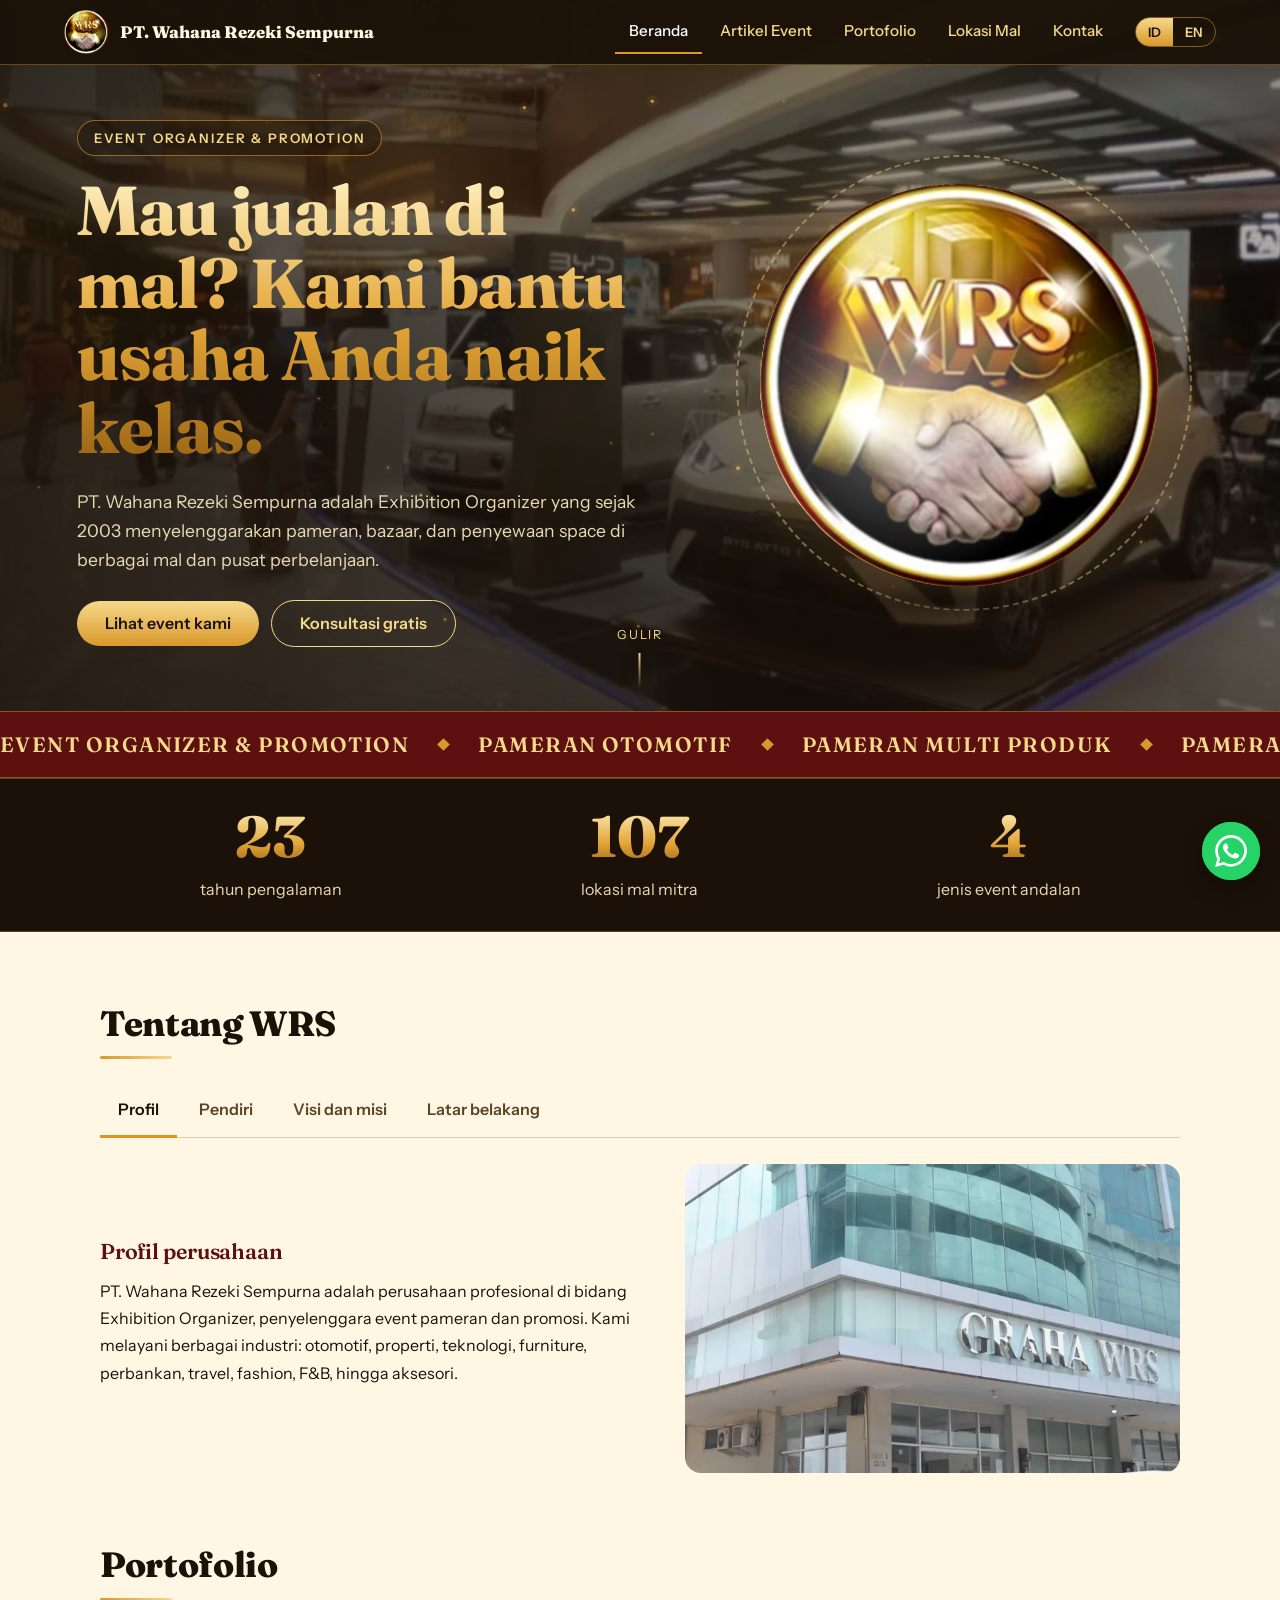
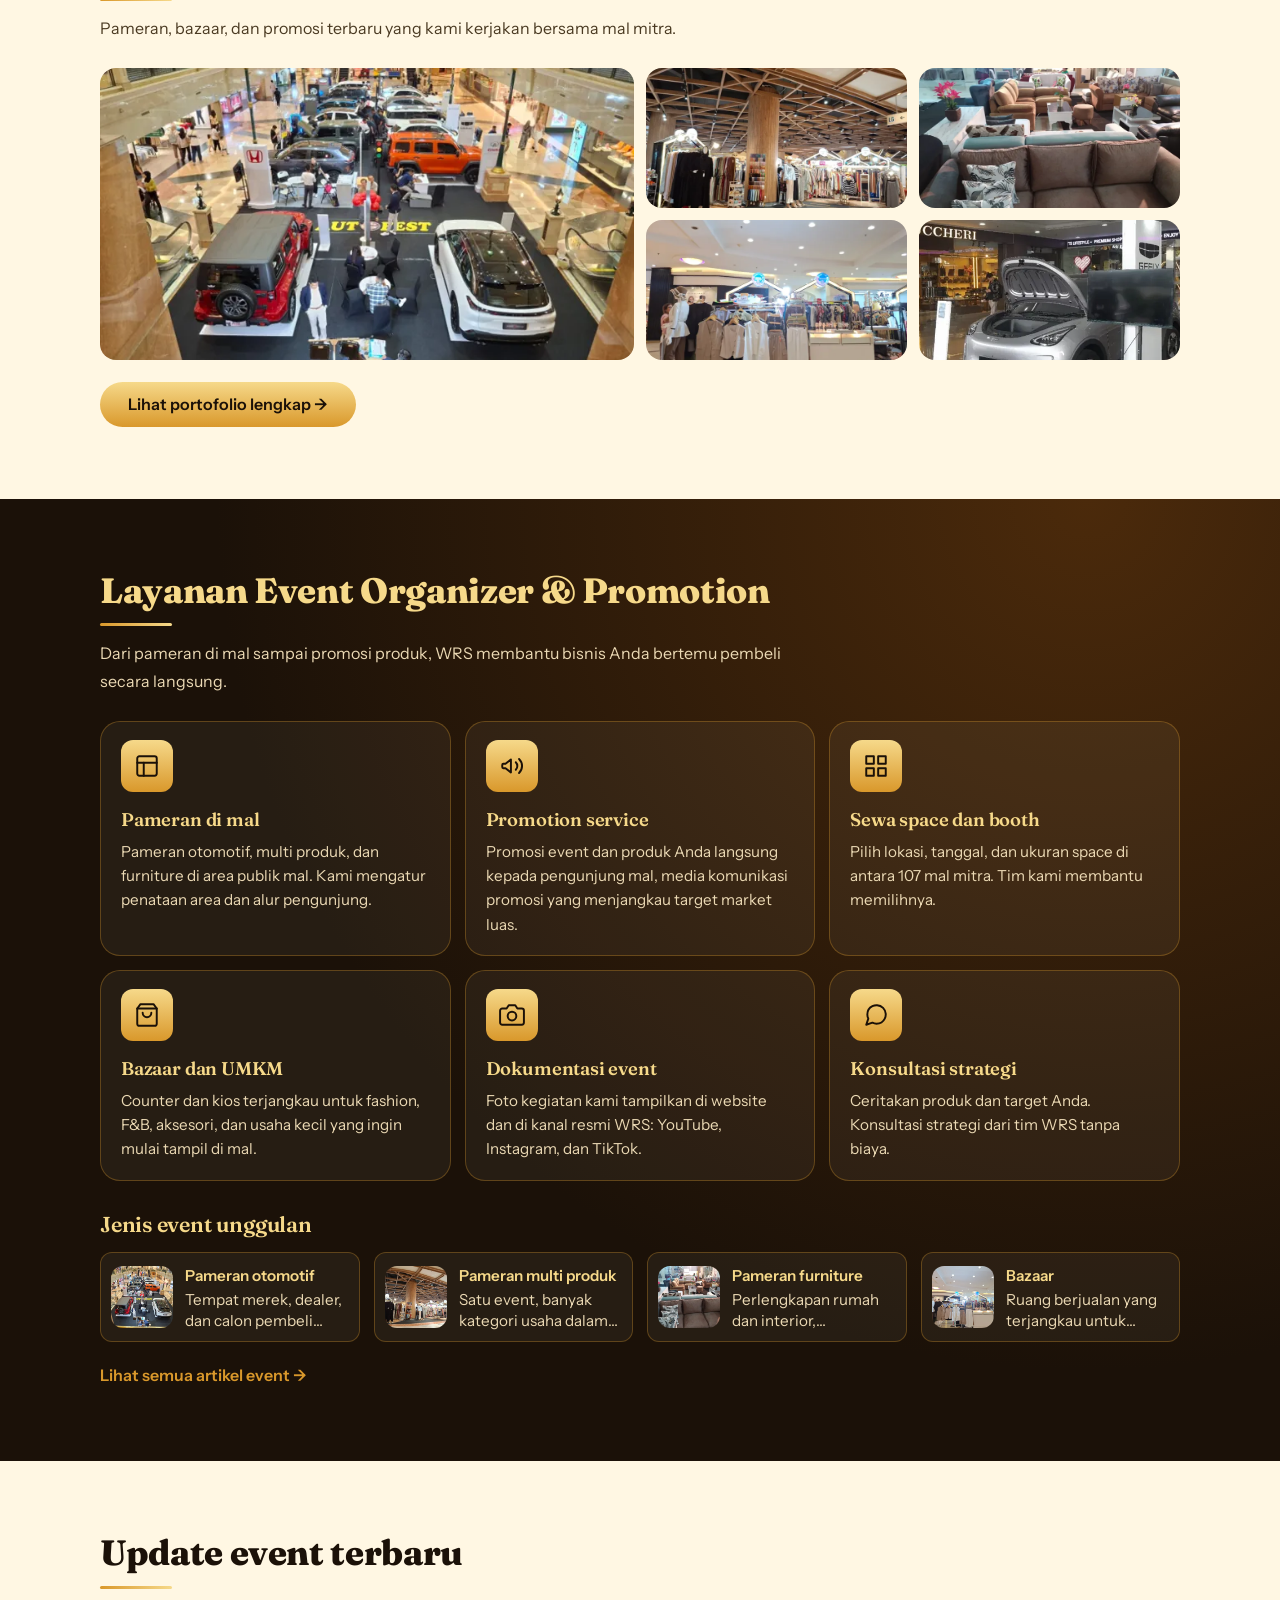
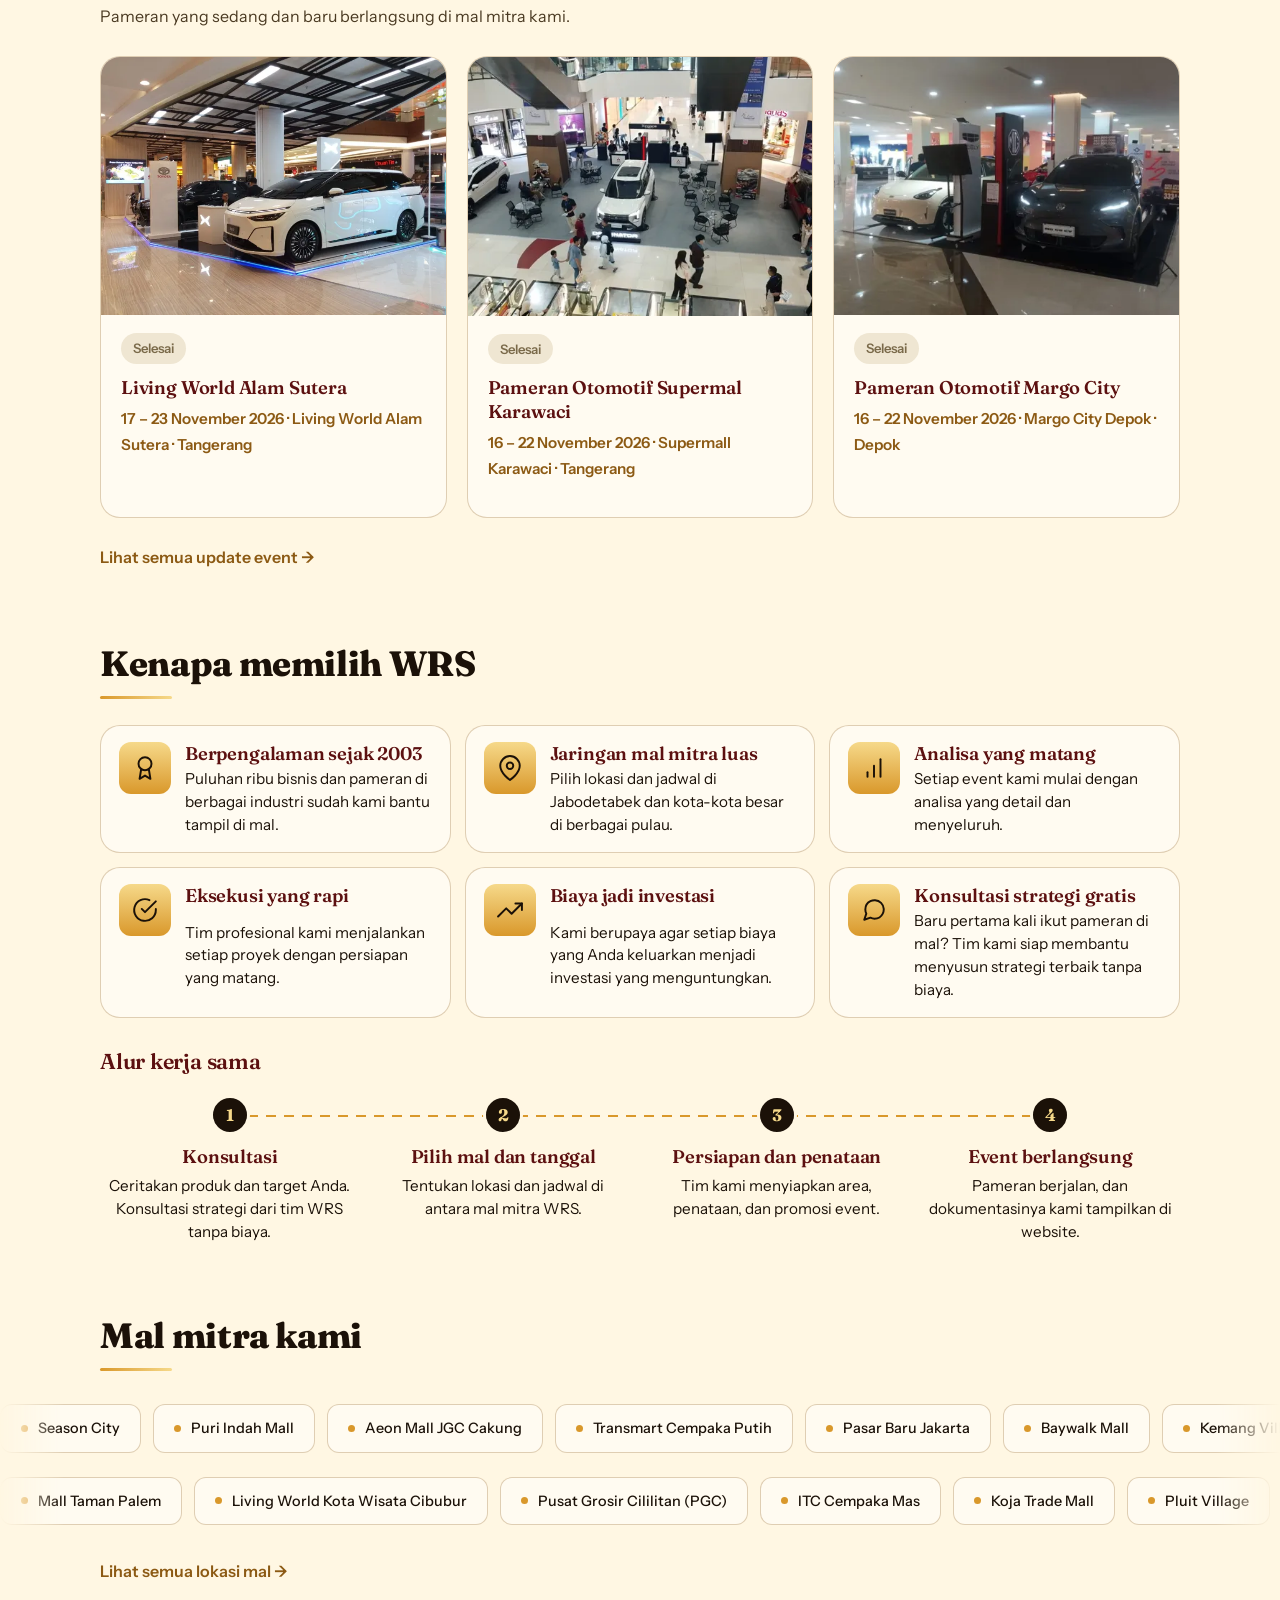
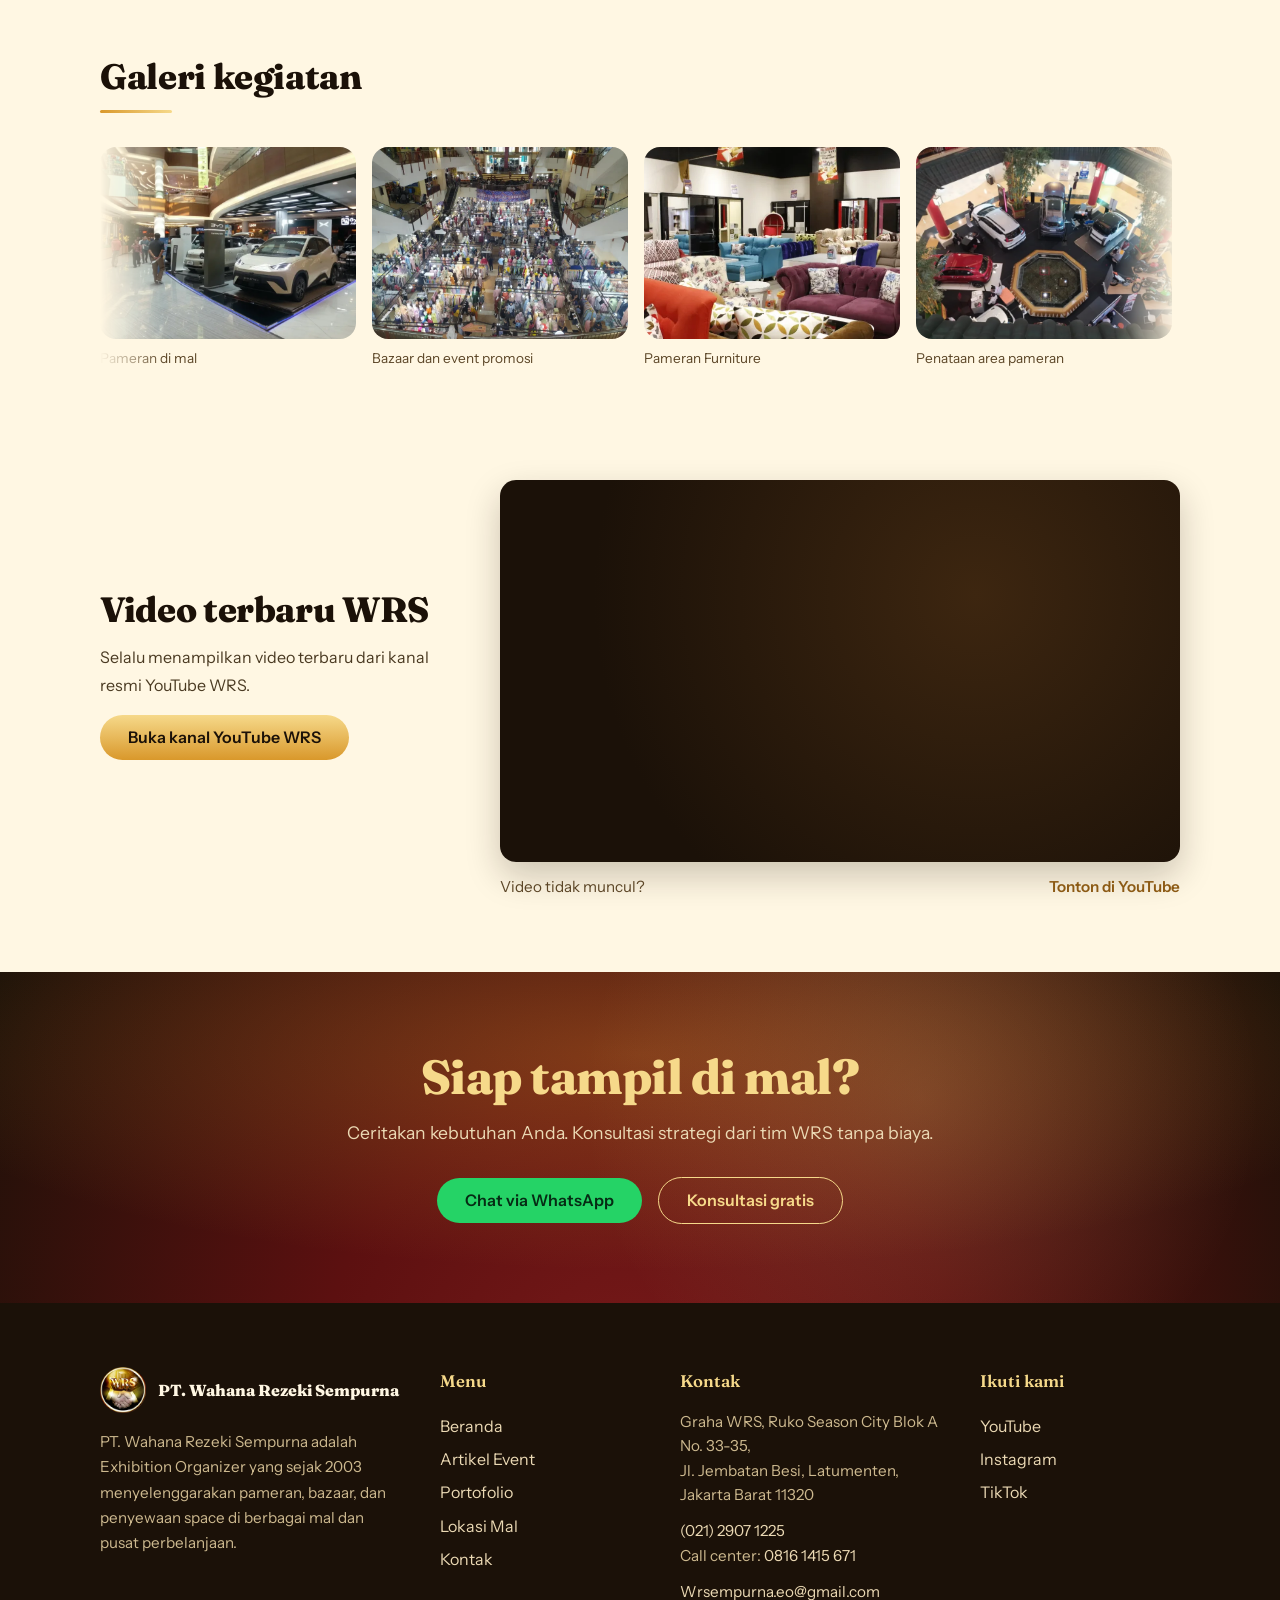
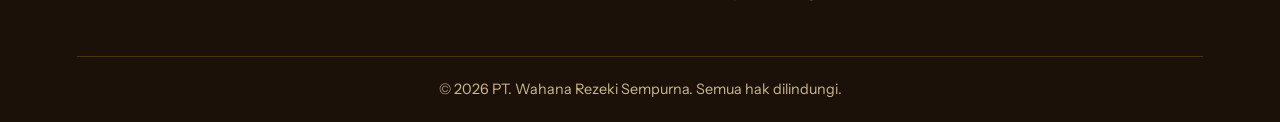
<file: docs/index.html>
<!DOCTYPE html>
<html lang="id">
<head>
<meta charset="utf-8">
<meta name="viewport" content="width=device-width, initial-scale=1">
<title>PT. Wahana Rezeki Sempurna</title>
<meta name="description" content="PT. Wahana Rezeki Sempurna adalah Exhibition Organizer yang sejak 2003 menyelenggarakan pameran, bazaar, dan penyewaan space di berbagai mal dan pusat perbelanjaan.">
<meta property="og:type" content="website"><meta property="og:title" content="PT. Wahana Rezeki Sempurna"><meta property="og:description" content="PT. Wahana Rezeki Sempurna adalah Exhibition Organizer yang sejak 2003 menyelenggarakan pameran, bazaar, dan penyewaan space di berbagai mal dan pusat perbelanjaan.">
<script>document.documentElement.classList.add("js")</script>
<link rel="icon" type="image/png" href="images/favicon.png">
<link rel="apple-touch-icon" href="images/favicon.png">
<link rel="preconnect" href="https://fonts.googleapis.com">
<link rel="preconnect" href="https://fonts.gstatic.com" crossorigin>
<link rel="stylesheet" href="https://fonts.googleapis.com/css2?family=Fraunces:opsz,wght@9..144,600;9..144,800&family=Instrument+Sans:wght@400;500;600&display=swap">
<link rel="stylesheet" href="assets/style.css?v=47d11991">
<script type="application/ld+json">{"@context": "https://schema.org", "@type": "Organization", "name": "PT. Wahana Rezeki Sempurna", "foundingDate": "2003", "description": "PT. Wahana Rezeki Sempurna adalah Exhibition Organizer yang sejak 2003 menyelenggarakan pameran, bazaar, dan penyewaan space di berbagai mal dan pusat perbelanjaan.", "inLanguage": "id", "email": "Wrsempurna.eo@gmail.com", "telephone": "(021) 2907 1225", "address": {"@type": "PostalAddress", "streetAddress": "Graha WRS, Ruko Season City Blok A No. 33-35, Jl. Jembatan Besi, Latumenten, Jakarta Barat 11320", "addressCountry": "ID"}, "sameAs": ["https://www.youtube.com/@wrseo3919", "https://www.instagram.com/eo.wrs.id", "https://www.tiktok.com/@wrs.eo"], "makesOffer": [{"@type": "Offer", "itemOffered": {"@type": "Service", "name": "Pameran di mal"}}, {"@type": "Offer", "itemOffered": {"@type": "Service", "name": "Promotion service"}}, {"@type": "Offer", "itemOffered": {"@type": "Service", "name": "Sewa space dan booth"}}, {"@type": "Offer", "itemOffered": {"@type": "Service", "name": "Bazaar dan UMKM"}}, {"@type": "Offer", "itemOffered": {"@type": "Service", "name": "Dokumentasi event"}}, {"@type": "Offer", "itemOffered": {"@type": "Service", "name": "Konsultasi strategi"}}]}</script>
</head>
<body data-t="{&quot;lb_tutup&quot;: &quot;Tutup&quot;, &quot;lb_sebelum&quot;: &quot;Foto sebelumnya&quot;, &quot;lb_sesudah&quot;: &quot;Foto berikutnya&quot;, &quot;lb_label&quot;: &quot;Tampilan foto&quot;, &quot;jumlah&quot;: &quot;{total} lokasi&quot;, &quot;jumlah_saring&quot;: &quot;{n} dari {total} lokasi&quot;, &quot;wa_awal&quot;: &quot;Halo WRS, saya &quot;, &quot;wa_dari&quot;: &quot; dari &quot;, &quot;wa_butuh&quot;: &quot;Kebutuhan: &quot;, &quot;st_akan&quot;: &quot;Akan datang&quot;, &quot;st_jalan&quot;: &quot;Sedang berlangsung&quot;, &quot;st_selesai&quot;: &quot;Selesai&quot;, &quot;foto_lihat&quot;: &quot;Lihat semua foto ({n})&quot;, &quot;foto_tutup&quot;: &quot;Tampilkan lebih sedikit&quot;, &quot;hasil&quot;: &quot;Menampilkan {a} dari {b} event&quot;, &quot;disalin&quot;: &quot;Tersalin&quot;, &quot;mengirim&quot;: &quot;Membuka WhatsApp...&quot;, &quot;wa_manual&quot;: &quot;WhatsApp tidak terbuka? Klik di sini.&quot;, &quot;n_mal&quot;: &quot;{n} mal&quot;, &quot;peta_gagal&quot;: &quot;Peta tidak dapat dimuat. Gunakan daftar mal di bawah.&quot;}">
<div class="progres" aria-hidden="true"></div>
<div class="nav"><a class="brand" href="index.html"><img src="images/logo-512.png" alt="Logo PT. Wahana Rezeki Sempurna"><span>PT. Wahana Rezeki Sempurna</span></a><nav class="links" id="menu-utama"><a href="index.html" class="on">Beranda</a><a href="event.html">Artikel Event</a><a href="portofolio.html">Portofolio</a><a href="lokasi.html">Lokasi Mal</a><a href="kontak.html">Kontak</a></nav><div class="lang" role="group" aria-label="Bahasa"><a href="index.html" lang="id" hreflang="id" title="Bahasa Indonesia" class="on" aria-current="true">ID</a><a href="en/index.html" lang="en" hreflang="en" title="English">EN</a></div><button class="burger" type="button" aria-label="Buka menu" aria-expanded="false" aria-controls="menu-utama"><span></span><span></span><span></span></button></div>
<main class="p-home">
<style>@keyframes herogeser{0%{opacity:0;transform:scale(1)}5%{opacity:1}20.00%{opacity:1}25.00%{opacity:0;transform:scale(1.1)}100%{opacity:0;transform:scale(1.1)}}</style>
<div class="hero hero-foto" data-partikel><span class="hero-bg" aria-hidden="true" style="--total:35s"><i style="background-image:url('images/home-1-1600.webp');animation-delay:0s"></i><i style="background-image:url('images/home-2-1600.webp');animation-delay:7s"></i><i style="background-image:url('images/home-3-1600.webp');animation-delay:14s"></i><i style="background-image:url('images/home-4-1600.webp');animation-delay:21s"></i><i style="background-image:url('images/home-5-1600.webp');animation-delay:28s"></i></span><div>
<span class="eyebrow">Event Organizer &amp; Promotion</span>
<h1>Mau jualan di mal? Kami bantu usaha Anda naik kelas.</h1>
<p>PT. Wahana Rezeki Sempurna adalah Exhibition Organizer yang sejak 2003 menyelenggarakan pameran, bazaar, dan penyewaan space di berbagai mal dan pusat perbelanjaan.</p>
<a class="btn gold" href="event.html">Lihat event kami</a><a class="btn line" href="kontak.html">Konsultasi gratis</a>
</div><div class="koin-wrap"><div class="koin"><span class="koin-cahaya"></span><span class="koin-cincin"></span><div class="koin-badan"><i style="--z:-8px"></i><i style="--z:-7px"></i><i style="--z:-6px"></i><i style="--z:-5px"></i><i style="--z:-4px"></i><i style="--z:-3px"></i><i style="--z:-2px"></i><i style="--z:-1px"></i><i style="--z:0px"></i><i style="--z:1px"></i><i style="--z:2px"></i><i style="--z:3px"></i><i style="--z:4px"></i><i style="--z:5px"></i><i style="--z:6px"></i><i style="--z:7px"></i><i style="--z:8px"></i><img class="koin-belakang" src="images/logo-512.png" alt=""><img class="koin-muka" src="images/logo-512.png" alt="Logo PT. Wahana Rezeki Sempurna"><span class="koin-kilau"></span></div><span class="koin-bayangan"></span></div></div>
<a class="scroll-cue" href="#stat"><span>Gulir</span><i></i></a></div>

<div class="ticker" aria-hidden="true"><div class="run" style="--dur:64s"><div class="run-track"><div class="run-set"><span class="tk">Event Organizer &amp; Promotion</span><span class="tk">Pameran otomotif</span><span class="tk">Pameran multi produk</span><span class="tk">Pameran furniture</span><span class="tk">Bazaar</span><span class="tk">Sejak 2003</span><span class="tk">107 mal mitra</span><span class="tk">Konsultasi strategi gratis</span><span class="tk">Event Organizer &amp; Promotion</span><span class="tk">Pameran otomotif</span><span class="tk">Pameran multi produk</span><span class="tk">Pameran furniture</span><span class="tk">Bazaar</span><span class="tk">Sejak 2003</span><span class="tk">107 mal mitra</span><span class="tk">Konsultasi strategi gratis</span></div><div class="run-set"><span class="tk">Event Organizer &amp; Promotion</span><span class="tk">Pameran otomotif</span><span class="tk">Pameran multi produk</span><span class="tk">Pameran furniture</span><span class="tk">Bazaar</span><span class="tk">Sejak 2003</span><span class="tk">107 mal mitra</span><span class="tk">Konsultasi strategi gratis</span><span class="tk">Event Organizer &amp; Promotion</span><span class="tk">Pameran otomotif</span><span class="tk">Pameran multi produk</span><span class="tk">Pameran furniture</span><span class="tk">Bazaar</span><span class="tk">Sejak 2003</span><span class="tk">107 mal mitra</span><span class="tk">Konsultasi strategi gratis</span></div></div></div></div>

<section class="stats" id="stat"><div class="inner"><div class="stat"><b data-n="23" data-akhiran="">23</b><span>tahun pengalaman</span></div><div class="stat"><b data-n="107" data-akhiran="">107</b><span>lokasi mal mitra</span></div><div class="stat"><b data-n="4" data-akhiran="">4</b><span>jenis event andalan</span></div></div></section>

<section class="sec tentang" id="tentang"><div class="inner"><h2>Tentang WRS</h2><div class="tabs-ui"><div class="tab-nav" role="tablist"><button class="tab-btn on" type="button" role="tab" id="tb-tentang-profil" aria-controls="tp-tentang-profil" aria-selected="true" tabindex="0">Profil</button><button class="tab-btn" type="button" role="tab" id="tb-tentang-pendiri" aria-controls="tp-tentang-pendiri" aria-selected="false" tabindex="-1">Pendiri</button><button class="tab-btn" type="button" role="tab" id="tb-tentang-visimisi" aria-controls="tp-tentang-visimisi" aria-selected="false" tabindex="-1">Visi dan misi</button><button class="tab-btn" type="button" role="tab" id="tb-tentang-latar" aria-controls="tp-tentang-latar" aria-selected="false" tabindex="-1">Latar belakang</button></div><div class="tab-panel on" role="tabpanel" id="tp-tentang-profil" aria-labelledby="tb-tentang-profil"><div class="t-profil"><div class="split-teks"><h3>Profil perusahaan</h3><p>PT. Wahana Rezeki Sempurna adalah perusahaan profesional di bidang Exhibition Organizer, penyelenggara event pameran dan promosi. Kami melayani berbagai industri: otomotif, properti, teknologi, furniture, perbankan, travel, fashion, F&amp;B, hingga aksesori.</p></div><img class="foto-about" src="images/profil.webp" alt="Profil perusahaan" loading="lazy"></div></div><div class="tab-panel" role="tabpanel" id="tp-tentang-pendiri" aria-labelledby="tb-tentang-pendiri"><div class="t-pendiri"><img class="potret" src="images/pendiri.webp" alt="Rizal Mulyana, S.E., M.B.A." loading="lazy"><div><h3>Rizal Mulyana, S.E., M.B.A.</h3><p class="jab">Direktur Utama</p><p>PT. Wahana Rezeki Sempurna atau yang biasa disingkat dengan PT. WRS dipimpin oleh Rizal Mulyana, S.E., M.B.A. sebagai Direktur Utama. Dengan pengalaman yang banyak, dibawah kepemimpinan Rizal Mulyana, PT. Wahana Rezeki Sempurna mampu bertahan dan terus mengembangkan usaha Event Organizer yang mewadahi banyak usaha UMKM. Rizal Mulyana mulai menekuni dunia bisnis ini sejak tahun 2000 an yang dimulai dari sewa menyewa ruang usaha untuk UMKM di ITC Mangga Dua.</p></div></div></div><div class="tab-panel" role="tabpanel" id="tp-tentang-visimisi" aria-labelledby="tb-tentang-visimisi"><div class="t-vm"><h3 class="vm-sub">Visi</h3><div class="vm-grid"><div class="vm-kartu"><h3>Worth it</h3><p>Memberikan event pameran yang berharga dan bermanfaat bagi mitra kami.</p></div><div class="vm-kartu"><h3>Reliable</h3><p>Mitra yang terpercaya dan dapat diandalkan.</p></div><div class="vm-kartu"><h3>Service</h3><p>Kami berupaya memberikan pelayanan yang terbaik.</p></div></div><h3 class="vm-sub">Misi</h3><ul class="misi"><li>Memberikan pelayanan jasa profesional demi tercapainya kesuksesan di setiap penyelenggaraan kegiatan Exhibition / pameran serta promotion service sehingga memberikan pencapaian hasil yang luar biasa bagi mitra kami.</li><li>Ikut membantu berpartisipasi meramaikan mall / gedung yang kami kelola sehingga meningkatkan penjualan, karena pameran adalah media komunikasi promosi yang efektif selain mampu menjangkau target market yang luas, dapat juga memberikan pesan komersial yang diinginkan.</li></ul></div></div><div class="tab-panel" role="tabpanel" id="tp-tentang-latar" aria-labelledby="tb-tentang-latar"><div class="t-latar"><h3>Latar Belakang Perusahaan</h3><div class="latar-teks"><p>PT Wahana Rezeki Sempurna, atau WRS, didirikan pada sekitar 2003 dan bergerak di bidang Exhibition Organizer dan jasa penyelenggaraan pameran/promosi. Namun, akar bisnisnya berawal dari aktivitas yang lebih sederhana, yaitu menyediakan dan menyewakan ruang usaha bagi para pelaku UMKM.</p><p>Rizal Mulyana, S.E., M.B.A., yang kemudian menjadi Direktur Utama WRS, mulai menekuni bisnis sejak awal 2000-an. Salah satu langkah awalnya adalah mengelola penyewaan ruang usaha bagi UMKM di ITC Mangga Dua, Jakarta. Dari kegiatan tersebut, ia melihat adanya kebutuhan besar dari pedagang kecil terhadap ruang usaha yang strategis di pusat-pusat perbelanjaan.</p></div></div></div></div></div></section>


<section class="sec porto-cuplik" id="portofolio"><div class="inner">
<h2>Portofolio</h2>
<p class="sub">Pameran, bazaar, dan promosi terbaru yang kami kerjakan bersama mal mitra.</p>
<div class="pf-grid" id="pf-grid-home"><figure class="pf-item" data-kat="otomotif"><img class="pf-img" src="images/otomotif-1-640.webp" data-besar="images/otomotif-1.webp" data-grup="pf-home" alt="Pameran otomotif" loading="lazy"><figcaption><span class="pf-tag">Otomotif</span><span>Pameran otomotif</span></figcaption></figure><figure class="pf-item" data-kat="multiproduk"><img class="pf-img" src="images/multiproduk-1-640.webp" data-besar="images/multiproduk-1.webp" data-grup="pf-home" alt="Pameran multi produk" loading="lazy"><figcaption><span class="pf-tag">Multi produk</span><span>Pameran multi produk</span></figcaption></figure><figure class="pf-item" data-kat="furniture"><img class="pf-img" src="images/furniture-1-640.webp" data-besar="images/furniture-1.webp" data-grup="pf-home" alt="Pameran furniture" loading="lazy"><figcaption><span class="pf-tag">Furniture</span><span>Pameran furniture</span></figcaption></figure><figure class="pf-item" data-kat="bazaar"><img class="pf-img" src="images/bazaar-1-640.webp" data-besar="images/bazaar-1.webp" data-grup="pf-home" alt="Bazaar" loading="lazy"><figcaption><span class="pf-tag">Bazaar</span><span>Bazaar</span></figcaption></figure><figure class="pf-item" data-kat="otomotif"><img class="pf-img" src="images/otomotif-2-640.webp" data-besar="images/otomotif-2.webp" data-grup="pf-home" alt="Pameran otomotif" loading="lazy"><figcaption><span class="pf-tag">Otomotif</span><span>Pameran otomotif</span></figcaption></figure></div>
<a class="btn gold porto-tombol" href="portofolio.html">Lihat portofolio lengkap →</a>
</div></section>



<section class="sec layanan lay-ringkas"><div class="inner">
<h2>Layanan Event Organizer &amp; Promotion</h2>
<p class="sub">Dari pameran di mal sampai promosi produk, WRS membantu bisnis Anda bertemu pembeli secara langsung.</p>
<div class="lay"><div class="lay-kartu"><span class="ikon"><svg viewBox="0 0 24 24" aria-hidden="true"><rect x="3" y="3" width="18" height="18" rx="2"/><line x1="3" y1="9" x2="21" y2="9"/><line x1="9" y1="21" x2="9" y2="9"/></svg></span><h3>Pameran di mal</h3><p>Pameran otomotif, multi produk, dan furniture di area publik mal. Kami mengatur penataan area dan alur pengunjung.</p></div><div class="lay-kartu"><span class="ikon"><svg viewBox="0 0 24 24" aria-hidden="true"><path d="M3 11v2a1 1 0 0 0 1 1h2l5 4V6L6 10H4a1 1 0 0 0-1 1z"/><path d="M15.5 8.5a5 5 0 0 1 0 7"/><path d="M18.5 5.5a9 9 0 0 1 0 13"/></svg></span><h3>Promotion service</h3><p>Promosi event dan produk Anda langsung kepada pengunjung mal, media komunikasi promosi yang menjangkau target market luas.</p></div><div class="lay-kartu"><span class="ikon"><svg viewBox="0 0 24 24" aria-hidden="true"><rect x="3" y="3" width="7" height="7"/><rect x="14" y="3" width="7" height="7"/><rect x="14" y="14" width="7" height="7"/><rect x="3" y="14" width="7" height="7"/></svg></span><h3>Sewa space dan booth</h3><p>Pilih lokasi, tanggal, dan ukuran space di antara 107 mal mitra. Tim kami membantu memilihnya.</p></div><div class="lay-kartu"><span class="ikon"><svg viewBox="0 0 24 24" aria-hidden="true"><path d="M6 2 3 6v14a2 2 0 0 0 2 2h14a2 2 0 0 0 2-2V6l-3-4z"/><line x1="3" y1="6" x2="21" y2="6"/><path d="M16 10a4 4 0 0 1-8 0"/></svg></span><h3>Bazaar dan UMKM</h3><p>Counter dan kios terjangkau untuk fashion, F&amp;B, aksesori, dan usaha kecil yang ingin mulai tampil di mal.</p></div><div class="lay-kartu"><span class="ikon"><svg viewBox="0 0 24 24" aria-hidden="true"><path d="M23 19a2 2 0 0 1-2 2H3a2 2 0 0 1-2-2V8a2 2 0 0 1 2-2h4l2-3h6l2 3h4a2 2 0 0 1 2 2z"/><circle cx="12" cy="13" r="4"/></svg></span><h3>Dokumentasi event</h3><p>Foto kegiatan kami tampilkan di website dan di kanal resmi WRS: YouTube, Instagram, dan TikTok.</p></div><div class="lay-kartu"><span class="ikon"><svg viewBox="0 0 24 24" aria-hidden="true"><path d="M21 11.5a8.4 8.4 0 0 1-.9 3.8 8.5 8.5 0 0 1-7.6 4.7 8.4 8.4 0 0 1-3.8-.9L3 21l1.9-5.7a8.4 8.4 0 0 1-.9-3.8 8.5 8.5 0 0 1 4.7-7.6 8.4 8.4 0 0 1 3.8-.9h.5a8.5 8.5 0 0 1 8 8z"/></svg></span><h3>Konsultasi strategi</h3><p>Ceritakan produk dan target Anda. Konsultasi strategi dari tim WRS tanpa biaya.</p></div></div>
<h3 class="lay-jenis">Jenis event unggulan</h3>
<div class="jenis-mini-grid"><a class="jenis-mini" href="event.html#pameran-otomotif"><img src="images/otomotif-1-640.webp" alt="" loading="lazy"><span><b>Pameran otomotif</b><i>Tempat merek, dealer, dan calon pembeli bertemu langsung di area publik mal.</i></span></a><a class="jenis-mini" href="event.html#pameran-multi-produk"><img src="images/multiproduk-1-640.webp" alt="" loading="lazy"><span><b>Pameran multi produk</b><i>Satu event, banyak kategori usaha dalam satu area pameran.</i></span></a><a class="jenis-mini" href="event.html#pameran-furniture"><img src="images/furniture-1-640.webp" alt="" loading="lazy"><span><b>Pameran furniture</b><i>Perlengkapan rumah dan interior, dipamerkan langsung kepada calon pembeli.</i></span></a><a class="jenis-mini" href="event.html#bazaar"><img src="images/bazaar-1-640.webp" alt="" loading="lazy"><span><b>Bazaar</b><i>Ruang berjualan yang terjangkau untuk fashion, F&amp;B, aksesori, dan usaha kecil.</i></span></a></div>
<a class="lihat-semua" href="event.html">Lihat semua artikel event →</a>
</div></section>



<section class="sec"><div class="inner">
<h2>Update event terbaru</h2>
<p class="sub">Pameran yang sedang dan baru berlangsung di mal mitra kami.</p>
<div class="upd-mini-grid" data-n="3"><a class="upd-mini" href="event.html#update-2026-11-17-living-world-alam-sutera" data-mulai="2026-11-17" data-selesai="2026-11-23"><img class="upd-mini-foto" src="images/u-2026-11-17-living-world-alam-sutera-01-k.webp" alt="Living World Alam Sutera" loading="lazy"><span class="upd-mini-isi"><span class="badge st-jalan">Sedang berlangsung</span><h3>Living World Alam Sutera</h3><p class="upd-mini-meta">17 – 23 November 2026 · Living World Alam Sutera · Tangerang</p></span></a><a class="upd-mini" href="event.html#update-2026-11-16-supermall-karawaci" data-mulai="2026-11-16" data-selesai="2026-11-22"><img class="upd-mini-foto" src="images/u-2026-11-16-supermall-karawaci-01-k.webp" alt="Pameran Otomotif Supermal Karawaci" loading="lazy"><span class="upd-mini-isi"><span class="badge st-jalan">Sedang berlangsung</span><h3>Pameran Otomotif Supermal Karawaci</h3><p class="upd-mini-meta">16 – 22 November 2026 · Supermall Karawaci · Tangerang</p></span></a><a class="upd-mini" href="event.html#update-2026-11-16-margo-city-depok" data-mulai="2026-11-16" data-selesai="2026-11-22"><img class="upd-mini-foto" src="images/u-2026-11-16-margo-city-depok-01-k.webp" alt="Pameran Otomotif Margo City" loading="lazy"><span class="upd-mini-isi"><span class="badge st-jalan">Sedang berlangsung</span><h3>Pameran Otomotif Margo City</h3><p class="upd-mini-meta">16 – 22 November 2026 · Margo City Depok · Depok</p></span></a></div>
<a class="lihat-semua" href="event.html">Lihat semua update event →</a>
</div></section>



<section class="sec kenapa"><div class="inner">
<h2>Kenapa memilih WRS</h2>
<div class="alasan"><div class="alasan-kartu"><span class="ikon"><svg viewBox="0 0 24 24" aria-hidden="true"><circle cx="12" cy="8" r="6"/><path d="M15.5 12.9 17 22l-5-3-5 3 1.5-9.1"/></svg></span><h3>Berpengalaman sejak 2003</h3><p>Puluhan ribu bisnis dan pameran di berbagai industri sudah kami bantu tampil di mal.</p></div><div class="alasan-kartu"><span class="ikon"><svg viewBox="0 0 24 24" aria-hidden="true"><path d="M21 10c0 7-9 13-9 13s-9-6-9-13a9 9 0 0 1 18 0z"/><circle cx="12" cy="10" r="3"/></svg></span><h3>Jaringan mal mitra luas</h3><p>Pilih lokasi dan jadwal di Jabodetabek dan kota-kota besar di berbagai pulau.</p></div><div class="alasan-kartu"><span class="ikon"><svg viewBox="0 0 24 24" aria-hidden="true"><line x1="12" y1="20" x2="12" y2="10"/><line x1="18" y1="20" x2="18" y2="4"/><line x1="6" y1="20" x2="6" y2="16"/></svg></span><h3>Analisa yang matang</h3><p>Setiap event kami mulai dengan analisa yang detail dan menyeluruh.</p></div><div class="alasan-kartu"><span class="ikon"><svg viewBox="0 0 24 24" aria-hidden="true"><path d="M22 11.1V12a10 10 0 1 1-5.9-9.1"/><polyline points="22 4 12 14 9 11"/></svg></span><h3>Eksekusi yang rapi</h3><p>Tim profesional kami menjalankan setiap proyek dengan persiapan yang matang.</p></div><div class="alasan-kartu"><span class="ikon"><svg viewBox="0 0 24 24" aria-hidden="true"><polyline points="23 6 13.5 15.5 8.5 10.5 1 18"/><polyline points="17 6 23 6 23 12"/></svg></span><h3>Biaya jadi investasi</h3><p>Kami berupaya agar setiap biaya yang Anda keluarkan menjadi investasi yang menguntungkan.</p></div><div class="alasan-kartu"><span class="ikon"><svg viewBox="0 0 24 24" aria-hidden="true"><path d="M21 11.5a8.4 8.4 0 0 1-.9 3.8 8.5 8.5 0 0 1-7.6 4.7 8.4 8.4 0 0 1-3.8-.9L3 21l1.9-5.7a8.4 8.4 0 0 1-.9-3.8 8.5 8.5 0 0 1 4.7-7.6 8.4 8.4 0 0 1 3.8-.9h.5a8.5 8.5 0 0 1 8 8z"/></svg></span><h3>Konsultasi strategi gratis</h3><p>Baru pertama kali ikut pameran di mal? Tim kami siap membantu menyusun strategi terbaik tanpa biaya.</p></div></div>
<h3 class="alur-judul">Alur kerja sama</h3>
<div class="alur"><div class="langkah"><b>1</b><h3>Konsultasi</h3><p>Ceritakan produk dan target Anda. Konsultasi strategi dari tim WRS tanpa biaya.</p></div><div class="langkah"><b>2</b><h3>Pilih mal dan tanggal</h3><p>Tentukan lokasi dan jadwal di antara mal mitra WRS.</p></div><div class="langkah"><b>3</b><h3>Persiapan dan penataan</h3><p>Tim kami menyiapkan area, penataan, dan promosi event.</p></div><div class="langkah"><b>4</b><h3>Event berlangsung</h3><p>Pameran berjalan, dan dokumentasinya kami tampilkan di website.</p></div></div>
</div></section>



<section class="sec mitra"><div class="inner">
<h2>Mal mitra kami</h2>
</div>
<div class="run" style="--dur:63s" aria-hidden="true"><div class="run-track"><div class="run-set"><span class="mitra-chip">Season City</span><span class="mitra-chip">Puri Indah Mall</span><span class="mitra-chip">Aeon Mall JGC Cakung</span><span class="mitra-chip">Transmart Cempaka Putih</span><span class="mitra-chip">Pasar Baru Jakarta</span><span class="mitra-chip">Baywalk Mall</span><span class="mitra-chip">Kemang Village</span><span class="mitra-chip">Mall Ambassador</span><span class="mitra-chip">Bekasi Trade Center</span><span class="mitra-chip">Aeon Mall BSD</span><span class="mitra-chip">ITC BSD</span><span class="mitra-chip">Margo City Depok</span><span class="mitra-chip">Aeon Mall Sentul City</span><span class="mitra-chip">Cibinong City Mall</span><span class="mitra-chip">Botanica Bandung</span><span class="mitra-chip">Paskal 23 Mall Bandung</span><span class="mitra-chip">Palembang Icon</span><span class="mitra-chip">TSM Makassar</span><span class="mitra-chip">Central Plaza Lampung</span><span class="mitra-chip">Transmart Pangkal Pinang</span><span class="mitra-chip">Pakuwon City Mall Surabaya</span></div><div class="run-set"><span class="mitra-chip">Season City</span><span class="mitra-chip">Puri Indah Mall</span><span class="mitra-chip">Aeon Mall JGC Cakung</span><span class="mitra-chip">Transmart Cempaka Putih</span><span class="mitra-chip">Pasar Baru Jakarta</span><span class="mitra-chip">Baywalk Mall</span><span class="mitra-chip">Kemang Village</span><span class="mitra-chip">Mall Ambassador</span><span class="mitra-chip">Bekasi Trade Center</span><span class="mitra-chip">Aeon Mall BSD</span><span class="mitra-chip">ITC BSD</span><span class="mitra-chip">Margo City Depok</span><span class="mitra-chip">Aeon Mall Sentul City</span><span class="mitra-chip">Cibinong City Mall</span><span class="mitra-chip">Botanica Bandung</span><span class="mitra-chip">Paskal 23 Mall Bandung</span><span class="mitra-chip">Palembang Icon</span><span class="mitra-chip">TSM Makassar</span><span class="mitra-chip">Central Plaza Lampung</span><span class="mitra-chip">Transmart Pangkal Pinang</span><span class="mitra-chip">Pakuwon City Mall Surabaya</span></div></div></div><div class="run balik" style="--dur:63s" aria-hidden="true"><div class="run-track"><div class="run-set"><span class="mitra-chip">Mall Taman Palem</span><span class="mitra-chip">Living World Kota Wisata Cibubur</span><span class="mitra-chip">Pusat Grosir Cililitan (PGC)</span><span class="mitra-chip">ITC Cempaka Mas</span><span class="mitra-chip">Koja Trade Mall</span><span class="mitra-chip">Pluit Village</span><span class="mitra-chip">Aeon Mall Tanjung Barat</span><span class="mitra-chip">Revo Mall Bekasi</span><span class="mitra-chip">CyberPark Bekasi</span><span class="mitra-chip">Bintaro Plaza</span><span class="mitra-chip">The Park Sawangan</span><span class="mitra-chip">Depok Town Square</span><span class="mitra-chip">Botani Square Bogor</span><span class="mitra-chip">Mall of Serang</span><span class="mitra-chip">Summarecon Mall Bandung</span><span class="mitra-chip">Palembang Square</span><span class="mitra-chip">Palembang Indah Mall</span><span class="mitra-chip">Transmart Kawanua Manado</span><span class="mitra-chip">Transmart Padang</span><span class="mitra-chip">Kaza Mall Surabaya</span><span class="mitra-chip">Unimas District Sidoarjo</span></div><div class="run-set"><span class="mitra-chip">Mall Taman Palem</span><span class="mitra-chip">Living World Kota Wisata Cibubur</span><span class="mitra-chip">Pusat Grosir Cililitan (PGC)</span><span class="mitra-chip">ITC Cempaka Mas</span><span class="mitra-chip">Koja Trade Mall</span><span class="mitra-chip">Pluit Village</span><span class="mitra-chip">Aeon Mall Tanjung Barat</span><span class="mitra-chip">Revo Mall Bekasi</span><span class="mitra-chip">CyberPark Bekasi</span><span class="mitra-chip">Bintaro Plaza</span><span class="mitra-chip">The Park Sawangan</span><span class="mitra-chip">Depok Town Square</span><span class="mitra-chip">Botani Square Bogor</span><span class="mitra-chip">Mall of Serang</span><span class="mitra-chip">Summarecon Mall Bandung</span><span class="mitra-chip">Palembang Square</span><span class="mitra-chip">Palembang Indah Mall</span><span class="mitra-chip">Transmart Kawanua Manado</span><span class="mitra-chip">Transmart Padang</span><span class="mitra-chip">Kaza Mall Surabaya</span><span class="mitra-chip">Unimas District Sidoarjo</span></div></div></div>
<div class="inner"><a class="lihat-semua" href="lokasi.html">Lihat semua lokasi mal →</a></div>
</section>


<section class="sec galeri-kegiatan"><div class="inner">
<h2>Galeri kegiatan</h2>
<div class="marquee" style="--dur:36s">
<div class="track"><div class="set"><figure class="gal"><img class="gal-img" src="images/home-1.webp" alt="Pameran di mal"><figcaption>Pameran di mal</figcaption></figure><figure class="gal"><img class="gal-img" src="images/home-2.webp" alt="Bazaar dan event promosi"><figcaption>Bazaar dan event promosi</figcaption></figure><figure class="gal"><img class="gal-img" src="images/home-3.webp" alt="Pameran Furniture"><figcaption>Pameran Furniture</figcaption></figure><figure class="gal"><img class="gal-img" src="images/home-4.webp" alt="Penataan area pameran"><figcaption>Penataan area pameran</figcaption></figure><figure class="gal"><img class="gal-img" src="images/home-5.webp" alt="Kerja sama dengan mal mitra"><figcaption>Kerja sama dengan mal mitra</figcaption></figure><figure class="gal"><img class="gal-img" src="images/home-6.webp" alt="Pengunjung event"><figcaption>Pengunjung event</figcaption></figure></div><div class="set" aria-hidden="true"><figure class="gal"><img class="gal-img" src="images/home-1.webp" alt="Pameran di mal"><figcaption>Pameran di mal</figcaption></figure><figure class="gal"><img class="gal-img" src="images/home-2.webp" alt="Bazaar dan event promosi"><figcaption>Bazaar dan event promosi</figcaption></figure><figure class="gal"><img class="gal-img" src="images/home-3.webp" alt="Pameran Furniture"><figcaption>Pameran Furniture</figcaption></figure><figure class="gal"><img class="gal-img" src="images/home-4.webp" alt="Penataan area pameran"><figcaption>Penataan area pameran</figcaption></figure><figure class="gal"><img class="gal-img" src="images/home-5.webp" alt="Kerja sama dengan mal mitra"><figcaption>Kerja sama dengan mal mitra</figcaption></figure><figure class="gal"><img class="gal-img" src="images/home-6.webp" alt="Pengunjung event"><figcaption>Pengunjung event</figcaption></figure></div></div>
</div>
</div></section>

<section class="sec video-sec video-ringkas"><div class="inner vid-kolom">
<div class="vid-teks"><h2>Video terbaru WRS</h2><p class="sub">Selalu menampilkan video terbaru dari kanal resmi YouTube WRS.</p><p class="vid-kanal"><a class="btn gold" href="https://www.youtube.com/@wrseo3919" target="_blank" rel="noopener">Buka kanal YouTube WRS</a></p></div>
<div class="vid-isi"><div class="vids solo"><figure class="vid vid-otomatis"><iframe class="vid-frame" src="https://www.youtube-nocookie.com/embed/videoseries?list=UU9suvWOPsqNR4R4yg9ghJiw&rel=0&modestbranding=1&playsinline=1" title="Video terbaru WRS" loading="lazy" allow="autoplay; encrypted-media; picture-in-picture; fullscreen" allowfullscreen referrerpolicy="strict-origin-when-cross-origin"></iframe><figcaption><span>Video tidak muncul?</span><a href="https://www.youtube.com/@wrseo3919" target="_blank" rel="noopener">Tonton di YouTube</a></figcaption></figure></div></div>
</div></section>


<section class="cta" data-partikel><div class="inner">
<h2>Siap tampil di mal?</h2>
<p>Ceritakan kebutuhan Anda. Konsultasi strategi dari tim WRS tanpa biaya.</p>
<div><a class="btn wa" href="https://wa.me/628161415671?text=Halo+WRS%2C+saya+ingin+bertanya+tentang+pameran+atau+sewa+space+di+mal." target="_blank" rel="noopener">Chat via WhatsApp</a><a class="btn line" href="kontak.html">Konsultasi gratis</a></div>
</div></section>

</main>
<footer class="foot-besar"><div class="inner foot-grid">
<div class="foot-merek"><a class="foot-logo" href="index.html"><img src="images/logo-512.png" alt="Logo PT. Wahana Rezeki Sempurna"><span>PT. Wahana Rezeki Sempurna</span></a>
<p>PT. Wahana Rezeki Sempurna adalah Exhibition Organizer yang sejak 2003 menyelenggarakan pameran, bazaar, dan penyewaan space di berbagai mal dan pusat perbelanjaan.</p></div>
<div class="foot-kol"><h4>Menu</h4><a href="index.html">Beranda</a><a href="event.html">Artikel Event</a><a href="portofolio.html">Portofolio</a><a href="lokasi.html">Lokasi Mal</a><a href="kontak.html">Kontak</a></div>
<div class="foot-kol"><h4>Kontak</h4><p>Graha WRS, Ruko Season City Blok A No. 33-35,<br>Jl. Jembatan Besi, Latumenten, Jakarta Barat 11320</p><p><a href="tel:02129071225">(021) 2907 1225</a><br>Call center: <a href="tel:08161415671">0816 1415 671</a></p><p><a href="mailto:Wrsempurna.eo@gmail.com">Wrsempurna.eo@gmail.com</a></p></div>
<div class="foot-kol"><h4>Ikuti kami</h4><a href="https://www.youtube.com/@wrseo3919" target="_blank" rel="noopener">YouTube</a><a href="https://www.instagram.com/eo.wrs.id" target="_blank" rel="noopener">Instagram</a><a href="https://www.tiktok.com/@wrs.eo" target="_blank" rel="noopener">TikTok</a></div>
</div><div class="foot-bawah"><div class="inner"><span>© 2026 PT. Wahana Rezeki Sempurna. Semua hak dilindungi.</span></div></div></footer>
<button class="ke-atas" type="button" aria-label="Kembali ke atas"><svg viewBox="0 0 24 24" aria-hidden="true"><polyline points="18 15 12 9 6 15"/></svg></button>
<a class="wa-float" href="https://wa.me/628161415671?text=Halo+WRS%2C+saya+ingin+bertanya+tentang+pameran+atau+sewa+space+di+mal." target="_blank" rel="noopener" aria-label="Chat WhatsApp"><svg viewBox="0 0 24 24" width="32" height="32" aria-hidden="true"><path d="M17.472 14.382c-.297-.149-1.758-.867-2.03-.967-.273-.099-.471-.148-.67.15-.197.297-.767.966-.94 1.164-.173.199-.347.223-.644.075-.297-.15-1.255-.463-2.39-1.475-.883-.788-1.48-1.761-1.653-2.059-.173-.297-.018-.458.13-.606.134-.133.298-.347.446-.52.149-.174.198-.298.298-.497.099-.198.05-.371-.025-.52-.075-.149-.669-1.612-.916-2.207-.242-.579-.487-.5-.669-.51-.173-.008-.371-.01-.57-.01-.198 0-.52.074-.792.372-.272.297-1.04 1.016-1.04 2.479 0 1.462 1.065 2.875 1.213 3.074.149.198 2.096 3.2 5.077 4.487.709.306 1.262.489 1.694.625.712.227 1.36.195 1.871.118.571-.085 1.758-.719 2.006-1.413.248-.694.248-1.289.173-1.413-.074-.124-.272-.198-.57-.347m-5.421 7.403h-.004a9.87 9.87 0 01-5.031-1.378l-.361-.214-3.741.982.998-3.648-.235-.374a9.86 9.86 0 01-1.51-5.26c.001-5.45 4.436-9.884 9.888-9.884 2.64 0 5.122 1.03 6.988 2.898a9.825 9.825 0 012.893 6.994c-.003 5.45-4.437 9.884-9.885 9.884m8.413-18.297A11.815 11.815 0 0012.05 0C5.495 0 .16 5.335.157 11.892c0 2.096.547 4.142 1.588 5.945L.057 24l6.305-1.654a11.882 11.882 0 005.683 1.448h.005c6.554 0 11.89-5.335 11.893-11.893a11.821 11.821 0 00-3.48-8.413z"/></svg></a>
<script src="assets/app.js?v=5fd77bdc" defer></script>
</body>
</html>
</file>
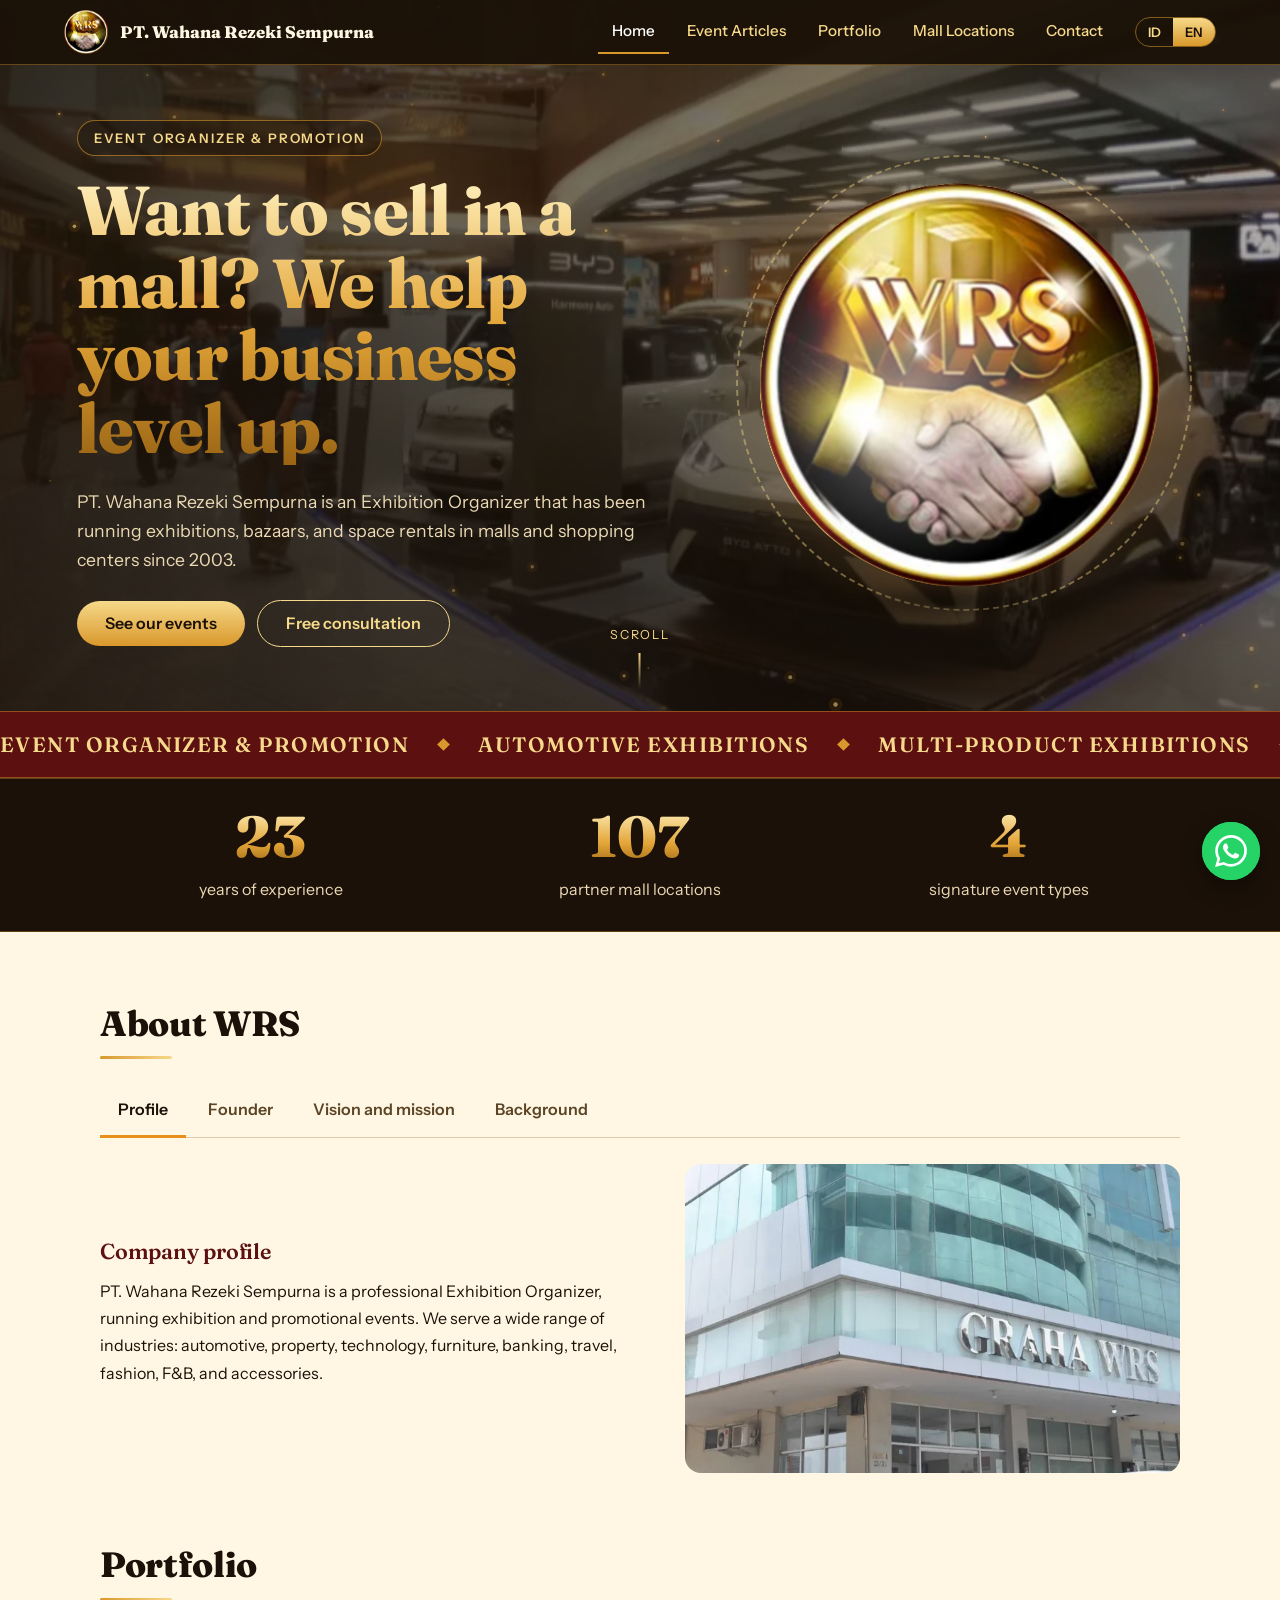
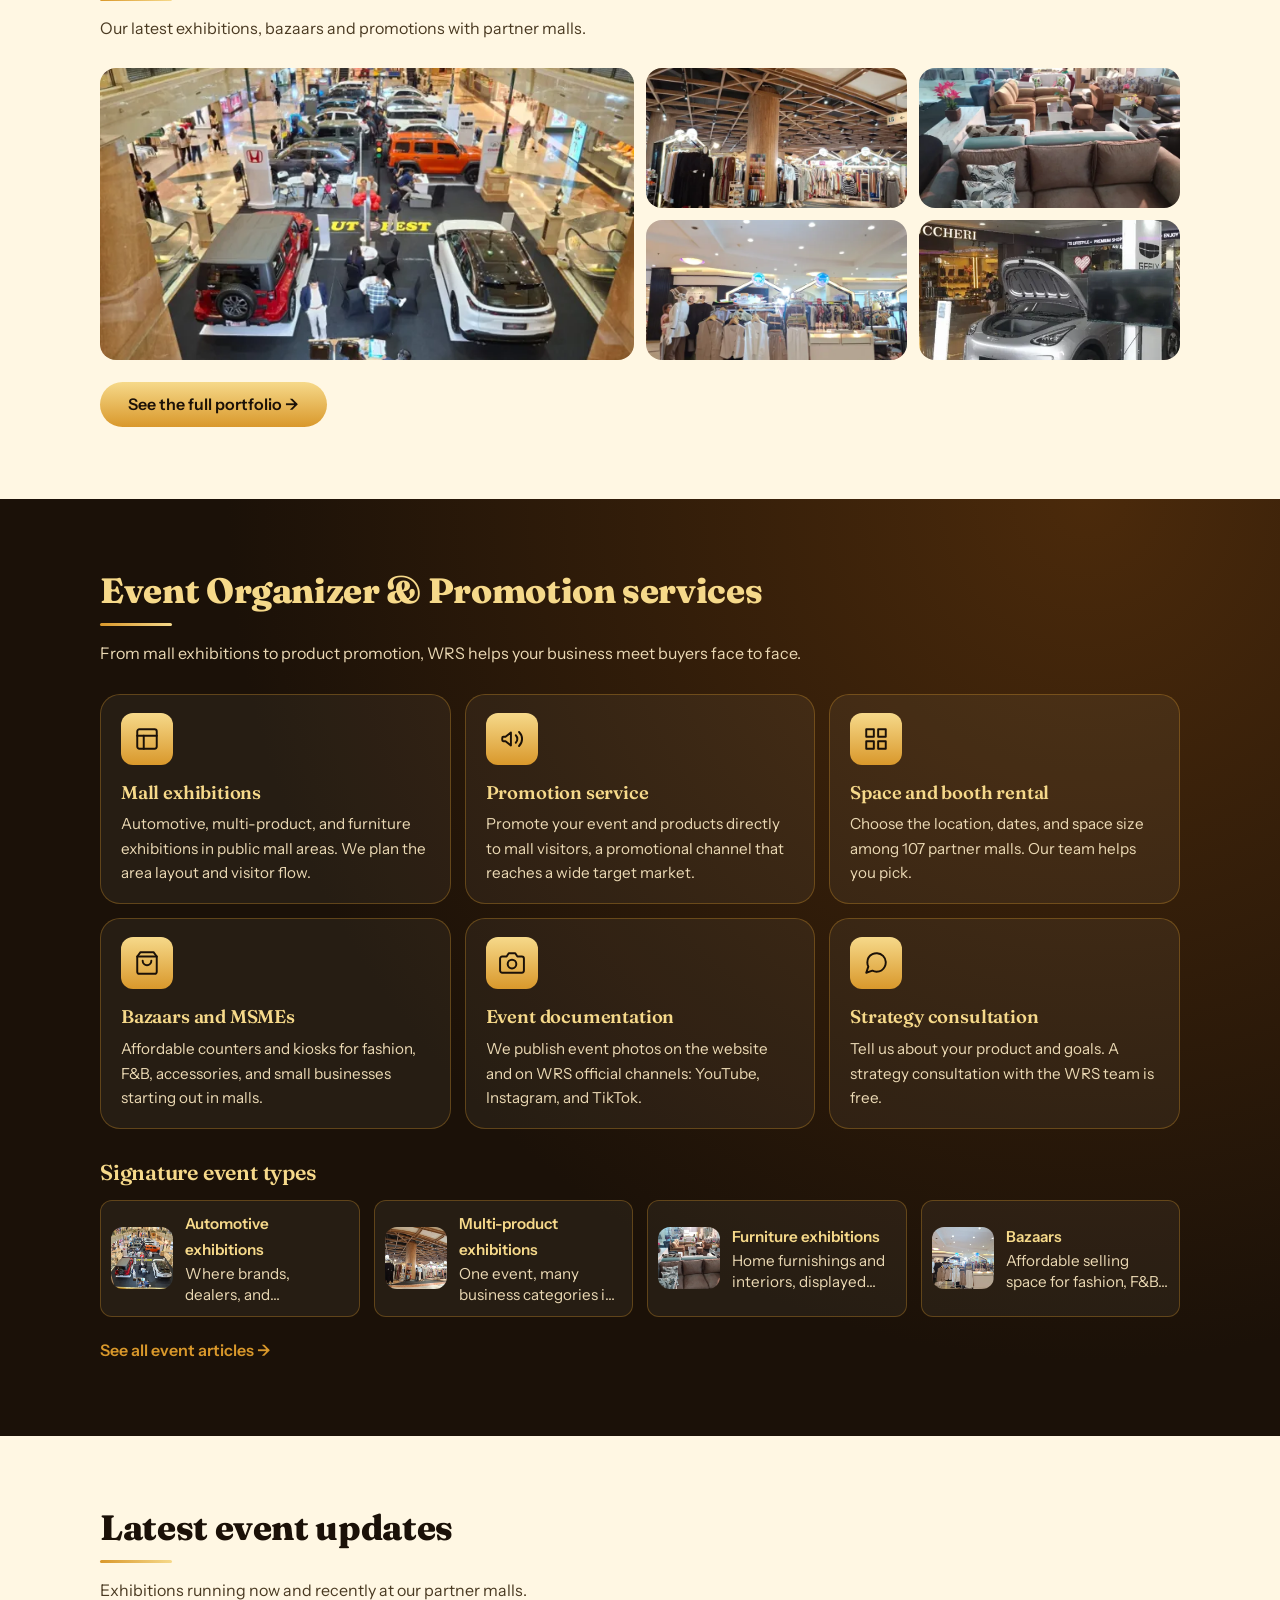
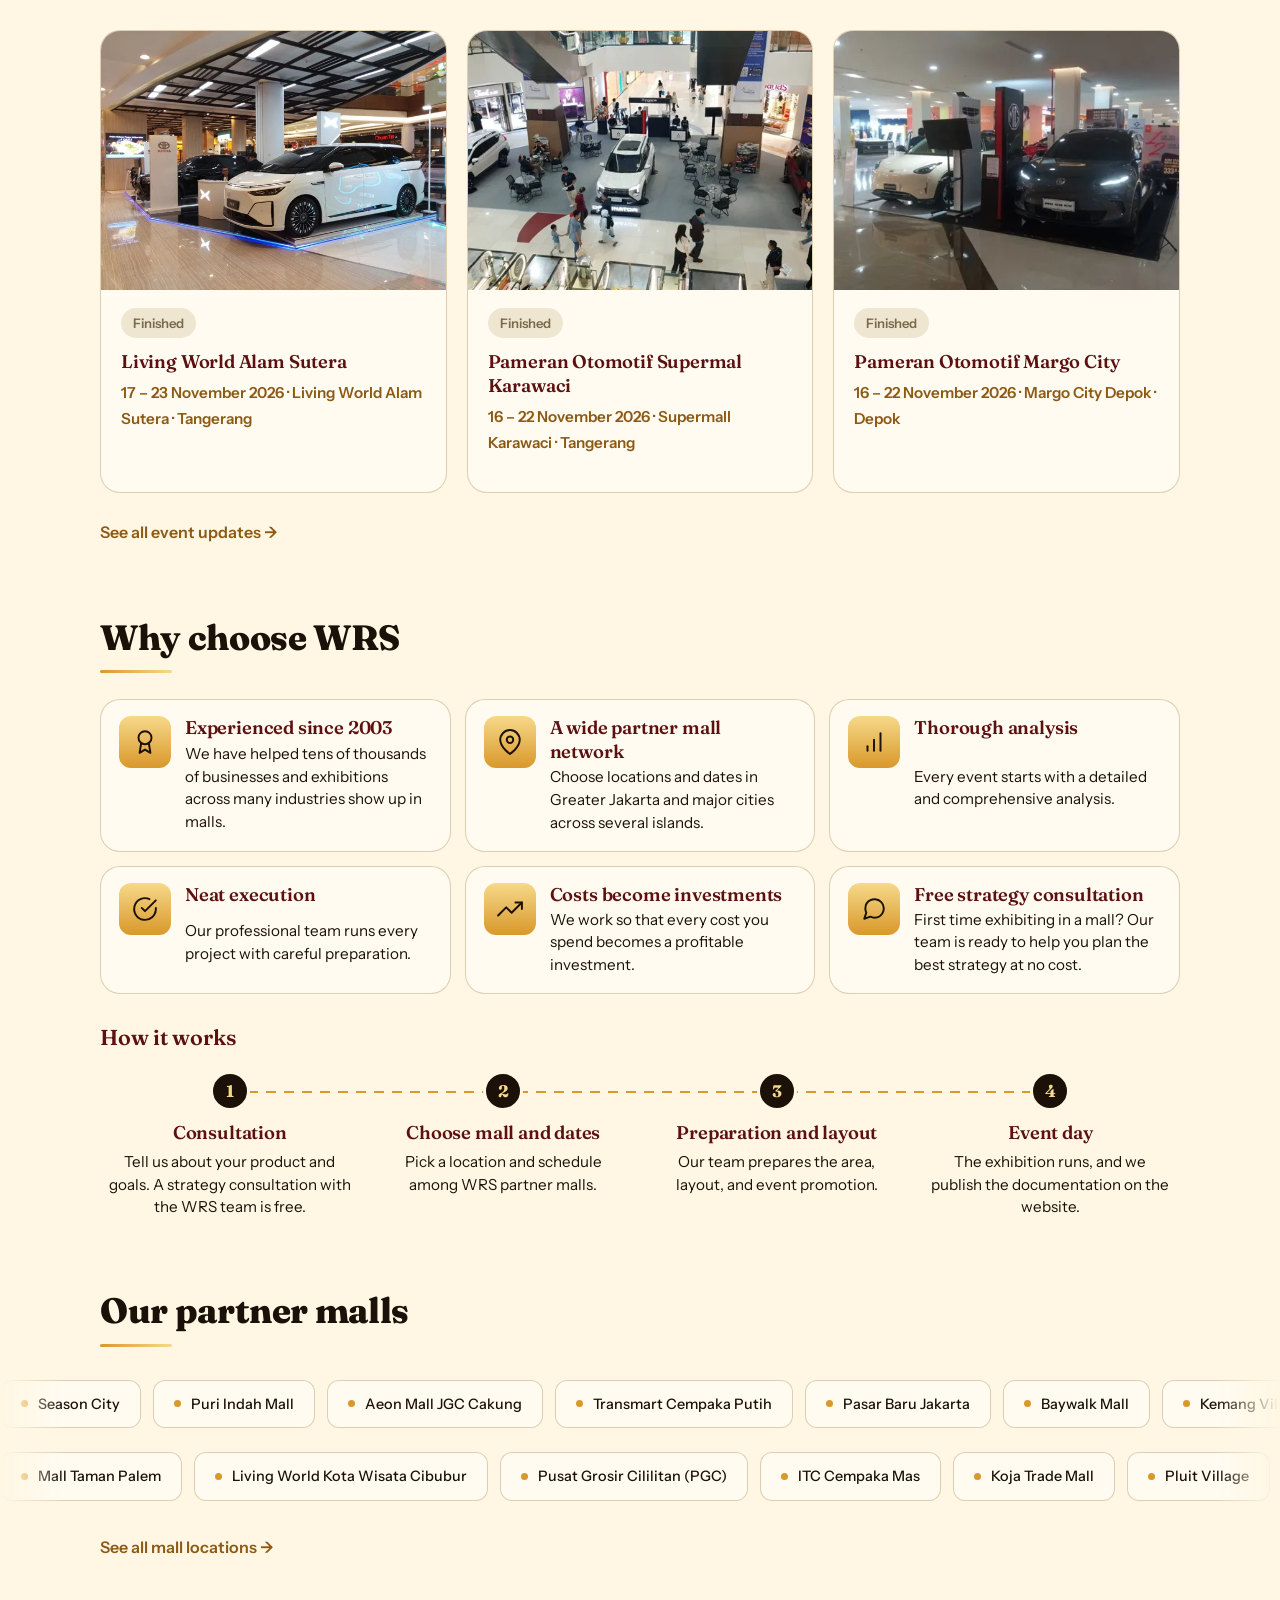
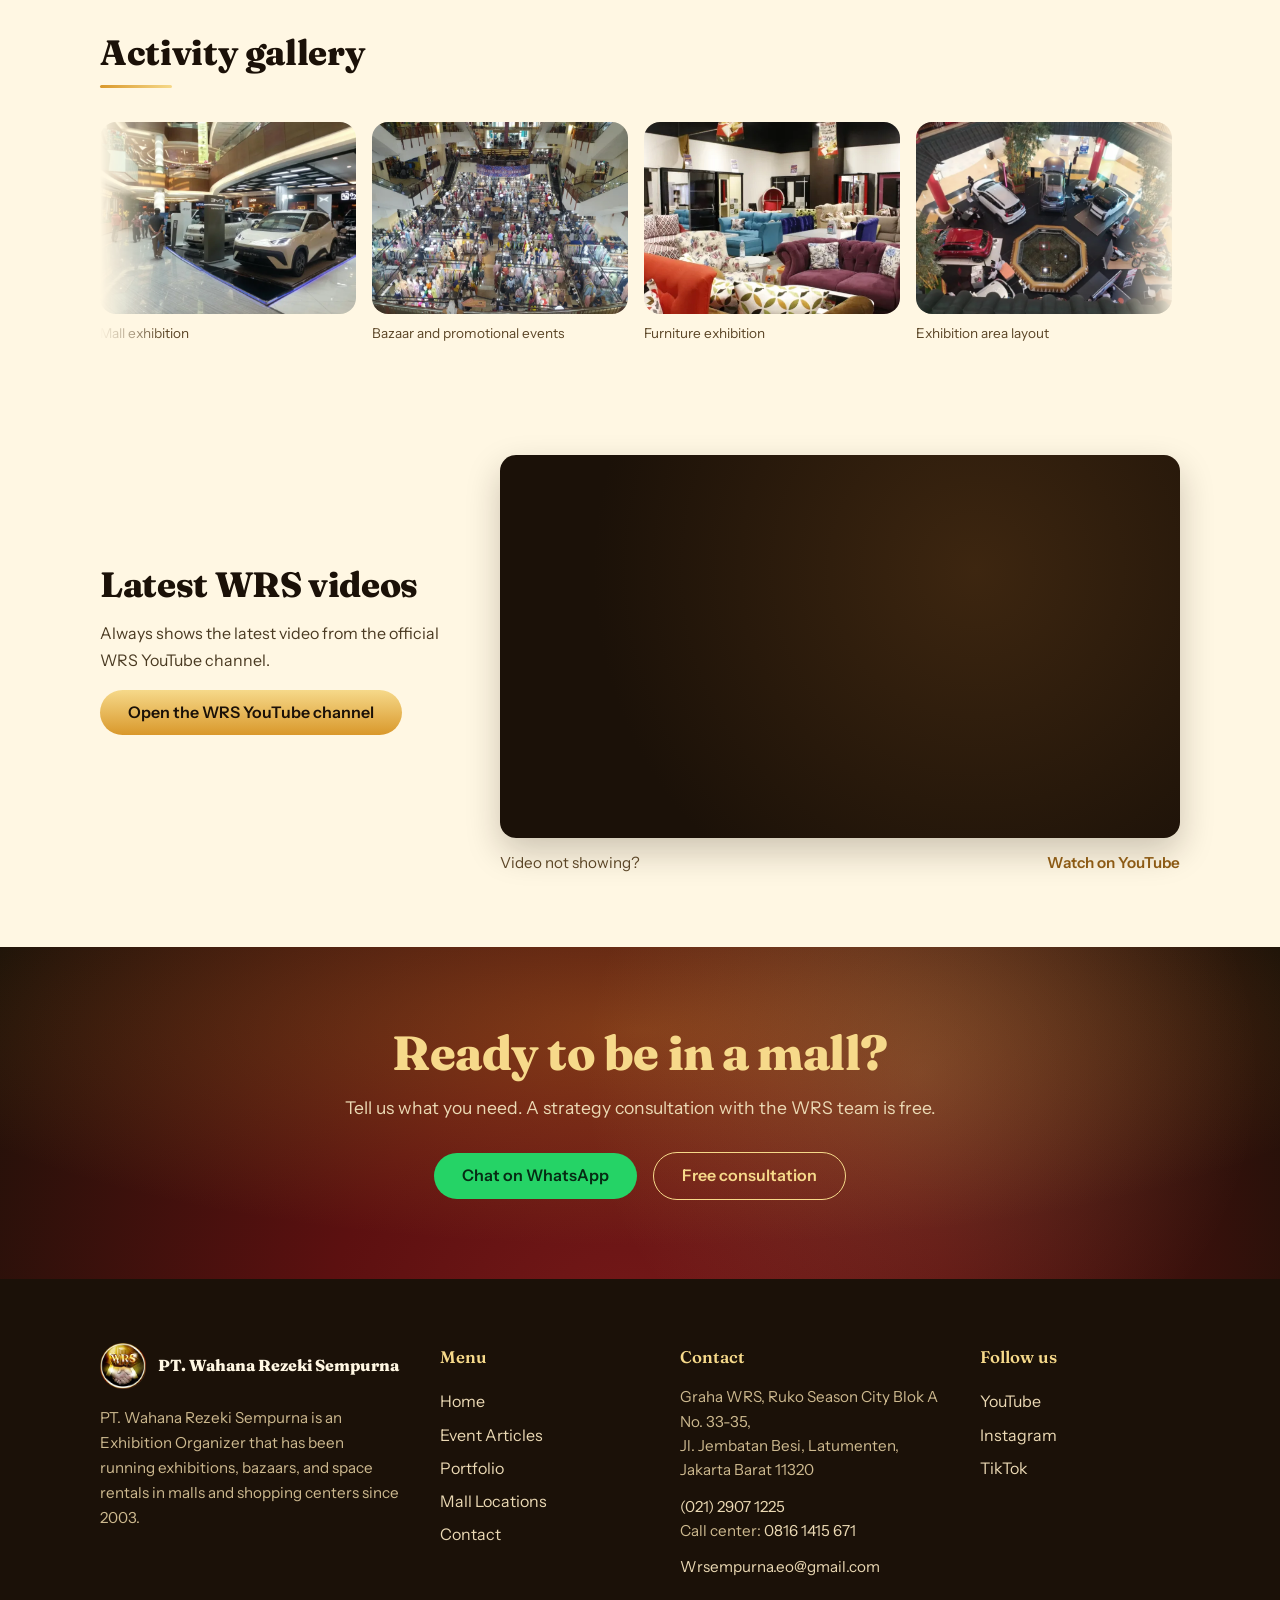
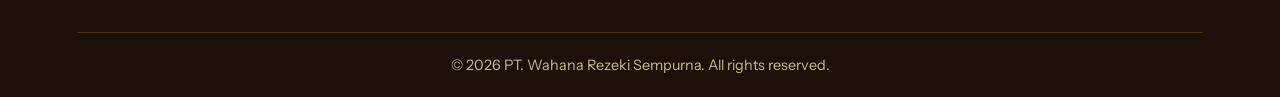
<file: docs/en/index.html>
<!DOCTYPE html>
<html lang="en">
<head>
<meta charset="utf-8">
<meta name="viewport" content="width=device-width, initial-scale=1">
<title>PT. Wahana Rezeki Sempurna</title>
<meta name="description" content="PT. Wahana Rezeki Sempurna is an Exhibition Organizer that has been running exhibitions, bazaars, and space rentals in malls and shopping centers since 2003.">
<meta property="og:type" content="website"><meta property="og:title" content="PT. Wahana Rezeki Sempurna"><meta property="og:description" content="PT. Wahana Rezeki Sempurna is an Exhibition Organizer that has been running exhibitions, bazaars, and space rentals in malls and shopping centers since 2003.">
<script>document.documentElement.classList.add("js")</script>
<link rel="icon" type="image/png" href="../images/favicon.png">
<link rel="apple-touch-icon" href="../images/favicon.png">
<link rel="preconnect" href="https://fonts.googleapis.com">
<link rel="preconnect" href="https://fonts.gstatic.com" crossorigin>
<link rel="stylesheet" href="https://fonts.googleapis.com/css2?family=Fraunces:opsz,wght@9..144,600;9..144,800&family=Instrument+Sans:wght@400;500;600&display=swap">
<link rel="stylesheet" href="../assets/style.css?v=47d11991">
<script type="application/ld+json">{"@context": "https://schema.org", "@type": "Organization", "name": "PT. Wahana Rezeki Sempurna", "foundingDate": "2003", "description": "PT. Wahana Rezeki Sempurna is an Exhibition Organizer that has been running exhibitions, bazaars, and space rentals in malls and shopping centers since 2003.", "inLanguage": "en", "email": "Wrsempurna.eo@gmail.com", "telephone": "(021) 2907 1225", "address": {"@type": "PostalAddress", "streetAddress": "Graha WRS, Ruko Season City Blok A No. 33-35, Jl. Jembatan Besi, Latumenten, Jakarta Barat 11320", "addressCountry": "ID"}, "sameAs": ["https://www.youtube.com/@wrseo3919", "https://www.instagram.com/eo.wrs.id", "https://www.tiktok.com/@wrs.eo"], "makesOffer": [{"@type": "Offer", "itemOffered": {"@type": "Service", "name": "Mall exhibitions"}}, {"@type": "Offer", "itemOffered": {"@type": "Service", "name": "Promotion service"}}, {"@type": "Offer", "itemOffered": {"@type": "Service", "name": "Space and booth rental"}}, {"@type": "Offer", "itemOffered": {"@type": "Service", "name": "Bazaars and MSMEs"}}, {"@type": "Offer", "itemOffered": {"@type": "Service", "name": "Event documentation"}}, {"@type": "Offer", "itemOffered": {"@type": "Service", "name": "Strategy consultation"}}]}</script>
</head>
<body data-t="{&quot;lb_tutup&quot;: &quot;Close&quot;, &quot;lb_sebelum&quot;: &quot;Previous photo&quot;, &quot;lb_sesudah&quot;: &quot;Next photo&quot;, &quot;lb_label&quot;: &quot;Photo viewer&quot;, &quot;jumlah&quot;: &quot;{total} locations&quot;, &quot;jumlah_saring&quot;: &quot;{n} of {total} locations&quot;, &quot;wa_awal&quot;: &quot;Hello WRS, I&#x27;m &quot;, &quot;wa_dari&quot;: &quot; from &quot;, &quot;wa_butuh&quot;: &quot;Need: &quot;, &quot;st_akan&quot;: &quot;Upcoming&quot;, &quot;st_jalan&quot;: &quot;Ongoing&quot;, &quot;st_selesai&quot;: &quot;Finished&quot;, &quot;foto_lihat&quot;: &quot;See all photos ({n})&quot;, &quot;foto_tutup&quot;: &quot;Show fewer&quot;, &quot;hasil&quot;: &quot;Showing {a} of {b} events&quot;, &quot;disalin&quot;: &quot;Copied&quot;, &quot;mengirim&quot;: &quot;Opening WhatsApp...&quot;, &quot;wa_manual&quot;: &quot;WhatsApp did not open? Click here.&quot;, &quot;n_mal&quot;: &quot;{n} malls&quot;, &quot;peta_gagal&quot;: &quot;The map could not be loaded. Please use the mall list below.&quot;}">
<div class="progres" aria-hidden="true"></div>
<div class="nav"><a class="brand" href="index.html"><img src="../images/logo-512.png" alt="Logo PT. Wahana Rezeki Sempurna"><span>PT. Wahana Rezeki Sempurna</span></a><nav class="links" id="menu-utama"><a href="index.html" class="on">Home</a><a href="event.html">Event Articles</a><a href="portofolio.html">Portfolio</a><a href="lokasi.html">Mall Locations</a><a href="kontak.html">Contact</a></nav><div class="lang" role="group" aria-label="Language"><a href="../index.html" lang="id" hreflang="id" title="Bahasa Indonesia">ID</a><a href="index.html" lang="en" hreflang="en" title="English" class="on" aria-current="true">EN</a></div><button class="burger" type="button" aria-label="Open menu" aria-expanded="false" aria-controls="menu-utama"><span></span><span></span><span></span></button></div>
<main class="p-home">
<style>@keyframes herogeser{0%{opacity:0;transform:scale(1)}5%{opacity:1}20.00%{opacity:1}25.00%{opacity:0;transform:scale(1.1)}100%{opacity:0;transform:scale(1.1)}}</style>
<div class="hero hero-foto" data-partikel><span class="hero-bg" aria-hidden="true" style="--total:35s"><i style="background-image:url('../images/home-1-1600.webp');animation-delay:0s"></i><i style="background-image:url('../images/home-2-1600.webp');animation-delay:7s"></i><i style="background-image:url('../images/home-3-1600.webp');animation-delay:14s"></i><i style="background-image:url('../images/home-4-1600.webp');animation-delay:21s"></i><i style="background-image:url('../images/home-5-1600.webp');animation-delay:28s"></i></span><div>
<span class="eyebrow">Event Organizer &amp; Promotion</span>
<h1>Want to sell in a mall? We help your business level up.</h1>
<p>PT. Wahana Rezeki Sempurna is an Exhibition Organizer that has been running exhibitions, bazaars, and space rentals in malls and shopping centers since 2003.</p>
<a class="btn gold" href="event.html">See our events</a><a class="btn line" href="kontak.html">Free consultation</a>
</div><div class="koin-wrap"><div class="koin"><span class="koin-cahaya"></span><span class="koin-cincin"></span><div class="koin-badan"><i style="--z:-8px"></i><i style="--z:-7px"></i><i style="--z:-6px"></i><i style="--z:-5px"></i><i style="--z:-4px"></i><i style="--z:-3px"></i><i style="--z:-2px"></i><i style="--z:-1px"></i><i style="--z:0px"></i><i style="--z:1px"></i><i style="--z:2px"></i><i style="--z:3px"></i><i style="--z:4px"></i><i style="--z:5px"></i><i style="--z:6px"></i><i style="--z:7px"></i><i style="--z:8px"></i><img class="koin-belakang" src="../images/logo-512.png" alt=""><img class="koin-muka" src="../images/logo-512.png" alt="Logo PT. Wahana Rezeki Sempurna"><span class="koin-kilau"></span></div><span class="koin-bayangan"></span></div></div>
<a class="scroll-cue" href="#stat"><span>Scroll</span><i></i></a></div>

<div class="ticker" aria-hidden="true"><div class="run" style="--dur:64s"><div class="run-track"><div class="run-set"><span class="tk">Event Organizer &amp; Promotion</span><span class="tk">Automotive exhibitions</span><span class="tk">Multi-product exhibitions</span><span class="tk">Furniture exhibitions</span><span class="tk">Bazaars</span><span class="tk">Since 2003</span><span class="tk">107 partner malls</span><span class="tk">Free strategy consultation</span><span class="tk">Event Organizer &amp; Promotion</span><span class="tk">Automotive exhibitions</span><span class="tk">Multi-product exhibitions</span><span class="tk">Furniture exhibitions</span><span class="tk">Bazaars</span><span class="tk">Since 2003</span><span class="tk">107 partner malls</span><span class="tk">Free strategy consultation</span></div><div class="run-set"><span class="tk">Event Organizer &amp; Promotion</span><span class="tk">Automotive exhibitions</span><span class="tk">Multi-product exhibitions</span><span class="tk">Furniture exhibitions</span><span class="tk">Bazaars</span><span class="tk">Since 2003</span><span class="tk">107 partner malls</span><span class="tk">Free strategy consultation</span><span class="tk">Event Organizer &amp; Promotion</span><span class="tk">Automotive exhibitions</span><span class="tk">Multi-product exhibitions</span><span class="tk">Furniture exhibitions</span><span class="tk">Bazaars</span><span class="tk">Since 2003</span><span class="tk">107 partner malls</span><span class="tk">Free strategy consultation</span></div></div></div></div>

<section class="stats" id="stat"><div class="inner"><div class="stat"><b data-n="23" data-akhiran="">23</b><span>years of experience</span></div><div class="stat"><b data-n="107" data-akhiran="">107</b><span>partner mall locations</span></div><div class="stat"><b data-n="4" data-akhiran="">4</b><span>signature event types</span></div></div></section>

<section class="sec tentang" id="tentang"><div class="inner"><h2>About WRS</h2><div class="tabs-ui"><div class="tab-nav" role="tablist"><button class="tab-btn on" type="button" role="tab" id="tb-tentang-profil" aria-controls="tp-tentang-profil" aria-selected="true" tabindex="0">Profile</button><button class="tab-btn" type="button" role="tab" id="tb-tentang-pendiri" aria-controls="tp-tentang-pendiri" aria-selected="false" tabindex="-1">Founder</button><button class="tab-btn" type="button" role="tab" id="tb-tentang-visimisi" aria-controls="tp-tentang-visimisi" aria-selected="false" tabindex="-1">Vision and mission</button><button class="tab-btn" type="button" role="tab" id="tb-tentang-latar" aria-controls="tp-tentang-latar" aria-selected="false" tabindex="-1">Background</button></div><div class="tab-panel on" role="tabpanel" id="tp-tentang-profil" aria-labelledby="tb-tentang-profil"><div class="t-profil"><div class="split-teks"><h3>Company profile</h3><p>PT. Wahana Rezeki Sempurna is a professional Exhibition Organizer, running exhibition and promotional events. We serve a wide range of industries: automotive, property, technology, furniture, banking, travel, fashion, F&amp;B, and accessories.</p></div><img class="foto-about" src="../images/profil.webp" alt="Company profile" loading="lazy"></div></div><div class="tab-panel" role="tabpanel" id="tp-tentang-pendiri" aria-labelledby="tb-tentang-pendiri"><div class="t-pendiri"><img class="potret" src="../images/pendiri.webp" alt="Rizal Mulyana, S.E., M.B.A." loading="lazy"><div><h3>Rizal Mulyana, S.E., M.B.A.</h3><p class="jab">President Director</p><p>PT. Wahana Rezeki Sempurna, commonly abbreviated as PT. WRS, is led by Rizal Mulyana, S.E., M.B.A. as President Director. With extensive experience, under his leadership PT. Wahana Rezeki Sempurna has endured and continues to grow its Event Organizer business, which serves many MSMEs (small and medium businesses). Rizal Mulyana began his business career in the early 2000s, starting with renting out business space for MSMEs at ITC Mangga Dua.</p></div></div></div><div class="tab-panel" role="tabpanel" id="tp-tentang-visimisi" aria-labelledby="tb-tentang-visimisi"><div class="t-vm"><h3 class="vm-sub">Vision</h3><div class="vm-grid"><div class="vm-kartu"><h3>Worth it</h3><p>Delivering exhibitions that are valuable and beneficial for our partners.</p></div><div class="vm-kartu"><h3>Reliable</h3><p>A trusted and dependable partner.</p></div><div class="vm-kartu"><h3>Service</h3><p>We strive to provide the best service.</p></div></div><h3 class="vm-sub">Mission</h3><ul class="misi"><li>To provide professional services that lead to success in every exhibition event and promotion service, delivering outstanding results for our partners.</li><li>To help enliven the malls / buildings we manage and increase their sales, because exhibitions are an effective promotional communication medium that reaches a wide target market and can deliver the commercial message our partners want.</li></ul></div></div><div class="tab-panel" role="tabpanel" id="tp-tentang-latar" aria-labelledby="tb-tentang-latar"><div class="t-latar"><h3>Company background</h3><div class="latar-teks"><p>PT Wahana Rezeki Sempurna, or WRS, was founded around 2003 and operates as an Exhibition Organizer and provider of exhibition/promotional event services. Its business, however, began with a simpler activity: providing and renting out business space to MSME operators.</p><p>Rizal Mulyana, S.E., M.B.A., who later became WRS&#x27;s President Director, began his business career in the early 2000s. One of his first steps was managing business space rentals for MSMEs at ITC Mangga Dua, Jakarta. From this work, he saw a great need among small traders for strategic business space in shopping centers.</p></div></div></div></div></div></section>


<section class="sec porto-cuplik" id="portofolio"><div class="inner">
<h2>Portfolio</h2>
<p class="sub">Our latest exhibitions, bazaars and promotions with partner malls.</p>
<div class="pf-grid" id="pf-grid-home"><figure class="pf-item" data-kat="otomotif"><img class="pf-img" src="../images/otomotif-1-640.webp" data-besar="../images/otomotif-1.webp" data-grup="pf-home" alt="Automotive exhibitions" loading="lazy"><figcaption><span class="pf-tag">Automotive</span><span>Automotive exhibitions</span></figcaption></figure><figure class="pf-item" data-kat="multiproduk"><img class="pf-img" src="../images/multiproduk-1-640.webp" data-besar="../images/multiproduk-1.webp" data-grup="pf-home" alt="Multi-product exhibitions" loading="lazy"><figcaption><span class="pf-tag">Multi-product</span><span>Multi-product exhibitions</span></figcaption></figure><figure class="pf-item" data-kat="furniture"><img class="pf-img" src="../images/furniture-1-640.webp" data-besar="../images/furniture-1.webp" data-grup="pf-home" alt="Furniture exhibitions" loading="lazy"><figcaption><span class="pf-tag">Furniture</span><span>Furniture exhibitions</span></figcaption></figure><figure class="pf-item" data-kat="bazaar"><img class="pf-img" src="../images/bazaar-1-640.webp" data-besar="../images/bazaar-1.webp" data-grup="pf-home" alt="Bazaars" loading="lazy"><figcaption><span class="pf-tag">Bazaar</span><span>Bazaars</span></figcaption></figure><figure class="pf-item" data-kat="otomotif"><img class="pf-img" src="../images/otomotif-2-640.webp" data-besar="../images/otomotif-2.webp" data-grup="pf-home" alt="Automotive exhibitions" loading="lazy"><figcaption><span class="pf-tag">Automotive</span><span>Automotive exhibitions</span></figcaption></figure></div>
<a class="btn gold porto-tombol" href="portofolio.html">See the full portfolio →</a>
</div></section>



<section class="sec layanan lay-ringkas"><div class="inner">
<h2>Event Organizer &amp; Promotion services</h2>
<p class="sub">From mall exhibitions to product promotion, WRS helps your business meet buyers face to face.</p>
<div class="lay"><div class="lay-kartu"><span class="ikon"><svg viewBox="0 0 24 24" aria-hidden="true"><rect x="3" y="3" width="18" height="18" rx="2"/><line x1="3" y1="9" x2="21" y2="9"/><line x1="9" y1="21" x2="9" y2="9"/></svg></span><h3>Mall exhibitions</h3><p>Automotive, multi-product, and furniture exhibitions in public mall areas. We plan the area layout and visitor flow.</p></div><div class="lay-kartu"><span class="ikon"><svg viewBox="0 0 24 24" aria-hidden="true"><path d="M3 11v2a1 1 0 0 0 1 1h2l5 4V6L6 10H4a1 1 0 0 0-1 1z"/><path d="M15.5 8.5a5 5 0 0 1 0 7"/><path d="M18.5 5.5a9 9 0 0 1 0 13"/></svg></span><h3>Promotion service</h3><p>Promote your event and products directly to mall visitors, a promotional channel that reaches a wide target market.</p></div><div class="lay-kartu"><span class="ikon"><svg viewBox="0 0 24 24" aria-hidden="true"><rect x="3" y="3" width="7" height="7"/><rect x="14" y="3" width="7" height="7"/><rect x="14" y="14" width="7" height="7"/><rect x="3" y="14" width="7" height="7"/></svg></span><h3>Space and booth rental</h3><p>Choose the location, dates, and space size among 107 partner malls. Our team helps you pick.</p></div><div class="lay-kartu"><span class="ikon"><svg viewBox="0 0 24 24" aria-hidden="true"><path d="M6 2 3 6v14a2 2 0 0 0 2 2h14a2 2 0 0 0 2-2V6l-3-4z"/><line x1="3" y1="6" x2="21" y2="6"/><path d="M16 10a4 4 0 0 1-8 0"/></svg></span><h3>Bazaars and MSMEs</h3><p>Affordable counters and kiosks for fashion, F&amp;B, accessories, and small businesses starting out in malls.</p></div><div class="lay-kartu"><span class="ikon"><svg viewBox="0 0 24 24" aria-hidden="true"><path d="M23 19a2 2 0 0 1-2 2H3a2 2 0 0 1-2-2V8a2 2 0 0 1 2-2h4l2-3h6l2 3h4a2 2 0 0 1 2 2z"/><circle cx="12" cy="13" r="4"/></svg></span><h3>Event documentation</h3><p>We publish event photos on the website and on WRS official channels: YouTube, Instagram, and TikTok.</p></div><div class="lay-kartu"><span class="ikon"><svg viewBox="0 0 24 24" aria-hidden="true"><path d="M21 11.5a8.4 8.4 0 0 1-.9 3.8 8.5 8.5 0 0 1-7.6 4.7 8.4 8.4 0 0 1-3.8-.9L3 21l1.9-5.7a8.4 8.4 0 0 1-.9-3.8 8.5 8.5 0 0 1 4.7-7.6 8.4 8.4 0 0 1 3.8-.9h.5a8.5 8.5 0 0 1 8 8z"/></svg></span><h3>Strategy consultation</h3><p>Tell us about your product and goals. A strategy consultation with the WRS team is free.</p></div></div>
<h3 class="lay-jenis">Signature event types</h3>
<div class="jenis-mini-grid"><a class="jenis-mini" href="event.html#automotive-exhibitions"><img src="../images/otomotif-1-640.webp" alt="" loading="lazy"><span><b>Automotive exhibitions</b><i>Where brands, dealers, and prospective buyers meet face to face in a mall&#x27;s public areas.</i></span></a><a class="jenis-mini" href="event.html#multi-product-exhibitions"><img src="../images/multiproduk-1-640.webp" alt="" loading="lazy"><span><b>Multi-product exhibitions</b><i>One event, many business categories in a single exhibition area.</i></span></a><a class="jenis-mini" href="event.html#furniture-exhibitions"><img src="../images/furniture-1-640.webp" alt="" loading="lazy"><span><b>Furniture exhibitions</b><i>Home furnishings and interiors, displayed directly to prospective buyers.</i></span></a><a class="jenis-mini" href="event.html#bazaars"><img src="../images/bazaar-1-640.webp" alt="" loading="lazy"><span><b>Bazaars</b><i>Affordable selling space for fashion, F&amp;B, accessories, and small businesses.</i></span></a></div>
<a class="lihat-semua" href="event.html">See all event articles →</a>
</div></section>



<section class="sec"><div class="inner">
<h2>Latest event updates</h2>
<p class="sub">Exhibitions running now and recently at our partner malls.</p>
<div class="upd-mini-grid" data-n="3"><a class="upd-mini" href="event.html#update-2026-11-17-living-world-alam-sutera" data-mulai="2026-11-17" data-selesai="2026-11-23"><img class="upd-mini-foto" src="../images/u-2026-11-17-living-world-alam-sutera-01-k.webp" alt="Living World Alam Sutera" loading="lazy"><span class="upd-mini-isi"><span class="badge st-jalan">Ongoing</span><h3>Living World Alam Sutera</h3><p class="upd-mini-meta">17 – 23 November 2026 · Living World Alam Sutera · Tangerang</p></span></a><a class="upd-mini" href="event.html#update-2026-11-16-supermall-karawaci" data-mulai="2026-11-16" data-selesai="2026-11-22"><img class="upd-mini-foto" src="../images/u-2026-11-16-supermall-karawaci-01-k.webp" alt="Pameran Otomotif Supermal Karawaci" loading="lazy"><span class="upd-mini-isi"><span class="badge st-jalan">Ongoing</span><h3>Pameran Otomotif Supermal Karawaci</h3><p class="upd-mini-meta">16 – 22 November 2026 · Supermall Karawaci · Tangerang</p></span></a><a class="upd-mini" href="event.html#update-2026-11-16-margo-city-depok" data-mulai="2026-11-16" data-selesai="2026-11-22"><img class="upd-mini-foto" src="../images/u-2026-11-16-margo-city-depok-01-k.webp" alt="Pameran Otomotif Margo City" loading="lazy"><span class="upd-mini-isi"><span class="badge st-jalan">Ongoing</span><h3>Pameran Otomotif Margo City</h3><p class="upd-mini-meta">16 – 22 November 2026 · Margo City Depok · Depok</p></span></a></div>
<a class="lihat-semua" href="event.html">See all event updates →</a>
</div></section>



<section class="sec kenapa"><div class="inner">
<h2>Why choose WRS</h2>
<div class="alasan"><div class="alasan-kartu"><span class="ikon"><svg viewBox="0 0 24 24" aria-hidden="true"><circle cx="12" cy="8" r="6"/><path d="M15.5 12.9 17 22l-5-3-5 3 1.5-9.1"/></svg></span><h3>Experienced since 2003</h3><p>We have helped tens of thousands of businesses and exhibitions across many industries show up in malls.</p></div><div class="alasan-kartu"><span class="ikon"><svg viewBox="0 0 24 24" aria-hidden="true"><path d="M21 10c0 7-9 13-9 13s-9-6-9-13a9 9 0 0 1 18 0z"/><circle cx="12" cy="10" r="3"/></svg></span><h3>A wide partner mall network</h3><p>Choose locations and dates in Greater Jakarta and major cities across several islands.</p></div><div class="alasan-kartu"><span class="ikon"><svg viewBox="0 0 24 24" aria-hidden="true"><line x1="12" y1="20" x2="12" y2="10"/><line x1="18" y1="20" x2="18" y2="4"/><line x1="6" y1="20" x2="6" y2="16"/></svg></span><h3>Thorough analysis</h3><p>Every event starts with a detailed and comprehensive analysis.</p></div><div class="alasan-kartu"><span class="ikon"><svg viewBox="0 0 24 24" aria-hidden="true"><path d="M22 11.1V12a10 10 0 1 1-5.9-9.1"/><polyline points="22 4 12 14 9 11"/></svg></span><h3>Neat execution</h3><p>Our professional team runs every project with careful preparation.</p></div><div class="alasan-kartu"><span class="ikon"><svg viewBox="0 0 24 24" aria-hidden="true"><polyline points="23 6 13.5 15.5 8.5 10.5 1 18"/><polyline points="17 6 23 6 23 12"/></svg></span><h3>Costs become investments</h3><p>We work so that every cost you spend becomes a profitable investment.</p></div><div class="alasan-kartu"><span class="ikon"><svg viewBox="0 0 24 24" aria-hidden="true"><path d="M21 11.5a8.4 8.4 0 0 1-.9 3.8 8.5 8.5 0 0 1-7.6 4.7 8.4 8.4 0 0 1-3.8-.9L3 21l1.9-5.7a8.4 8.4 0 0 1-.9-3.8 8.5 8.5 0 0 1 4.7-7.6 8.4 8.4 0 0 1 3.8-.9h.5a8.5 8.5 0 0 1 8 8z"/></svg></span><h3>Free strategy consultation</h3><p>First time exhibiting in a mall? Our team is ready to help you plan the best strategy at no cost.</p></div></div>
<h3 class="alur-judul">How it works</h3>
<div class="alur"><div class="langkah"><b>1</b><h3>Consultation</h3><p>Tell us about your product and goals. A strategy consultation with the WRS team is free.</p></div><div class="langkah"><b>2</b><h3>Choose mall and dates</h3><p>Pick a location and schedule among WRS partner malls.</p></div><div class="langkah"><b>3</b><h3>Preparation and layout</h3><p>Our team prepares the area, layout, and event promotion.</p></div><div class="langkah"><b>4</b><h3>Event day</h3><p>The exhibition runs, and we publish the documentation on the website.</p></div></div>
</div></section>



<section class="sec mitra"><div class="inner">
<h2>Our partner malls</h2>
</div>
<div class="run" style="--dur:63s" aria-hidden="true"><div class="run-track"><div class="run-set"><span class="mitra-chip">Season City</span><span class="mitra-chip">Puri Indah Mall</span><span class="mitra-chip">Aeon Mall JGC Cakung</span><span class="mitra-chip">Transmart Cempaka Putih</span><span class="mitra-chip">Pasar Baru Jakarta</span><span class="mitra-chip">Baywalk Mall</span><span class="mitra-chip">Kemang Village</span><span class="mitra-chip">Mall Ambassador</span><span class="mitra-chip">Bekasi Trade Center</span><span class="mitra-chip">Aeon Mall BSD</span><span class="mitra-chip">ITC BSD</span><span class="mitra-chip">Margo City Depok</span><span class="mitra-chip">Aeon Mall Sentul City</span><span class="mitra-chip">Cibinong City Mall</span><span class="mitra-chip">Botanica Bandung</span><span class="mitra-chip">Paskal 23 Mall Bandung</span><span class="mitra-chip">Palembang Icon</span><span class="mitra-chip">TSM Makassar</span><span class="mitra-chip">Central Plaza Lampung</span><span class="mitra-chip">Transmart Pangkal Pinang</span><span class="mitra-chip">Pakuwon City Mall Surabaya</span></div><div class="run-set"><span class="mitra-chip">Season City</span><span class="mitra-chip">Puri Indah Mall</span><span class="mitra-chip">Aeon Mall JGC Cakung</span><span class="mitra-chip">Transmart Cempaka Putih</span><span class="mitra-chip">Pasar Baru Jakarta</span><span class="mitra-chip">Baywalk Mall</span><span class="mitra-chip">Kemang Village</span><span class="mitra-chip">Mall Ambassador</span><span class="mitra-chip">Bekasi Trade Center</span><span class="mitra-chip">Aeon Mall BSD</span><span class="mitra-chip">ITC BSD</span><span class="mitra-chip">Margo City Depok</span><span class="mitra-chip">Aeon Mall Sentul City</span><span class="mitra-chip">Cibinong City Mall</span><span class="mitra-chip">Botanica Bandung</span><span class="mitra-chip">Paskal 23 Mall Bandung</span><span class="mitra-chip">Palembang Icon</span><span class="mitra-chip">TSM Makassar</span><span class="mitra-chip">Central Plaza Lampung</span><span class="mitra-chip">Transmart Pangkal Pinang</span><span class="mitra-chip">Pakuwon City Mall Surabaya</span></div></div></div><div class="run balik" style="--dur:63s" aria-hidden="true"><div class="run-track"><div class="run-set"><span class="mitra-chip">Mall Taman Palem</span><span class="mitra-chip">Living World Kota Wisata Cibubur</span><span class="mitra-chip">Pusat Grosir Cililitan (PGC)</span><span class="mitra-chip">ITC Cempaka Mas</span><span class="mitra-chip">Koja Trade Mall</span><span class="mitra-chip">Pluit Village</span><span class="mitra-chip">Aeon Mall Tanjung Barat</span><span class="mitra-chip">Revo Mall Bekasi</span><span class="mitra-chip">CyberPark Bekasi</span><span class="mitra-chip">Bintaro Plaza</span><span class="mitra-chip">The Park Sawangan</span><span class="mitra-chip">Depok Town Square</span><span class="mitra-chip">Botani Square Bogor</span><span class="mitra-chip">Mall of Serang</span><span class="mitra-chip">Summarecon Mall Bandung</span><span class="mitra-chip">Palembang Square</span><span class="mitra-chip">Palembang Indah Mall</span><span class="mitra-chip">Transmart Kawanua Manado</span><span class="mitra-chip">Transmart Padang</span><span class="mitra-chip">Kaza Mall Surabaya</span><span class="mitra-chip">Unimas District Sidoarjo</span></div><div class="run-set"><span class="mitra-chip">Mall Taman Palem</span><span class="mitra-chip">Living World Kota Wisata Cibubur</span><span class="mitra-chip">Pusat Grosir Cililitan (PGC)</span><span class="mitra-chip">ITC Cempaka Mas</span><span class="mitra-chip">Koja Trade Mall</span><span class="mitra-chip">Pluit Village</span><span class="mitra-chip">Aeon Mall Tanjung Barat</span><span class="mitra-chip">Revo Mall Bekasi</span><span class="mitra-chip">CyberPark Bekasi</span><span class="mitra-chip">Bintaro Plaza</span><span class="mitra-chip">The Park Sawangan</span><span class="mitra-chip">Depok Town Square</span><span class="mitra-chip">Botani Square Bogor</span><span class="mitra-chip">Mall of Serang</span><span class="mitra-chip">Summarecon Mall Bandung</span><span class="mitra-chip">Palembang Square</span><span class="mitra-chip">Palembang Indah Mall</span><span class="mitra-chip">Transmart Kawanua Manado</span><span class="mitra-chip">Transmart Padang</span><span class="mitra-chip">Kaza Mall Surabaya</span><span class="mitra-chip">Unimas District Sidoarjo</span></div></div></div>
<div class="inner"><a class="lihat-semua" href="lokasi.html">See all mall locations →</a></div>
</section>


<section class="sec galeri-kegiatan"><div class="inner">
<h2>Activity gallery</h2>
<div class="marquee" style="--dur:36s">
<div class="track"><div class="set"><figure class="gal"><img class="gal-img" src="../images/home-1.webp" alt="Mall exhibition"><figcaption>Mall exhibition</figcaption></figure><figure class="gal"><img class="gal-img" src="../images/home-2.webp" alt="Bazaar and promotional events"><figcaption>Bazaar and promotional events</figcaption></figure><figure class="gal"><img class="gal-img" src="../images/home-3.webp" alt="Furniture exhibition"><figcaption>Furniture exhibition</figcaption></figure><figure class="gal"><img class="gal-img" src="../images/home-4.webp" alt="Exhibition area layout"><figcaption>Exhibition area layout</figcaption></figure><figure class="gal"><img class="gal-img" src="../images/home-5.webp" alt="Partnership with partner malls"><figcaption>Partnership with partner malls</figcaption></figure><figure class="gal"><img class="gal-img" src="../images/home-6.webp" alt="Event visitors"><figcaption>Event visitors</figcaption></figure></div><div class="set" aria-hidden="true"><figure class="gal"><img class="gal-img" src="../images/home-1.webp" alt="Mall exhibition"><figcaption>Mall exhibition</figcaption></figure><figure class="gal"><img class="gal-img" src="../images/home-2.webp" alt="Bazaar and promotional events"><figcaption>Bazaar and promotional events</figcaption></figure><figure class="gal"><img class="gal-img" src="../images/home-3.webp" alt="Furniture exhibition"><figcaption>Furniture exhibition</figcaption></figure><figure class="gal"><img class="gal-img" src="../images/home-4.webp" alt="Exhibition area layout"><figcaption>Exhibition area layout</figcaption></figure><figure class="gal"><img class="gal-img" src="../images/home-5.webp" alt="Partnership with partner malls"><figcaption>Partnership with partner malls</figcaption></figure><figure class="gal"><img class="gal-img" src="../images/home-6.webp" alt="Event visitors"><figcaption>Event visitors</figcaption></figure></div></div>
</div>
</div></section>

<section class="sec video-sec video-ringkas"><div class="inner vid-kolom">
<div class="vid-teks"><h2>Latest WRS videos</h2><p class="sub">Always shows the latest video from the official WRS YouTube channel.</p><p class="vid-kanal"><a class="btn gold" href="https://www.youtube.com/@wrseo3919" target="_blank" rel="noopener">Open the WRS YouTube channel</a></p></div>
<div class="vid-isi"><div class="vids solo"><figure class="vid vid-otomatis"><iframe class="vid-frame" src="https://www.youtube-nocookie.com/embed/videoseries?list=UU9suvWOPsqNR4R4yg9ghJiw&rel=0&modestbranding=1&playsinline=1" title="Latest WRS videos" loading="lazy" allow="autoplay; encrypted-media; picture-in-picture; fullscreen" allowfullscreen referrerpolicy="strict-origin-when-cross-origin"></iframe><figcaption><span>Video not showing?</span><a href="https://www.youtube.com/@wrseo3919" target="_blank" rel="noopener">Watch on YouTube</a></figcaption></figure></div></div>
</div></section>


<section class="cta" data-partikel><div class="inner">
<h2>Ready to be in a mall?</h2>
<p>Tell us what you need. A strategy consultation with the WRS team is free.</p>
<div><a class="btn wa" href="https://wa.me/628161415671?text=Hello+WRS%2C+I+would+like+to+ask+about+exhibitions+or+space+rental+in+malls." target="_blank" rel="noopener">Chat on WhatsApp</a><a class="btn line" href="kontak.html">Free consultation</a></div>
</div></section>

</main>
<footer class="foot-besar"><div class="inner foot-grid">
<div class="foot-merek"><a class="foot-logo" href="index.html"><img src="../images/logo-512.png" alt="Logo PT. Wahana Rezeki Sempurna"><span>PT. Wahana Rezeki Sempurna</span></a>
<p>PT. Wahana Rezeki Sempurna is an Exhibition Organizer that has been running exhibitions, bazaars, and space rentals in malls and shopping centers since 2003.</p></div>
<div class="foot-kol"><h4>Menu</h4><a href="index.html">Home</a><a href="event.html">Event Articles</a><a href="portofolio.html">Portfolio</a><a href="lokasi.html">Mall Locations</a><a href="kontak.html">Contact</a></div>
<div class="foot-kol"><h4>Contact</h4><p>Graha WRS, Ruko Season City Blok A No. 33-35,<br>Jl. Jembatan Besi, Latumenten, Jakarta Barat 11320</p><p><a href="tel:02129071225">(021) 2907 1225</a><br>Call center: <a href="tel:08161415671">0816 1415 671</a></p><p><a href="mailto:Wrsempurna.eo@gmail.com">Wrsempurna.eo@gmail.com</a></p></div>
<div class="foot-kol"><h4>Follow us</h4><a href="https://www.youtube.com/@wrseo3919" target="_blank" rel="noopener">YouTube</a><a href="https://www.instagram.com/eo.wrs.id" target="_blank" rel="noopener">Instagram</a><a href="https://www.tiktok.com/@wrs.eo" target="_blank" rel="noopener">TikTok</a></div>
</div><div class="foot-bawah"><div class="inner"><span>© 2026 PT. Wahana Rezeki Sempurna. All rights reserved.</span></div></div></footer>
<button class="ke-atas" type="button" aria-label="Back to top"><svg viewBox="0 0 24 24" aria-hidden="true"><polyline points="18 15 12 9 6 15"/></svg></button>
<a class="wa-float" href="https://wa.me/628161415671?text=Hello+WRS%2C+I+would+like+to+ask+about+exhibitions+or+space+rental+in+malls." target="_blank" rel="noopener" aria-label="Chat on WhatsApp"><svg viewBox="0 0 24 24" width="32" height="32" aria-hidden="true"><path d="M17.472 14.382c-.297-.149-1.758-.867-2.03-.967-.273-.099-.471-.148-.67.15-.197.297-.767.966-.94 1.164-.173.199-.347.223-.644.075-.297-.15-1.255-.463-2.39-1.475-.883-.788-1.48-1.761-1.653-2.059-.173-.297-.018-.458.13-.606.134-.133.298-.347.446-.52.149-.174.198-.298.298-.497.099-.198.05-.371-.025-.52-.075-.149-.669-1.612-.916-2.207-.242-.579-.487-.5-.669-.51-.173-.008-.371-.01-.57-.01-.198 0-.52.074-.792.372-.272.297-1.04 1.016-1.04 2.479 0 1.462 1.065 2.875 1.213 3.074.149.198 2.096 3.2 5.077 4.487.709.306 1.262.489 1.694.625.712.227 1.36.195 1.871.118.571-.085 1.758-.719 2.006-1.413.248-.694.248-1.289.173-1.413-.074-.124-.272-.198-.57-.347m-5.421 7.403h-.004a9.87 9.87 0 01-5.031-1.378l-.361-.214-3.741.982.998-3.648-.235-.374a9.86 9.86 0 01-1.51-5.26c.001-5.45 4.436-9.884 9.888-9.884 2.64 0 5.122 1.03 6.988 2.898a9.825 9.825 0 012.893 6.994c-.003 5.45-4.437 9.884-9.885 9.884m8.413-18.297A11.815 11.815 0 0012.05 0C5.495 0 .16 5.335.157 11.892c0 2.096.547 4.142 1.588 5.945L.057 24l6.305-1.654a11.882 11.882 0 005.683 1.448h.005c6.554 0 11.89-5.335 11.893-11.893a11.821 11.821 0 00-3.48-8.413z"/></svg></a>
<script src="../assets/app.js?v=5fd77bdc" defer></script>
</body>
</html>
</file>
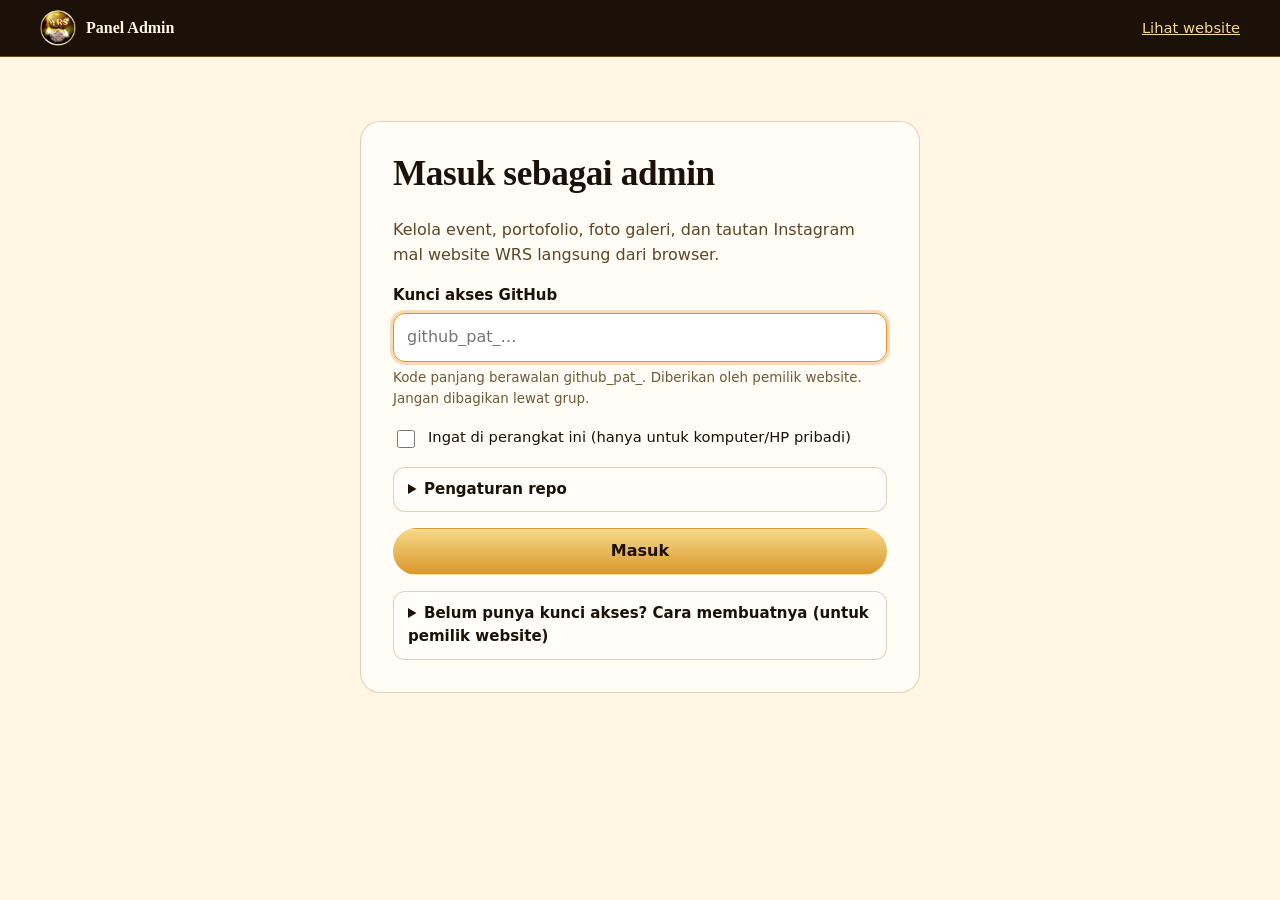
<file: docs/admin.html>
<!DOCTYPE html>
<html lang="id">
<head>
<meta charset="utf-8">
<meta name="viewport" content="width=device-width, initial-scale=1">
<meta http-equiv="Content-Security-Policy" content="default-src 'none'; script-src 'self'; style-src 'self' https://fonts.googleapis.com; font-src https://fonts.gstatic.com; img-src 'self' data: blob: https://raw.githubusercontent.com https://avatars.githubusercontent.com; connect-src https://api.github.com; base-uri 'none'; form-action 'none'">
<meta name="referrer" content="no-referrer">
<meta name="robots" content="noindex, nofollow">
<title>Panel Admin | PT. Wahana Rezeki Sempurna</title>
<link rel="icon" type="image/png" href="images/favicon.png">
<link rel="preconnect" href="https://fonts.googleapis.com">
<link rel="preconnect" href="https://fonts.gstatic.com" crossorigin>
<link rel="stylesheet" href="https://fonts.googleapis.com/css2?family=Fraunces:opsz,wght@9..144,600;9..144,800&family=Instrument+Sans:wght@400;500;600&display=swap">
<link rel="stylesheet" href="assets/admin.css?v=367ba439">
</head>
<body>
<header class="ah"><a class="ah-brand" href="index.html"><img src="images/favicon.png" alt=""><span>Panel Admin</span></a>
<div class="ah-kanan"><a class="lihat" href="index.html">Lihat website</a><div id="bar-user" hidden></div></div></header>
<main id="app"><noscript><p class="kartu">Panel admin membutuhkan JavaScript. Aktifkan JavaScript di browser lalu muat ulang halaman ini.</p></noscript></main>
<div id="toast" class="toast" role="status" aria-live="polite"></div>
<script type="application/json" id="cfg">{"repo": "mhmdsablikmbipi-web/wrs-static", "kategori": [{"k": "otomotif", "l": "Otomotif"}, {"k": "multiproduk", "l": "Multi produk"}, {"k": "furniture", "l": "Furniture"}, {"k": "bazaar", "l": "Bazaar"}, {"k": "lainnya", "l": "Lainnya"}], "mal": [{"n": "Season City", "k": "Jakarta Barat"}, {"n": "Mall Taman Palem", "k": "Jakarta Barat"}, {"n": "Puri Indah Mall", "k": "Jakarta Barat"}, {"n": "Lippo Puri Mall", "k": "Jakarta Barat"}, {"n": "Neo Soho", "k": "Jakarta Barat"}, {"n": "Central Park", "k": "Jakarta Barat"}, {"n": "Living World Kota Wisata Cibubur", "k": "Jakarta Timur"}, {"n": "Aeon Mall JGC Cakung", "k": "Jakarta Timur"}, {"n": "Pusat Grosir Cililitan (PGC)", "k": "Jakarta Timur"}, {"n": "TSM Cibubur", "k": "Jakarta Timur"}, {"n": "City Plaza Jatinegara", "k": "Jakarta Timur"}, {"n": "Basura City Mall", "k": "Jakarta Timur"}, {"n": "Lippo Kramat Jati", "k": "Jakarta Timur"}, {"n": "Tamini Square", "k": "Jakarta Timur"}, {"n": "Cibubur Junction", "k": "Jakarta Timur"}, {"n": "Cijantung Mall", "k": "Jakarta Timur"}, {"n": "Transmart Cempaka Putih", "k": "Jakarta Pusat"}, {"n": "ITC Cempaka Mas", "k": "Jakarta Pusat"}, {"n": "Pasar Baru Jakarta", "k": "Jakarta Pusat"}, {"n": "Senayan City", "k": "Jakarta Pusat"}, {"n": "Senayan Park", "k": "Jakarta Pusat"}, {"n": "Gajah Mada Plaza", "k": "Jakarta Pusat"}, {"n": "Kenari Plaza", "k": "Jakarta Pusat"}, {"n": "Thamrin City", "k": "Jakarta Pusat"}, {"n": "Koja Trade Mall", "k": "Jakarta Utara"}, {"n": "Baywalk Mall", "k": "Jakarta Utara"}, {"n": "Pluit Village", "k": "Jakarta Utara"}, {"n": "Mall Artha Gading", "k": "Jakarta Utara"}, {"n": "Central Market PIK", "k": "Jakarta Utara"}, {"n": "Kemang Village", "k": "Jakarta Selatan"}, {"n": "Aeon Mall Tanjung Barat", "k": "Jakarta Selatan"}, {"n": "Mall Ambassador", "k": "Jakarta Selatan"}, {"n": "Blok M Square", "k": "Jakarta Selatan"}, {"n": "Pondok Indah Mall", "k": "Jakarta Selatan"}, {"n": "Kalibata City", "k": "Jakarta Selatan"}, {"n": "Kalibata Plaza", "k": "Jakarta Selatan"}, {"n": "Poins Square", "k": "Jakarta Selatan"}, {"n": "Kota Kasablanka", "k": "Jakarta Selatan"}, {"n": "Cilandak Town Square", "k": "Jakarta Selatan"}, {"n": "Kuningan City", "k": "Jakarta Selatan"}, {"n": "Revo Mall Bekasi", "k": "Bekasi, Cikarang, Karawang"}, {"n": "Bekasi Trade Center", "k": "Bekasi, Cikarang, Karawang"}, {"n": "CyberPark Bekasi", "k": "Bekasi, Cikarang, Karawang"}, {"n": "Grand Metropolitan Mall Bekasi", "k": "Bekasi, Cikarang, Karawang"}, {"n": "Sentra Grosir Cikarang (SGC)", "k": "Bekasi, Cikarang, Karawang"}, {"n": "Aeon Delta Mas Cikarang", "k": "Bekasi, Cikarang, Karawang"}, {"n": "Living Plaza Jababeka", "k": "Bekasi, Cikarang, Karawang"}, {"n": "Karawang Central Plaza", "k": "Bekasi, Cikarang, Karawang"}, {"n": "Aeon Mall BSD", "k": "Tangerang"}, {"n": "Bintaro Plaza", "k": "Tangerang"}, {"n": "ITC BSD", "k": "Tangerang"}, {"n": "Tang City", "k": "Tangerang"}, {"n": "Eastvara BSD", "k": "Tangerang"}, {"n": "Mall Ciputra Raya Tangerang", "k": "Tangerang"}, {"n": "The Barn BSD", "k": "Tangerang"}, {"n": "Supermall Karawaci", "k": "Tangerang"}, {"n": "Bintaro Xchange", "k": "Tangerang"}, {"n": "Greenlake Lavela Grand Lucky", "k": "Tangerang"}, {"n": "Living World Alam Sutera", "k": "Tangerang"}, {"n": "The Park Sawangan", "k": "Depok"}, {"n": "Margo City Depok", "k": "Depok"}, {"n": "Depok Town Square", "k": "Depok"}, {"n": "ITC Depok", "k": "Depok"}, {"n": "Aeon Mall Sentul City", "k": "Bogor"}, {"n": "Botani Square Bogor", "k": "Bogor"}, {"n": "Cibinong City Mall", "k": "Bogor"}, {"n": "Pusat Grosir Bogor (PGB)", "k": "Bogor"}, {"n": "Mall of Serang", "k": "Banten"}, {"n": "Botanica Bandung", "k": "Bandung / Jawa Barat"}, {"n": "Summarecon Mall Bandung", "k": "Bandung / Jawa Barat"}, {"n": "Paskal 23 Mall Bandung", "k": "Bandung / Jawa Barat"}, {"n": "TSM Bandung", "k": "Bandung / Jawa Barat"}, {"n": "Paris Van Java", "k": "Bandung / Jawa Barat"}, {"n": "Palembang Square", "k": "Palembang"}, {"n": "Palembang Icon", "k": "Palembang"}, {"n": "Palembang Indah Mall", "k": "Palembang"}, {"n": "Palembang Trade Center", "k": "Palembang"}, {"n": "Citimall Lahat", "k": "Palembang"}, {"n": "Lippo Plaza Lubuk Linggau", "k": "Palembang"}, {"n": "Transmart Palembang", "k": "Palembang"}, {"n": "TSM Makassar", "k": "Sulawesi"}, {"n": "Transmart Kawanua Manado", "k": "Sulawesi"}, {"n": "Central Plaza Lampung", "k": "Sumatera"}, {"n": "Transmart Padang", "k": "Sumatera"}, {"n": "Transmart Pangkal Pinang", "k": "Sumatera"}, {"n": "Transmart Lampung", "k": "Sumatera"}, {"n": "Sunplaza Medan", "k": "Sumatera"}, {"n": "Pekanbaru Exchange", "k": "Sumatera"}, {"n": "Transmart Pekanbaru", "k": "Sumatera"}, {"n": "Living World Pekanbaru", "k": "Sumatera"}, {"n": "SKA Mall Pekanbaru", "k": "Sumatera"}, {"n": "Sukaramai Trade Center", "k": "Sumatera"}, {"n": "Delipark Mall Medan", "k": "Sumatera"}, {"n": "Centre Point Mall Medan", "k": "Sumatera"}, {"n": "Kaza Mall Surabaya", "k": "Surabaya / Jawa Timur"}, {"n": "Pakuwon City Mall Surabaya", "k": "Surabaya / Jawa Timur"}, {"n": "Unimas District Sidoarjo", "k": "Surabaya / Jawa Timur"}, {"n": "Kediri Town Square", "k": "Surabaya / Jawa Timur"}, {"n": "Delta Plaza", "k": "Surabaya / Jawa Timur"}, {"n": "Trans Icon Surabaya", "k": "Surabaya / Jawa Timur"}, {"n": "Suncity Madiun", "k": "Surabaya / Jawa Timur"}, {"n": "Lippo Sidoarjo", "k": "Surabaya / Jawa Timur"}, {"n": "Cito", "k": "Surabaya / Jawa Timur"}, {"n": "Plaza Marina Surabaya", "k": "Surabaya / Jawa Timur"}, {"n": "Transmart Rungkut Surabaya", "k": "Surabaya / Jawa Timur"}, {"n": "Suncity Mall Sidoarjo", "k": "Surabaya / Jawa Timur"}, {"n": "Galaxy Mall Surabaya", "k": "Surabaya / Jawa Timur"}], "kegiatan_awal": [{"file": "foto/home-1.png", "ket": "Pameran di mal", "ket_en": "Mall exhibition"}, {"file": "foto/home-2.png", "ket": "Bazaar dan event promosi", "ket_en": "Bazaar and promotional events"}, {"file": "foto/home-3.png", "ket": "Pameran Furniture", "ket_en": "Furniture exhibition"}, {"file": "foto/home-4.png", "ket": "Penataan area pameran", "ket_en": "Exhibition area layout"}, {"file": "foto/home-5.png", "ket": "Kerja sama dengan mal mitra", "ket_en": "Partnership with partner malls"}, {"file": "foto/home-6.png", "ket": "Pengunjung event", "ket_en": "Event visitors"}], "porto_konten": [{"src": "foto/otomotif-1.png", "kat": "otomotif", "judul": "Pameran otomotif"}, {"src": "foto/otomotif-2.png", "kat": "otomotif", "judul": "Pameran otomotif"}, {"src": "foto/otomotif-3.png", "kat": "otomotif", "judul": "Pameran otomotif"}, {"src": "foto/multiproduk-1.png", "kat": "multiproduk", "judul": "Pameran multi produk"}, {"src": "foto/multiproduk-2.png", "kat": "multiproduk", "judul": "Pameran multi produk"}, {"src": "foto/multiproduk-3.png", "kat": "multiproduk", "judul": "Pameran multi produk"}, {"src": "foto/furniture-1.png", "kat": "furniture", "judul": "Pameran furniture"}, {"src": "foto/furniture-2.png", "kat": "furniture", "judul": "Pameran furniture"}, {"src": "foto/furniture-3.png", "kat": "furniture", "judul": "Pameran furniture"}, {"src": "foto/bazaar-1.png", "kat": "bazaar", "judul": "Bazaar"}, {"src": "foto/bazaar-2.png", "kat": "bazaar", "judul": "Bazaar"}, {"src": "foto/bazaar-3.png", "kat": "bazaar", "judul": "Bazaar"}], "galeri_maks": 60}</script>
<script src="assets/admin.js?v=f2c6f971" defer></script>
</body>
</html>
</file>
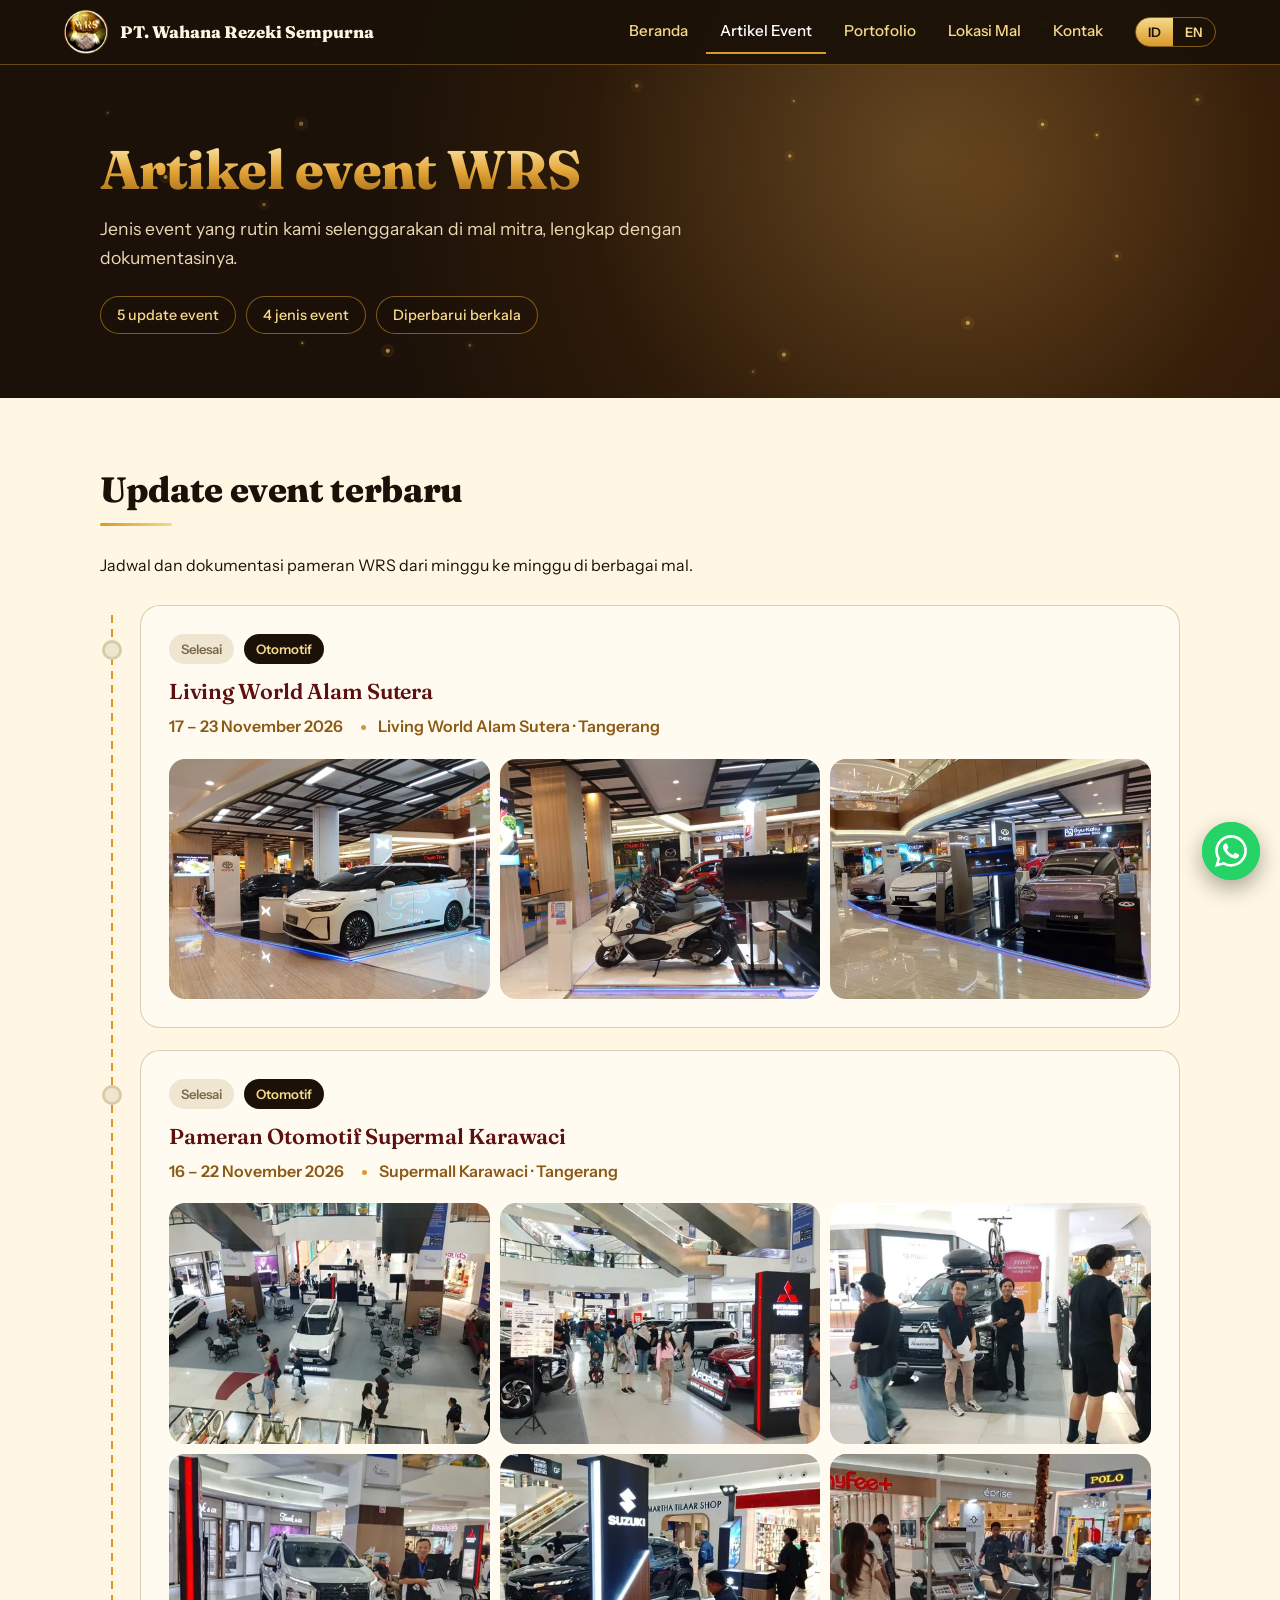
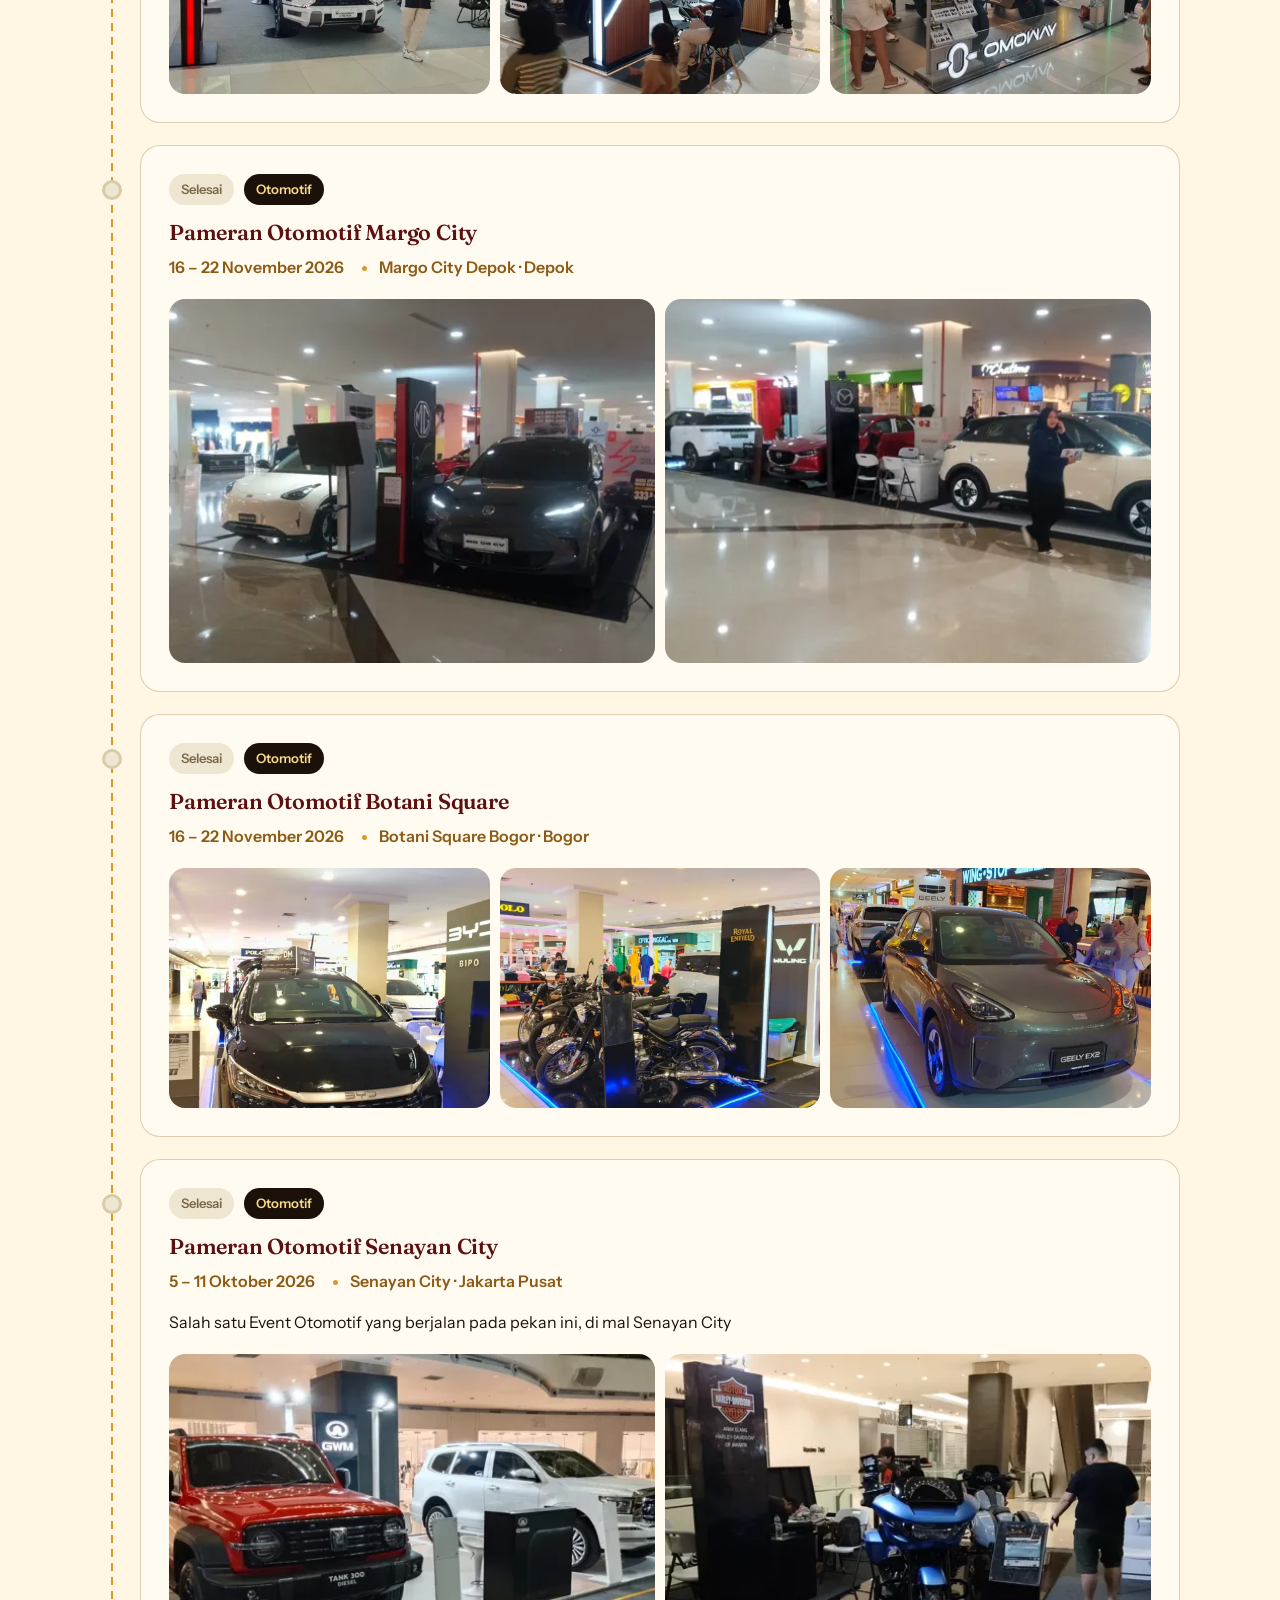
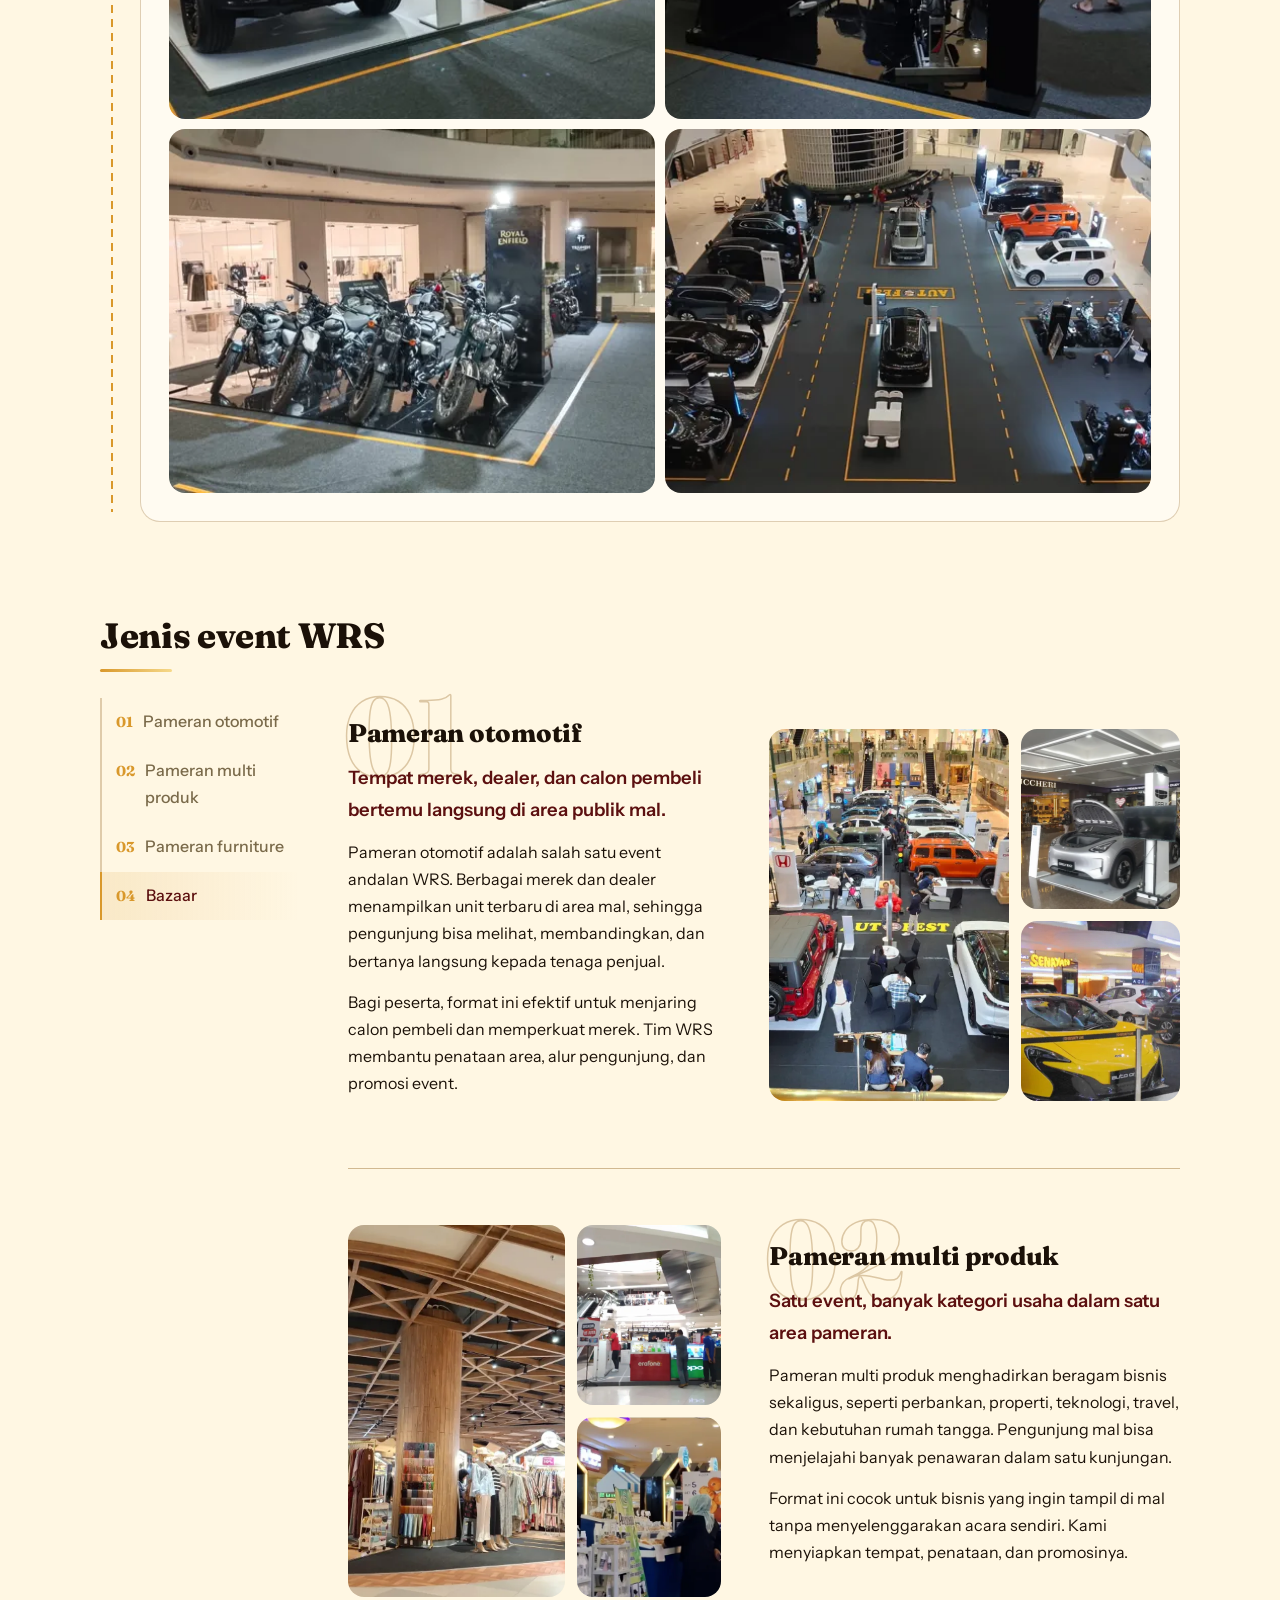
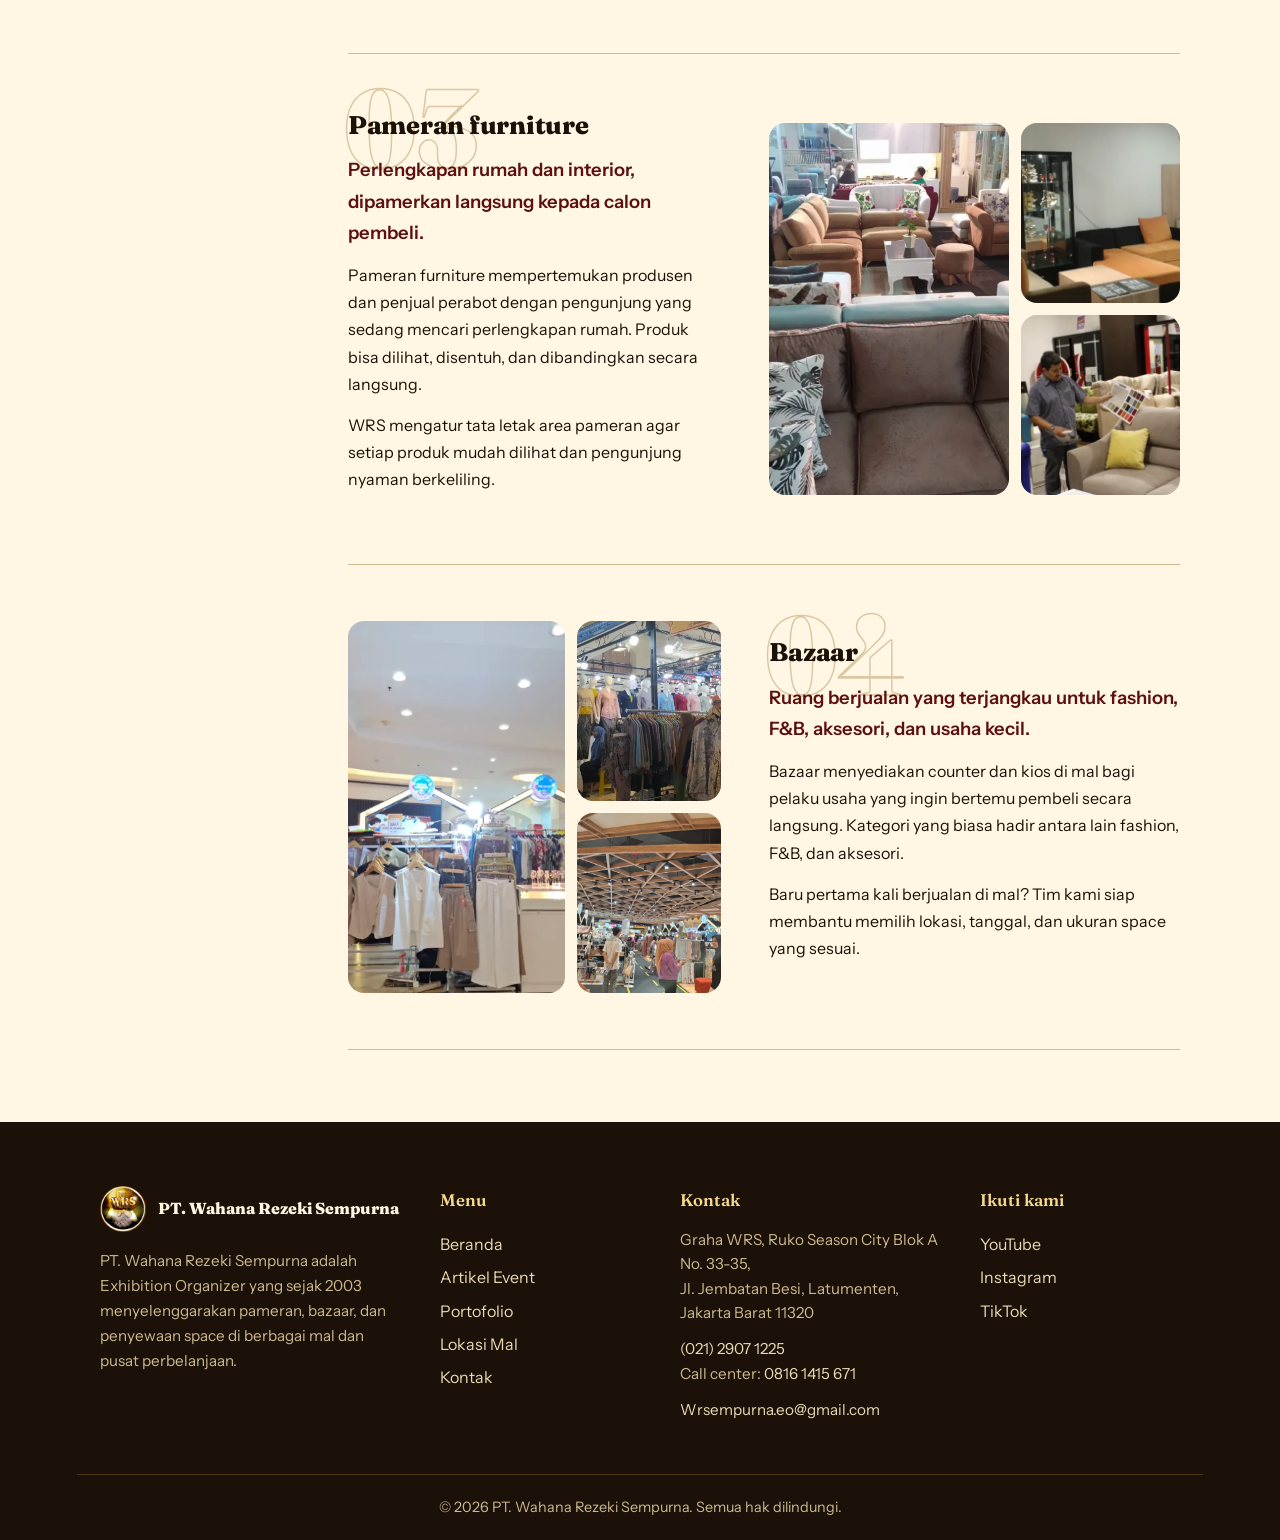
<file: docs/event.html>
<!DOCTYPE html>
<html lang="id">
<head>
<meta charset="utf-8">
<meta name="viewport" content="width=device-width, initial-scale=1">
<title>Artikel Event | PT. Wahana Rezeki Sempurna</title>
<meta name="description" content="Jenis event yang rutin kami selenggarakan di mal mitra, lengkap dengan dokumentasinya.">
<meta property="og:type" content="website"><meta property="og:title" content="Artikel Event | PT. Wahana Rezeki Sempurna"><meta property="og:description" content="Jenis event yang rutin kami selenggarakan di mal mitra, lengkap dengan dokumentasinya.">
<script>document.documentElement.classList.add("js")</script>
<link rel="icon" type="image/png" href="images/favicon.png">
<link rel="apple-touch-icon" href="images/favicon.png">
<link rel="preconnect" href="https://fonts.googleapis.com">
<link rel="preconnect" href="https://fonts.gstatic.com" crossorigin>
<link rel="stylesheet" href="https://fonts.googleapis.com/css2?family=Fraunces:opsz,wght@9..144,600;9..144,800&family=Instrument+Sans:wght@400;500;600&display=swap">
<link rel="stylesheet" href="assets/style.css?v=47d11991">

</head>
<body data-t="{&quot;lb_tutup&quot;: &quot;Tutup&quot;, &quot;lb_sebelum&quot;: &quot;Foto sebelumnya&quot;, &quot;lb_sesudah&quot;: &quot;Foto berikutnya&quot;, &quot;lb_label&quot;: &quot;Tampilan foto&quot;, &quot;jumlah&quot;: &quot;{total} lokasi&quot;, &quot;jumlah_saring&quot;: &quot;{n} dari {total} lokasi&quot;, &quot;wa_awal&quot;: &quot;Halo WRS, saya &quot;, &quot;wa_dari&quot;: &quot; dari &quot;, &quot;wa_butuh&quot;: &quot;Kebutuhan: &quot;, &quot;st_akan&quot;: &quot;Akan datang&quot;, &quot;st_jalan&quot;: &quot;Sedang berlangsung&quot;, &quot;st_selesai&quot;: &quot;Selesai&quot;, &quot;foto_lihat&quot;: &quot;Lihat semua foto ({n})&quot;, &quot;foto_tutup&quot;: &quot;Tampilkan lebih sedikit&quot;, &quot;hasil&quot;: &quot;Menampilkan {a} dari {b} event&quot;, &quot;disalin&quot;: &quot;Tersalin&quot;, &quot;mengirim&quot;: &quot;Membuka WhatsApp...&quot;, &quot;wa_manual&quot;: &quot;WhatsApp tidak terbuka? Klik di sini.&quot;, &quot;n_mal&quot;: &quot;{n} mal&quot;, &quot;peta_gagal&quot;: &quot;Peta tidak dapat dimuat. Gunakan daftar mal di bawah.&quot;}">
<div class="progres" aria-hidden="true"></div>
<div class="nav"><a class="brand" href="index.html"><img src="images/logo-512.png" alt="Logo PT. Wahana Rezeki Sempurna"><span>PT. Wahana Rezeki Sempurna</span></a><nav class="links" id="menu-utama"><a href="index.html">Beranda</a><a href="event.html" class="on">Artikel Event</a><a href="portofolio.html">Portofolio</a><a href="lokasi.html">Lokasi Mal</a><a href="kontak.html">Kontak</a></nav><div class="lang" role="group" aria-label="Bahasa"><a href="event.html" lang="id" hreflang="id" title="Bahasa Indonesia" class="on" aria-current="true">ID</a><a href="en/event.html" lang="en" hreflang="en" title="English">EN</a></div><button class="burger" type="button" aria-label="Buka menu" aria-expanded="false" aria-controls="menu-utama"><span></span><span></span><span></span></button></div>
<main class="p-event">
<div class="phead" data-partikel><div class="inner"><h1>Artikel event WRS</h1><p>Jenis event yang rutin kami selenggarakan di mal mitra, lengkap dengan dokumentasinya.</p><div class="phead-chips"><span class="phead-chip">5 update event</span><span class="phead-chip">4 jenis event</span><span class="phead-chip">Diperbarui berkala</span></div></div></div>
<section class="sec"><div class="inner">
<h2>Update event terbaru</h2>
<p class="upd-sub">Jadwal dan dokumentasi pameran WRS dari minggu ke minggu di berbagai mal.</p>

<div class="upd-list" data-batch="6"><article class="upd" id="update-2026-11-17-living-world-alam-sutera" data-kat="otomotif" data-status="jalan" data-mulai="2026-11-17" data-selesai="2026-11-23"><div class="upd-kepala"><span class="badge st-jalan">Sedang berlangsung</span><span class="upd-tag">Otomotif</span></div><h3>Living World Alam Sutera</h3><p class="upd-meta"><span>17 – 23 November 2026</span><span>Living World Alam Sutera · Tangerang</span></p><div class="upd-foto" data-n="3"><img class="upd-img" src="images/u-2026-11-17-living-world-alam-sutera-01-k.webp" data-besar="images/u-2026-11-17-living-world-alam-sutera-01.webp" data-grup="2026-11-17-living-world-alam-sutera" alt="Living World Alam Sutera - Living World Alam Sutera" loading="lazy"><img class="upd-img" src="images/u-2026-11-17-living-world-alam-sutera-02-k.webp" data-besar="images/u-2026-11-17-living-world-alam-sutera-02.webp" data-grup="2026-11-17-living-world-alam-sutera" alt="Living World Alam Sutera - Living World Alam Sutera" loading="lazy"><img class="upd-img" src="images/u-2026-11-17-living-world-alam-sutera-03-k.webp" data-besar="images/u-2026-11-17-living-world-alam-sutera-03.webp" data-grup="2026-11-17-living-world-alam-sutera" alt="Living World Alam Sutera - Living World Alam Sutera" loading="lazy"></div></article><article class="upd" id="update-2026-11-16-supermall-karawaci" data-kat="otomotif" data-status="jalan" data-mulai="2026-11-16" data-selesai="2026-11-22"><div class="upd-kepala"><span class="badge st-jalan">Sedang berlangsung</span><span class="upd-tag">Otomotif</span></div><h3>Pameran Otomotif Supermal Karawaci</h3><p class="upd-meta"><span>16 – 22 November 2026</span><span>Supermall Karawaci · Tangerang</span></p><div class="upd-foto" data-n="3"><img class="upd-img" src="images/u-2026-11-16-supermall-karawaci-01-k.webp" data-besar="images/u-2026-11-16-supermall-karawaci-01.webp" data-grup="2026-11-16-supermall-karawaci" alt="Pameran Otomotif Supermal Karawaci - Supermall Karawaci" loading="lazy"><img class="upd-img" src="images/u-2026-11-16-supermall-karawaci-02-k.webp" data-besar="images/u-2026-11-16-supermall-karawaci-02.webp" data-grup="2026-11-16-supermall-karawaci" alt="Pameran Otomotif Supermal Karawaci - Supermall Karawaci" loading="lazy"><img class="upd-img" src="images/u-2026-11-16-supermall-karawaci-03-k.webp" data-besar="images/u-2026-11-16-supermall-karawaci-03.webp" data-grup="2026-11-16-supermall-karawaci" alt="Pameran Otomotif Supermal Karawaci - Supermall Karawaci" loading="lazy"><img class="upd-img" src="images/u-2026-11-16-supermall-karawaci-04-k.webp" data-besar="images/u-2026-11-16-supermall-karawaci-04.webp" data-grup="2026-11-16-supermall-karawaci" alt="Pameran Otomotif Supermal Karawaci - Supermall Karawaci" loading="lazy"><img class="upd-img" src="images/u-2026-11-16-supermall-karawaci-05-k.webp" data-besar="images/u-2026-11-16-supermall-karawaci-05.webp" data-grup="2026-11-16-supermall-karawaci" alt="Pameran Otomotif Supermal Karawaci - Supermall Karawaci" loading="lazy"><img class="upd-img" src="images/u-2026-11-16-supermall-karawaci-06-k.webp" data-besar="images/u-2026-11-16-supermall-karawaci-06.webp" data-grup="2026-11-16-supermall-karawaci" alt="Pameran Otomotif Supermal Karawaci - Supermall Karawaci" loading="lazy"></div></article><article class="upd" id="update-2026-11-16-margo-city-depok" data-kat="otomotif" data-status="jalan" data-mulai="2026-11-16" data-selesai="2026-11-22"><div class="upd-kepala"><span class="badge st-jalan">Sedang berlangsung</span><span class="upd-tag">Otomotif</span></div><h3>Pameran Otomotif Margo City</h3><p class="upd-meta"><span>16 – 22 November 2026</span><span>Margo City Depok · Depok</span></p><div class="upd-foto" data-n="2"><img class="upd-img" src="images/u-2026-11-16-margo-city-depok-01-k.webp" data-besar="images/u-2026-11-16-margo-city-depok-01.webp" data-grup="2026-11-16-margo-city-depok" alt="Pameran Otomotif Margo City - Margo City Depok" loading="lazy"><img class="upd-img" src="images/u-2026-11-16-margo-city-depok-02-k.webp" data-besar="images/u-2026-11-16-margo-city-depok-02.webp" data-grup="2026-11-16-margo-city-depok" alt="Pameran Otomotif Margo City - Margo City Depok" loading="lazy"></div></article><article class="upd" id="update-2026-11-16-botani-square-bogor" data-kat="otomotif" data-status="jalan" data-mulai="2026-11-16" data-selesai="2026-11-22"><div class="upd-kepala"><span class="badge st-jalan">Sedang berlangsung</span><span class="upd-tag">Otomotif</span></div><h3>Pameran Otomotif Botani Square</h3><p class="upd-meta"><span>16 – 22 November 2026</span><span>Botani Square Bogor · Bogor</span></p><div class="upd-foto" data-n="3"><img class="upd-img" src="images/u-2026-11-16-botani-square-bogor-01-k.webp" data-besar="images/u-2026-11-16-botani-square-bogor-01.webp" data-grup="2026-11-16-botani-square-bogor" alt="Pameran Otomotif Botani Square - Botani Square Bogor" loading="lazy"><img class="upd-img" src="images/u-2026-11-16-botani-square-bogor-02-k.webp" data-besar="images/u-2026-11-16-botani-square-bogor-02.webp" data-grup="2026-11-16-botani-square-bogor" alt="Pameran Otomotif Botani Square - Botani Square Bogor" loading="lazy"><img class="upd-img" src="images/u-2026-11-16-botani-square-bogor-03-k.webp" data-besar="images/u-2026-11-16-botani-square-bogor-03.webp" data-grup="2026-11-16-botani-square-bogor" alt="Pameran Otomotif Botani Square - Botani Square Bogor" loading="lazy"></div></article><article class="upd" id="update-2026-10-05-margo-city" data-kat="otomotif" data-status="selesai" data-mulai="2026-10-05" data-selesai="2026-10-11"><div class="upd-kepala"><span class="badge st-selesai">Selesai</span><span class="upd-tag">Otomotif</span></div><h3>Pameran Otomotif Senayan City</h3><p class="upd-meta"><span>5 – 11 Oktober 2026</span><span>Senayan City · Jakarta Pusat</span></p><p>Salah satu Event Otomotif yang berjalan pada pekan ini, di mal Senayan City</p><div class="upd-foto" data-n="2"><img class="upd-img" src="images/u-2026-10-05-margo-city-01-k.webp" data-besar="images/u-2026-10-05-margo-city-01.webp" data-grup="2026-10-05-margo-city" alt="Pameran Otomotif Senayan City - Senayan City" loading="lazy"><img class="upd-img" src="images/u-2026-10-05-margo-city-02-k.webp" data-besar="images/u-2026-10-05-margo-city-02.webp" data-grup="2026-10-05-margo-city" alt="Pameran Otomotif Senayan City - Senayan City" loading="lazy"><img class="upd-img" src="images/u-2026-10-05-margo-city-03-k.webp" data-besar="images/u-2026-10-05-margo-city-03.webp" data-grup="2026-10-05-margo-city" alt="Pameran Otomotif Senayan City - Senayan City" loading="lazy"><img class="upd-img" src="images/u-2026-10-05-margo-city-04-k.webp" data-besar="images/u-2026-10-05-margo-city-04.webp" data-grup="2026-10-05-margo-city" alt="Pameran Otomotif Senayan City - Senayan City" loading="lazy"></div></article></div>
<div class="upd-lagi"><button class="btn-lagi" type="button" hidden>Tampilkan event sebelumnya</button></div>
</div></section>
<section class="sec"><div class="inner"><h2>Jenis event WRS</h2><div class="jenis"><nav class="jenis-nav" aria-label="Jenis event"><a href="#pameran-otomotif"><b>01</b><span>Pameran otomotif</span></a><a href="#pameran-multi-produk"><b>02</b><span>Pameran multi produk</span></a><a href="#pameran-furniture"><b>03</b><span>Pameran furniture</span></a><a href="#bazaar"><b>04</b><span>Bazaar</span></a></nav><div class="jenis-isi"><article class="art" id="pameran-otomotif"><div class="art-teks"><span class="art-no" aria-hidden="true">01</span><h2>Pameran otomotif</h2><p class="lead">Tempat merek, dealer, dan calon pembeli bertemu langsung di area publik mal.</p><p>Pameran otomotif adalah salah satu event andalan WRS. Berbagai merek dan dealer menampilkan unit terbaru di area mal, sehingga pengunjung bisa melihat, membandingkan, dan bertanya langsung kepada tenaga penjual.</p><p>Bagi peserta, format ini efektif untuk menjaring calon pembeli dan memperkuat merek. Tim WRS membantu penataan area, alur pengunjung, dan promosi event.</p></div><div class="mosaic"><img class="mo" src="images/otomotif-1.webp" alt="Pameran otomotif" loading="lazy"><img class="mo" src="images/otomotif-2.webp" alt="Pameran otomotif" loading="lazy"><img class="mo" src="images/otomotif-3.webp" alt="Pameran otomotif" loading="lazy"></div></article><article class="art rev" id="pameran-multi-produk"><div class="art-teks"><span class="art-no" aria-hidden="true">02</span><h2>Pameran multi produk</h2><p class="lead">Satu event, banyak kategori usaha dalam satu area pameran.</p><p>Pameran multi produk menghadirkan beragam bisnis sekaligus, seperti perbankan, properti, teknologi, travel, dan kebutuhan rumah tangga. Pengunjung mal bisa menjelajahi banyak penawaran dalam satu kunjungan.</p><p>Format ini cocok untuk bisnis yang ingin tampil di mal tanpa menyelenggarakan acara sendiri. Kami menyiapkan tempat, penataan, dan promosinya.</p></div><div class="mosaic"><img class="mo" src="images/multiproduk-1.webp" alt="Pameran multi produk" loading="lazy"><img class="mo" src="images/multiproduk-2.webp" alt="Pameran multi produk" loading="lazy"><img class="mo" src="images/multiproduk-3.webp" alt="Pameran multi produk" loading="lazy"></div></article><article class="art" id="pameran-furniture"><div class="art-teks"><span class="art-no" aria-hidden="true">03</span><h2>Pameran furniture</h2><p class="lead">Perlengkapan rumah dan interior, dipamerkan langsung kepada calon pembeli.</p><p>Pameran furniture mempertemukan produsen dan penjual perabot dengan pengunjung yang sedang mencari perlengkapan rumah. Produk bisa dilihat, disentuh, dan dibandingkan secara langsung.</p><p>WRS mengatur tata letak area pameran agar setiap produk mudah dilihat dan pengunjung nyaman berkeliling.</p></div><div class="mosaic"><img class="mo" src="images/furniture-1.webp" alt="Pameran furniture" loading="lazy"><img class="mo" src="images/furniture-2.webp" alt="Pameran furniture" loading="lazy"><img class="mo" src="images/furniture-3.webp" alt="Pameran furniture" loading="lazy"></div></article><article class="art rev" id="bazaar"><div class="art-teks"><span class="art-no" aria-hidden="true">04</span><h2>Bazaar</h2><p class="lead">Ruang berjualan yang terjangkau untuk fashion, F&amp;B, aksesori, dan usaha kecil.</p><p>Bazaar menyediakan counter dan kios di mal bagi pelaku usaha yang ingin bertemu pembeli secara langsung. Kategori yang biasa hadir antara lain fashion, F&amp;B, dan aksesori.</p><p>Baru pertama kali berjualan di mal? Tim kami siap membantu memilih lokasi, tanggal, dan ukuran space yang sesuai.</p></div><div class="mosaic"><img class="mo" src="images/bazaar-1.webp" alt="Bazaar" loading="lazy"><img class="mo" src="images/bazaar-2.webp" alt="Bazaar" loading="lazy"><img class="mo" src="images/bazaar-3.webp" alt="Bazaar" loading="lazy"></div></article></div></div></div></section>
</main>
<footer class="foot-besar"><div class="inner foot-grid">
<div class="foot-merek"><a class="foot-logo" href="index.html"><img src="images/logo-512.png" alt="Logo PT. Wahana Rezeki Sempurna"><span>PT. Wahana Rezeki Sempurna</span></a>
<p>PT. Wahana Rezeki Sempurna adalah Exhibition Organizer yang sejak 2003 menyelenggarakan pameran, bazaar, dan penyewaan space di berbagai mal dan pusat perbelanjaan.</p></div>
<div class="foot-kol"><h4>Menu</h4><a href="index.html">Beranda</a><a href="event.html">Artikel Event</a><a href="portofolio.html">Portofolio</a><a href="lokasi.html">Lokasi Mal</a><a href="kontak.html">Kontak</a></div>
<div class="foot-kol"><h4>Kontak</h4><p>Graha WRS, Ruko Season City Blok A No. 33-35,<br>Jl. Jembatan Besi, Latumenten, Jakarta Barat 11320</p><p><a href="tel:02129071225">(021) 2907 1225</a><br>Call center: <a href="tel:08161415671">0816 1415 671</a></p><p><a href="mailto:Wrsempurna.eo@gmail.com">Wrsempurna.eo@gmail.com</a></p></div>
<div class="foot-kol"><h4>Ikuti kami</h4><a href="https://www.youtube.com/@wrseo3919" target="_blank" rel="noopener">YouTube</a><a href="https://www.instagram.com/eo.wrs.id" target="_blank" rel="noopener">Instagram</a><a href="https://www.tiktok.com/@wrs.eo" target="_blank" rel="noopener">TikTok</a></div>
</div><div class="foot-bawah"><div class="inner"><span>© 2026 PT. Wahana Rezeki Sempurna. Semua hak dilindungi.</span></div></div></footer>
<button class="ke-atas" type="button" aria-label="Kembali ke atas"><svg viewBox="0 0 24 24" aria-hidden="true"><polyline points="18 15 12 9 6 15"/></svg></button>
<a class="wa-float" href="https://wa.me/628161415671?text=Halo+WRS%2C+saya+ingin+bertanya+tentang+pameran+atau+sewa+space+di+mal." target="_blank" rel="noopener" aria-label="Chat WhatsApp"><svg viewBox="0 0 24 24" width="32" height="32" aria-hidden="true"><path d="M17.472 14.382c-.297-.149-1.758-.867-2.03-.967-.273-.099-.471-.148-.67.15-.197.297-.767.966-.94 1.164-.173.199-.347.223-.644.075-.297-.15-1.255-.463-2.39-1.475-.883-.788-1.48-1.761-1.653-2.059-.173-.297-.018-.458.13-.606.134-.133.298-.347.446-.52.149-.174.198-.298.298-.497.099-.198.05-.371-.025-.52-.075-.149-.669-1.612-.916-2.207-.242-.579-.487-.5-.669-.51-.173-.008-.371-.01-.57-.01-.198 0-.52.074-.792.372-.272.297-1.04 1.016-1.04 2.479 0 1.462 1.065 2.875 1.213 3.074.149.198 2.096 3.2 5.077 4.487.709.306 1.262.489 1.694.625.712.227 1.36.195 1.871.118.571-.085 1.758-.719 2.006-1.413.248-.694.248-1.289.173-1.413-.074-.124-.272-.198-.57-.347m-5.421 7.403h-.004a9.87 9.87 0 01-5.031-1.378l-.361-.214-3.741.982.998-3.648-.235-.374a9.86 9.86 0 01-1.51-5.26c.001-5.45 4.436-9.884 9.888-9.884 2.64 0 5.122 1.03 6.988 2.898a9.825 9.825 0 012.893 6.994c-.003 5.45-4.437 9.884-9.885 9.884m8.413-18.297A11.815 11.815 0 0012.05 0C5.495 0 .16 5.335.157 11.892c0 2.096.547 4.142 1.588 5.945L.057 24l6.305-1.654a11.882 11.882 0 005.683 1.448h.005c6.554 0 11.89-5.335 11.893-11.893a11.821 11.821 0 00-3.48-8.413z"/></svg></a>
<script src="assets/app.js?v=5fd77bdc" defer></script>
</body>
</html>
</file>
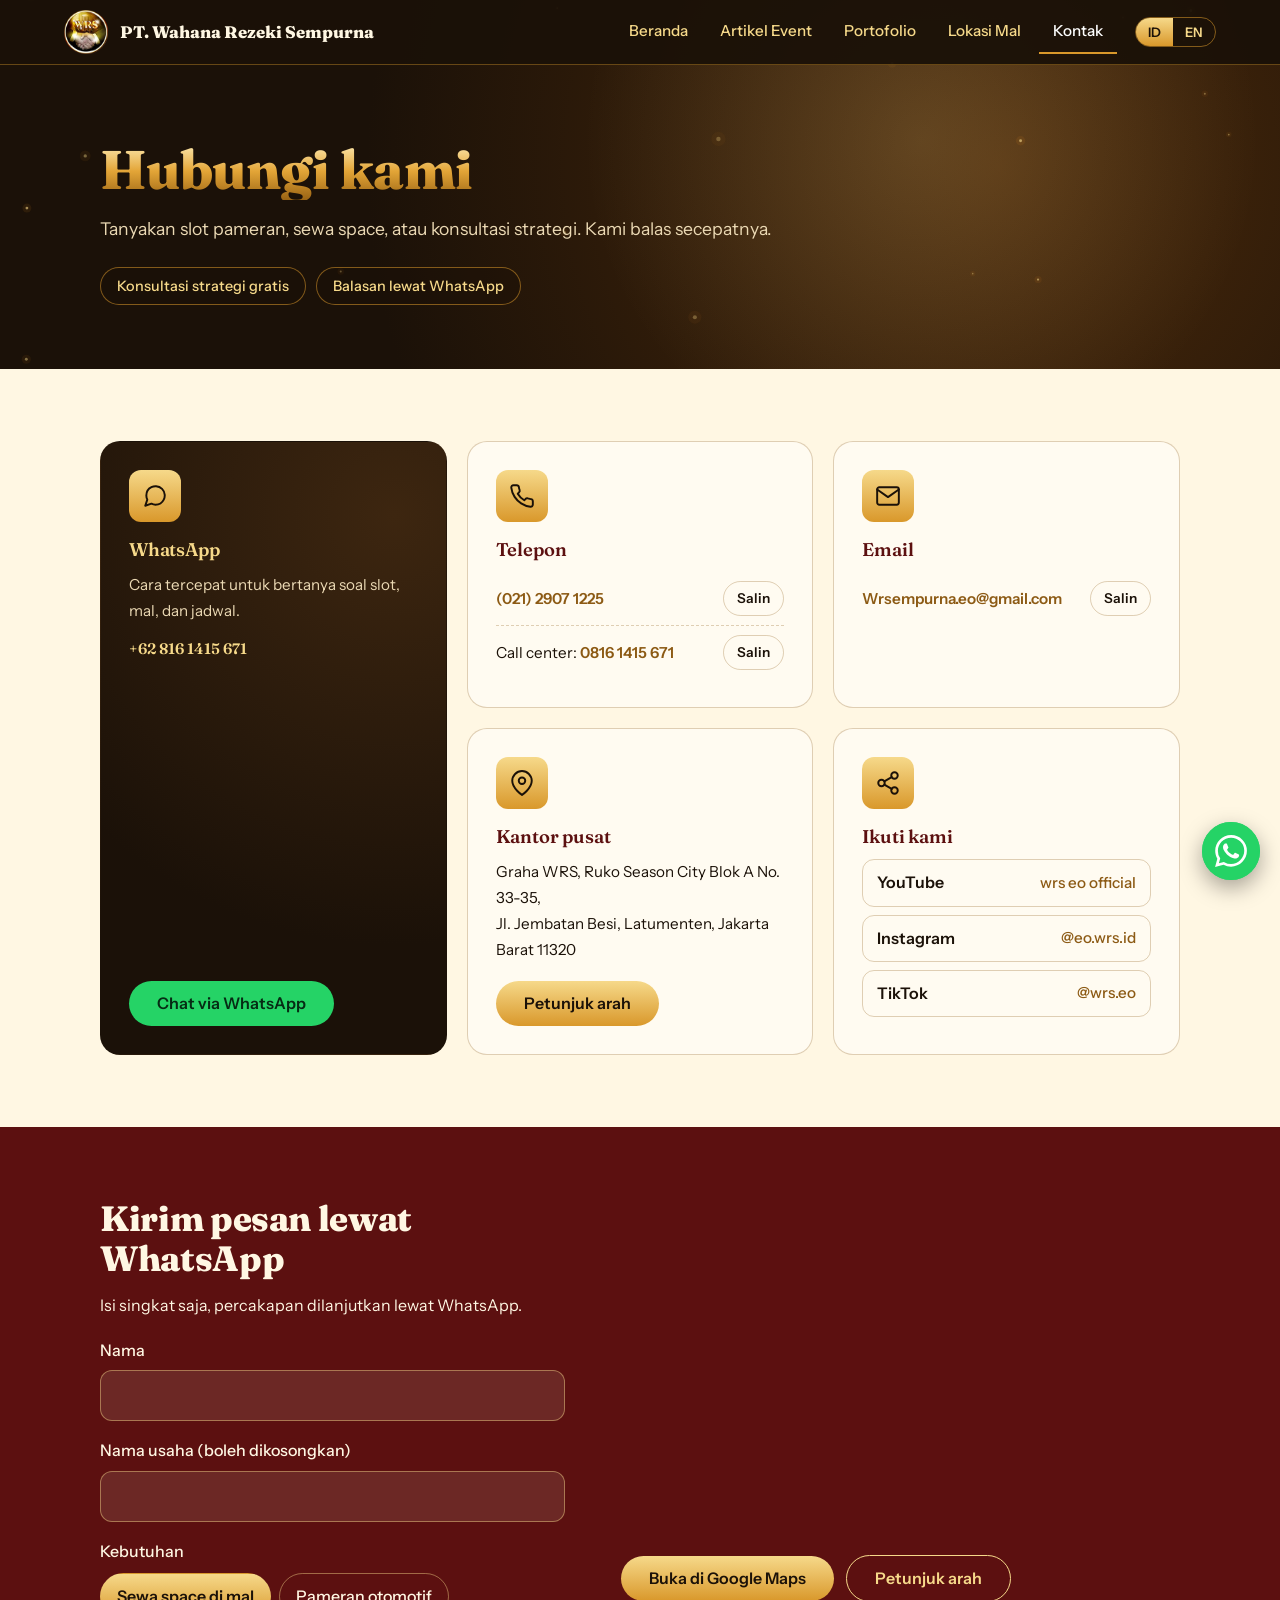
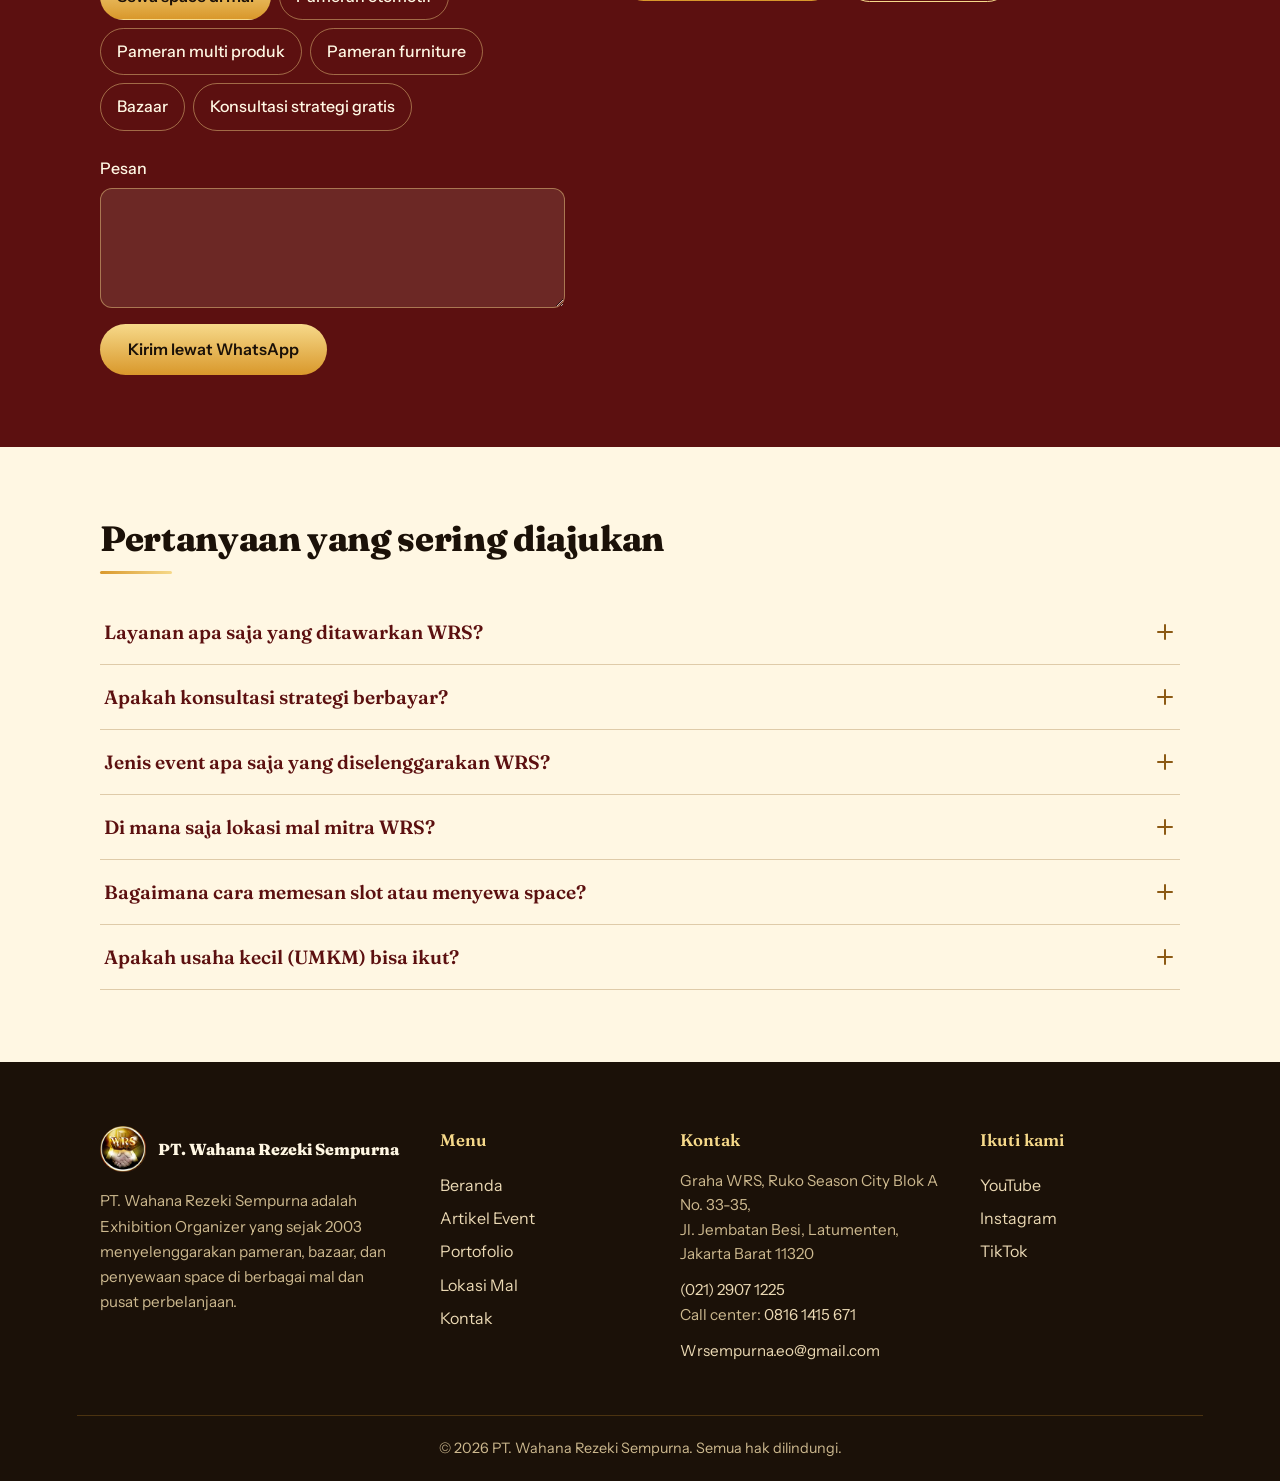
<file: docs/kontak.html>
<!DOCTYPE html>
<html lang="id">
<head>
<meta charset="utf-8">
<meta name="viewport" content="width=device-width, initial-scale=1">
<title>Kontak | PT. Wahana Rezeki Sempurna</title>
<meta name="description" content="Tanyakan slot pameran, sewa space, atau konsultasi strategi. Kami balas secepatnya.">
<meta property="og:type" content="website"><meta property="og:title" content="Kontak | PT. Wahana Rezeki Sempurna"><meta property="og:description" content="Tanyakan slot pameran, sewa space, atau konsultasi strategi. Kami balas secepatnya.">
<script>document.documentElement.classList.add("js")</script>
<link rel="icon" type="image/png" href="images/favicon.png">
<link rel="apple-touch-icon" href="images/favicon.png">
<link rel="preconnect" href="https://fonts.googleapis.com">
<link rel="preconnect" href="https://fonts.gstatic.com" crossorigin>
<link rel="stylesheet" href="https://fonts.googleapis.com/css2?family=Fraunces:opsz,wght@9..144,600;9..144,800&family=Instrument+Sans:wght@400;500;600&display=swap">
<link rel="stylesheet" href="assets/style.css?v=47d11991">

</head>
<body data-t="{&quot;lb_tutup&quot;: &quot;Tutup&quot;, &quot;lb_sebelum&quot;: &quot;Foto sebelumnya&quot;, &quot;lb_sesudah&quot;: &quot;Foto berikutnya&quot;, &quot;lb_label&quot;: &quot;Tampilan foto&quot;, &quot;jumlah&quot;: &quot;{total} lokasi&quot;, &quot;jumlah_saring&quot;: &quot;{n} dari {total} lokasi&quot;, &quot;wa_awal&quot;: &quot;Halo WRS, saya &quot;, &quot;wa_dari&quot;: &quot; dari &quot;, &quot;wa_butuh&quot;: &quot;Kebutuhan: &quot;, &quot;st_akan&quot;: &quot;Akan datang&quot;, &quot;st_jalan&quot;: &quot;Sedang berlangsung&quot;, &quot;st_selesai&quot;: &quot;Selesai&quot;, &quot;foto_lihat&quot;: &quot;Lihat semua foto ({n})&quot;, &quot;foto_tutup&quot;: &quot;Tampilkan lebih sedikit&quot;, &quot;hasil&quot;: &quot;Menampilkan {a} dari {b} event&quot;, &quot;disalin&quot;: &quot;Tersalin&quot;, &quot;mengirim&quot;: &quot;Membuka WhatsApp...&quot;, &quot;wa_manual&quot;: &quot;WhatsApp tidak terbuka? Klik di sini.&quot;, &quot;n_mal&quot;: &quot;{n} mal&quot;, &quot;peta_gagal&quot;: &quot;Peta tidak dapat dimuat. Gunakan daftar mal di bawah.&quot;}">
<div class="progres" aria-hidden="true"></div>
<div class="nav"><a class="brand" href="index.html"><img src="images/logo-512.png" alt="Logo PT. Wahana Rezeki Sempurna"><span>PT. Wahana Rezeki Sempurna</span></a><nav class="links" id="menu-utama"><a href="index.html">Beranda</a><a href="event.html">Artikel Event</a><a href="portofolio.html">Portofolio</a><a href="lokasi.html">Lokasi Mal</a><a href="kontak.html" class="on">Kontak</a></nav><div class="lang" role="group" aria-label="Bahasa"><a href="kontak.html" lang="id" hreflang="id" title="Bahasa Indonesia" class="on" aria-current="true">ID</a><a href="en/kontak.html" lang="en" hreflang="en" title="English">EN</a></div><button class="burger" type="button" aria-label="Buka menu" aria-expanded="false" aria-controls="menu-utama"><span></span><span></span><span></span></button></div>
<main class="p-kontak">
<div class="phead" data-partikel><div class="inner"><h1>Hubungi kami</h1><p>Tanyakan slot pameran, sewa space, atau konsultasi strategi. Kami balas secepatnya.</p><div class="phead-chips"><span class="phead-chip">Konsultasi strategi gratis</span><span class="phead-chip">Balasan lewat WhatsApp</span></div></div></div>
<section class="sec kartu-sec"><div class="inner kartu-grid">
<div class="kartu-kontak utama"><span class="ikon"><svg viewBox="0 0 24 24" aria-hidden="true"><path d="M21 11.5a8.4 8.4 0 0 1-.9 3.8 8.5 8.5 0 0 1-7.6 4.7 8.4 8.4 0 0 1-3.8-.9L3 21l1.9-5.7a8.4 8.4 0 0 1-.9-3.8 8.5 8.5 0 0 1 4.7-7.6 8.4 8.4 0 0 1 3.8-.9h.5a8.5 8.5 0 0 1 8 8z"/></svg></span><h3>WhatsApp</h3><p>Cara tercepat untuk bertanya soal slot, mal, dan jadwal.</p>
<p class="besar">+62 816 1415 671</p><a class="btn wa" href="https://wa.me/628161415671?text=Halo+WRS%2C+saya+ingin+bertanya+tentang+pameran+atau+sewa+space+di+mal." target="_blank" rel="noopener">Chat via WhatsApp</a></div>
<div class="kartu-kontak"><span class="ikon"><svg viewBox="0 0 24 24" aria-hidden="true"><path d="M22 16.9v3a2 2 0 0 1-2.2 2 19.8 19.8 0 0 1-8.6-3.1 19.5 19.5 0 0 1-6-6A19.8 19.8 0 0 1 2.1 4.2 2 2 0 0 1 4.1 2h3a2 2 0 0 1 2 1.7c.1 1 .4 1.9.7 2.8a2 2 0 0 1-.5 2.1L8.1 9.9a16 16 0 0 0 6 6l1.3-1.3a2 2 0 0 1 2.1-.4c.9.3 1.8.6 2.8.7a2 2 0 0 1 1.7 2z"/></svg></span><h3>Telepon</h3><div class="baris-salin"><span><a href="tel:02129071225">(021) 2907 1225</a></span><button class="salin" type="button" data-salin="(021) 2907 1225">Salin</button></div><div class="baris-salin"><span>Call center: <a href="tel:08161415671">0816 1415 671</a></span><button class="salin" type="button" data-salin="0816 1415 671">Salin</button></div></div>
<div class="kartu-kontak"><span class="ikon"><svg viewBox="0 0 24 24" aria-hidden="true"><path d="M4 4h16a2 2 0 0 1 2 2v12a2 2 0 0 1-2 2H4a2 2 0 0 1-2-2V6a2 2 0 0 1 2-2z"/><polyline points="22,6 12,13 2,6"/></svg></span><h3>Email</h3>
<div class="baris-salin"><span><a href="mailto:Wrsempurna.eo@gmail.com">Wrsempurna.eo@gmail.com</a></span><button class="salin" type="button" data-salin="Wrsempurna.eo@gmail.com">Salin</button></div></div>
<div class="kartu-kontak"><span class="ikon"><svg viewBox="0 0 24 24" aria-hidden="true"><path d="M21 10c0 7-9 13-9 13s-9-6-9-13a9 9 0 0 1 18 0z"/><circle cx="12" cy="10" r="3"/></svg></span><h3>Kantor pusat</h3><p>Graha WRS, Ruko Season City Blok A No. 33-35,<br>Jl. Jembatan Besi, Latumenten, Jakarta Barat 11320</p>
<a class="btn gold" href="https://www.google.com/maps/dir/?api=1&amp;destination=Graha+WRS%2C+Ruko+Season+City+Blok+A+No.+33-35%2C+Jl.+Jembatan+Besi%2C+Latumenten%2C+Jakarta+Barat+11320" target="_blank" rel="noopener">Petunjuk arah</a></div>
<div class="kartu-kontak lebar"><span class="ikon"><svg viewBox="0 0 24 24" aria-hidden="true"><circle cx="18" cy="5" r="3"/><circle cx="6" cy="12" r="3"/><circle cx="18" cy="19" r="3"/><line x1="8.6" y1="13.5" x2="15.4" y2="17.5"/><line x1="15.4" y1="6.5" x2="8.6" y2="10.5"/></svg></span><h3>Ikuti kami</h3><div class="pils"><a class="pil" href="https://www.youtube.com/@wrseo3919" target="_blank" rel="noopener">YouTube<span>wrs eo official</span></a><a class="pil" href="https://www.instagram.com/eo.wrs.id" target="_blank" rel="noopener">Instagram<span>@eo.wrs.id</span></a><a class="pil" href="https://www.tiktok.com/@wrs.eo" target="_blank" rel="noopener">TikTok<span>@wrs.eo</span></a></div></div>
</div></section>

<section class="kontak"><div class="inner cols">
<div>
<h2>Kirim pesan lewat WhatsApp</h2>
<p class="form-sub">Isi singkat saja, percakapan dilanjutkan lewat WhatsApp.</p>
<form class="form" id="form-wa" data-wa="628161415671">
<label>Nama<input name="nama" required autocomplete="name"></label>
<label>Nama usaha (boleh dikosongkan)<input name="usaha" autocomplete="organization"></label>
<fieldset class="opsi-grup"><legend>Kebutuhan</legend><label class="opsi"><input type="radio" name="butuh" value="Sewa space di mal" checked><span>Sewa space di mal</span></label><label class="opsi"><input type="radio" name="butuh" value="Pameran otomotif"><span>Pameran otomotif</span></label><label class="opsi"><input type="radio" name="butuh" value="Pameran multi produk"><span>Pameran multi produk</span></label><label class="opsi"><input type="radio" name="butuh" value="Pameran furniture"><span>Pameran furniture</span></label><label class="opsi"><input type="radio" name="butuh" value="Bazaar"><span>Bazaar</span></label><label class="opsi"><input type="radio" name="butuh" value="Konsultasi strategi gratis"><span>Konsultasi strategi gratis</span></label></fieldset>
<label>Pesan<textarea name="pesan" required></textarea></label>
<button type="submit">Kirim lewat WhatsApp</button>
<p class="form-info" hidden><a href="#" target="_blank" rel="noopener">WhatsApp tidak terbuka? Klik di sini.</a></p>
</form>
</div>
<div>
<iframe title="Peta kantor pusat WRS" src="https://maps.google.com/maps?q=Graha+WRS%2C+Ruko+Season+City+Blok+A+No.+33-35%2C+Jl.+Jembatan+Besi%2C+Latumenten%2C+Jakarta+Barat+11320&amp;output=embed" loading="lazy" referrerpolicy="no-referrer-when-downgrade"></iframe>
<a class="btn gold" href="https://www.google.com/maps/search/?api=1&amp;query=Graha+WRS%2C+Ruko+Season+City+Blok+A+No.+33-35%2C+Jl.+Jembatan+Besi%2C+Latumenten%2C+Jakarta+Barat+11320" target="_blank" rel="noopener">Buka di Google Maps</a><a class="btn line" href="https://www.google.com/maps/dir/?api=1&amp;destination=Graha+WRS%2C+Ruko+Season+City+Blok+A+No.+33-35%2C+Jl.+Jembatan+Besi%2C+Latumenten%2C+Jakarta+Barat+11320" target="_blank" rel="noopener">Petunjuk arah</a>
</div>
</div></section>

<section class="sec faq"><div class="inner">
<h2>Pertanyaan yang sering diajukan</h2>
<div class="faq-daftar"><div class="faq-item"><h3><button class="faq-tanya" type="button" aria-expanded="false"><span>Layanan apa saja yang ditawarkan WRS?</span><i aria-hidden="true"></i></button></h3><div class="faq-jawab"><div><p>WRS adalah Event Organizer dan penyedia promotion service di mal: pameran otomotif, multi produk, dan furniture, bazaar, sewa space atau booth, serta dokumentasi event.</p></div></div></div><div class="faq-item"><h3><button class="faq-tanya" type="button" aria-expanded="false"><span>Apakah konsultasi strategi berbayar?</span><i aria-hidden="true"></i></button></h3><div class="faq-jawab"><div><p>Tidak. Tim WRS siap membantu menyusun strategi terbaik untuk pameran Anda tanpa biaya.</p></div></div></div><div class="faq-item"><h3><button class="faq-tanya" type="button" aria-expanded="false"><span>Jenis event apa saja yang diselenggarakan WRS?</span><i aria-hidden="true"></i></button></h3><div class="faq-jawab"><div><p>Pameran otomotif, pameran multi produk, pameran furniture, dan bazaar di mal mitra.</p></div></div></div><div class="faq-item"><h3><button class="faq-tanya" type="button" aria-expanded="false"><span>Di mana saja lokasi mal mitra WRS?</span><i aria-hidden="true"></i></button></h3><div class="faq-jawab"><div><p>Di Jabodetabek dan kota-kota besar seperti Bandung, Palembang, Medan, Pekanbaru, dan Surabaya. Daftar lengkapnya ada di halaman Lokasi Mal.</p></div></div></div><div class="faq-item"><h3><button class="faq-tanya" type="button" aria-expanded="false"><span>Bagaimana cara memesan slot atau menyewa space?</span><i aria-hidden="true"></i></button></h3><div class="faq-jawab"><div><p>Hubungi kami lewat WhatsApp atau formulir di halaman ini, lalu sebutkan jenis usaha, mal yang diminati, dan perkiraan tanggal. Tim kami membantu memilih lokasi dan jadwal.</p></div></div></div><div class="faq-item"><h3><button class="faq-tanya" type="button" aria-expanded="false"><span>Apakah usaha kecil (UMKM) bisa ikut?</span><i aria-hidden="true"></i></button></h3><div class="faq-jawab"><div><p>Bisa. WRS berawal dari penyewaan ruang usaha bagi UMKM, dan bazaar serta sewa counter tersedia untuk usaha yang ingin mulai tampil di mal.</p></div></div></div></div>
</div></section>


</main>
<footer class="foot-besar"><div class="inner foot-grid">
<div class="foot-merek"><a class="foot-logo" href="index.html"><img src="images/logo-512.png" alt="Logo PT. Wahana Rezeki Sempurna"><span>PT. Wahana Rezeki Sempurna</span></a>
<p>PT. Wahana Rezeki Sempurna adalah Exhibition Organizer yang sejak 2003 menyelenggarakan pameran, bazaar, dan penyewaan space di berbagai mal dan pusat perbelanjaan.</p></div>
<div class="foot-kol"><h4>Menu</h4><a href="index.html">Beranda</a><a href="event.html">Artikel Event</a><a href="portofolio.html">Portofolio</a><a href="lokasi.html">Lokasi Mal</a><a href="kontak.html">Kontak</a></div>
<div class="foot-kol"><h4>Kontak</h4><p>Graha WRS, Ruko Season City Blok A No. 33-35,<br>Jl. Jembatan Besi, Latumenten, Jakarta Barat 11320</p><p><a href="tel:02129071225">(021) 2907 1225</a><br>Call center: <a href="tel:08161415671">0816 1415 671</a></p><p><a href="mailto:Wrsempurna.eo@gmail.com">Wrsempurna.eo@gmail.com</a></p></div>
<div class="foot-kol"><h4>Ikuti kami</h4><a href="https://www.youtube.com/@wrseo3919" target="_blank" rel="noopener">YouTube</a><a href="https://www.instagram.com/eo.wrs.id" target="_blank" rel="noopener">Instagram</a><a href="https://www.tiktok.com/@wrs.eo" target="_blank" rel="noopener">TikTok</a></div>
</div><div class="foot-bawah"><div class="inner"><span>© 2026 PT. Wahana Rezeki Sempurna. Semua hak dilindungi.</span></div></div></footer>
<button class="ke-atas" type="button" aria-label="Kembali ke atas"><svg viewBox="0 0 24 24" aria-hidden="true"><polyline points="18 15 12 9 6 15"/></svg></button>
<a class="wa-float" href="https://wa.me/628161415671?text=Halo+WRS%2C+saya+ingin+bertanya+tentang+pameran+atau+sewa+space+di+mal." target="_blank" rel="noopener" aria-label="Chat WhatsApp"><svg viewBox="0 0 24 24" width="32" height="32" aria-hidden="true"><path d="M17.472 14.382c-.297-.149-1.758-.867-2.03-.967-.273-.099-.471-.148-.67.15-.197.297-.767.966-.94 1.164-.173.199-.347.223-.644.075-.297-.15-1.255-.463-2.39-1.475-.883-.788-1.48-1.761-1.653-2.059-.173-.297-.018-.458.13-.606.134-.133.298-.347.446-.52.149-.174.198-.298.298-.497.099-.198.05-.371-.025-.52-.075-.149-.669-1.612-.916-2.207-.242-.579-.487-.5-.669-.51-.173-.008-.371-.01-.57-.01-.198 0-.52.074-.792.372-.272.297-1.04 1.016-1.04 2.479 0 1.462 1.065 2.875 1.213 3.074.149.198 2.096 3.2 5.077 4.487.709.306 1.262.489 1.694.625.712.227 1.36.195 1.871.118.571-.085 1.758-.719 2.006-1.413.248-.694.248-1.289.173-1.413-.074-.124-.272-.198-.57-.347m-5.421 7.403h-.004a9.87 9.87 0 01-5.031-1.378l-.361-.214-3.741.982.998-3.648-.235-.374a9.86 9.86 0 01-1.51-5.26c.001-5.45 4.436-9.884 9.888-9.884 2.64 0 5.122 1.03 6.988 2.898a9.825 9.825 0 012.893 6.994c-.003 5.45-4.437 9.884-9.885 9.884m8.413-18.297A11.815 11.815 0 0012.05 0C5.495 0 .16 5.335.157 11.892c0 2.096.547 4.142 1.588 5.945L.057 24l6.305-1.654a11.882 11.882 0 005.683 1.448h.005c6.554 0 11.89-5.335 11.893-11.893a11.821 11.821 0 00-3.48-8.413z"/></svg></a>
<script src="assets/app.js?v=5fd77bdc" defer></script>
</body>
</html>
</file>
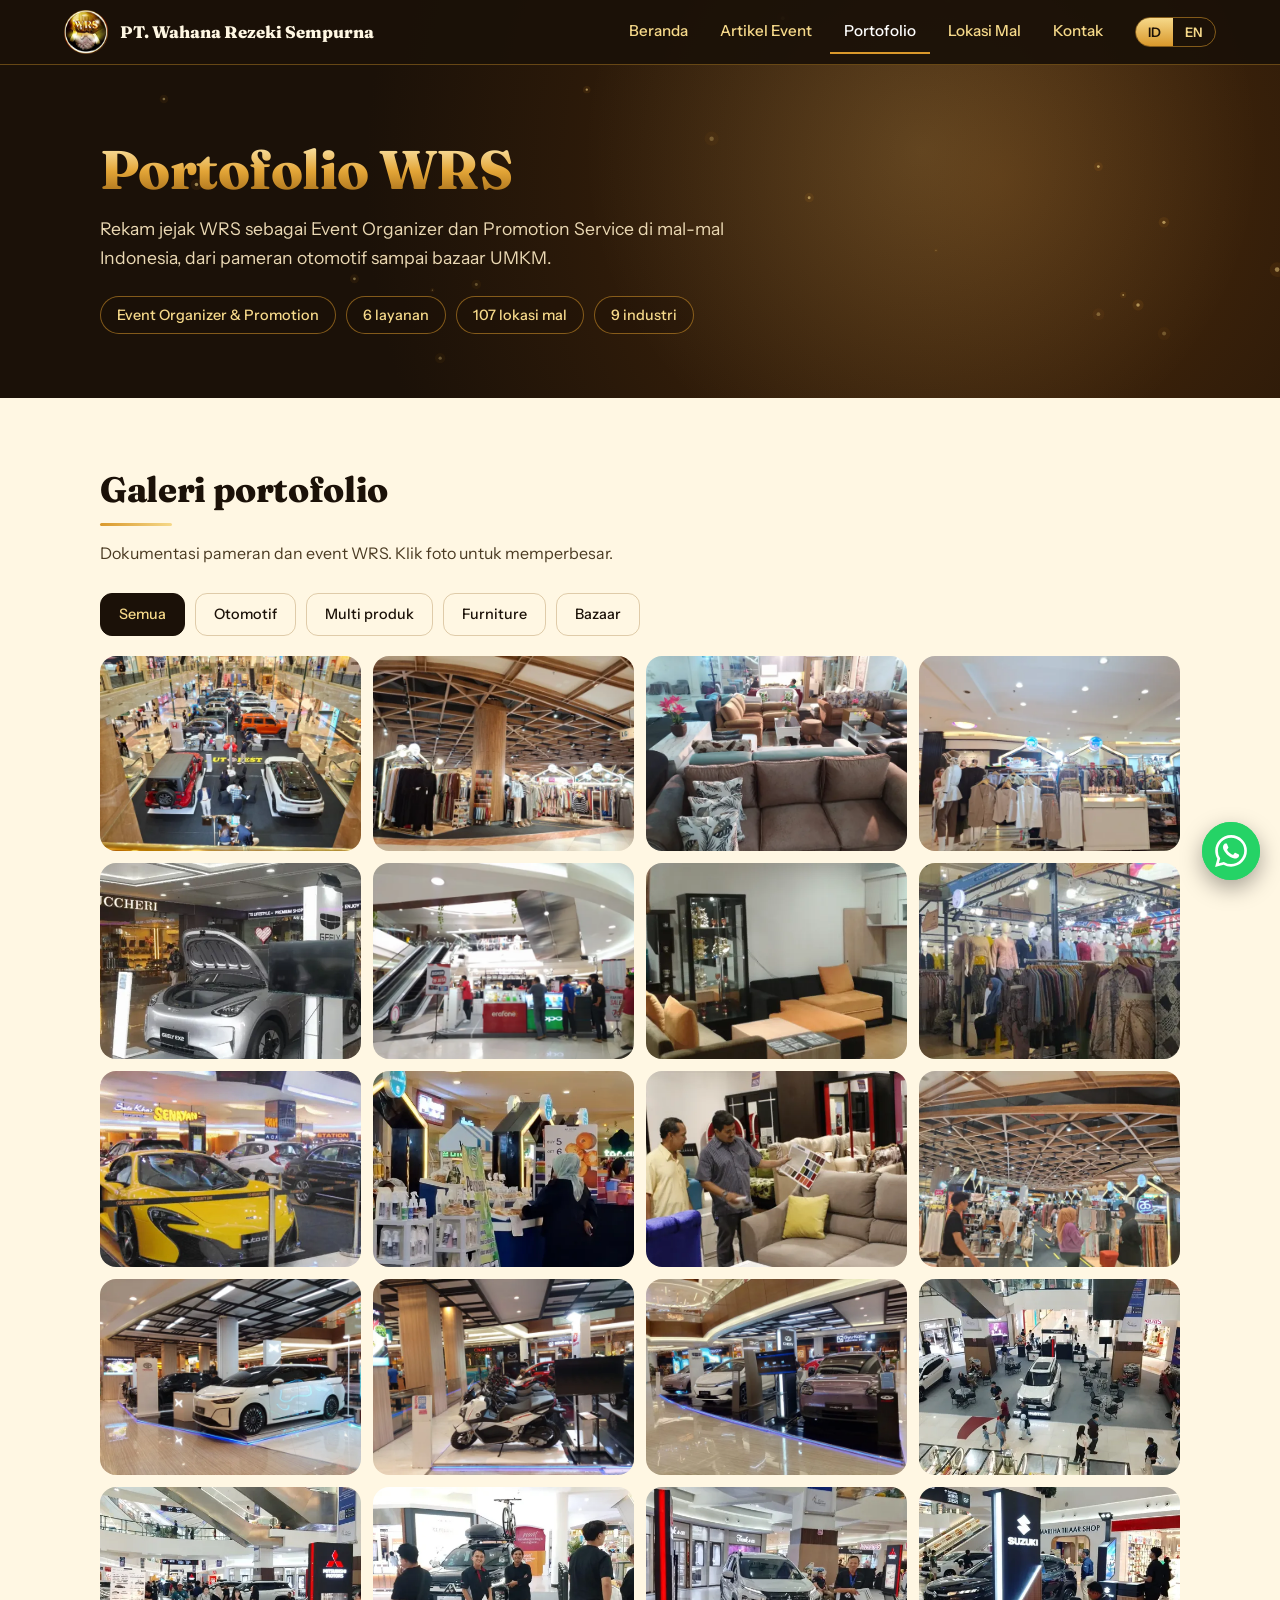
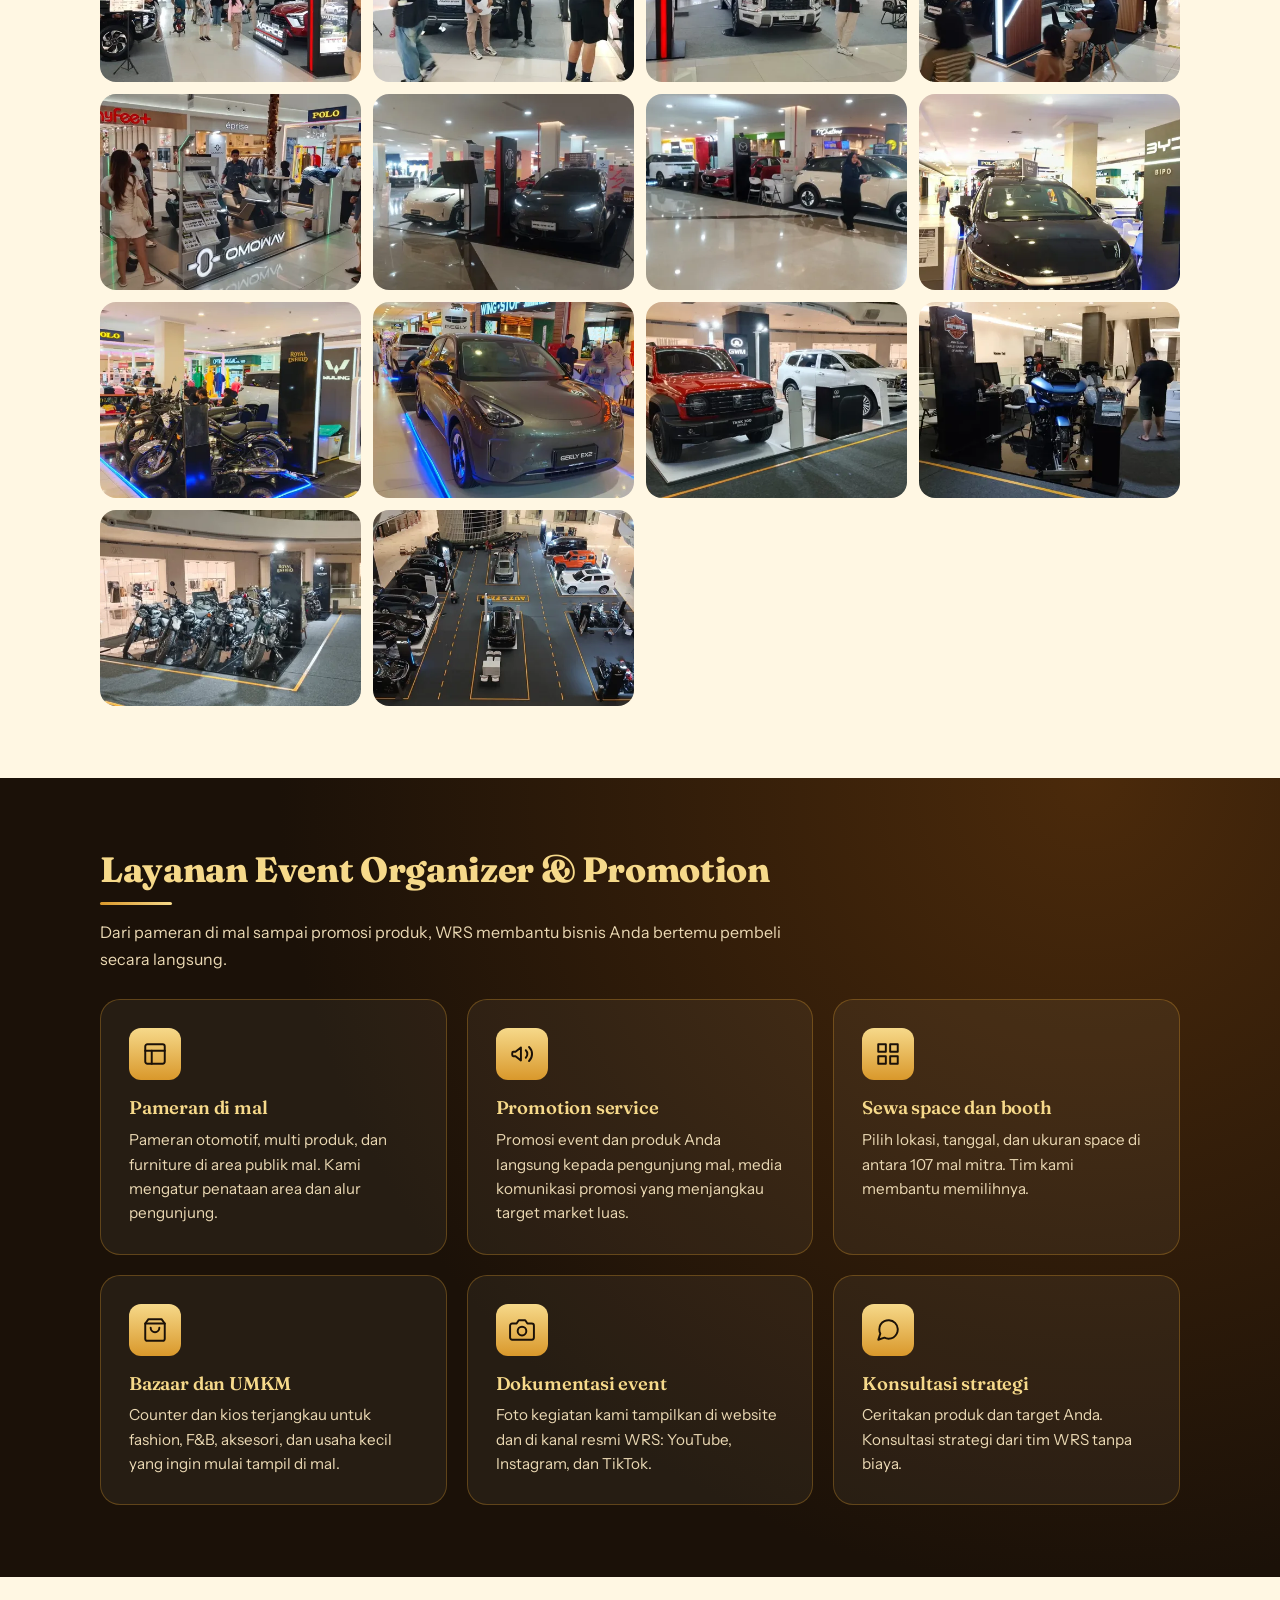
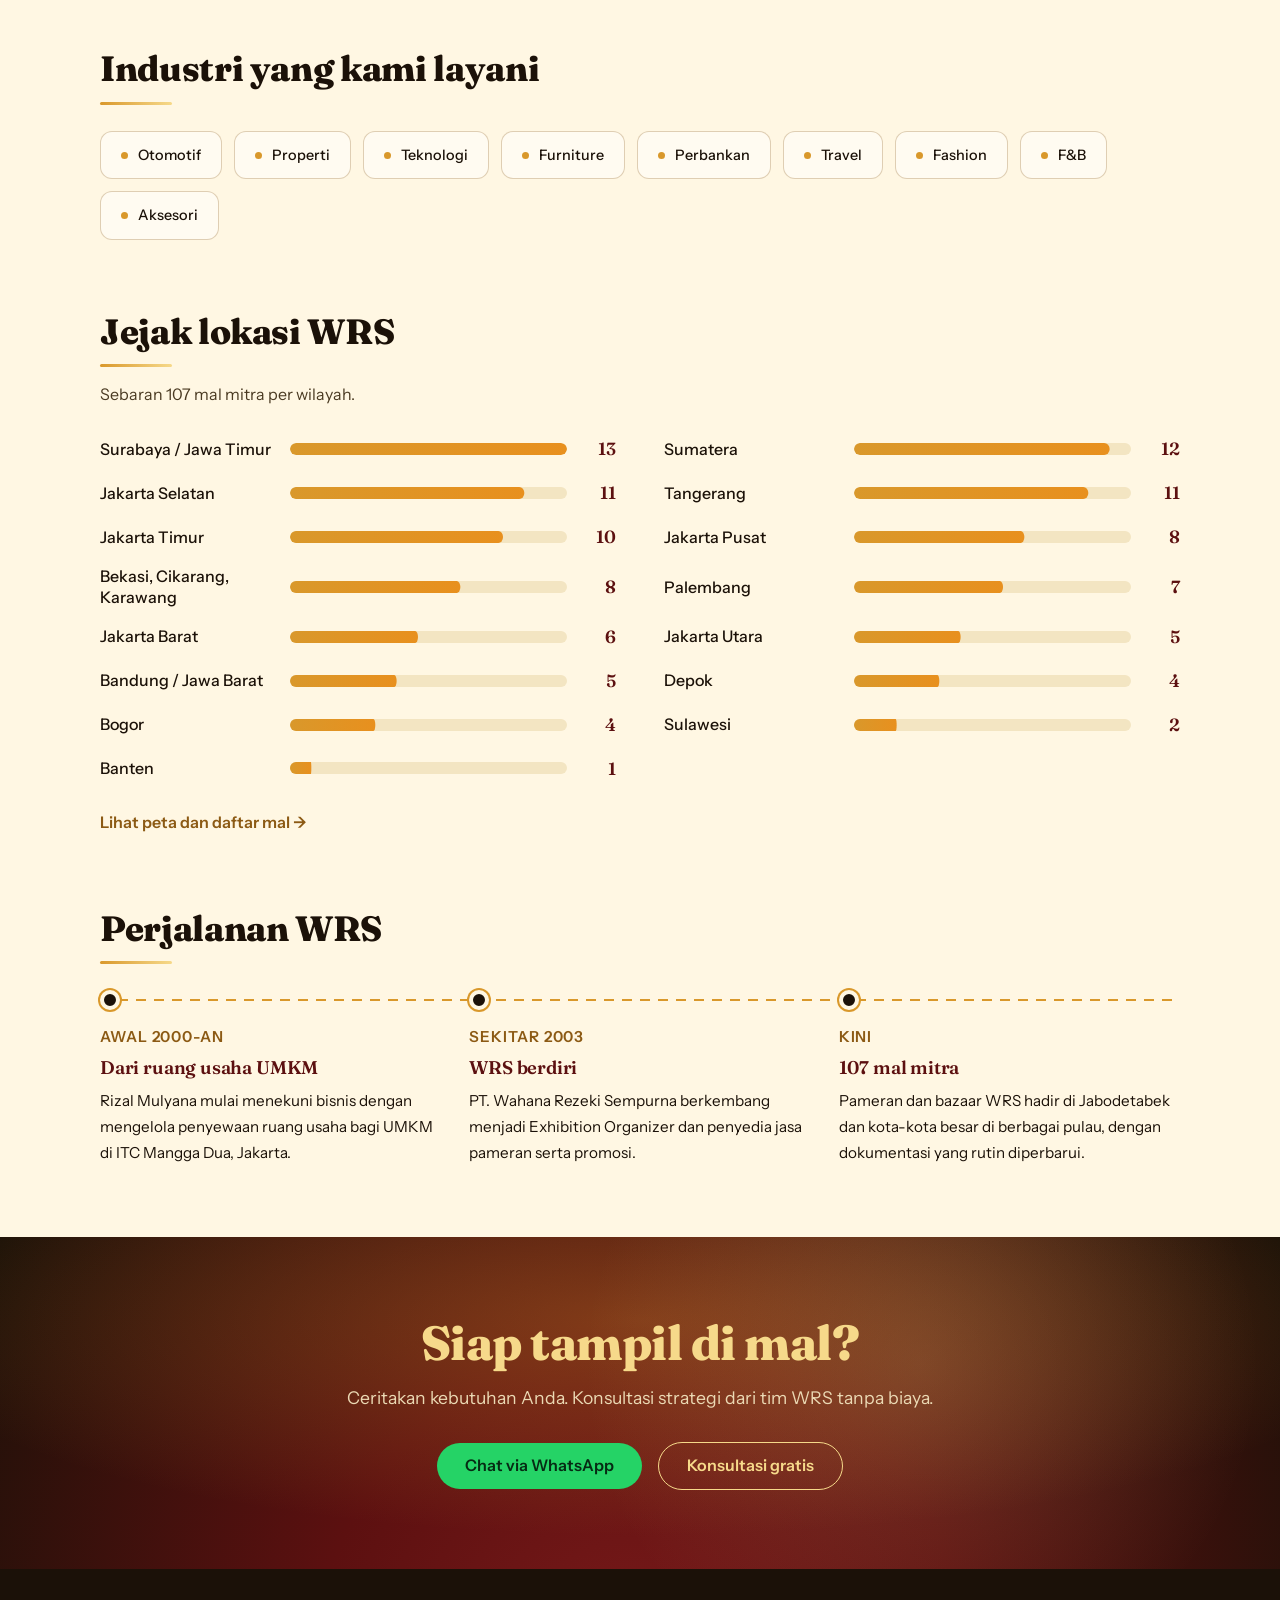
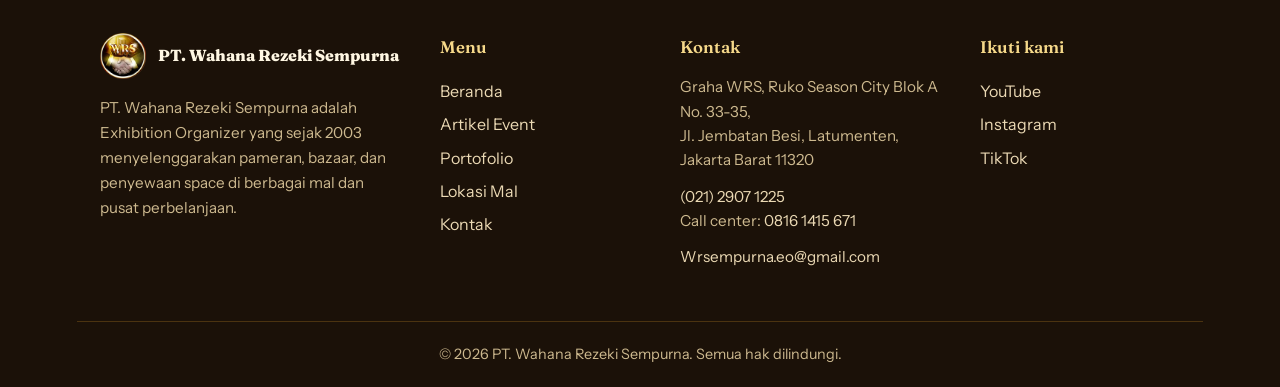
<file: docs/portofolio.html>
<!DOCTYPE html>
<html lang="id">
<head>
<meta charset="utf-8">
<meta name="viewport" content="width=device-width, initial-scale=1">
<title>Portofolio | PT. Wahana Rezeki Sempurna</title>
<meta name="description" content="Rekam jejak WRS sebagai Event Organizer dan Promotion Service di mal-mal Indonesia, dari pameran otomotif sampai bazaar UMKM.">
<meta property="og:type" content="website"><meta property="og:title" content="Portofolio | PT. Wahana Rezeki Sempurna"><meta property="og:description" content="Rekam jejak WRS sebagai Event Organizer dan Promotion Service di mal-mal Indonesia, dari pameran otomotif sampai bazaar UMKM.">
<script>document.documentElement.classList.add("js")</script>
<link rel="icon" type="image/png" href="images/favicon.png">
<link rel="apple-touch-icon" href="images/favicon.png">
<link rel="preconnect" href="https://fonts.googleapis.com">
<link rel="preconnect" href="https://fonts.gstatic.com" crossorigin>
<link rel="stylesheet" href="https://fonts.googleapis.com/css2?family=Fraunces:opsz,wght@9..144,600;9..144,800&family=Instrument+Sans:wght@400;500;600&display=swap">
<link rel="stylesheet" href="assets/style.css?v=47d11991">

</head>
<body data-t="{&quot;lb_tutup&quot;: &quot;Tutup&quot;, &quot;lb_sebelum&quot;: &quot;Foto sebelumnya&quot;, &quot;lb_sesudah&quot;: &quot;Foto berikutnya&quot;, &quot;lb_label&quot;: &quot;Tampilan foto&quot;, &quot;jumlah&quot;: &quot;{total} lokasi&quot;, &quot;jumlah_saring&quot;: &quot;{n} dari {total} lokasi&quot;, &quot;wa_awal&quot;: &quot;Halo WRS, saya &quot;, &quot;wa_dari&quot;: &quot; dari &quot;, &quot;wa_butuh&quot;: &quot;Kebutuhan: &quot;, &quot;st_akan&quot;: &quot;Akan datang&quot;, &quot;st_jalan&quot;: &quot;Sedang berlangsung&quot;, &quot;st_selesai&quot;: &quot;Selesai&quot;, &quot;foto_lihat&quot;: &quot;Lihat semua foto ({n})&quot;, &quot;foto_tutup&quot;: &quot;Tampilkan lebih sedikit&quot;, &quot;hasil&quot;: &quot;Menampilkan {a} dari {b} event&quot;, &quot;disalin&quot;: &quot;Tersalin&quot;, &quot;mengirim&quot;: &quot;Membuka WhatsApp...&quot;, &quot;wa_manual&quot;: &quot;WhatsApp tidak terbuka? Klik di sini.&quot;, &quot;n_mal&quot;: &quot;{n} mal&quot;, &quot;peta_gagal&quot;: &quot;Peta tidak dapat dimuat. Gunakan daftar mal di bawah.&quot;}">
<div class="progres" aria-hidden="true"></div>
<div class="nav"><a class="brand" href="index.html"><img src="images/logo-512.png" alt="Logo PT. Wahana Rezeki Sempurna"><span>PT. Wahana Rezeki Sempurna</span></a><nav class="links" id="menu-utama"><a href="index.html">Beranda</a><a href="event.html">Artikel Event</a><a href="portofolio.html" class="on">Portofolio</a><a href="lokasi.html">Lokasi Mal</a><a href="kontak.html">Kontak</a></nav><div class="lang" role="group" aria-label="Bahasa"><a href="portofolio.html" lang="id" hreflang="id" title="Bahasa Indonesia" class="on" aria-current="true">ID</a><a href="en/portofolio.html" lang="en" hreflang="en" title="English">EN</a></div><button class="burger" type="button" aria-label="Buka menu" aria-expanded="false" aria-controls="menu-utama"><span></span><span></span><span></span></button></div>
<main class="p-portofolio">
<div class="phead" data-partikel><div class="inner"><h1>Portofolio WRS</h1><p>Rekam jejak WRS sebagai Event Organizer dan Promotion Service di mal-mal Indonesia, dari pameran otomotif sampai bazaar UMKM.</p><div class="phead-chips"><span class="phead-chip">Event Organizer &amp; Promotion</span><span class="phead-chip">6 layanan</span><span class="phead-chip">107 lokasi mal</span><span class="phead-chip">9 industri</span></div></div></div>
<section class="sec"><div class="inner">
<h2>Galeri portofolio</h2>
<p class="sub">Dokumentasi pameran dan event WRS. Klik foto untuk memperbesar.</p>
<div class="chips pf-chips" role="group" aria-label="Saring galeri berdasarkan jenis event"><button class="chip pf-chip on" type="button" data-kat="semua" aria-pressed="true">Semua</button><button class="chip pf-chip" type="button" data-kat="otomotif" aria-pressed="false">Otomotif</button><button class="chip pf-chip" type="button" data-kat="multiproduk" aria-pressed="false">Multi produk</button><button class="chip pf-chip" type="button" data-kat="furniture" aria-pressed="false">Furniture</button><button class="chip pf-chip" type="button" data-kat="bazaar" aria-pressed="false">Bazaar</button></div>
<div class="pf-grid"><figure class="pf-item" data-kat="otomotif"><img class="pf-img" src="images/otomotif-1-640.webp" data-besar="images/otomotif-1.webp" data-grup="pf" alt="Pameran otomotif" loading="lazy"><figcaption><span class="pf-tag">Otomotif</span><span>Pameran otomotif</span></figcaption></figure><figure class="pf-item" data-kat="multiproduk"><img class="pf-img" src="images/multiproduk-1-640.webp" data-besar="images/multiproduk-1.webp" data-grup="pf" alt="Pameran multi produk" loading="lazy"><figcaption><span class="pf-tag">Multi produk</span><span>Pameran multi produk</span></figcaption></figure><figure class="pf-item" data-kat="furniture"><img class="pf-img" src="images/furniture-1-640.webp" data-besar="images/furniture-1.webp" data-grup="pf" alt="Pameran furniture" loading="lazy"><figcaption><span class="pf-tag">Furniture</span><span>Pameran furniture</span></figcaption></figure><figure class="pf-item" data-kat="bazaar"><img class="pf-img" src="images/bazaar-1-640.webp" data-besar="images/bazaar-1.webp" data-grup="pf" alt="Bazaar" loading="lazy"><figcaption><span class="pf-tag">Bazaar</span><span>Bazaar</span></figcaption></figure><figure class="pf-item" data-kat="otomotif"><img class="pf-img" src="images/otomotif-2-640.webp" data-besar="images/otomotif-2.webp" data-grup="pf" alt="Pameran otomotif" loading="lazy"><figcaption><span class="pf-tag">Otomotif</span><span>Pameran otomotif</span></figcaption></figure><figure class="pf-item" data-kat="multiproduk"><img class="pf-img" src="images/multiproduk-2-640.webp" data-besar="images/multiproduk-2.webp" data-grup="pf" alt="Pameran multi produk" loading="lazy"><figcaption><span class="pf-tag">Multi produk</span><span>Pameran multi produk</span></figcaption></figure><figure class="pf-item" data-kat="furniture"><img class="pf-img" src="images/furniture-2-640.webp" data-besar="images/furniture-2.webp" data-grup="pf" alt="Pameran furniture" loading="lazy"><figcaption><span class="pf-tag">Furniture</span><span>Pameran furniture</span></figcaption></figure><figure class="pf-item" data-kat="bazaar"><img class="pf-img" src="images/bazaar-2-640.webp" data-besar="images/bazaar-2.webp" data-grup="pf" alt="Bazaar" loading="lazy"><figcaption><span class="pf-tag">Bazaar</span><span>Bazaar</span></figcaption></figure><figure class="pf-item" data-kat="otomotif"><img class="pf-img" src="images/otomotif-3-640.webp" data-besar="images/otomotif-3.webp" data-grup="pf" alt="Pameran otomotif" loading="lazy"><figcaption><span class="pf-tag">Otomotif</span><span>Pameran otomotif</span></figcaption></figure><figure class="pf-item" data-kat="multiproduk"><img class="pf-img" src="images/multiproduk-3-640.webp" data-besar="images/multiproduk-3.webp" data-grup="pf" alt="Pameran multi produk" loading="lazy"><figcaption><span class="pf-tag">Multi produk</span><span>Pameran multi produk</span></figcaption></figure><figure class="pf-item" data-kat="furniture"><img class="pf-img" src="images/furniture-3-640.webp" data-besar="images/furniture-3.webp" data-grup="pf" alt="Pameran furniture" loading="lazy"><figcaption><span class="pf-tag">Furniture</span><span>Pameran furniture</span></figcaption></figure><figure class="pf-item" data-kat="bazaar"><img class="pf-img" src="images/bazaar-3-640.webp" data-besar="images/bazaar-3.webp" data-grup="pf" alt="Bazaar" loading="lazy"><figcaption><span class="pf-tag">Bazaar</span><span>Bazaar</span></figcaption></figure><figure class="pf-item" data-kat="otomotif"><img class="pf-img" src="images/u-2026-11-17-living-world-alam-sutera-01-k.webp" data-besar="images/u-2026-11-17-living-world-alam-sutera-01.webp" data-grup="pf" alt="Living World Alam Sutera · Living World Alam Sutera" loading="lazy"><figcaption><span class="pf-tag">Otomotif</span><span>Living World Alam Sutera · Living World Alam Sutera</span></figcaption></figure><figure class="pf-item" data-kat="otomotif"><img class="pf-img" src="images/u-2026-11-17-living-world-alam-sutera-02-k.webp" data-besar="images/u-2026-11-17-living-world-alam-sutera-02.webp" data-grup="pf" alt="Living World Alam Sutera · Living World Alam Sutera" loading="lazy"><figcaption><span class="pf-tag">Otomotif</span><span>Living World Alam Sutera · Living World Alam Sutera</span></figcaption></figure><figure class="pf-item" data-kat="otomotif"><img class="pf-img" src="images/u-2026-11-17-living-world-alam-sutera-03-k.webp" data-besar="images/u-2026-11-17-living-world-alam-sutera-03.webp" data-grup="pf" alt="Living World Alam Sutera · Living World Alam Sutera" loading="lazy"><figcaption><span class="pf-tag">Otomotif</span><span>Living World Alam Sutera · Living World Alam Sutera</span></figcaption></figure><figure class="pf-item" data-kat="otomotif"><img class="pf-img" src="images/u-2026-11-16-supermall-karawaci-01-k.webp" data-besar="images/u-2026-11-16-supermall-karawaci-01.webp" data-grup="pf" alt="Pameran Otomotif Supermal Karawaci · Supermall Karawaci" loading="lazy"><figcaption><span class="pf-tag">Otomotif</span><span>Pameran Otomotif Supermal Karawaci · Supermall Karawaci</span></figcaption></figure><figure class="pf-item" data-kat="otomotif"><img class="pf-img" src="images/u-2026-11-16-supermall-karawaci-02-k.webp" data-besar="images/u-2026-11-16-supermall-karawaci-02.webp" data-grup="pf" alt="Pameran Otomotif Supermal Karawaci · Supermall Karawaci" loading="lazy"><figcaption><span class="pf-tag">Otomotif</span><span>Pameran Otomotif Supermal Karawaci · Supermall Karawaci</span></figcaption></figure><figure class="pf-item" data-kat="otomotif"><img class="pf-img" src="images/u-2026-11-16-supermall-karawaci-03-k.webp" data-besar="images/u-2026-11-16-supermall-karawaci-03.webp" data-grup="pf" alt="Pameran Otomotif Supermal Karawaci · Supermall Karawaci" loading="lazy"><figcaption><span class="pf-tag">Otomotif</span><span>Pameran Otomotif Supermal Karawaci · Supermall Karawaci</span></figcaption></figure><figure class="pf-item" data-kat="otomotif"><img class="pf-img" src="images/u-2026-11-16-supermall-karawaci-04-k.webp" data-besar="images/u-2026-11-16-supermall-karawaci-04.webp" data-grup="pf" alt="Pameran Otomotif Supermal Karawaci · Supermall Karawaci" loading="lazy"><figcaption><span class="pf-tag">Otomotif</span><span>Pameran Otomotif Supermal Karawaci · Supermall Karawaci</span></figcaption></figure><figure class="pf-item" data-kat="otomotif"><img class="pf-img" src="images/u-2026-11-16-supermall-karawaci-05-k.webp" data-besar="images/u-2026-11-16-supermall-karawaci-05.webp" data-grup="pf" alt="Pameran Otomotif Supermal Karawaci · Supermall Karawaci" loading="lazy"><figcaption><span class="pf-tag">Otomotif</span><span>Pameran Otomotif Supermal Karawaci · Supermall Karawaci</span></figcaption></figure><figure class="pf-item" data-kat="otomotif"><img class="pf-img" src="images/u-2026-11-16-supermall-karawaci-06-k.webp" data-besar="images/u-2026-11-16-supermall-karawaci-06.webp" data-grup="pf" alt="Pameran Otomotif Supermal Karawaci · Supermall Karawaci" loading="lazy"><figcaption><span class="pf-tag">Otomotif</span><span>Pameran Otomotif Supermal Karawaci · Supermall Karawaci</span></figcaption></figure><figure class="pf-item" data-kat="otomotif"><img class="pf-img" src="images/u-2026-11-16-margo-city-depok-01-k.webp" data-besar="images/u-2026-11-16-margo-city-depok-01.webp" data-grup="pf" alt="Pameran Otomotif Margo City · Margo City Depok" loading="lazy"><figcaption><span class="pf-tag">Otomotif</span><span>Pameran Otomotif Margo City · Margo City Depok</span></figcaption></figure><figure class="pf-item" data-kat="otomotif"><img class="pf-img" src="images/u-2026-11-16-margo-city-depok-02-k.webp" data-besar="images/u-2026-11-16-margo-city-depok-02.webp" data-grup="pf" alt="Pameran Otomotif Margo City · Margo City Depok" loading="lazy"><figcaption><span class="pf-tag">Otomotif</span><span>Pameran Otomotif Margo City · Margo City Depok</span></figcaption></figure><figure class="pf-item" data-kat="otomotif"><img class="pf-img" src="images/u-2026-11-16-botani-square-bogor-01-k.webp" data-besar="images/u-2026-11-16-botani-square-bogor-01.webp" data-grup="pf" alt="Pameran Otomotif Botani Square · Botani Square Bogor" loading="lazy"><figcaption><span class="pf-tag">Otomotif</span><span>Pameran Otomotif Botani Square · Botani Square Bogor</span></figcaption></figure><figure class="pf-item" data-kat="otomotif"><img class="pf-img" src="images/u-2026-11-16-botani-square-bogor-02-k.webp" data-besar="images/u-2026-11-16-botani-square-bogor-02.webp" data-grup="pf" alt="Pameran Otomotif Botani Square · Botani Square Bogor" loading="lazy"><figcaption><span class="pf-tag">Otomotif</span><span>Pameran Otomotif Botani Square · Botani Square Bogor</span></figcaption></figure><figure class="pf-item" data-kat="otomotif"><img class="pf-img" src="images/u-2026-11-16-botani-square-bogor-03-k.webp" data-besar="images/u-2026-11-16-botani-square-bogor-03.webp" data-grup="pf" alt="Pameran Otomotif Botani Square · Botani Square Bogor" loading="lazy"><figcaption><span class="pf-tag">Otomotif</span><span>Pameran Otomotif Botani Square · Botani Square Bogor</span></figcaption></figure><figure class="pf-item" data-kat="otomotif"><img class="pf-img" src="images/u-2026-10-05-margo-city-01-k.webp" data-besar="images/u-2026-10-05-margo-city-01.webp" data-grup="pf" alt="Pameran Otomotif Senayan City · Senayan City" loading="lazy"><figcaption><span class="pf-tag">Otomotif</span><span>Pameran Otomotif Senayan City · Senayan City</span></figcaption></figure><figure class="pf-item" data-kat="otomotif"><img class="pf-img" src="images/u-2026-10-05-margo-city-02-k.webp" data-besar="images/u-2026-10-05-margo-city-02.webp" data-grup="pf" alt="Pameran Otomotif Senayan City · Senayan City" loading="lazy"><figcaption><span class="pf-tag">Otomotif</span><span>Pameran Otomotif Senayan City · Senayan City</span></figcaption></figure><figure class="pf-item" data-kat="otomotif"><img class="pf-img" src="images/u-2026-10-05-margo-city-03-k.webp" data-besar="images/u-2026-10-05-margo-city-03.webp" data-grup="pf" alt="Pameran Otomotif Senayan City · Senayan City" loading="lazy"><figcaption><span class="pf-tag">Otomotif</span><span>Pameran Otomotif Senayan City · Senayan City</span></figcaption></figure><figure class="pf-item" data-kat="otomotif"><img class="pf-img" src="images/u-2026-10-05-margo-city-04-k.webp" data-besar="images/u-2026-10-05-margo-city-04.webp" data-grup="pf" alt="Pameran Otomotif Senayan City · Senayan City" loading="lazy"><figcaption><span class="pf-tag">Otomotif</span><span>Pameran Otomotif Senayan City · Senayan City</span></figcaption></figure></div>
</div></section>

<section class="sec layanan"><div class="inner">
<h2>Layanan Event Organizer &amp; Promotion</h2>
<p class="sub">Dari pameran di mal sampai promosi produk, WRS membantu bisnis Anda bertemu pembeli secara langsung.</p>
<div class="lay"><div class="lay-kartu"><span class="ikon"><svg viewBox="0 0 24 24" aria-hidden="true"><rect x="3" y="3" width="18" height="18" rx="2"/><line x1="3" y1="9" x2="21" y2="9"/><line x1="9" y1="21" x2="9" y2="9"/></svg></span><h3>Pameran di mal</h3><p>Pameran otomotif, multi produk, dan furniture di area publik mal. Kami mengatur penataan area dan alur pengunjung.</p></div><div class="lay-kartu"><span class="ikon"><svg viewBox="0 0 24 24" aria-hidden="true"><path d="M3 11v2a1 1 0 0 0 1 1h2l5 4V6L6 10H4a1 1 0 0 0-1 1z"/><path d="M15.5 8.5a5 5 0 0 1 0 7"/><path d="M18.5 5.5a9 9 0 0 1 0 13"/></svg></span><h3>Promotion service</h3><p>Promosi event dan produk Anda langsung kepada pengunjung mal, media komunikasi promosi yang menjangkau target market luas.</p></div><div class="lay-kartu"><span class="ikon"><svg viewBox="0 0 24 24" aria-hidden="true"><rect x="3" y="3" width="7" height="7"/><rect x="14" y="3" width="7" height="7"/><rect x="14" y="14" width="7" height="7"/><rect x="3" y="14" width="7" height="7"/></svg></span><h3>Sewa space dan booth</h3><p>Pilih lokasi, tanggal, dan ukuran space di antara 107 mal mitra. Tim kami membantu memilihnya.</p></div><div class="lay-kartu"><span class="ikon"><svg viewBox="0 0 24 24" aria-hidden="true"><path d="M6 2 3 6v14a2 2 0 0 0 2 2h14a2 2 0 0 0 2-2V6l-3-4z"/><line x1="3" y1="6" x2="21" y2="6"/><path d="M16 10a4 4 0 0 1-8 0"/></svg></span><h3>Bazaar dan UMKM</h3><p>Counter dan kios terjangkau untuk fashion, F&amp;B, aksesori, dan usaha kecil yang ingin mulai tampil di mal.</p></div><div class="lay-kartu"><span class="ikon"><svg viewBox="0 0 24 24" aria-hidden="true"><path d="M23 19a2 2 0 0 1-2 2H3a2 2 0 0 1-2-2V8a2 2 0 0 1 2-2h4l2-3h6l2 3h4a2 2 0 0 1 2 2z"/><circle cx="12" cy="13" r="4"/></svg></span><h3>Dokumentasi event</h3><p>Foto kegiatan kami tampilkan di website dan di kanal resmi WRS: YouTube, Instagram, dan TikTok.</p></div><div class="lay-kartu"><span class="ikon"><svg viewBox="0 0 24 24" aria-hidden="true"><path d="M21 11.5a8.4 8.4 0 0 1-.9 3.8 8.5 8.5 0 0 1-7.6 4.7 8.4 8.4 0 0 1-3.8-.9L3 21l1.9-5.7a8.4 8.4 0 0 1-.9-3.8 8.5 8.5 0 0 1 4.7-7.6 8.4 8.4 0 0 1 3.8-.9h.5a8.5 8.5 0 0 1 8 8z"/></svg></span><h3>Konsultasi strategi</h3><p>Ceritakan produk dan target Anda. Konsultasi strategi dari tim WRS tanpa biaya.</p></div></div>

</div></section>

<section class="sec"><div class="inner">
<h2>Industri yang kami layani</h2>
<div class="industri"><span class="mitra-chip">Otomotif</span><span class="mitra-chip">Properti</span><span class="mitra-chip">Teknologi</span><span class="mitra-chip">Furniture</span><span class="mitra-chip">Perbankan</span><span class="mitra-chip">Travel</span><span class="mitra-chip">Fashion</span><span class="mitra-chip">F&amp;B</span><span class="mitra-chip">Aksesori</span></div>
</div></section>

<section class="sec"><div class="inner">
<h2>Jejak lokasi WRS</h2>
<p class="sub">Sebaran 107 mal mitra per wilayah.</p>
<div class="jejak"><div class="jb"><span class="jb-nama">Surabaya / Jawa Timur</span><span class="jb-bar"><i style="--w:1.000"></i></span><b>13</b></div><div class="jb"><span class="jb-nama">Sumatera</span><span class="jb-bar"><i style="--w:0.923"></i></span><b>12</b></div><div class="jb"><span class="jb-nama">Jakarta Selatan</span><span class="jb-bar"><i style="--w:0.846"></i></span><b>11</b></div><div class="jb"><span class="jb-nama">Tangerang</span><span class="jb-bar"><i style="--w:0.846"></i></span><b>11</b></div><div class="jb"><span class="jb-nama">Jakarta Timur</span><span class="jb-bar"><i style="--w:0.769"></i></span><b>10</b></div><div class="jb"><span class="jb-nama">Jakarta Pusat</span><span class="jb-bar"><i style="--w:0.615"></i></span><b>8</b></div><div class="jb"><span class="jb-nama">Bekasi, Cikarang, Karawang</span><span class="jb-bar"><i style="--w:0.615"></i></span><b>8</b></div><div class="jb"><span class="jb-nama">Palembang</span><span class="jb-bar"><i style="--w:0.538"></i></span><b>7</b></div><div class="jb"><span class="jb-nama">Jakarta Barat</span><span class="jb-bar"><i style="--w:0.462"></i></span><b>6</b></div><div class="jb"><span class="jb-nama">Jakarta Utara</span><span class="jb-bar"><i style="--w:0.385"></i></span><b>5</b></div><div class="jb"><span class="jb-nama">Bandung / Jawa Barat</span><span class="jb-bar"><i style="--w:0.385"></i></span><b>5</b></div><div class="jb"><span class="jb-nama">Depok</span><span class="jb-bar"><i style="--w:0.308"></i></span><b>4</b></div><div class="jb"><span class="jb-nama">Bogor</span><span class="jb-bar"><i style="--w:0.308"></i></span><b>4</b></div><div class="jb"><span class="jb-nama">Sulawesi</span><span class="jb-bar"><i style="--w:0.154"></i></span><b>2</b></div><div class="jb"><span class="jb-nama">Banten</span><span class="jb-bar"><i style="--w:0.077"></i></span><b>1</b></div></div>
<a class="lihat-semua" href="lokasi.html">Lihat peta dan daftar mal →</a>
</div></section>

<section class="sec"><div class="inner">
<h2>Perjalanan WRS</h2>
<div class="perj"><div class="perj-item"><span class="perj-th">Awal 2000-an</span><h3>Dari ruang usaha UMKM</h3><p>Rizal Mulyana mulai menekuni bisnis dengan mengelola penyewaan ruang usaha bagi UMKM di ITC Mangga Dua, Jakarta.</p></div><div class="perj-item"><span class="perj-th">Sekitar 2003</span><h3>WRS berdiri</h3><p>PT. Wahana Rezeki Sempurna berkembang menjadi Exhibition Organizer dan penyedia jasa pameran serta promosi.</p></div><div class="perj-item"><span class="perj-th">Kini</span><h3>107 mal mitra</h3><p>Pameran dan bazaar WRS hadir di Jabodetabek dan kota-kota besar di berbagai pulau, dengan dokumentasi yang rutin diperbarui.</p></div></div>
</div></section>

<section class="cta" data-partikel><div class="inner">
<h2>Siap tampil di mal?</h2>
<p>Ceritakan kebutuhan Anda. Konsultasi strategi dari tim WRS tanpa biaya.</p>
<div><a class="btn wa" href="https://wa.me/628161415671?text=Halo+WRS%2C+saya+ingin+bertanya+tentang+pameran+atau+sewa+space+di+mal." target="_blank" rel="noopener">Chat via WhatsApp</a><a class="btn line" href="kontak.html">Konsultasi gratis</a></div>
</div></section>

</main>
<footer class="foot-besar"><div class="inner foot-grid">
<div class="foot-merek"><a class="foot-logo" href="index.html"><img src="images/logo-512.png" alt="Logo PT. Wahana Rezeki Sempurna"><span>PT. Wahana Rezeki Sempurna</span></a>
<p>PT. Wahana Rezeki Sempurna adalah Exhibition Organizer yang sejak 2003 menyelenggarakan pameran, bazaar, dan penyewaan space di berbagai mal dan pusat perbelanjaan.</p></div>
<div class="foot-kol"><h4>Menu</h4><a href="index.html">Beranda</a><a href="event.html">Artikel Event</a><a href="portofolio.html">Portofolio</a><a href="lokasi.html">Lokasi Mal</a><a href="kontak.html">Kontak</a></div>
<div class="foot-kol"><h4>Kontak</h4><p>Graha WRS, Ruko Season City Blok A No. 33-35,<br>Jl. Jembatan Besi, Latumenten, Jakarta Barat 11320</p><p><a href="tel:02129071225">(021) 2907 1225</a><br>Call center: <a href="tel:08161415671">0816 1415 671</a></p><p><a href="mailto:Wrsempurna.eo@gmail.com">Wrsempurna.eo@gmail.com</a></p></div>
<div class="foot-kol"><h4>Ikuti kami</h4><a href="https://www.youtube.com/@wrseo3919" target="_blank" rel="noopener">YouTube</a><a href="https://www.instagram.com/eo.wrs.id" target="_blank" rel="noopener">Instagram</a><a href="https://www.tiktok.com/@wrs.eo" target="_blank" rel="noopener">TikTok</a></div>
</div><div class="foot-bawah"><div class="inner"><span>© 2026 PT. Wahana Rezeki Sempurna. Semua hak dilindungi.</span></div></div></footer>
<button class="ke-atas" type="button" aria-label="Kembali ke atas"><svg viewBox="0 0 24 24" aria-hidden="true"><polyline points="18 15 12 9 6 15"/></svg></button>
<a class="wa-float" href="https://wa.me/628161415671?text=Halo+WRS%2C+saya+ingin+bertanya+tentang+pameran+atau+sewa+space+di+mal." target="_blank" rel="noopener" aria-label="Chat WhatsApp"><svg viewBox="0 0 24 24" width="32" height="32" aria-hidden="true"><path d="M17.472 14.382c-.297-.149-1.758-.867-2.03-.967-.273-.099-.471-.148-.67.15-.197.297-.767.966-.94 1.164-.173.199-.347.223-.644.075-.297-.15-1.255-.463-2.39-1.475-.883-.788-1.48-1.761-1.653-2.059-.173-.297-.018-.458.13-.606.134-.133.298-.347.446-.52.149-.174.198-.298.298-.497.099-.198.05-.371-.025-.52-.075-.149-.669-1.612-.916-2.207-.242-.579-.487-.5-.669-.51-.173-.008-.371-.01-.57-.01-.198 0-.52.074-.792.372-.272.297-1.04 1.016-1.04 2.479 0 1.462 1.065 2.875 1.213 3.074.149.198 2.096 3.2 5.077 4.487.709.306 1.262.489 1.694.625.712.227 1.36.195 1.871.118.571-.085 1.758-.719 2.006-1.413.248-.694.248-1.289.173-1.413-.074-.124-.272-.198-.57-.347m-5.421 7.403h-.004a9.87 9.87 0 01-5.031-1.378l-.361-.214-3.741.982.998-3.648-.235-.374a9.86 9.86 0 01-1.51-5.26c.001-5.45 4.436-9.884 9.888-9.884 2.64 0 5.122 1.03 6.988 2.898a9.825 9.825 0 012.893 6.994c-.003 5.45-4.437 9.884-9.885 9.884m8.413-18.297A11.815 11.815 0 0012.05 0C5.495 0 .16 5.335.157 11.892c0 2.096.547 4.142 1.588 5.945L.057 24l6.305-1.654a11.882 11.882 0 005.683 1.448h.005c6.554 0 11.89-5.335 11.893-11.893a11.821 11.821 0 00-3.48-8.413z"/></svg></a>
<script src="assets/app.js?v=5fd77bdc" defer></script>
</body>
</html>
</file>
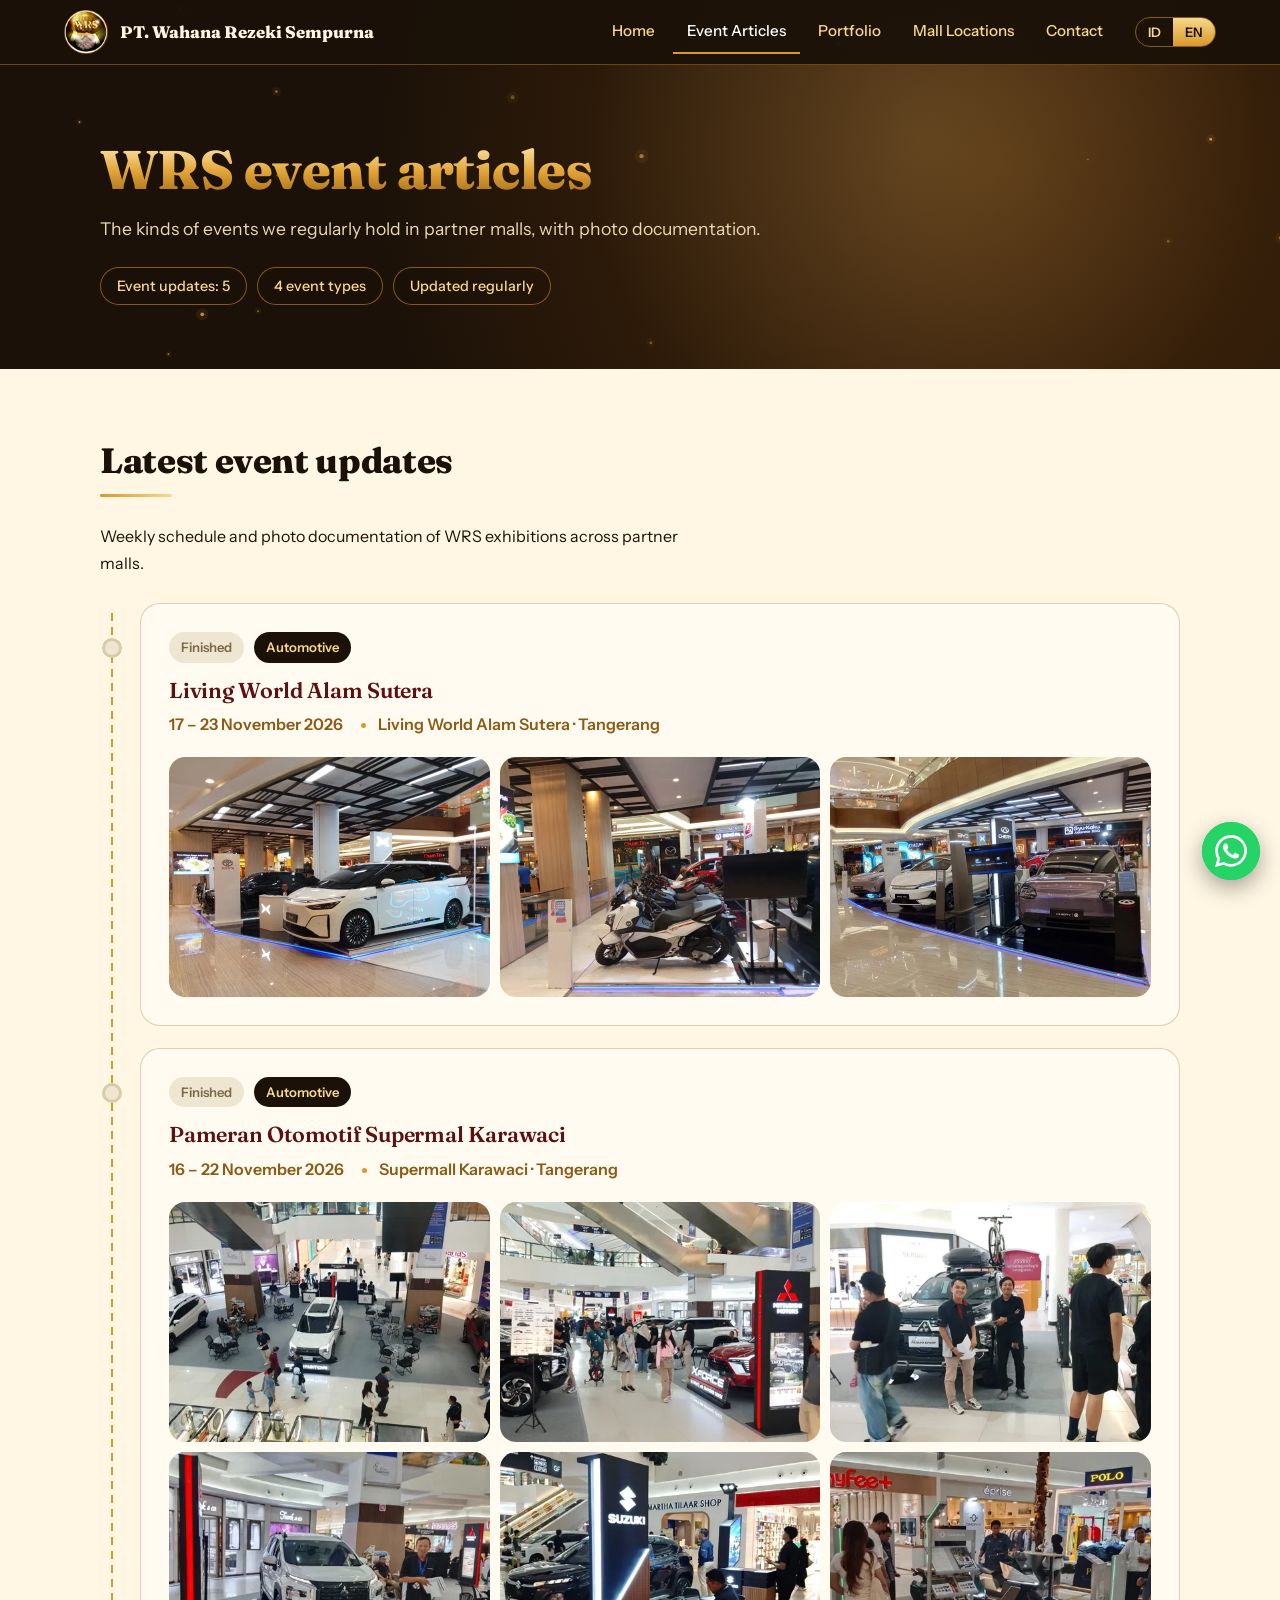
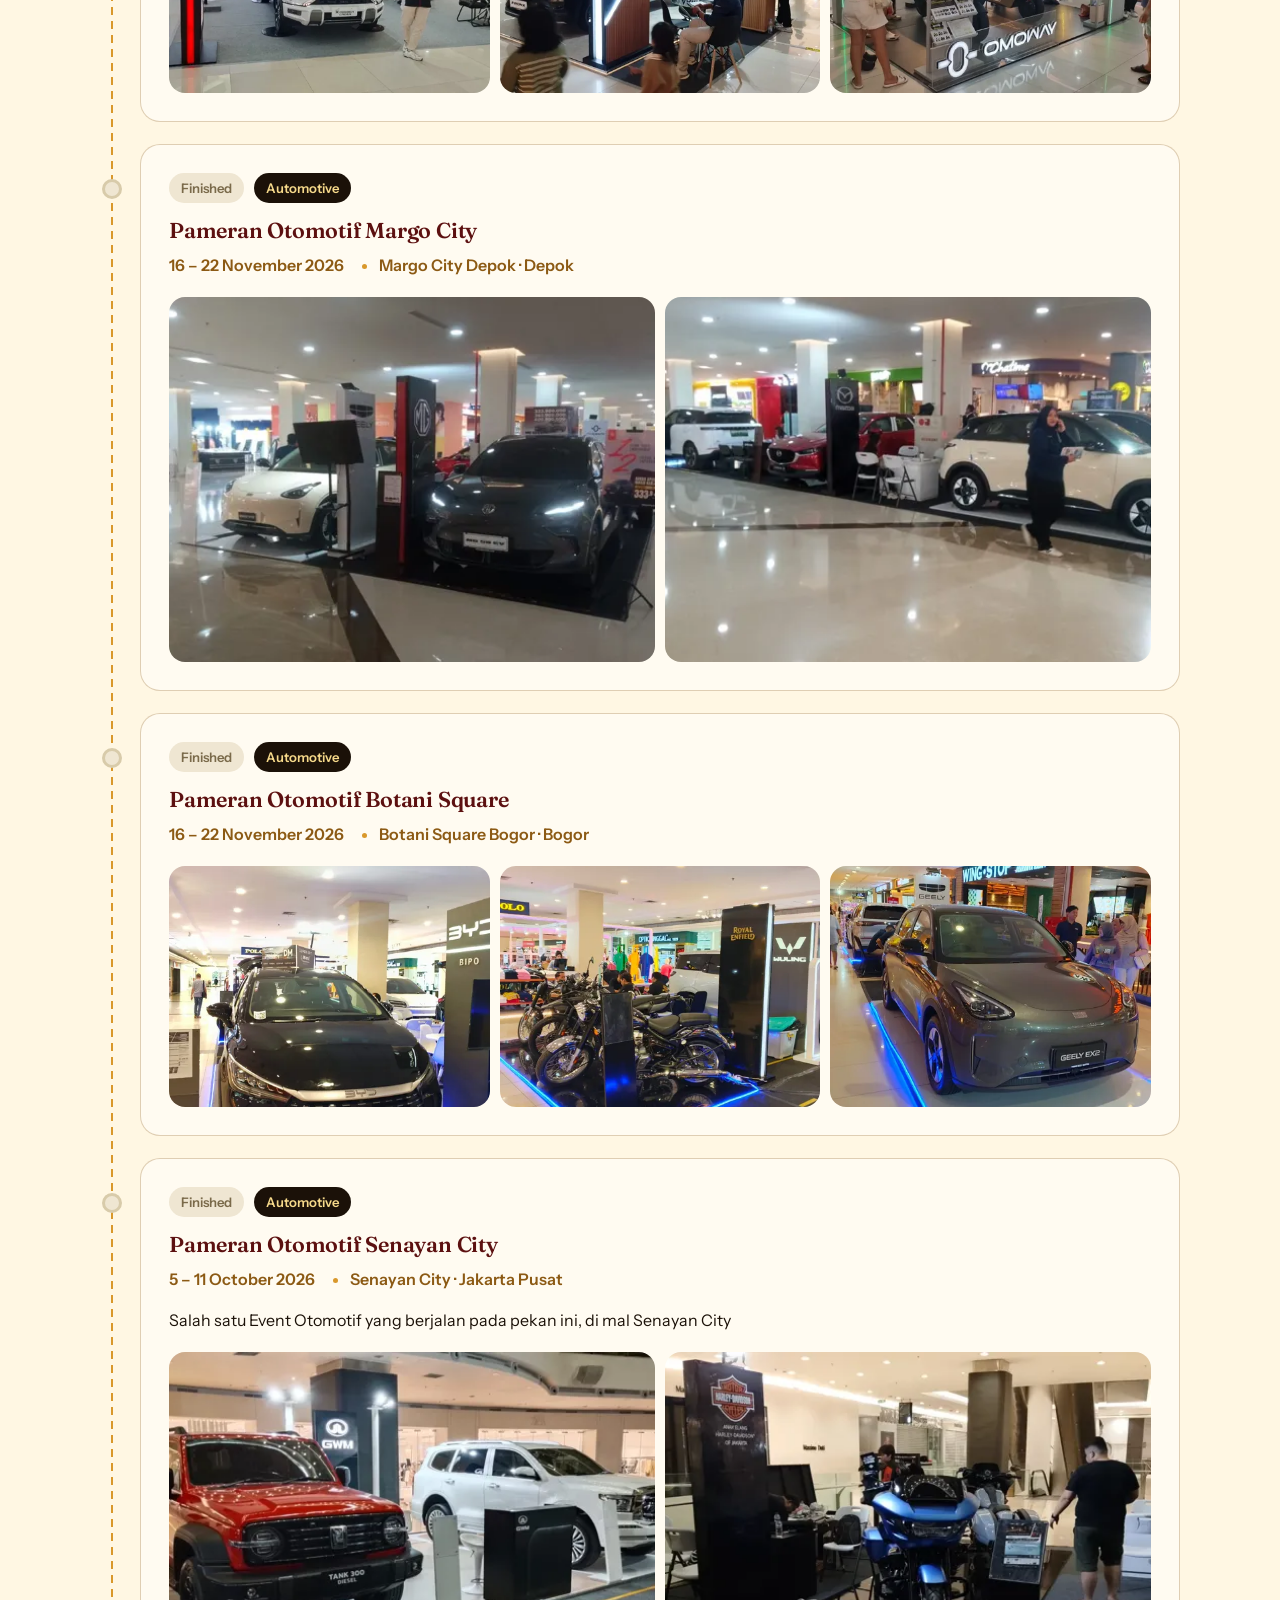
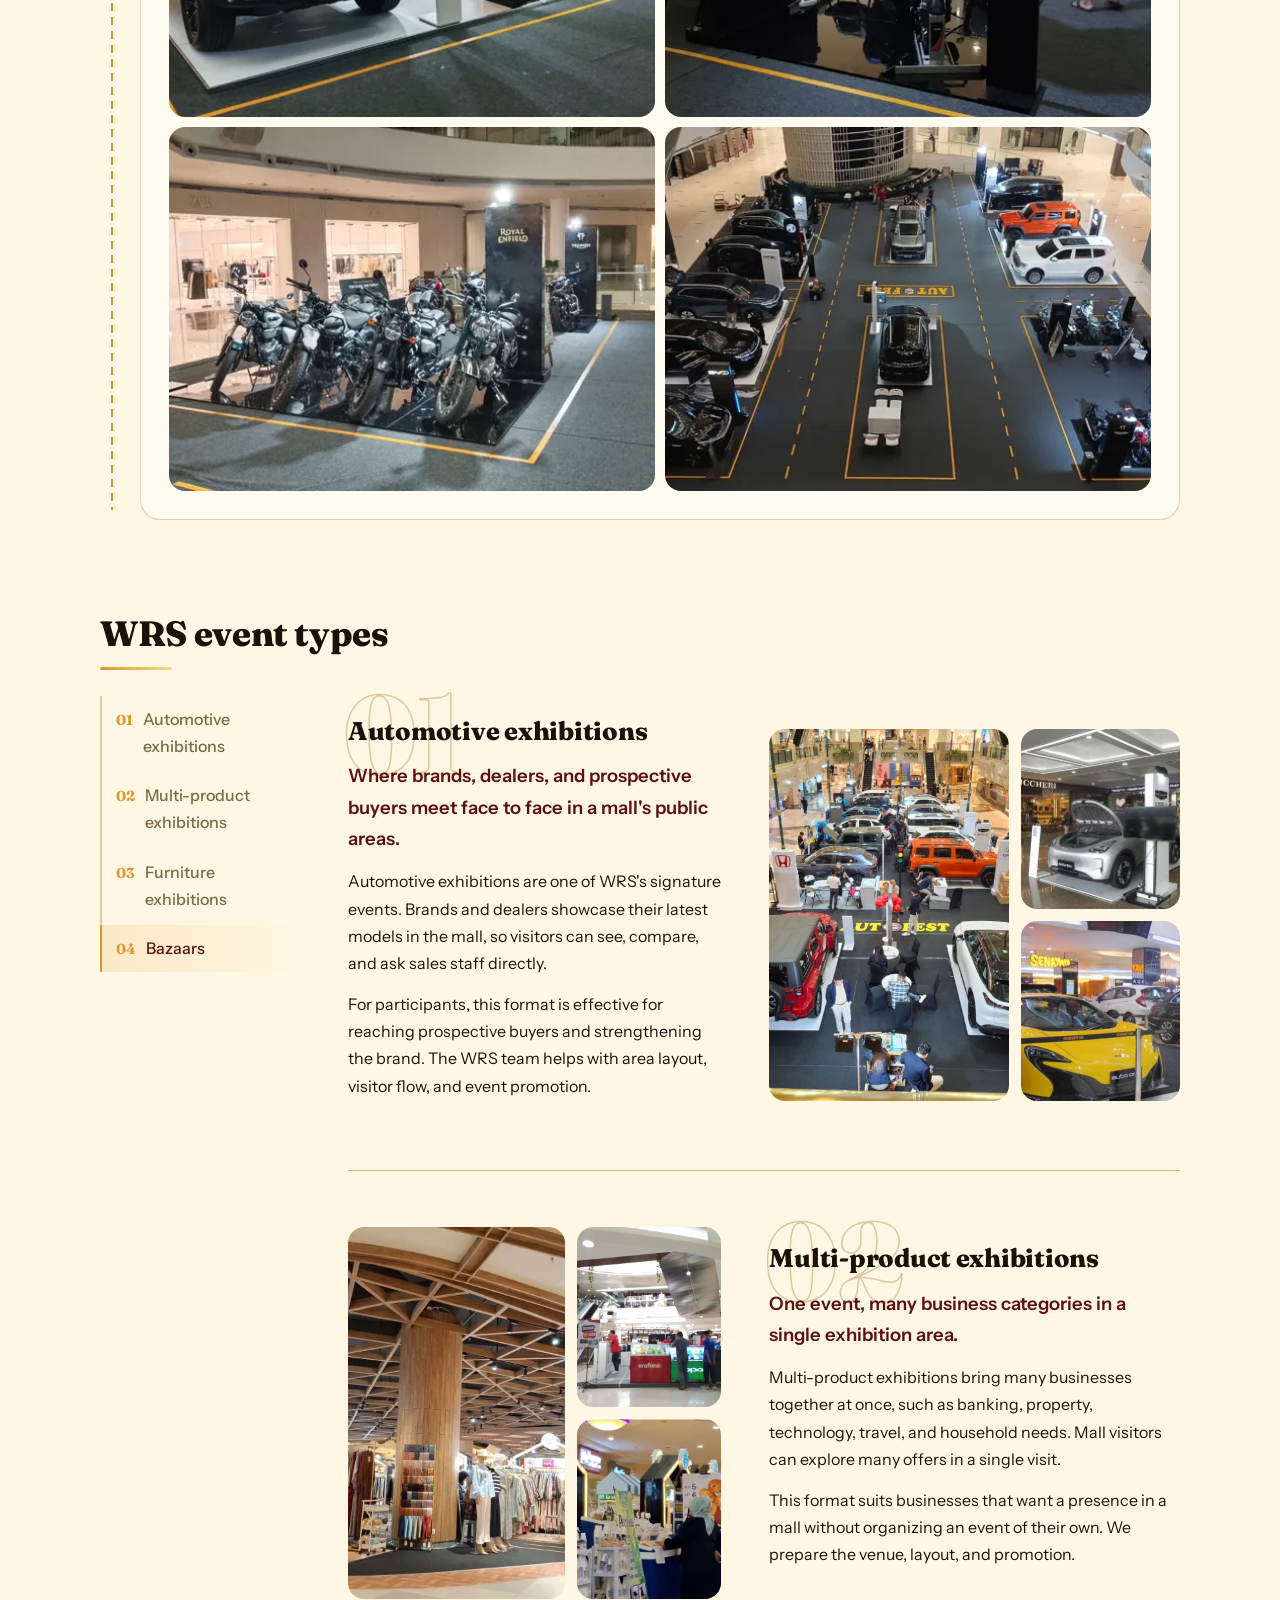
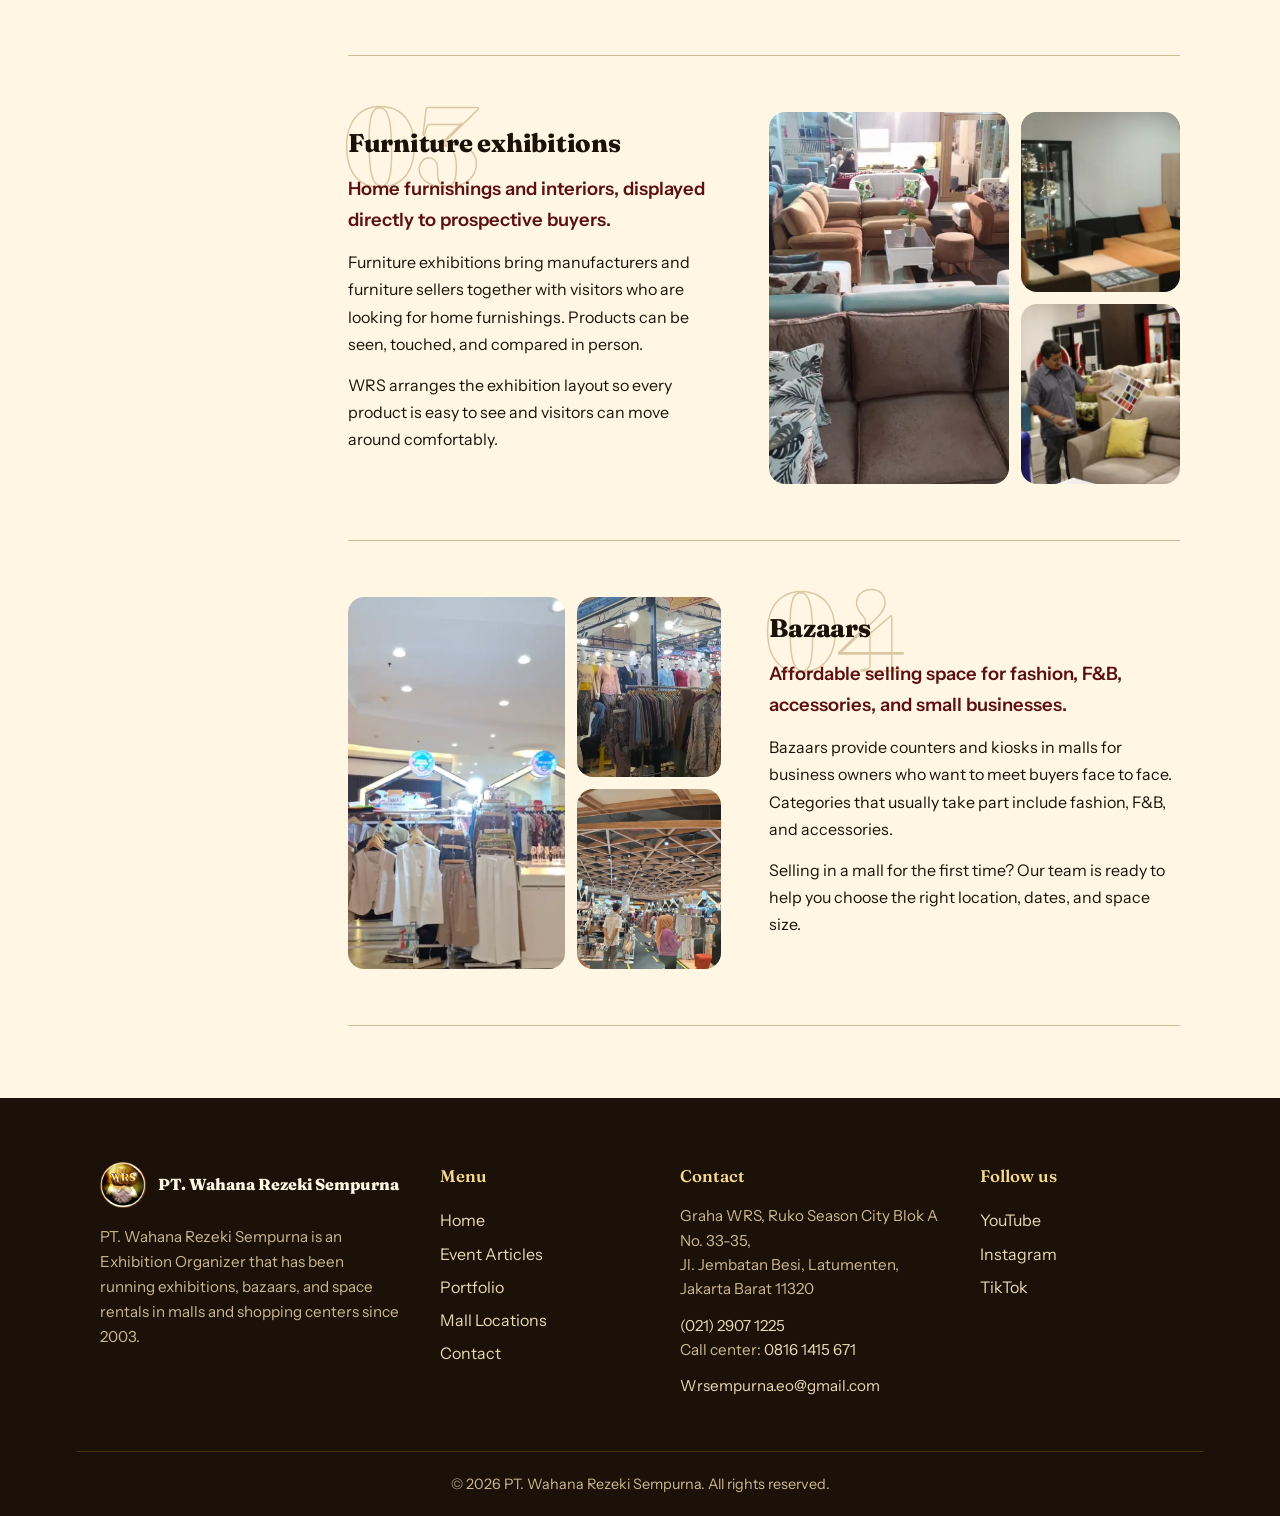
<file: docs/en/event.html>
<!DOCTYPE html>
<html lang="en">
<head>
<meta charset="utf-8">
<meta name="viewport" content="width=device-width, initial-scale=1">
<title>Event Articles | PT. Wahana Rezeki Sempurna</title>
<meta name="description" content="The kinds of events we regularly hold in partner malls, with photo documentation.">
<meta property="og:type" content="website"><meta property="og:title" content="Event Articles | PT. Wahana Rezeki Sempurna"><meta property="og:description" content="The kinds of events we regularly hold in partner malls, with photo documentation.">
<script>document.documentElement.classList.add("js")</script>
<link rel="icon" type="image/png" href="../images/favicon.png">
<link rel="apple-touch-icon" href="../images/favicon.png">
<link rel="preconnect" href="https://fonts.googleapis.com">
<link rel="preconnect" href="https://fonts.gstatic.com" crossorigin>
<link rel="stylesheet" href="https://fonts.googleapis.com/css2?family=Fraunces:opsz,wght@9..144,600;9..144,800&family=Instrument+Sans:wght@400;500;600&display=swap">
<link rel="stylesheet" href="../assets/style.css?v=47d11991">

</head>
<body data-t="{&quot;lb_tutup&quot;: &quot;Close&quot;, &quot;lb_sebelum&quot;: &quot;Previous photo&quot;, &quot;lb_sesudah&quot;: &quot;Next photo&quot;, &quot;lb_label&quot;: &quot;Photo viewer&quot;, &quot;jumlah&quot;: &quot;{total} locations&quot;, &quot;jumlah_saring&quot;: &quot;{n} of {total} locations&quot;, &quot;wa_awal&quot;: &quot;Hello WRS, I&#x27;m &quot;, &quot;wa_dari&quot;: &quot; from &quot;, &quot;wa_butuh&quot;: &quot;Need: &quot;, &quot;st_akan&quot;: &quot;Upcoming&quot;, &quot;st_jalan&quot;: &quot;Ongoing&quot;, &quot;st_selesai&quot;: &quot;Finished&quot;, &quot;foto_lihat&quot;: &quot;See all photos ({n})&quot;, &quot;foto_tutup&quot;: &quot;Show fewer&quot;, &quot;hasil&quot;: &quot;Showing {a} of {b} events&quot;, &quot;disalin&quot;: &quot;Copied&quot;, &quot;mengirim&quot;: &quot;Opening WhatsApp...&quot;, &quot;wa_manual&quot;: &quot;WhatsApp did not open? Click here.&quot;, &quot;n_mal&quot;: &quot;{n} malls&quot;, &quot;peta_gagal&quot;: &quot;The map could not be loaded. Please use the mall list below.&quot;}">
<div class="progres" aria-hidden="true"></div>
<div class="nav"><a class="brand" href="index.html"><img src="../images/logo-512.png" alt="Logo PT. Wahana Rezeki Sempurna"><span>PT. Wahana Rezeki Sempurna</span></a><nav class="links" id="menu-utama"><a href="index.html">Home</a><a href="event.html" class="on">Event Articles</a><a href="portofolio.html">Portfolio</a><a href="lokasi.html">Mall Locations</a><a href="kontak.html">Contact</a></nav><div class="lang" role="group" aria-label="Language"><a href="../event.html" lang="id" hreflang="id" title="Bahasa Indonesia">ID</a><a href="event.html" lang="en" hreflang="en" title="English" class="on" aria-current="true">EN</a></div><button class="burger" type="button" aria-label="Open menu" aria-expanded="false" aria-controls="menu-utama"><span></span><span></span><span></span></button></div>
<main class="p-event">
<div class="phead" data-partikel><div class="inner"><h1>WRS event articles</h1><p>The kinds of events we regularly hold in partner malls, with photo documentation.</p><div class="phead-chips"><span class="phead-chip">Event updates: 5</span><span class="phead-chip">4 event types</span><span class="phead-chip">Updated regularly</span></div></div></div>
<section class="sec"><div class="inner">
<h2>Latest event updates</h2>
<p class="upd-sub">Weekly schedule and photo documentation of WRS exhibitions across partner malls.</p>

<div class="upd-list" data-batch="6"><article class="upd" id="update-2026-11-17-living-world-alam-sutera" data-kat="otomotif" data-status="jalan" data-mulai="2026-11-17" data-selesai="2026-11-23"><div class="upd-kepala"><span class="badge st-jalan">Ongoing</span><span class="upd-tag">Automotive</span></div><h3>Living World Alam Sutera</h3><p class="upd-meta"><span>17 – 23 November 2026</span><span>Living World Alam Sutera · Tangerang</span></p><div class="upd-foto" data-n="3"><img class="upd-img" src="../images/u-2026-11-17-living-world-alam-sutera-01-k.webp" data-besar="../images/u-2026-11-17-living-world-alam-sutera-01.webp" data-grup="2026-11-17-living-world-alam-sutera" alt="Living World Alam Sutera - Living World Alam Sutera" loading="lazy"><img class="upd-img" src="../images/u-2026-11-17-living-world-alam-sutera-02-k.webp" data-besar="../images/u-2026-11-17-living-world-alam-sutera-02.webp" data-grup="2026-11-17-living-world-alam-sutera" alt="Living World Alam Sutera - Living World Alam Sutera" loading="lazy"><img class="upd-img" src="../images/u-2026-11-17-living-world-alam-sutera-03-k.webp" data-besar="../images/u-2026-11-17-living-world-alam-sutera-03.webp" data-grup="2026-11-17-living-world-alam-sutera" alt="Living World Alam Sutera - Living World Alam Sutera" loading="lazy"></div></article><article class="upd" id="update-2026-11-16-supermall-karawaci" data-kat="otomotif" data-status="jalan" data-mulai="2026-11-16" data-selesai="2026-11-22"><div class="upd-kepala"><span class="badge st-jalan">Ongoing</span><span class="upd-tag">Automotive</span></div><h3>Pameran Otomotif Supermal Karawaci</h3><p class="upd-meta"><span>16 – 22 November 2026</span><span>Supermall Karawaci · Tangerang</span></p><div class="upd-foto" data-n="3"><img class="upd-img" src="../images/u-2026-11-16-supermall-karawaci-01-k.webp" data-besar="../images/u-2026-11-16-supermall-karawaci-01.webp" data-grup="2026-11-16-supermall-karawaci" alt="Pameran Otomotif Supermal Karawaci - Supermall Karawaci" loading="lazy"><img class="upd-img" src="../images/u-2026-11-16-supermall-karawaci-02-k.webp" data-besar="../images/u-2026-11-16-supermall-karawaci-02.webp" data-grup="2026-11-16-supermall-karawaci" alt="Pameran Otomotif Supermal Karawaci - Supermall Karawaci" loading="lazy"><img class="upd-img" src="../images/u-2026-11-16-supermall-karawaci-03-k.webp" data-besar="../images/u-2026-11-16-supermall-karawaci-03.webp" data-grup="2026-11-16-supermall-karawaci" alt="Pameran Otomotif Supermal Karawaci - Supermall Karawaci" loading="lazy"><img class="upd-img" src="../images/u-2026-11-16-supermall-karawaci-04-k.webp" data-besar="../images/u-2026-11-16-supermall-karawaci-04.webp" data-grup="2026-11-16-supermall-karawaci" alt="Pameran Otomotif Supermal Karawaci - Supermall Karawaci" loading="lazy"><img class="upd-img" src="../images/u-2026-11-16-supermall-karawaci-05-k.webp" data-besar="../images/u-2026-11-16-supermall-karawaci-05.webp" data-grup="2026-11-16-supermall-karawaci" alt="Pameran Otomotif Supermal Karawaci - Supermall Karawaci" loading="lazy"><img class="upd-img" src="../images/u-2026-11-16-supermall-karawaci-06-k.webp" data-besar="../images/u-2026-11-16-supermall-karawaci-06.webp" data-grup="2026-11-16-supermall-karawaci" alt="Pameran Otomotif Supermal Karawaci - Supermall Karawaci" loading="lazy"></div></article><article class="upd" id="update-2026-11-16-margo-city-depok" data-kat="otomotif" data-status="jalan" data-mulai="2026-11-16" data-selesai="2026-11-22"><div class="upd-kepala"><span class="badge st-jalan">Ongoing</span><span class="upd-tag">Automotive</span></div><h3>Pameran Otomotif Margo City</h3><p class="upd-meta"><span>16 – 22 November 2026</span><span>Margo City Depok · Depok</span></p><div class="upd-foto" data-n="2"><img class="upd-img" src="../images/u-2026-11-16-margo-city-depok-01-k.webp" data-besar="../images/u-2026-11-16-margo-city-depok-01.webp" data-grup="2026-11-16-margo-city-depok" alt="Pameran Otomotif Margo City - Margo City Depok" loading="lazy"><img class="upd-img" src="../images/u-2026-11-16-margo-city-depok-02-k.webp" data-besar="../images/u-2026-11-16-margo-city-depok-02.webp" data-grup="2026-11-16-margo-city-depok" alt="Pameran Otomotif Margo City - Margo City Depok" loading="lazy"></div></article><article class="upd" id="update-2026-11-16-botani-square-bogor" data-kat="otomotif" data-status="jalan" data-mulai="2026-11-16" data-selesai="2026-11-22"><div class="upd-kepala"><span class="badge st-jalan">Ongoing</span><span class="upd-tag">Automotive</span></div><h3>Pameran Otomotif Botani Square</h3><p class="upd-meta"><span>16 – 22 November 2026</span><span>Botani Square Bogor · Bogor</span></p><div class="upd-foto" data-n="3"><img class="upd-img" src="../images/u-2026-11-16-botani-square-bogor-01-k.webp" data-besar="../images/u-2026-11-16-botani-square-bogor-01.webp" data-grup="2026-11-16-botani-square-bogor" alt="Pameran Otomotif Botani Square - Botani Square Bogor" loading="lazy"><img class="upd-img" src="../images/u-2026-11-16-botani-square-bogor-02-k.webp" data-besar="../images/u-2026-11-16-botani-square-bogor-02.webp" data-grup="2026-11-16-botani-square-bogor" alt="Pameran Otomotif Botani Square - Botani Square Bogor" loading="lazy"><img class="upd-img" src="../images/u-2026-11-16-botani-square-bogor-03-k.webp" data-besar="../images/u-2026-11-16-botani-square-bogor-03.webp" data-grup="2026-11-16-botani-square-bogor" alt="Pameran Otomotif Botani Square - Botani Square Bogor" loading="lazy"></div></article><article class="upd" id="update-2026-10-05-margo-city" data-kat="otomotif" data-status="selesai" data-mulai="2026-10-05" data-selesai="2026-10-11"><div class="upd-kepala"><span class="badge st-selesai">Finished</span><span class="upd-tag">Automotive</span></div><h3>Pameran Otomotif Senayan City</h3><p class="upd-meta"><span>5 – 11 October 2026</span><span>Senayan City · Jakarta Pusat</span></p><p>Salah satu Event Otomotif yang berjalan pada pekan ini, di mal Senayan City</p><div class="upd-foto" data-n="2"><img class="upd-img" src="../images/u-2026-10-05-margo-city-01-k.webp" data-besar="../images/u-2026-10-05-margo-city-01.webp" data-grup="2026-10-05-margo-city" alt="Pameran Otomotif Senayan City - Senayan City" loading="lazy"><img class="upd-img" src="../images/u-2026-10-05-margo-city-02-k.webp" data-besar="../images/u-2026-10-05-margo-city-02.webp" data-grup="2026-10-05-margo-city" alt="Pameran Otomotif Senayan City - Senayan City" loading="lazy"><img class="upd-img" src="../images/u-2026-10-05-margo-city-03-k.webp" data-besar="../images/u-2026-10-05-margo-city-03.webp" data-grup="2026-10-05-margo-city" alt="Pameran Otomotif Senayan City - Senayan City" loading="lazy"><img class="upd-img" src="../images/u-2026-10-05-margo-city-04-k.webp" data-besar="../images/u-2026-10-05-margo-city-04.webp" data-grup="2026-10-05-margo-city" alt="Pameran Otomotif Senayan City - Senayan City" loading="lazy"></div></article></div>
<div class="upd-lagi"><button class="btn-lagi" type="button" hidden>Show earlier events</button></div>
</div></section>
<section class="sec"><div class="inner"><h2>WRS event types</h2><div class="jenis"><nav class="jenis-nav" aria-label="Event types"><a href="#automotive-exhibitions"><b>01</b><span>Automotive exhibitions</span></a><a href="#multi-product-exhibitions"><b>02</b><span>Multi-product exhibitions</span></a><a href="#furniture-exhibitions"><b>03</b><span>Furniture exhibitions</span></a><a href="#bazaars"><b>04</b><span>Bazaars</span></a></nav><div class="jenis-isi"><article class="art" id="automotive-exhibitions"><div class="art-teks"><span class="art-no" aria-hidden="true">01</span><h2>Automotive exhibitions</h2><p class="lead">Where brands, dealers, and prospective buyers meet face to face in a mall&#x27;s public areas.</p><p>Automotive exhibitions are one of WRS&#x27;s signature events. Brands and dealers showcase their latest models in the mall, so visitors can see, compare, and ask sales staff directly.</p><p>For participants, this format is effective for reaching prospective buyers and strengthening the brand. The WRS team helps with area layout, visitor flow, and event promotion.</p></div><div class="mosaic"><img class="mo" src="../images/otomotif-1.webp" alt="Automotive exhibitions" loading="lazy"><img class="mo" src="../images/otomotif-2.webp" alt="Automotive exhibitions" loading="lazy"><img class="mo" src="../images/otomotif-3.webp" alt="Automotive exhibitions" loading="lazy"></div></article><article class="art rev" id="multi-product-exhibitions"><div class="art-teks"><span class="art-no" aria-hidden="true">02</span><h2>Multi-product exhibitions</h2><p class="lead">One event, many business categories in a single exhibition area.</p><p>Multi-product exhibitions bring many businesses together at once, such as banking, property, technology, travel, and household needs. Mall visitors can explore many offers in a single visit.</p><p>This format suits businesses that want a presence in a mall without organizing an event of their own. We prepare the venue, layout, and promotion.</p></div><div class="mosaic"><img class="mo" src="../images/multiproduk-1.webp" alt="Multi-product exhibitions" loading="lazy"><img class="mo" src="../images/multiproduk-2.webp" alt="Multi-product exhibitions" loading="lazy"><img class="mo" src="../images/multiproduk-3.webp" alt="Multi-product exhibitions" loading="lazy"></div></article><article class="art" id="furniture-exhibitions"><div class="art-teks"><span class="art-no" aria-hidden="true">03</span><h2>Furniture exhibitions</h2><p class="lead">Home furnishings and interiors, displayed directly to prospective buyers.</p><p>Furniture exhibitions bring manufacturers and furniture sellers together with visitors who are looking for home furnishings. Products can be seen, touched, and compared in person.</p><p>WRS arranges the exhibition layout so every product is easy to see and visitors can move around comfortably.</p></div><div class="mosaic"><img class="mo" src="../images/furniture-1.webp" alt="Furniture exhibitions" loading="lazy"><img class="mo" src="../images/furniture-2.webp" alt="Furniture exhibitions" loading="lazy"><img class="mo" src="../images/furniture-3.webp" alt="Furniture exhibitions" loading="lazy"></div></article><article class="art rev" id="bazaars"><div class="art-teks"><span class="art-no" aria-hidden="true">04</span><h2>Bazaars</h2><p class="lead">Affordable selling space for fashion, F&amp;B, accessories, and small businesses.</p><p>Bazaars provide counters and kiosks in malls for business owners who want to meet buyers face to face. Categories that usually take part include fashion, F&amp;B, and accessories.</p><p>Selling in a mall for the first time? Our team is ready to help you choose the right location, dates, and space size.</p></div><div class="mosaic"><img class="mo" src="../images/bazaar-1.webp" alt="Bazaars" loading="lazy"><img class="mo" src="../images/bazaar-2.webp" alt="Bazaars" loading="lazy"><img class="mo" src="../images/bazaar-3.webp" alt="Bazaars" loading="lazy"></div></article></div></div></div></section>
</main>
<footer class="foot-besar"><div class="inner foot-grid">
<div class="foot-merek"><a class="foot-logo" href="index.html"><img src="../images/logo-512.png" alt="Logo PT. Wahana Rezeki Sempurna"><span>PT. Wahana Rezeki Sempurna</span></a>
<p>PT. Wahana Rezeki Sempurna is an Exhibition Organizer that has been running exhibitions, bazaars, and space rentals in malls and shopping centers since 2003.</p></div>
<div class="foot-kol"><h4>Menu</h4><a href="index.html">Home</a><a href="event.html">Event Articles</a><a href="portofolio.html">Portfolio</a><a href="lokasi.html">Mall Locations</a><a href="kontak.html">Contact</a></div>
<div class="foot-kol"><h4>Contact</h4><p>Graha WRS, Ruko Season City Blok A No. 33-35,<br>Jl. Jembatan Besi, Latumenten, Jakarta Barat 11320</p><p><a href="tel:02129071225">(021) 2907 1225</a><br>Call center: <a href="tel:08161415671">0816 1415 671</a></p><p><a href="mailto:Wrsempurna.eo@gmail.com">Wrsempurna.eo@gmail.com</a></p></div>
<div class="foot-kol"><h4>Follow us</h4><a href="https://www.youtube.com/@wrseo3919" target="_blank" rel="noopener">YouTube</a><a href="https://www.instagram.com/eo.wrs.id" target="_blank" rel="noopener">Instagram</a><a href="https://www.tiktok.com/@wrs.eo" target="_blank" rel="noopener">TikTok</a></div>
</div><div class="foot-bawah"><div class="inner"><span>© 2026 PT. Wahana Rezeki Sempurna. All rights reserved.</span></div></div></footer>
<button class="ke-atas" type="button" aria-label="Back to top"><svg viewBox="0 0 24 24" aria-hidden="true"><polyline points="18 15 12 9 6 15"/></svg></button>
<a class="wa-float" href="https://wa.me/628161415671?text=Hello+WRS%2C+I+would+like+to+ask+about+exhibitions+or+space+rental+in+malls." target="_blank" rel="noopener" aria-label="Chat on WhatsApp"><svg viewBox="0 0 24 24" width="32" height="32" aria-hidden="true"><path d="M17.472 14.382c-.297-.149-1.758-.867-2.03-.967-.273-.099-.471-.148-.67.15-.197.297-.767.966-.94 1.164-.173.199-.347.223-.644.075-.297-.15-1.255-.463-2.39-1.475-.883-.788-1.48-1.761-1.653-2.059-.173-.297-.018-.458.13-.606.134-.133.298-.347.446-.52.149-.174.198-.298.298-.497.099-.198.05-.371-.025-.52-.075-.149-.669-1.612-.916-2.207-.242-.579-.487-.5-.669-.51-.173-.008-.371-.01-.57-.01-.198 0-.52.074-.792.372-.272.297-1.04 1.016-1.04 2.479 0 1.462 1.065 2.875 1.213 3.074.149.198 2.096 3.2 5.077 4.487.709.306 1.262.489 1.694.625.712.227 1.36.195 1.871.118.571-.085 1.758-.719 2.006-1.413.248-.694.248-1.289.173-1.413-.074-.124-.272-.198-.57-.347m-5.421 7.403h-.004a9.87 9.87 0 01-5.031-1.378l-.361-.214-3.741.982.998-3.648-.235-.374a9.86 9.86 0 01-1.51-5.26c.001-5.45 4.436-9.884 9.888-9.884 2.64 0 5.122 1.03 6.988 2.898a9.825 9.825 0 012.893 6.994c-.003 5.45-4.437 9.884-9.885 9.884m8.413-18.297A11.815 11.815 0 0012.05 0C5.495 0 .16 5.335.157 11.892c0 2.096.547 4.142 1.588 5.945L.057 24l6.305-1.654a11.882 11.882 0 005.683 1.448h.005c6.554 0 11.89-5.335 11.893-11.893a11.821 11.821 0 00-3.48-8.413z"/></svg></a>
<script src="../assets/app.js?v=5fd77bdc" defer></script>
</body>
</html>
</file>
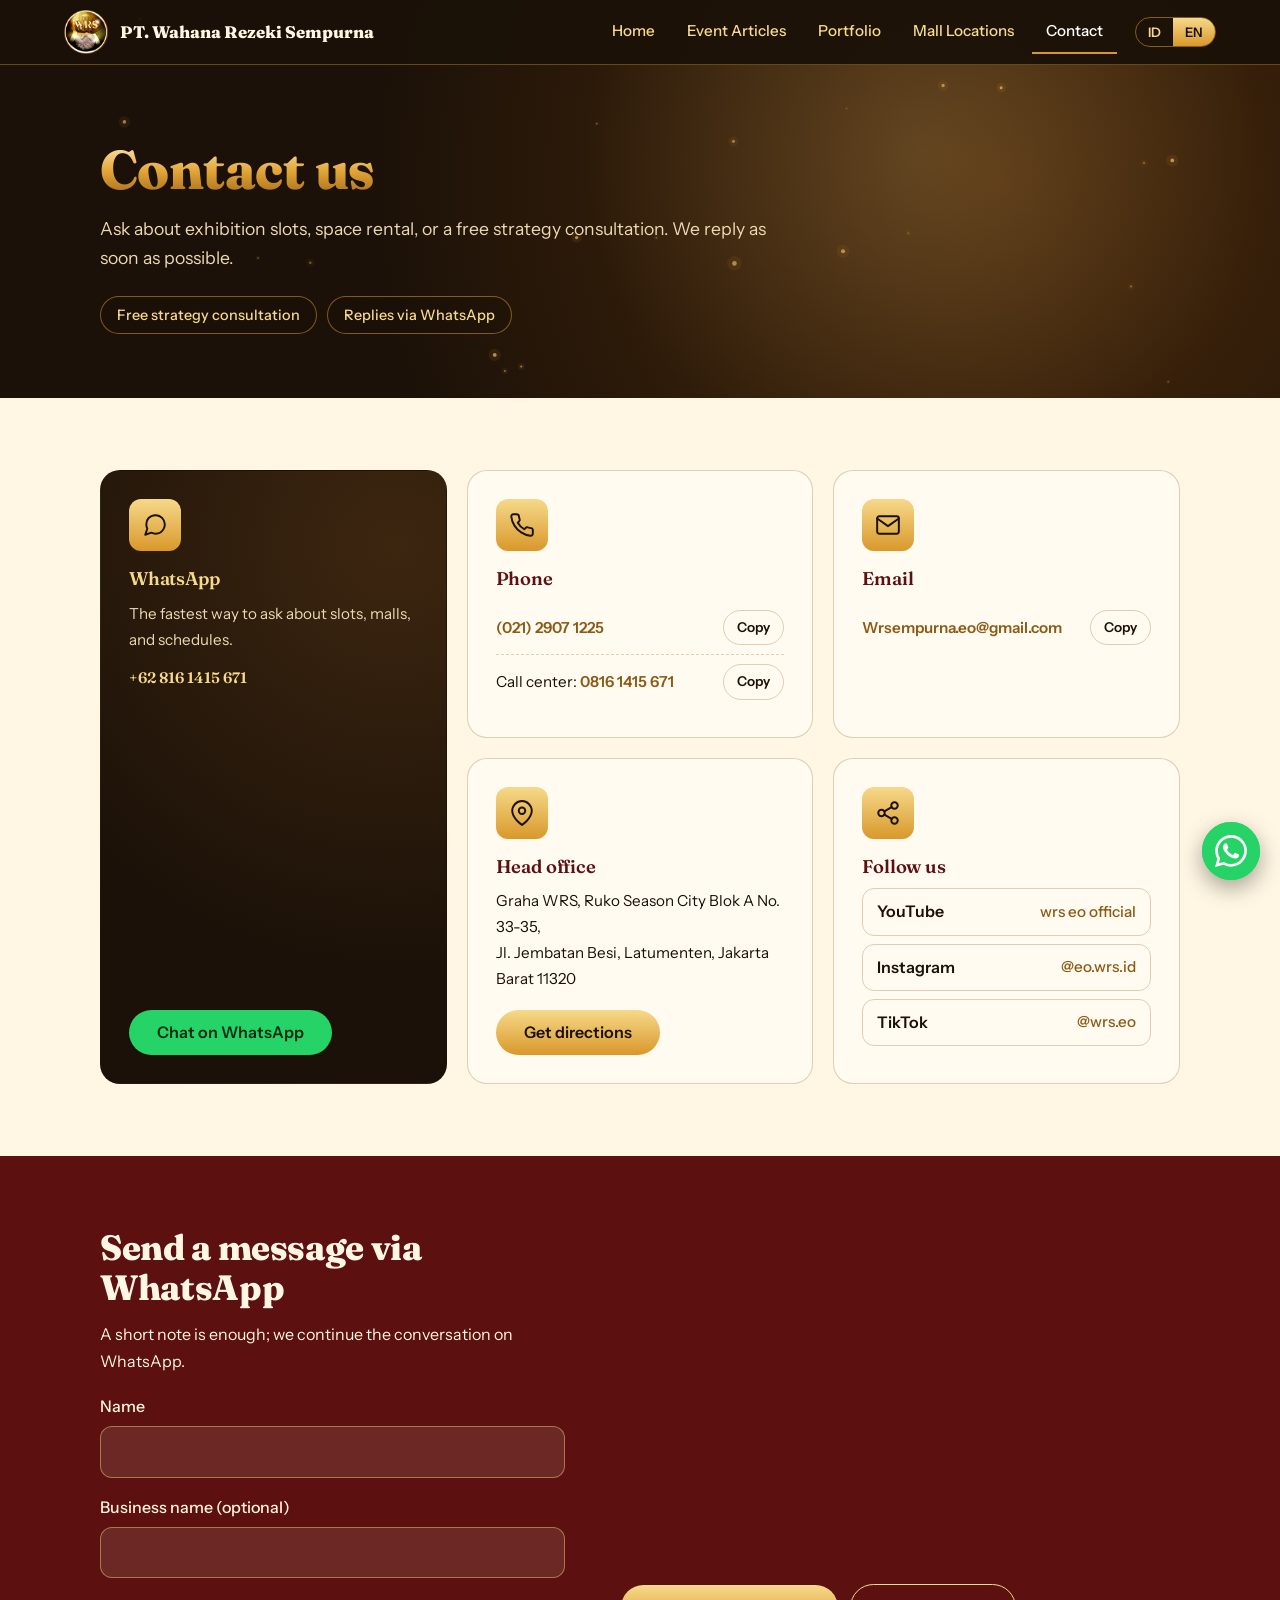
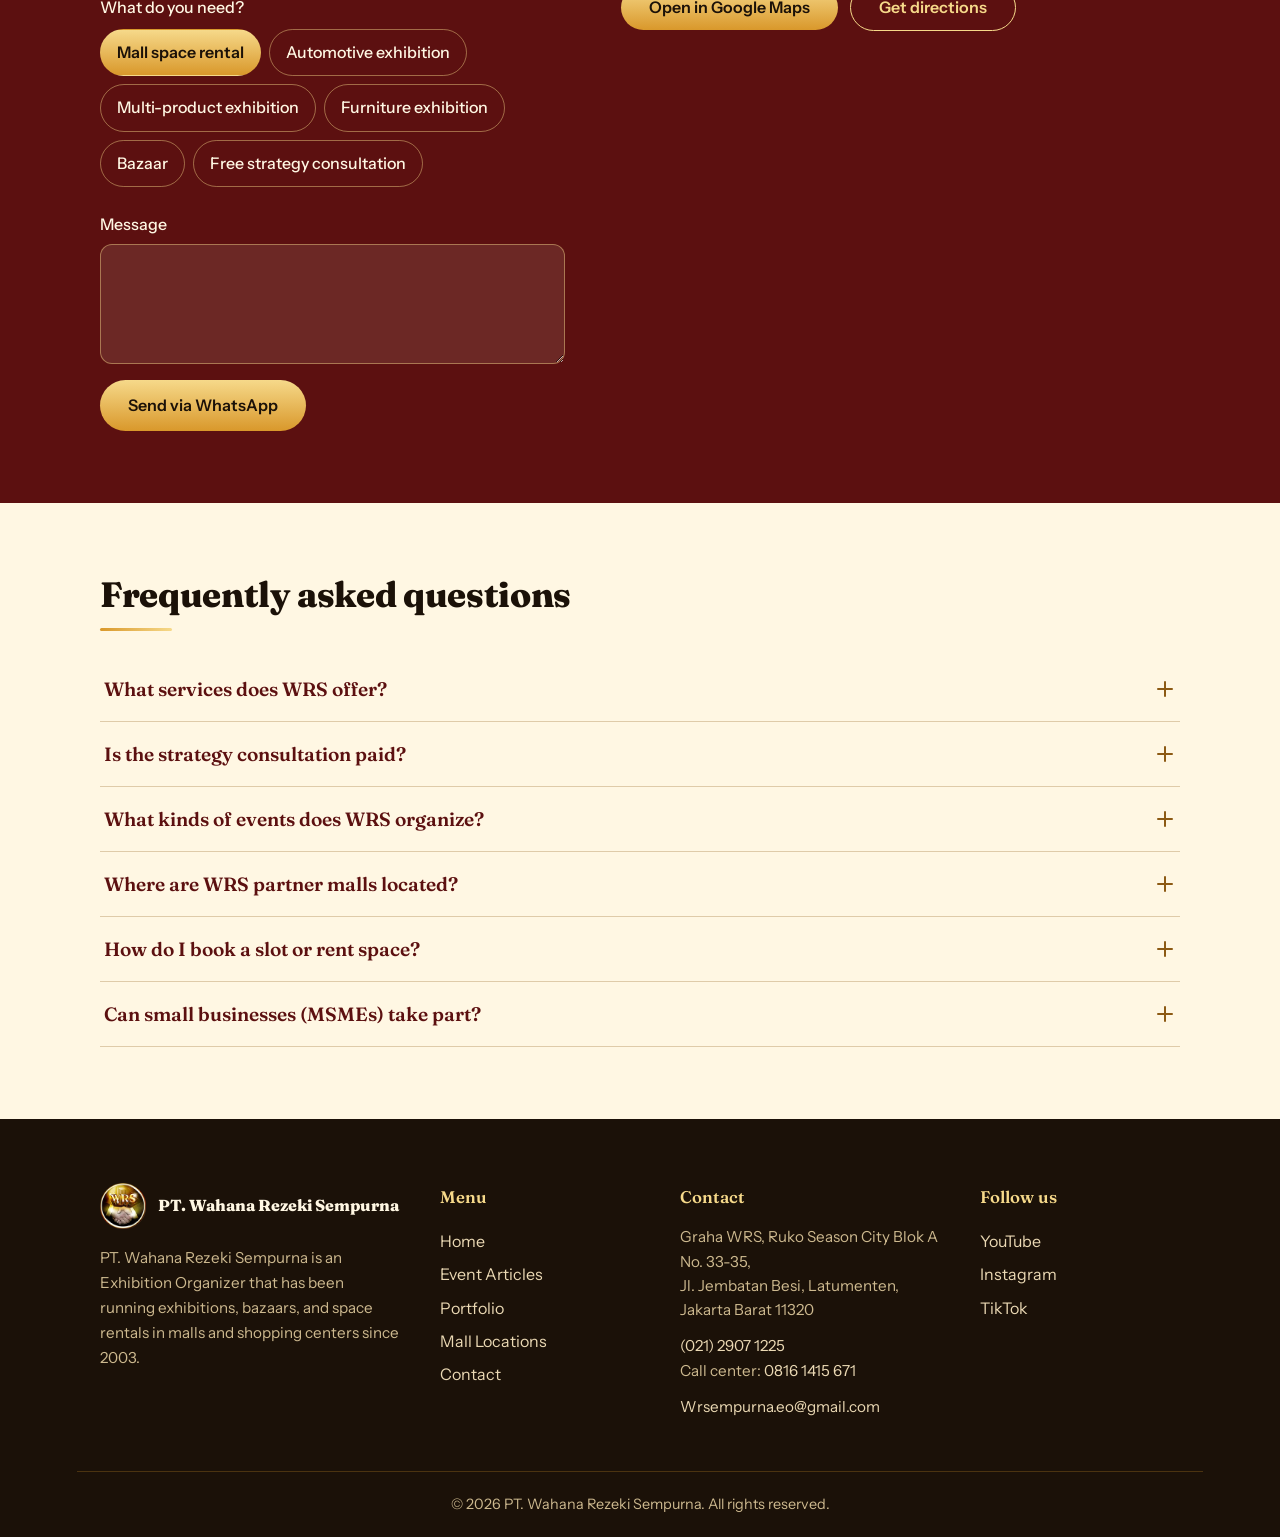
<file: docs/en/kontak.html>
<!DOCTYPE html>
<html lang="en">
<head>
<meta charset="utf-8">
<meta name="viewport" content="width=device-width, initial-scale=1">
<title>Contact | PT. Wahana Rezeki Sempurna</title>
<meta name="description" content="Ask about exhibition slots, space rental, or a free strategy consultation. We reply as soon as possible.">
<meta property="og:type" content="website"><meta property="og:title" content="Contact | PT. Wahana Rezeki Sempurna"><meta property="og:description" content="Ask about exhibition slots, space rental, or a free strategy consultation. We reply as soon as possible.">
<script>document.documentElement.classList.add("js")</script>
<link rel="icon" type="image/png" href="../images/favicon.png">
<link rel="apple-touch-icon" href="../images/favicon.png">
<link rel="preconnect" href="https://fonts.googleapis.com">
<link rel="preconnect" href="https://fonts.gstatic.com" crossorigin>
<link rel="stylesheet" href="https://fonts.googleapis.com/css2?family=Fraunces:opsz,wght@9..144,600;9..144,800&family=Instrument+Sans:wght@400;500;600&display=swap">
<link rel="stylesheet" href="../assets/style.css?v=47d11991">

</head>
<body data-t="{&quot;lb_tutup&quot;: &quot;Close&quot;, &quot;lb_sebelum&quot;: &quot;Previous photo&quot;, &quot;lb_sesudah&quot;: &quot;Next photo&quot;, &quot;lb_label&quot;: &quot;Photo viewer&quot;, &quot;jumlah&quot;: &quot;{total} locations&quot;, &quot;jumlah_saring&quot;: &quot;{n} of {total} locations&quot;, &quot;wa_awal&quot;: &quot;Hello WRS, I&#x27;m &quot;, &quot;wa_dari&quot;: &quot; from &quot;, &quot;wa_butuh&quot;: &quot;Need: &quot;, &quot;st_akan&quot;: &quot;Upcoming&quot;, &quot;st_jalan&quot;: &quot;Ongoing&quot;, &quot;st_selesai&quot;: &quot;Finished&quot;, &quot;foto_lihat&quot;: &quot;See all photos ({n})&quot;, &quot;foto_tutup&quot;: &quot;Show fewer&quot;, &quot;hasil&quot;: &quot;Showing {a} of {b} events&quot;, &quot;disalin&quot;: &quot;Copied&quot;, &quot;mengirim&quot;: &quot;Opening WhatsApp...&quot;, &quot;wa_manual&quot;: &quot;WhatsApp did not open? Click here.&quot;, &quot;n_mal&quot;: &quot;{n} malls&quot;, &quot;peta_gagal&quot;: &quot;The map could not be loaded. Please use the mall list below.&quot;}">
<div class="progres" aria-hidden="true"></div>
<div class="nav"><a class="brand" href="index.html"><img src="../images/logo-512.png" alt="Logo PT. Wahana Rezeki Sempurna"><span>PT. Wahana Rezeki Sempurna</span></a><nav class="links" id="menu-utama"><a href="index.html">Home</a><a href="event.html">Event Articles</a><a href="portofolio.html">Portfolio</a><a href="lokasi.html">Mall Locations</a><a href="kontak.html" class="on">Contact</a></nav><div class="lang" role="group" aria-label="Language"><a href="../kontak.html" lang="id" hreflang="id" title="Bahasa Indonesia">ID</a><a href="kontak.html" lang="en" hreflang="en" title="English" class="on" aria-current="true">EN</a></div><button class="burger" type="button" aria-label="Open menu" aria-expanded="false" aria-controls="menu-utama"><span></span><span></span><span></span></button></div>
<main class="p-kontak">
<div class="phead" data-partikel><div class="inner"><h1>Contact us</h1><p>Ask about exhibition slots, space rental, or a free strategy consultation. We reply as soon as possible.</p><div class="phead-chips"><span class="phead-chip">Free strategy consultation</span><span class="phead-chip">Replies via WhatsApp</span></div></div></div>
<section class="sec kartu-sec"><div class="inner kartu-grid">
<div class="kartu-kontak utama"><span class="ikon"><svg viewBox="0 0 24 24" aria-hidden="true"><path d="M21 11.5a8.4 8.4 0 0 1-.9 3.8 8.5 8.5 0 0 1-7.6 4.7 8.4 8.4 0 0 1-3.8-.9L3 21l1.9-5.7a8.4 8.4 0 0 1-.9-3.8 8.5 8.5 0 0 1 4.7-7.6 8.4 8.4 0 0 1 3.8-.9h.5a8.5 8.5 0 0 1 8 8z"/></svg></span><h3>WhatsApp</h3><p>The fastest way to ask about slots, malls, and schedules.</p>
<p class="besar">+62 816 1415 671</p><a class="btn wa" href="https://wa.me/628161415671?text=Hello+WRS%2C+I+would+like+to+ask+about+exhibitions+or+space+rental+in+malls." target="_blank" rel="noopener">Chat on WhatsApp</a></div>
<div class="kartu-kontak"><span class="ikon"><svg viewBox="0 0 24 24" aria-hidden="true"><path d="M22 16.9v3a2 2 0 0 1-2.2 2 19.8 19.8 0 0 1-8.6-3.1 19.5 19.5 0 0 1-6-6A19.8 19.8 0 0 1 2.1 4.2 2 2 0 0 1 4.1 2h3a2 2 0 0 1 2 1.7c.1 1 .4 1.9.7 2.8a2 2 0 0 1-.5 2.1L8.1 9.9a16 16 0 0 0 6 6l1.3-1.3a2 2 0 0 1 2.1-.4c.9.3 1.8.6 2.8.7a2 2 0 0 1 1.7 2z"/></svg></span><h3>Phone</h3><div class="baris-salin"><span><a href="tel:02129071225">(021) 2907 1225</a></span><button class="salin" type="button" data-salin="(021) 2907 1225">Copy</button></div><div class="baris-salin"><span>Call center: <a href="tel:08161415671">0816 1415 671</a></span><button class="salin" type="button" data-salin="0816 1415 671">Copy</button></div></div>
<div class="kartu-kontak"><span class="ikon"><svg viewBox="0 0 24 24" aria-hidden="true"><path d="M4 4h16a2 2 0 0 1 2 2v12a2 2 0 0 1-2 2H4a2 2 0 0 1-2-2V6a2 2 0 0 1 2-2z"/><polyline points="22,6 12,13 2,6"/></svg></span><h3>Email</h3>
<div class="baris-salin"><span><a href="mailto:Wrsempurna.eo@gmail.com">Wrsempurna.eo@gmail.com</a></span><button class="salin" type="button" data-salin="Wrsempurna.eo@gmail.com">Copy</button></div></div>
<div class="kartu-kontak"><span class="ikon"><svg viewBox="0 0 24 24" aria-hidden="true"><path d="M21 10c0 7-9 13-9 13s-9-6-9-13a9 9 0 0 1 18 0z"/><circle cx="12" cy="10" r="3"/></svg></span><h3>Head office</h3><p>Graha WRS, Ruko Season City Blok A No. 33-35,<br>Jl. Jembatan Besi, Latumenten, Jakarta Barat 11320</p>
<a class="btn gold" href="https://www.google.com/maps/dir/?api=1&amp;destination=Graha+WRS%2C+Ruko+Season+City+Blok+A+No.+33-35%2C+Jl.+Jembatan+Besi%2C+Latumenten%2C+Jakarta+Barat+11320" target="_blank" rel="noopener">Get directions</a></div>
<div class="kartu-kontak lebar"><span class="ikon"><svg viewBox="0 0 24 24" aria-hidden="true"><circle cx="18" cy="5" r="3"/><circle cx="6" cy="12" r="3"/><circle cx="18" cy="19" r="3"/><line x1="8.6" y1="13.5" x2="15.4" y2="17.5"/><line x1="15.4" y1="6.5" x2="8.6" y2="10.5"/></svg></span><h3>Follow us</h3><div class="pils"><a class="pil" href="https://www.youtube.com/@wrseo3919" target="_blank" rel="noopener">YouTube<span>wrs eo official</span></a><a class="pil" href="https://www.instagram.com/eo.wrs.id" target="_blank" rel="noopener">Instagram<span>@eo.wrs.id</span></a><a class="pil" href="https://www.tiktok.com/@wrs.eo" target="_blank" rel="noopener">TikTok<span>@wrs.eo</span></a></div></div>
</div></section>

<section class="kontak"><div class="inner cols">
<div>
<h2>Send a message via WhatsApp</h2>
<p class="form-sub">A short note is enough; we continue the conversation on WhatsApp.</p>
<form class="form" id="form-wa" data-wa="628161415671">
<label>Name<input name="nama" required autocomplete="name"></label>
<label>Business name (optional)<input name="usaha" autocomplete="organization"></label>
<fieldset class="opsi-grup"><legend>What do you need?</legend><label class="opsi"><input type="radio" name="butuh" value="Mall space rental" checked><span>Mall space rental</span></label><label class="opsi"><input type="radio" name="butuh" value="Automotive exhibition"><span>Automotive exhibition</span></label><label class="opsi"><input type="radio" name="butuh" value="Multi-product exhibition"><span>Multi-product exhibition</span></label><label class="opsi"><input type="radio" name="butuh" value="Furniture exhibition"><span>Furniture exhibition</span></label><label class="opsi"><input type="radio" name="butuh" value="Bazaar"><span>Bazaar</span></label><label class="opsi"><input type="radio" name="butuh" value="Free strategy consultation"><span>Free strategy consultation</span></label></fieldset>
<label>Message<textarea name="pesan" required></textarea></label>
<button type="submit">Send via WhatsApp</button>
<p class="form-info" hidden><a href="#" target="_blank" rel="noopener">WhatsApp did not open? Click here.</a></p>
</form>
</div>
<div>
<iframe title="WRS head office map" src="https://maps.google.com/maps?q=Graha+WRS%2C+Ruko+Season+City+Blok+A+No.+33-35%2C+Jl.+Jembatan+Besi%2C+Latumenten%2C+Jakarta+Barat+11320&amp;output=embed" loading="lazy" referrerpolicy="no-referrer-when-downgrade"></iframe>
<a class="btn gold" href="https://www.google.com/maps/search/?api=1&amp;query=Graha+WRS%2C+Ruko+Season+City+Blok+A+No.+33-35%2C+Jl.+Jembatan+Besi%2C+Latumenten%2C+Jakarta+Barat+11320" target="_blank" rel="noopener">Open in Google Maps</a><a class="btn line" href="https://www.google.com/maps/dir/?api=1&amp;destination=Graha+WRS%2C+Ruko+Season+City+Blok+A+No.+33-35%2C+Jl.+Jembatan+Besi%2C+Latumenten%2C+Jakarta+Barat+11320" target="_blank" rel="noopener">Get directions</a>
</div>
</div></section>

<section class="sec faq"><div class="inner">
<h2>Frequently asked questions</h2>
<div class="faq-daftar"><div class="faq-item"><h3><button class="faq-tanya" type="button" aria-expanded="false"><span>What services does WRS offer?</span><i aria-hidden="true"></i></button></h3><div class="faq-jawab"><div><p>WRS is an Event Organizer and promotion service provider in malls: automotive, multi-product and furniture exhibitions, bazaars, space or booth rental, and event documentation.</p></div></div></div><div class="faq-item"><h3><button class="faq-tanya" type="button" aria-expanded="false"><span>Is the strategy consultation paid?</span><i aria-hidden="true"></i></button></h3><div class="faq-jawab"><div><p>No. The WRS team is ready to help you plan the best strategy for your exhibition at no cost.</p></div></div></div><div class="faq-item"><h3><button class="faq-tanya" type="button" aria-expanded="false"><span>What kinds of events does WRS organize?</span><i aria-hidden="true"></i></button></h3><div class="faq-jawab"><div><p>Automotive exhibitions, multi-product exhibitions, furniture exhibitions, and bazaars in partner malls.</p></div></div></div><div class="faq-item"><h3><button class="faq-tanya" type="button" aria-expanded="false"><span>Where are WRS partner malls located?</span><i aria-hidden="true"></i></button></h3><div class="faq-jawab"><div><p>In Greater Jakarta and major cities such as Bandung, Palembang, Medan, Pekanbaru, and Surabaya. The full list is on the Mall Locations page.</p></div></div></div><div class="faq-item"><h3><button class="faq-tanya" type="button" aria-expanded="false"><span>How do I book a slot or rent space?</span><i aria-hidden="true"></i></button></h3><div class="faq-jawab"><div><p>Contact us via WhatsApp or the form on this page, then tell us your business type, the malls you are interested in, and your estimated dates. Our team helps you choose a location and schedule.</p></div></div></div><div class="faq-item"><h3><button class="faq-tanya" type="button" aria-expanded="false"><span>Can small businesses (MSMEs) take part?</span><i aria-hidden="true"></i></button></h3><div class="faq-jawab"><div><p>Yes. WRS began by renting business space to MSMEs, and bazaars and counter rentals are available for businesses that want to start showing up in malls.</p></div></div></div></div>
</div></section>


</main>
<footer class="foot-besar"><div class="inner foot-grid">
<div class="foot-merek"><a class="foot-logo" href="index.html"><img src="../images/logo-512.png" alt="Logo PT. Wahana Rezeki Sempurna"><span>PT. Wahana Rezeki Sempurna</span></a>
<p>PT. Wahana Rezeki Sempurna is an Exhibition Organizer that has been running exhibitions, bazaars, and space rentals in malls and shopping centers since 2003.</p></div>
<div class="foot-kol"><h4>Menu</h4><a href="index.html">Home</a><a href="event.html">Event Articles</a><a href="portofolio.html">Portfolio</a><a href="lokasi.html">Mall Locations</a><a href="kontak.html">Contact</a></div>
<div class="foot-kol"><h4>Contact</h4><p>Graha WRS, Ruko Season City Blok A No. 33-35,<br>Jl. Jembatan Besi, Latumenten, Jakarta Barat 11320</p><p><a href="tel:02129071225">(021) 2907 1225</a><br>Call center: <a href="tel:08161415671">0816 1415 671</a></p><p><a href="mailto:Wrsempurna.eo@gmail.com">Wrsempurna.eo@gmail.com</a></p></div>
<div class="foot-kol"><h4>Follow us</h4><a href="https://www.youtube.com/@wrseo3919" target="_blank" rel="noopener">YouTube</a><a href="https://www.instagram.com/eo.wrs.id" target="_blank" rel="noopener">Instagram</a><a href="https://www.tiktok.com/@wrs.eo" target="_blank" rel="noopener">TikTok</a></div>
</div><div class="foot-bawah"><div class="inner"><span>© 2026 PT. Wahana Rezeki Sempurna. All rights reserved.</span></div></div></footer>
<button class="ke-atas" type="button" aria-label="Back to top"><svg viewBox="0 0 24 24" aria-hidden="true"><polyline points="18 15 12 9 6 15"/></svg></button>
<a class="wa-float" href="https://wa.me/628161415671?text=Hello+WRS%2C+I+would+like+to+ask+about+exhibitions+or+space+rental+in+malls." target="_blank" rel="noopener" aria-label="Chat on WhatsApp"><svg viewBox="0 0 24 24" width="32" height="32" aria-hidden="true"><path d="M17.472 14.382c-.297-.149-1.758-.867-2.03-.967-.273-.099-.471-.148-.67.15-.197.297-.767.966-.94 1.164-.173.199-.347.223-.644.075-.297-.15-1.255-.463-2.39-1.475-.883-.788-1.48-1.761-1.653-2.059-.173-.297-.018-.458.13-.606.134-.133.298-.347.446-.52.149-.174.198-.298.298-.497.099-.198.05-.371-.025-.52-.075-.149-.669-1.612-.916-2.207-.242-.579-.487-.5-.669-.51-.173-.008-.371-.01-.57-.01-.198 0-.52.074-.792.372-.272.297-1.04 1.016-1.04 2.479 0 1.462 1.065 2.875 1.213 3.074.149.198 2.096 3.2 5.077 4.487.709.306 1.262.489 1.694.625.712.227 1.36.195 1.871.118.571-.085 1.758-.719 2.006-1.413.248-.694.248-1.289.173-1.413-.074-.124-.272-.198-.57-.347m-5.421 7.403h-.004a9.87 9.87 0 01-5.031-1.378l-.361-.214-3.741.982.998-3.648-.235-.374a9.86 9.86 0 01-1.51-5.26c.001-5.45 4.436-9.884 9.888-9.884 2.64 0 5.122 1.03 6.988 2.898a9.825 9.825 0 012.893 6.994c-.003 5.45-4.437 9.884-9.885 9.884m8.413-18.297A11.815 11.815 0 0012.05 0C5.495 0 .16 5.335.157 11.892c0 2.096.547 4.142 1.588 5.945L.057 24l6.305-1.654a11.882 11.882 0 005.683 1.448h.005c6.554 0 11.89-5.335 11.893-11.893a11.821 11.821 0 00-3.48-8.413z"/></svg></a>
<script src="../assets/app.js?v=5fd77bdc" defer></script>
</body>
</html>
</file>
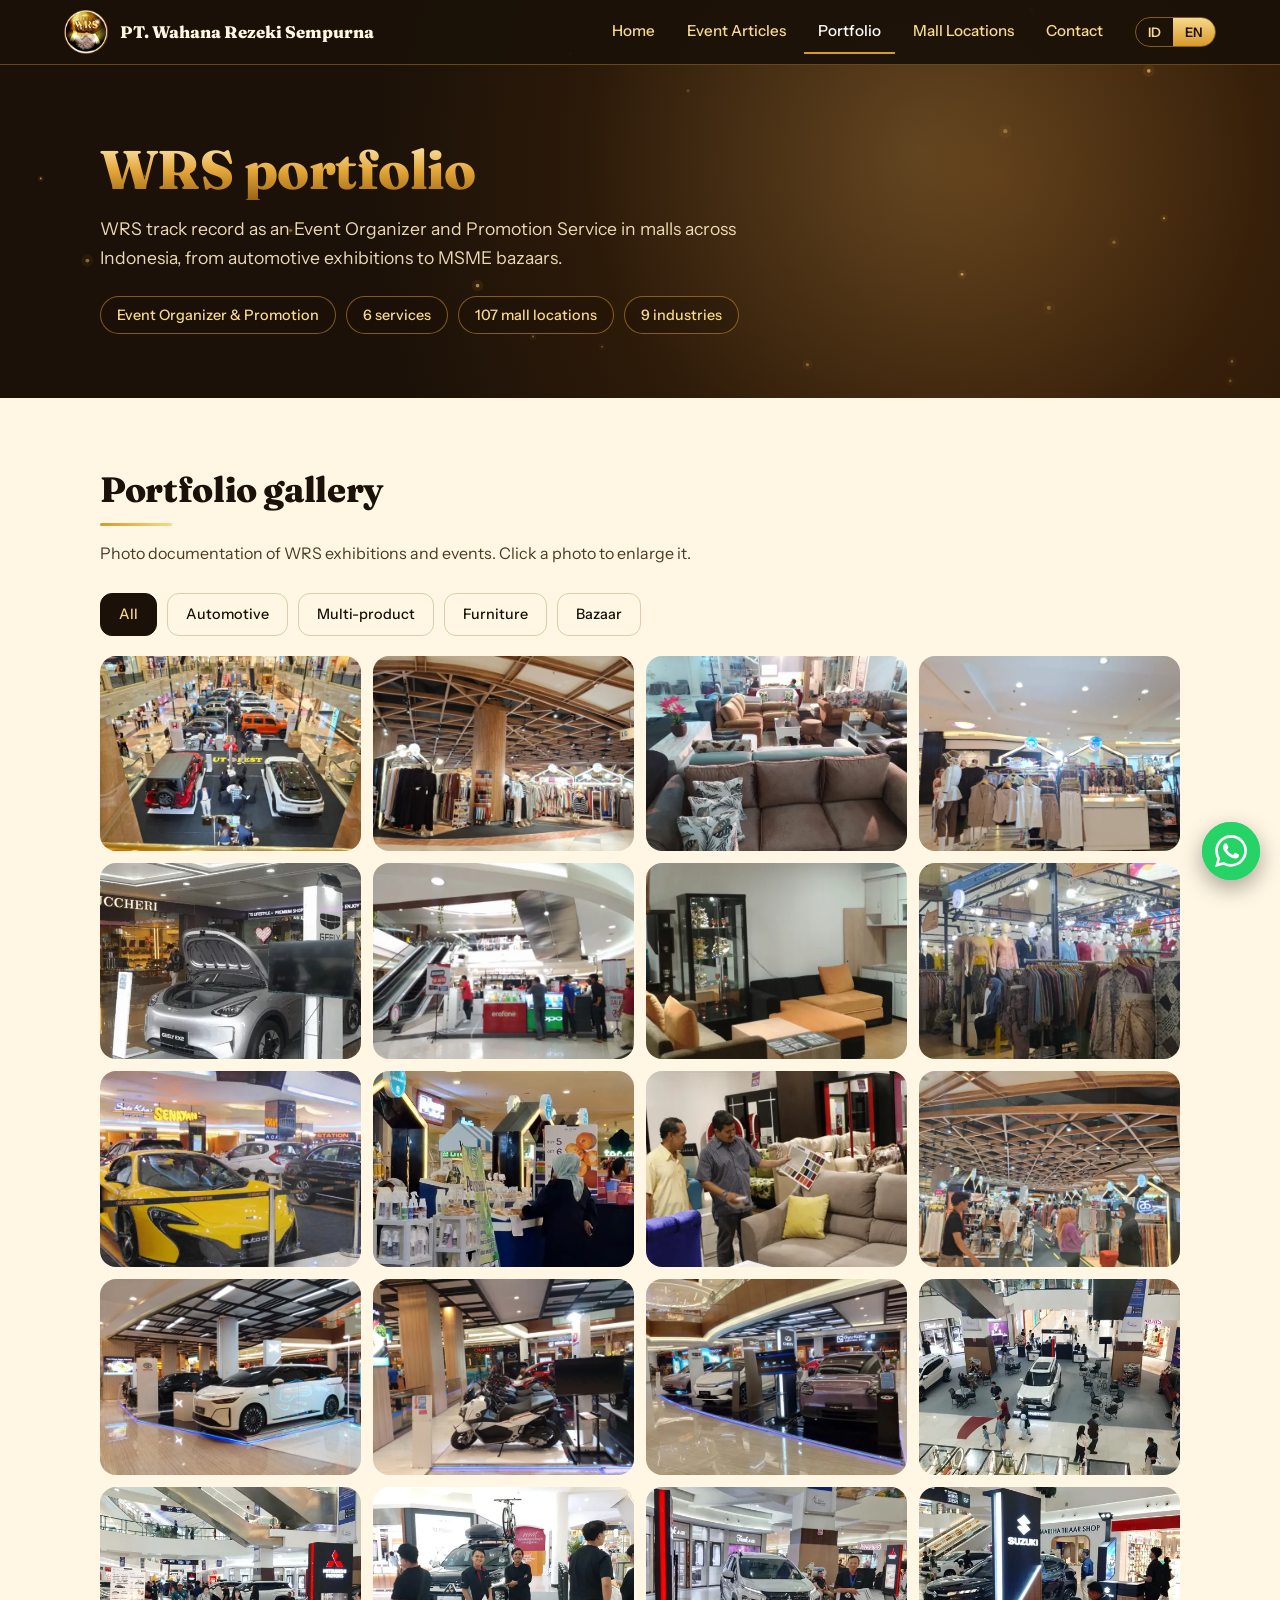
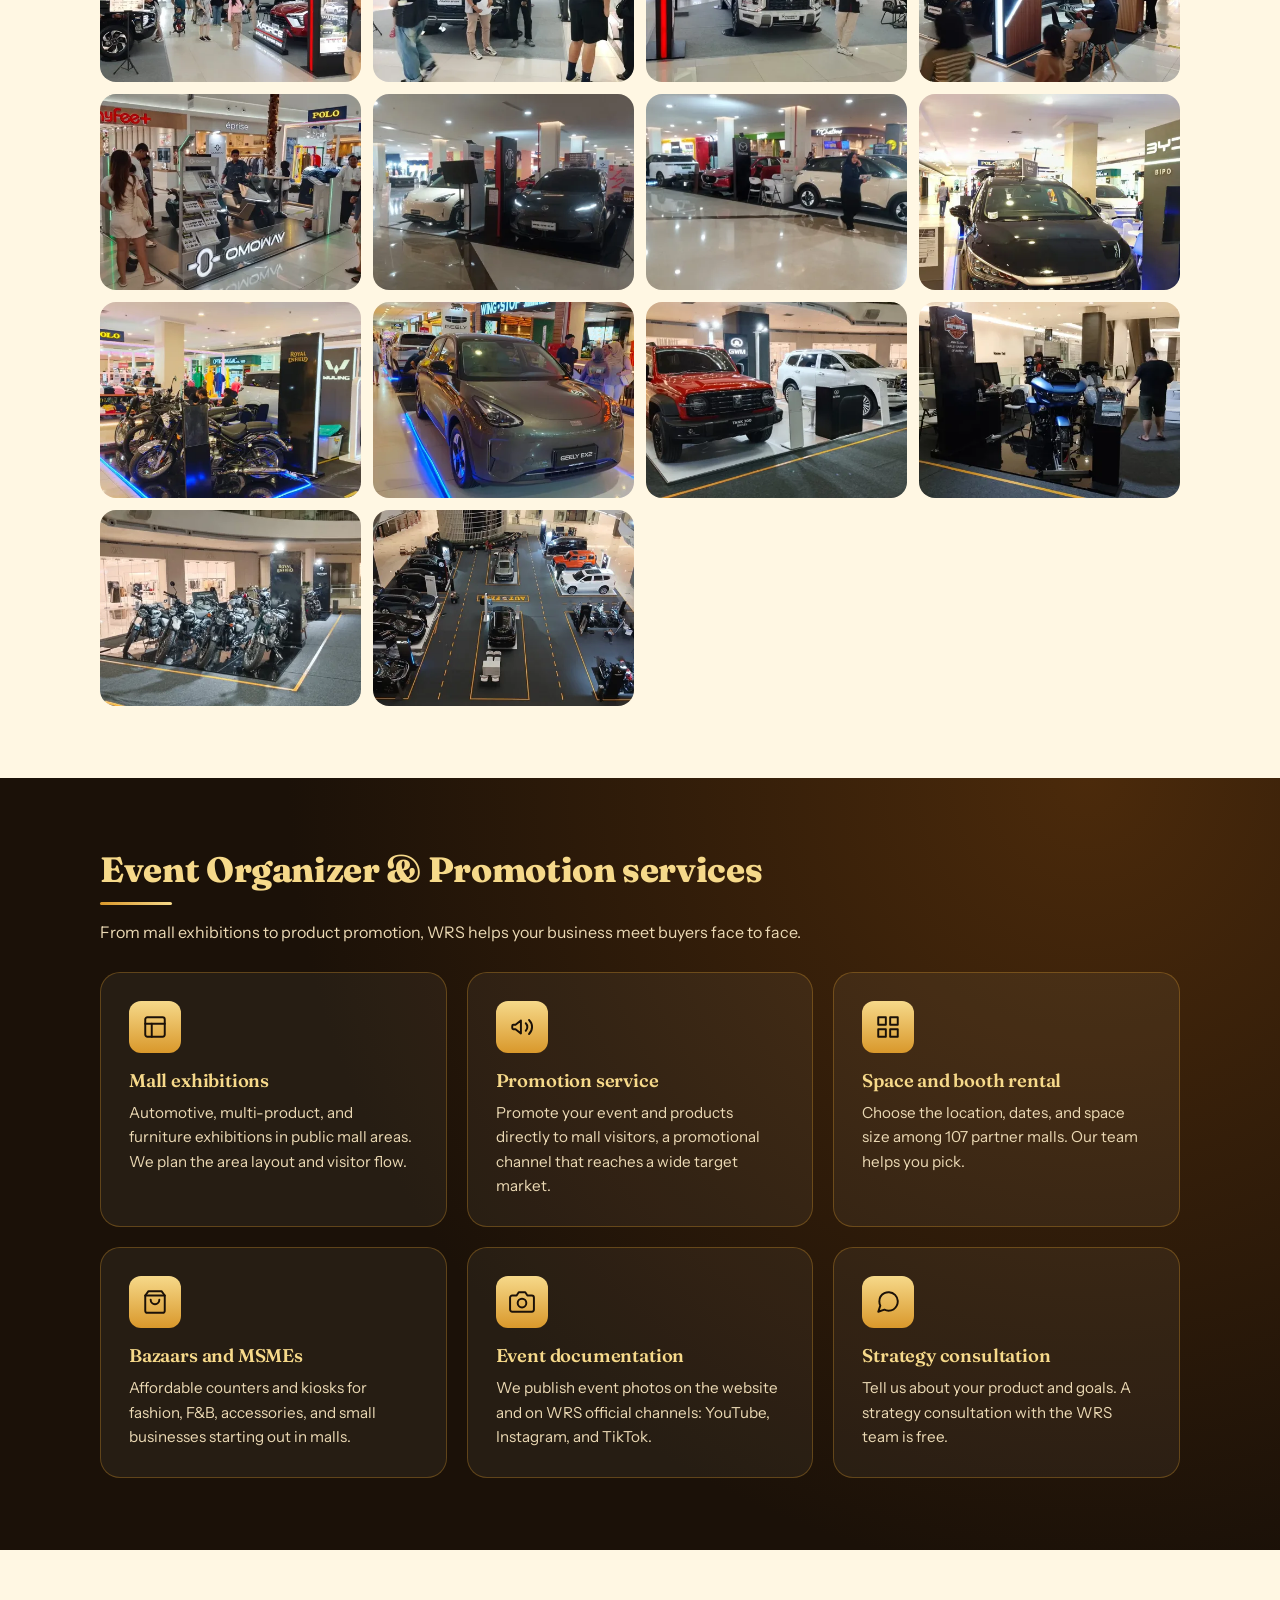
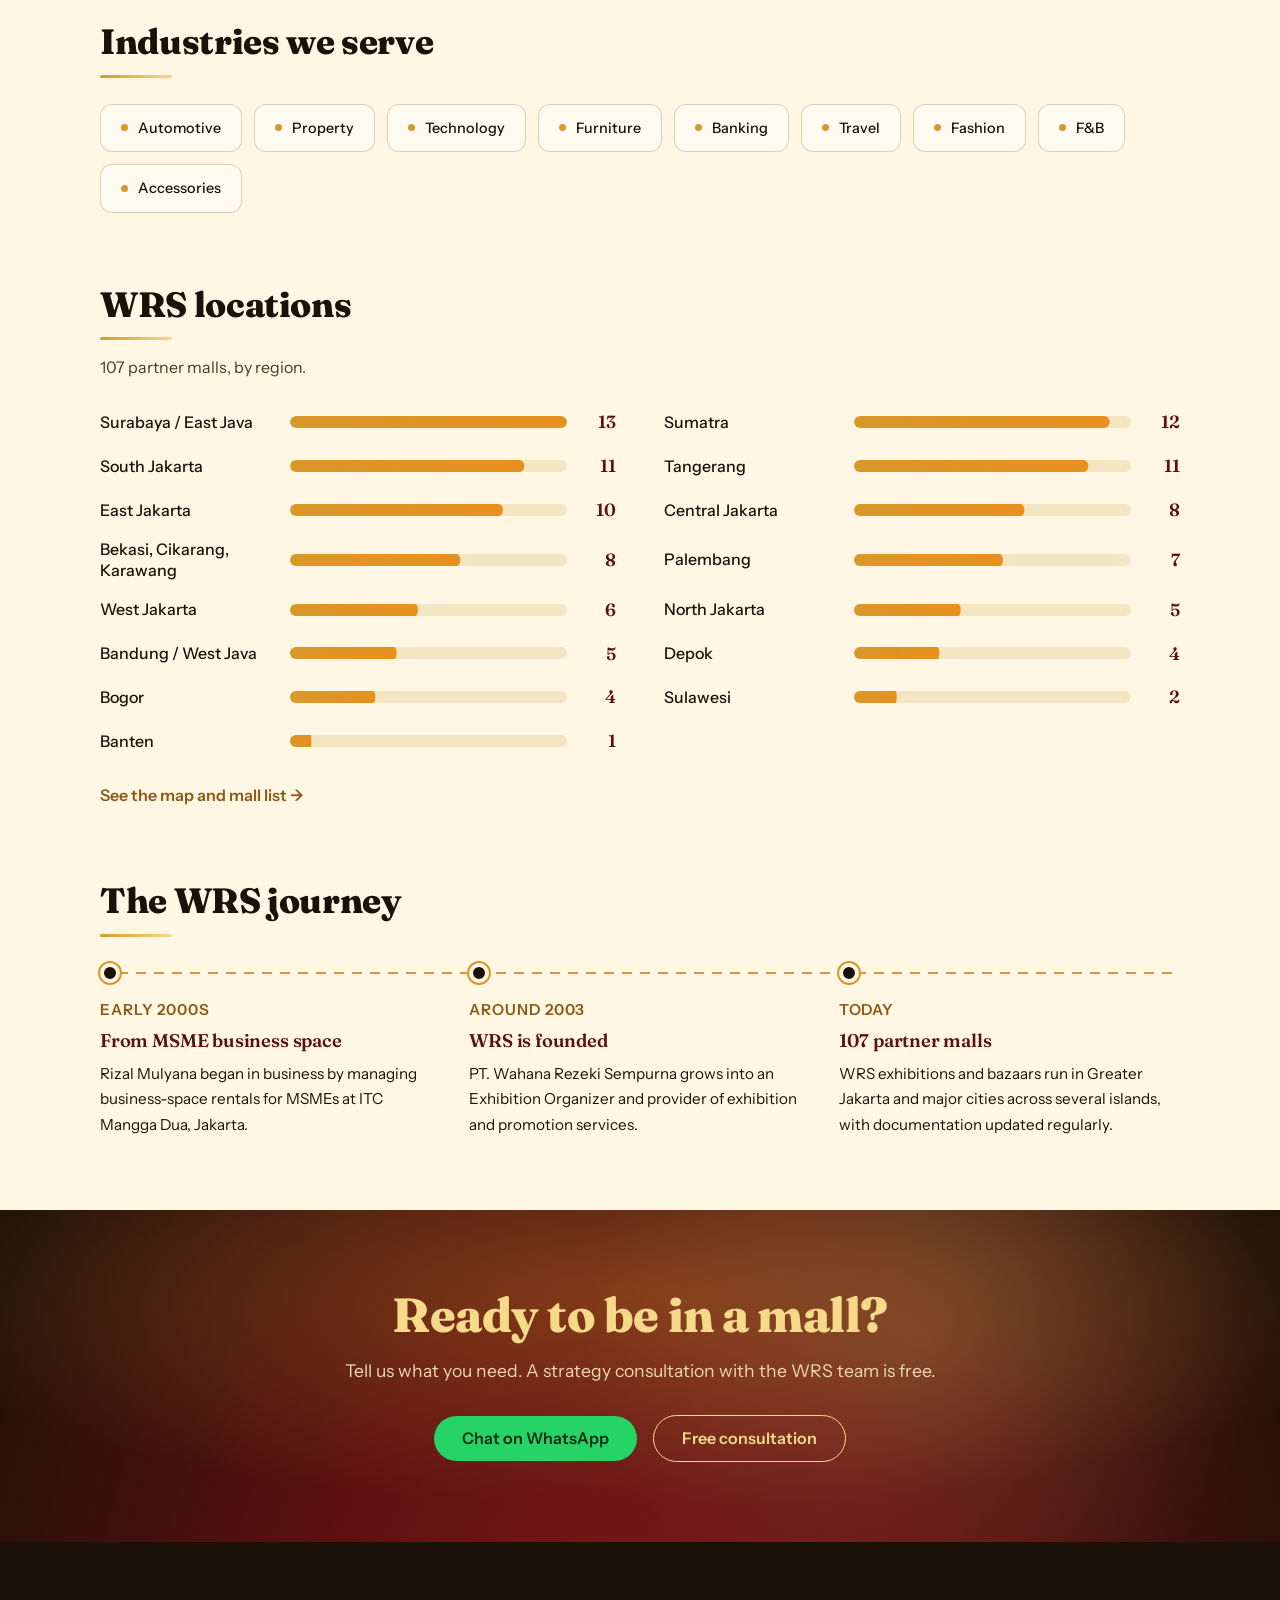
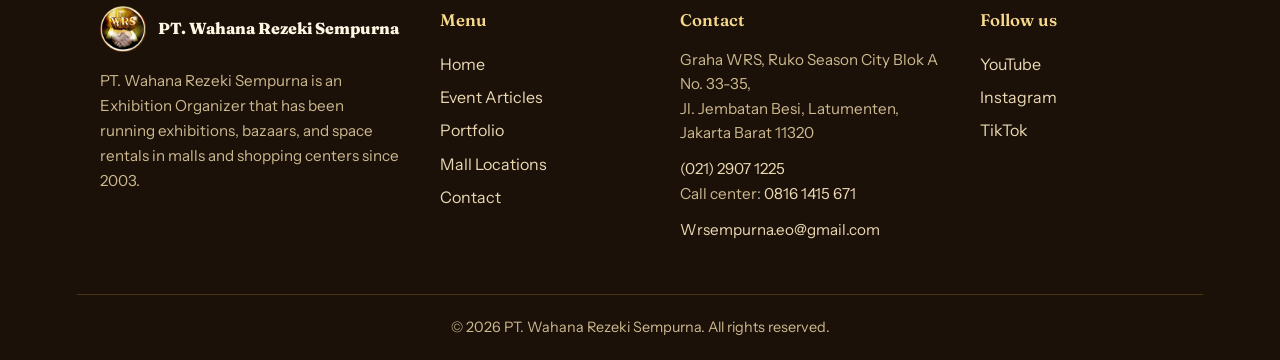
<file: docs/en/portofolio.html>
<!DOCTYPE html>
<html lang="en">
<head>
<meta charset="utf-8">
<meta name="viewport" content="width=device-width, initial-scale=1">
<title>Portfolio | PT. Wahana Rezeki Sempurna</title>
<meta name="description" content="WRS track record as an Event Organizer and Promotion Service in malls across Indonesia, from automotive exhibitions to MSME bazaars.">
<meta property="og:type" content="website"><meta property="og:title" content="Portfolio | PT. Wahana Rezeki Sempurna"><meta property="og:description" content="WRS track record as an Event Organizer and Promotion Service in malls across Indonesia, from automotive exhibitions to MSME bazaars.">
<script>document.documentElement.classList.add("js")</script>
<link rel="icon" type="image/png" href="../images/favicon.png">
<link rel="apple-touch-icon" href="../images/favicon.png">
<link rel="preconnect" href="https://fonts.googleapis.com">
<link rel="preconnect" href="https://fonts.gstatic.com" crossorigin>
<link rel="stylesheet" href="https://fonts.googleapis.com/css2?family=Fraunces:opsz,wght@9..144,600;9..144,800&family=Instrument+Sans:wght@400;500;600&display=swap">
<link rel="stylesheet" href="../assets/style.css?v=47d11991">

</head>
<body data-t="{&quot;lb_tutup&quot;: &quot;Close&quot;, &quot;lb_sebelum&quot;: &quot;Previous photo&quot;, &quot;lb_sesudah&quot;: &quot;Next photo&quot;, &quot;lb_label&quot;: &quot;Photo viewer&quot;, &quot;jumlah&quot;: &quot;{total} locations&quot;, &quot;jumlah_saring&quot;: &quot;{n} of {total} locations&quot;, &quot;wa_awal&quot;: &quot;Hello WRS, I&#x27;m &quot;, &quot;wa_dari&quot;: &quot; from &quot;, &quot;wa_butuh&quot;: &quot;Need: &quot;, &quot;st_akan&quot;: &quot;Upcoming&quot;, &quot;st_jalan&quot;: &quot;Ongoing&quot;, &quot;st_selesai&quot;: &quot;Finished&quot;, &quot;foto_lihat&quot;: &quot;See all photos ({n})&quot;, &quot;foto_tutup&quot;: &quot;Show fewer&quot;, &quot;hasil&quot;: &quot;Showing {a} of {b} events&quot;, &quot;disalin&quot;: &quot;Copied&quot;, &quot;mengirim&quot;: &quot;Opening WhatsApp...&quot;, &quot;wa_manual&quot;: &quot;WhatsApp did not open? Click here.&quot;, &quot;n_mal&quot;: &quot;{n} malls&quot;, &quot;peta_gagal&quot;: &quot;The map could not be loaded. Please use the mall list below.&quot;}">
<div class="progres" aria-hidden="true"></div>
<div class="nav"><a class="brand" href="index.html"><img src="../images/logo-512.png" alt="Logo PT. Wahana Rezeki Sempurna"><span>PT. Wahana Rezeki Sempurna</span></a><nav class="links" id="menu-utama"><a href="index.html">Home</a><a href="event.html">Event Articles</a><a href="portofolio.html" class="on">Portfolio</a><a href="lokasi.html">Mall Locations</a><a href="kontak.html">Contact</a></nav><div class="lang" role="group" aria-label="Language"><a href="../portofolio.html" lang="id" hreflang="id" title="Bahasa Indonesia">ID</a><a href="portofolio.html" lang="en" hreflang="en" title="English" class="on" aria-current="true">EN</a></div><button class="burger" type="button" aria-label="Open menu" aria-expanded="false" aria-controls="menu-utama"><span></span><span></span><span></span></button></div>
<main class="p-portofolio">
<div class="phead" data-partikel><div class="inner"><h1>WRS portfolio</h1><p>WRS track record as an Event Organizer and Promotion Service in malls across Indonesia, from automotive exhibitions to MSME bazaars.</p><div class="phead-chips"><span class="phead-chip">Event Organizer &amp; Promotion</span><span class="phead-chip">6 services</span><span class="phead-chip">107 mall locations</span><span class="phead-chip">9 industries</span></div></div></div>
<section class="sec"><div class="inner">
<h2>Portfolio gallery</h2>
<p class="sub">Photo documentation of WRS exhibitions and events. Click a photo to enlarge it.</p>
<div class="chips pf-chips" role="group" aria-label="Filter the gallery by event type"><button class="chip pf-chip on" type="button" data-kat="semua" aria-pressed="true">All</button><button class="chip pf-chip" type="button" data-kat="otomotif" aria-pressed="false">Automotive</button><button class="chip pf-chip" type="button" data-kat="multiproduk" aria-pressed="false">Multi-product</button><button class="chip pf-chip" type="button" data-kat="furniture" aria-pressed="false">Furniture</button><button class="chip pf-chip" type="button" data-kat="bazaar" aria-pressed="false">Bazaar</button></div>
<div class="pf-grid"><figure class="pf-item" data-kat="otomotif"><img class="pf-img" src="../images/otomotif-1-640.webp" data-besar="../images/otomotif-1.webp" data-grup="pf" alt="Automotive exhibitions" loading="lazy"><figcaption><span class="pf-tag">Automotive</span><span>Automotive exhibitions</span></figcaption></figure><figure class="pf-item" data-kat="multiproduk"><img class="pf-img" src="../images/multiproduk-1-640.webp" data-besar="../images/multiproduk-1.webp" data-grup="pf" alt="Multi-product exhibitions" loading="lazy"><figcaption><span class="pf-tag">Multi-product</span><span>Multi-product exhibitions</span></figcaption></figure><figure class="pf-item" data-kat="furniture"><img class="pf-img" src="../images/furniture-1-640.webp" data-besar="../images/furniture-1.webp" data-grup="pf" alt="Furniture exhibitions" loading="lazy"><figcaption><span class="pf-tag">Furniture</span><span>Furniture exhibitions</span></figcaption></figure><figure class="pf-item" data-kat="bazaar"><img class="pf-img" src="../images/bazaar-1-640.webp" data-besar="../images/bazaar-1.webp" data-grup="pf" alt="Bazaars" loading="lazy"><figcaption><span class="pf-tag">Bazaar</span><span>Bazaars</span></figcaption></figure><figure class="pf-item" data-kat="otomotif"><img class="pf-img" src="../images/otomotif-2-640.webp" data-besar="../images/otomotif-2.webp" data-grup="pf" alt="Automotive exhibitions" loading="lazy"><figcaption><span class="pf-tag">Automotive</span><span>Automotive exhibitions</span></figcaption></figure><figure class="pf-item" data-kat="multiproduk"><img class="pf-img" src="../images/multiproduk-2-640.webp" data-besar="../images/multiproduk-2.webp" data-grup="pf" alt="Multi-product exhibitions" loading="lazy"><figcaption><span class="pf-tag">Multi-product</span><span>Multi-product exhibitions</span></figcaption></figure><figure class="pf-item" data-kat="furniture"><img class="pf-img" src="../images/furniture-2-640.webp" data-besar="../images/furniture-2.webp" data-grup="pf" alt="Furniture exhibitions" loading="lazy"><figcaption><span class="pf-tag">Furniture</span><span>Furniture exhibitions</span></figcaption></figure><figure class="pf-item" data-kat="bazaar"><img class="pf-img" src="../images/bazaar-2-640.webp" data-besar="../images/bazaar-2.webp" data-grup="pf" alt="Bazaars" loading="lazy"><figcaption><span class="pf-tag">Bazaar</span><span>Bazaars</span></figcaption></figure><figure class="pf-item" data-kat="otomotif"><img class="pf-img" src="../images/otomotif-3-640.webp" data-besar="../images/otomotif-3.webp" data-grup="pf" alt="Automotive exhibitions" loading="lazy"><figcaption><span class="pf-tag">Automotive</span><span>Automotive exhibitions</span></figcaption></figure><figure class="pf-item" data-kat="multiproduk"><img class="pf-img" src="../images/multiproduk-3-640.webp" data-besar="../images/multiproduk-3.webp" data-grup="pf" alt="Multi-product exhibitions" loading="lazy"><figcaption><span class="pf-tag">Multi-product</span><span>Multi-product exhibitions</span></figcaption></figure><figure class="pf-item" data-kat="furniture"><img class="pf-img" src="../images/furniture-3-640.webp" data-besar="../images/furniture-3.webp" data-grup="pf" alt="Furniture exhibitions" loading="lazy"><figcaption><span class="pf-tag">Furniture</span><span>Furniture exhibitions</span></figcaption></figure><figure class="pf-item" data-kat="bazaar"><img class="pf-img" src="../images/bazaar-3-640.webp" data-besar="../images/bazaar-3.webp" data-grup="pf" alt="Bazaars" loading="lazy"><figcaption><span class="pf-tag">Bazaar</span><span>Bazaars</span></figcaption></figure><figure class="pf-item" data-kat="otomotif"><img class="pf-img" src="../images/u-2026-11-17-living-world-alam-sutera-01-k.webp" data-besar="../images/u-2026-11-17-living-world-alam-sutera-01.webp" data-grup="pf" alt="Living World Alam Sutera · Living World Alam Sutera" loading="lazy"><figcaption><span class="pf-tag">Automotive</span><span>Living World Alam Sutera · Living World Alam Sutera</span></figcaption></figure><figure class="pf-item" data-kat="otomotif"><img class="pf-img" src="../images/u-2026-11-17-living-world-alam-sutera-02-k.webp" data-besar="../images/u-2026-11-17-living-world-alam-sutera-02.webp" data-grup="pf" alt="Living World Alam Sutera · Living World Alam Sutera" loading="lazy"><figcaption><span class="pf-tag">Automotive</span><span>Living World Alam Sutera · Living World Alam Sutera</span></figcaption></figure><figure class="pf-item" data-kat="otomotif"><img class="pf-img" src="../images/u-2026-11-17-living-world-alam-sutera-03-k.webp" data-besar="../images/u-2026-11-17-living-world-alam-sutera-03.webp" data-grup="pf" alt="Living World Alam Sutera · Living World Alam Sutera" loading="lazy"><figcaption><span class="pf-tag">Automotive</span><span>Living World Alam Sutera · Living World Alam Sutera</span></figcaption></figure><figure class="pf-item" data-kat="otomotif"><img class="pf-img" src="../images/u-2026-11-16-supermall-karawaci-01-k.webp" data-besar="../images/u-2026-11-16-supermall-karawaci-01.webp" data-grup="pf" alt="Pameran Otomotif Supermal Karawaci · Supermall Karawaci" loading="lazy"><figcaption><span class="pf-tag">Automotive</span><span>Pameran Otomotif Supermal Karawaci · Supermall Karawaci</span></figcaption></figure><figure class="pf-item" data-kat="otomotif"><img class="pf-img" src="../images/u-2026-11-16-supermall-karawaci-02-k.webp" data-besar="../images/u-2026-11-16-supermall-karawaci-02.webp" data-grup="pf" alt="Pameran Otomotif Supermal Karawaci · Supermall Karawaci" loading="lazy"><figcaption><span class="pf-tag">Automotive</span><span>Pameran Otomotif Supermal Karawaci · Supermall Karawaci</span></figcaption></figure><figure class="pf-item" data-kat="otomotif"><img class="pf-img" src="../images/u-2026-11-16-supermall-karawaci-03-k.webp" data-besar="../images/u-2026-11-16-supermall-karawaci-03.webp" data-grup="pf" alt="Pameran Otomotif Supermal Karawaci · Supermall Karawaci" loading="lazy"><figcaption><span class="pf-tag">Automotive</span><span>Pameran Otomotif Supermal Karawaci · Supermall Karawaci</span></figcaption></figure><figure class="pf-item" data-kat="otomotif"><img class="pf-img" src="../images/u-2026-11-16-supermall-karawaci-04-k.webp" data-besar="../images/u-2026-11-16-supermall-karawaci-04.webp" data-grup="pf" alt="Pameran Otomotif Supermal Karawaci · Supermall Karawaci" loading="lazy"><figcaption><span class="pf-tag">Automotive</span><span>Pameran Otomotif Supermal Karawaci · Supermall Karawaci</span></figcaption></figure><figure class="pf-item" data-kat="otomotif"><img class="pf-img" src="../images/u-2026-11-16-supermall-karawaci-05-k.webp" data-besar="../images/u-2026-11-16-supermall-karawaci-05.webp" data-grup="pf" alt="Pameran Otomotif Supermal Karawaci · Supermall Karawaci" loading="lazy"><figcaption><span class="pf-tag">Automotive</span><span>Pameran Otomotif Supermal Karawaci · Supermall Karawaci</span></figcaption></figure><figure class="pf-item" data-kat="otomotif"><img class="pf-img" src="../images/u-2026-11-16-supermall-karawaci-06-k.webp" data-besar="../images/u-2026-11-16-supermall-karawaci-06.webp" data-grup="pf" alt="Pameran Otomotif Supermal Karawaci · Supermall Karawaci" loading="lazy"><figcaption><span class="pf-tag">Automotive</span><span>Pameran Otomotif Supermal Karawaci · Supermall Karawaci</span></figcaption></figure><figure class="pf-item" data-kat="otomotif"><img class="pf-img" src="../images/u-2026-11-16-margo-city-depok-01-k.webp" data-besar="../images/u-2026-11-16-margo-city-depok-01.webp" data-grup="pf" alt="Pameran Otomotif Margo City · Margo City Depok" loading="lazy"><figcaption><span class="pf-tag">Automotive</span><span>Pameran Otomotif Margo City · Margo City Depok</span></figcaption></figure><figure class="pf-item" data-kat="otomotif"><img class="pf-img" src="../images/u-2026-11-16-margo-city-depok-02-k.webp" data-besar="../images/u-2026-11-16-margo-city-depok-02.webp" data-grup="pf" alt="Pameran Otomotif Margo City · Margo City Depok" loading="lazy"><figcaption><span class="pf-tag">Automotive</span><span>Pameran Otomotif Margo City · Margo City Depok</span></figcaption></figure><figure class="pf-item" data-kat="otomotif"><img class="pf-img" src="../images/u-2026-11-16-botani-square-bogor-01-k.webp" data-besar="../images/u-2026-11-16-botani-square-bogor-01.webp" data-grup="pf" alt="Pameran Otomotif Botani Square · Botani Square Bogor" loading="lazy"><figcaption><span class="pf-tag">Automotive</span><span>Pameran Otomotif Botani Square · Botani Square Bogor</span></figcaption></figure><figure class="pf-item" data-kat="otomotif"><img class="pf-img" src="../images/u-2026-11-16-botani-square-bogor-02-k.webp" data-besar="../images/u-2026-11-16-botani-square-bogor-02.webp" data-grup="pf" alt="Pameran Otomotif Botani Square · Botani Square Bogor" loading="lazy"><figcaption><span class="pf-tag">Automotive</span><span>Pameran Otomotif Botani Square · Botani Square Bogor</span></figcaption></figure><figure class="pf-item" data-kat="otomotif"><img class="pf-img" src="../images/u-2026-11-16-botani-square-bogor-03-k.webp" data-besar="../images/u-2026-11-16-botani-square-bogor-03.webp" data-grup="pf" alt="Pameran Otomotif Botani Square · Botani Square Bogor" loading="lazy"><figcaption><span class="pf-tag">Automotive</span><span>Pameran Otomotif Botani Square · Botani Square Bogor</span></figcaption></figure><figure class="pf-item" data-kat="otomotif"><img class="pf-img" src="../images/u-2026-10-05-margo-city-01-k.webp" data-besar="../images/u-2026-10-05-margo-city-01.webp" data-grup="pf" alt="Pameran Otomotif Senayan City · Senayan City" loading="lazy"><figcaption><span class="pf-tag">Automotive</span><span>Pameran Otomotif Senayan City · Senayan City</span></figcaption></figure><figure class="pf-item" data-kat="otomotif"><img class="pf-img" src="../images/u-2026-10-05-margo-city-02-k.webp" data-besar="../images/u-2026-10-05-margo-city-02.webp" data-grup="pf" alt="Pameran Otomotif Senayan City · Senayan City" loading="lazy"><figcaption><span class="pf-tag">Automotive</span><span>Pameran Otomotif Senayan City · Senayan City</span></figcaption></figure><figure class="pf-item" data-kat="otomotif"><img class="pf-img" src="../images/u-2026-10-05-margo-city-03-k.webp" data-besar="../images/u-2026-10-05-margo-city-03.webp" data-grup="pf" alt="Pameran Otomotif Senayan City · Senayan City" loading="lazy"><figcaption><span class="pf-tag">Automotive</span><span>Pameran Otomotif Senayan City · Senayan City</span></figcaption></figure><figure class="pf-item" data-kat="otomotif"><img class="pf-img" src="../images/u-2026-10-05-margo-city-04-k.webp" data-besar="../images/u-2026-10-05-margo-city-04.webp" data-grup="pf" alt="Pameran Otomotif Senayan City · Senayan City" loading="lazy"><figcaption><span class="pf-tag">Automotive</span><span>Pameran Otomotif Senayan City · Senayan City</span></figcaption></figure></div>
</div></section>

<section class="sec layanan"><div class="inner">
<h2>Event Organizer &amp; Promotion services</h2>
<p class="sub">From mall exhibitions to product promotion, WRS helps your business meet buyers face to face.</p>
<div class="lay"><div class="lay-kartu"><span class="ikon"><svg viewBox="0 0 24 24" aria-hidden="true"><rect x="3" y="3" width="18" height="18" rx="2"/><line x1="3" y1="9" x2="21" y2="9"/><line x1="9" y1="21" x2="9" y2="9"/></svg></span><h3>Mall exhibitions</h3><p>Automotive, multi-product, and furniture exhibitions in public mall areas. We plan the area layout and visitor flow.</p></div><div class="lay-kartu"><span class="ikon"><svg viewBox="0 0 24 24" aria-hidden="true"><path d="M3 11v2a1 1 0 0 0 1 1h2l5 4V6L6 10H4a1 1 0 0 0-1 1z"/><path d="M15.5 8.5a5 5 0 0 1 0 7"/><path d="M18.5 5.5a9 9 0 0 1 0 13"/></svg></span><h3>Promotion service</h3><p>Promote your event and products directly to mall visitors, a promotional channel that reaches a wide target market.</p></div><div class="lay-kartu"><span class="ikon"><svg viewBox="0 0 24 24" aria-hidden="true"><rect x="3" y="3" width="7" height="7"/><rect x="14" y="3" width="7" height="7"/><rect x="14" y="14" width="7" height="7"/><rect x="3" y="14" width="7" height="7"/></svg></span><h3>Space and booth rental</h3><p>Choose the location, dates, and space size among 107 partner malls. Our team helps you pick.</p></div><div class="lay-kartu"><span class="ikon"><svg viewBox="0 0 24 24" aria-hidden="true"><path d="M6 2 3 6v14a2 2 0 0 0 2 2h14a2 2 0 0 0 2-2V6l-3-4z"/><line x1="3" y1="6" x2="21" y2="6"/><path d="M16 10a4 4 0 0 1-8 0"/></svg></span><h3>Bazaars and MSMEs</h3><p>Affordable counters and kiosks for fashion, F&amp;B, accessories, and small businesses starting out in malls.</p></div><div class="lay-kartu"><span class="ikon"><svg viewBox="0 0 24 24" aria-hidden="true"><path d="M23 19a2 2 0 0 1-2 2H3a2 2 0 0 1-2-2V8a2 2 0 0 1 2-2h4l2-3h6l2 3h4a2 2 0 0 1 2 2z"/><circle cx="12" cy="13" r="4"/></svg></span><h3>Event documentation</h3><p>We publish event photos on the website and on WRS official channels: YouTube, Instagram, and TikTok.</p></div><div class="lay-kartu"><span class="ikon"><svg viewBox="0 0 24 24" aria-hidden="true"><path d="M21 11.5a8.4 8.4 0 0 1-.9 3.8 8.5 8.5 0 0 1-7.6 4.7 8.4 8.4 0 0 1-3.8-.9L3 21l1.9-5.7a8.4 8.4 0 0 1-.9-3.8 8.5 8.5 0 0 1 4.7-7.6 8.4 8.4 0 0 1 3.8-.9h.5a8.5 8.5 0 0 1 8 8z"/></svg></span><h3>Strategy consultation</h3><p>Tell us about your product and goals. A strategy consultation with the WRS team is free.</p></div></div>

</div></section>

<section class="sec"><div class="inner">
<h2>Industries we serve</h2>
<div class="industri"><span class="mitra-chip">Automotive</span><span class="mitra-chip">Property</span><span class="mitra-chip">Technology</span><span class="mitra-chip">Furniture</span><span class="mitra-chip">Banking</span><span class="mitra-chip">Travel</span><span class="mitra-chip">Fashion</span><span class="mitra-chip">F&amp;B</span><span class="mitra-chip">Accessories</span></div>
</div></section>

<section class="sec"><div class="inner">
<h2>WRS locations</h2>
<p class="sub">107 partner malls, by region.</p>
<div class="jejak"><div class="jb"><span class="jb-nama">Surabaya / East Java</span><span class="jb-bar"><i style="--w:1.000"></i></span><b>13</b></div><div class="jb"><span class="jb-nama">Sumatra</span><span class="jb-bar"><i style="--w:0.923"></i></span><b>12</b></div><div class="jb"><span class="jb-nama">South Jakarta</span><span class="jb-bar"><i style="--w:0.846"></i></span><b>11</b></div><div class="jb"><span class="jb-nama">Tangerang</span><span class="jb-bar"><i style="--w:0.846"></i></span><b>11</b></div><div class="jb"><span class="jb-nama">East Jakarta</span><span class="jb-bar"><i style="--w:0.769"></i></span><b>10</b></div><div class="jb"><span class="jb-nama">Central Jakarta</span><span class="jb-bar"><i style="--w:0.615"></i></span><b>8</b></div><div class="jb"><span class="jb-nama">Bekasi, Cikarang, Karawang</span><span class="jb-bar"><i style="--w:0.615"></i></span><b>8</b></div><div class="jb"><span class="jb-nama">Palembang</span><span class="jb-bar"><i style="--w:0.538"></i></span><b>7</b></div><div class="jb"><span class="jb-nama">West Jakarta</span><span class="jb-bar"><i style="--w:0.462"></i></span><b>6</b></div><div class="jb"><span class="jb-nama">North Jakarta</span><span class="jb-bar"><i style="--w:0.385"></i></span><b>5</b></div><div class="jb"><span class="jb-nama">Bandung / West Java</span><span class="jb-bar"><i style="--w:0.385"></i></span><b>5</b></div><div class="jb"><span class="jb-nama">Depok</span><span class="jb-bar"><i style="--w:0.308"></i></span><b>4</b></div><div class="jb"><span class="jb-nama">Bogor</span><span class="jb-bar"><i style="--w:0.308"></i></span><b>4</b></div><div class="jb"><span class="jb-nama">Sulawesi</span><span class="jb-bar"><i style="--w:0.154"></i></span><b>2</b></div><div class="jb"><span class="jb-nama">Banten</span><span class="jb-bar"><i style="--w:0.077"></i></span><b>1</b></div></div>
<a class="lihat-semua" href="lokasi.html">See the map and mall list →</a>
</div></section>

<section class="sec"><div class="inner">
<h2>The WRS journey</h2>
<div class="perj"><div class="perj-item"><span class="perj-th">Early 2000s</span><h3>From MSME business space</h3><p>Rizal Mulyana began in business by managing business-space rentals for MSMEs at ITC Mangga Dua, Jakarta.</p></div><div class="perj-item"><span class="perj-th">Around 2003</span><h3>WRS is founded</h3><p>PT. Wahana Rezeki Sempurna grows into an Exhibition Organizer and provider of exhibition and promotion services.</p></div><div class="perj-item"><span class="perj-th">Today</span><h3>107 partner malls</h3><p>WRS exhibitions and bazaars run in Greater Jakarta and major cities across several islands, with documentation updated regularly.</p></div></div>
</div></section>

<section class="cta" data-partikel><div class="inner">
<h2>Ready to be in a mall?</h2>
<p>Tell us what you need. A strategy consultation with the WRS team is free.</p>
<div><a class="btn wa" href="https://wa.me/628161415671?text=Hello+WRS%2C+I+would+like+to+ask+about+exhibitions+or+space+rental+in+malls." target="_blank" rel="noopener">Chat on WhatsApp</a><a class="btn line" href="kontak.html">Free consultation</a></div>
</div></section>

</main>
<footer class="foot-besar"><div class="inner foot-grid">
<div class="foot-merek"><a class="foot-logo" href="index.html"><img src="../images/logo-512.png" alt="Logo PT. Wahana Rezeki Sempurna"><span>PT. Wahana Rezeki Sempurna</span></a>
<p>PT. Wahana Rezeki Sempurna is an Exhibition Organizer that has been running exhibitions, bazaars, and space rentals in malls and shopping centers since 2003.</p></div>
<div class="foot-kol"><h4>Menu</h4><a href="index.html">Home</a><a href="event.html">Event Articles</a><a href="portofolio.html">Portfolio</a><a href="lokasi.html">Mall Locations</a><a href="kontak.html">Contact</a></div>
<div class="foot-kol"><h4>Contact</h4><p>Graha WRS, Ruko Season City Blok A No. 33-35,<br>Jl. Jembatan Besi, Latumenten, Jakarta Barat 11320</p><p><a href="tel:02129071225">(021) 2907 1225</a><br>Call center: <a href="tel:08161415671">0816 1415 671</a></p><p><a href="mailto:Wrsempurna.eo@gmail.com">Wrsempurna.eo@gmail.com</a></p></div>
<div class="foot-kol"><h4>Follow us</h4><a href="https://www.youtube.com/@wrseo3919" target="_blank" rel="noopener">YouTube</a><a href="https://www.instagram.com/eo.wrs.id" target="_blank" rel="noopener">Instagram</a><a href="https://www.tiktok.com/@wrs.eo" target="_blank" rel="noopener">TikTok</a></div>
</div><div class="foot-bawah"><div class="inner"><span>© 2026 PT. Wahana Rezeki Sempurna. All rights reserved.</span></div></div></footer>
<button class="ke-atas" type="button" aria-label="Back to top"><svg viewBox="0 0 24 24" aria-hidden="true"><polyline points="18 15 12 9 6 15"/></svg></button>
<a class="wa-float" href="https://wa.me/628161415671?text=Hello+WRS%2C+I+would+like+to+ask+about+exhibitions+or+space+rental+in+malls." target="_blank" rel="noopener" aria-label="Chat on WhatsApp"><svg viewBox="0 0 24 24" width="32" height="32" aria-hidden="true"><path d="M17.472 14.382c-.297-.149-1.758-.867-2.03-.967-.273-.099-.471-.148-.67.15-.197.297-.767.966-.94 1.164-.173.199-.347.223-.644.075-.297-.15-1.255-.463-2.39-1.475-.883-.788-1.48-1.761-1.653-2.059-.173-.297-.018-.458.13-.606.134-.133.298-.347.446-.52.149-.174.198-.298.298-.497.099-.198.05-.371-.025-.52-.075-.149-.669-1.612-.916-2.207-.242-.579-.487-.5-.669-.51-.173-.008-.371-.01-.57-.01-.198 0-.52.074-.792.372-.272.297-1.04 1.016-1.04 2.479 0 1.462 1.065 2.875 1.213 3.074.149.198 2.096 3.2 5.077 4.487.709.306 1.262.489 1.694.625.712.227 1.36.195 1.871.118.571-.085 1.758-.719 2.006-1.413.248-.694.248-1.289.173-1.413-.074-.124-.272-.198-.57-.347m-5.421 7.403h-.004a9.87 9.87 0 01-5.031-1.378l-.361-.214-3.741.982.998-3.648-.235-.374a9.86 9.86 0 01-1.51-5.26c.001-5.45 4.436-9.884 9.888-9.884 2.64 0 5.122 1.03 6.988 2.898a9.825 9.825 0 012.893 6.994c-.003 5.45-4.437 9.884-9.885 9.884m8.413-18.297A11.815 11.815 0 0012.05 0C5.495 0 .16 5.335.157 11.892c0 2.096.547 4.142 1.588 5.945L.057 24l6.305-1.654a11.882 11.882 0 005.683 1.448h.005c6.554 0 11.89-5.335 11.893-11.893a11.821 11.821 0 00-3.48-8.413z"/></svg></a>
<script src="../assets/app.js?v=5fd77bdc" defer></script>
</body>
</html>
</file>
<file: docs/assets/style.css>
:root{
  /* ===== SISTEM DESAIN (dipakai semua halaman; ubah di sini untuk mengubah seluruh website) ===== */
  --f-judul:'Fraunces',Georgia,'Times New Roman',serif;                      /* font judul */
  --f-isi:'Instrument Sans',system-ui,'Segoe UI',Arial,sans-serif;          /* font isi */
  --t-h2:clamp(1.7rem,2.8vw,2.2rem);   /* judul bagian */
  --t-h2s:1.6rem;                      /* judul artikel / pemisah wilayah */
  --t-h3l:1.35rem;                     /* sub-judul bagian */
  --t-h3:1.15rem;                      /* judul kartu */
  --t-lead:1.1rem; --t-body:1rem; --t-card:.95rem; --t-small:.85rem;
  --sec-y:clamp(48px,6vw,72px);        /* jarak atas/bawah tiap bagian */
  --gap-head:26px;                     /* jarak judul bagian ke isinya */
  --r-sm:12px; --r-md:16px; --r-lg:20px;   /* sudut: tile kecil / foto / kartu */
  --teks-lembut:#4a3a22; --teks-gelap:#EBD9B4;
}
:root{
  --espresso:#1B1108; --maroon:#5C1010; --bronze:#8C5A14;
  --gold:#D9982B; --gold-lt:#F6D98A; --amber:#E8901E; --ivory:#FFF7E3;
}
html{scroll-behavior:smooth}
body{background:var(--ivory);color:var(--espresso);font-family:'Instrument Sans',sans-serif}
h1,h2,h3{font-family:'Fraunces',serif;letter-spacing:-.01em;padding:0}
a:focus-visible,button:focus-visible{outline:3px solid var(--gold-lt);outline-offset:3px}

/* navigasi */
.nav{position:fixed;top:0;left:0;right:0;z-index:999;display:flex;justify-content:space-between;
  align-items:center;padding:10px clamp(16px,5vw,64px);background:rgba(27,17,8,.95);
  border-bottom:1px solid rgba(217,152,43,.4)}
.nav .brand{display:flex;align-items:center;gap:12px;color:var(--ivory);
  font-family:'Fraunces',serif;font-weight:800;font-size:1.05rem}
.nav img{height:44px;width:44px}
.nav .links a{color:var(--gold-lt);text-decoration:none;margin-left:24px;font-size:.95rem;font-weight:500}
.nav .links a:hover{color:#fff}

/* hero */
.hero{display:grid;grid-template-columns:1.25fr 1fr;gap:48px;align-items:center;
  padding:150px clamp(20px,6vw,96px) 100px;
  background:radial-gradient(circle at 78% 45%,#4b2a0b 0%,var(--espresso) 62%)}
.hero h1{margin:0 0 22px;font-weight:800;font-size:clamp(2.4rem,5.4vw,4.4rem);line-height:1.05;
  background:linear-gradient(180deg,#FFF1BF 0%,#E3A537 52%,#9A6414 100%);
  -webkit-background-clip:text;background-clip:text;color:transparent}
.hero p{color:#EBD9B4;font-size:1.1rem;line-height:1.65;max-width:34em;margin:0}
.hero .logo{width:min(100%,400px);justify-self:center;border-radius:50%;
  box-shadow:0 0 0 8px rgba(246,217,138,.12),0 0 100px rgba(232,144,30,.35)}
.btn{display:inline-block;margin:26px 12px 0 0;padding:13px 28px;border-radius:999px;
  font-weight:600;text-decoration:none;transition:transform .15s}
.btn:hover{transform:translateY(-2px)}
.btn.gold{background:linear-gradient(180deg,var(--gold-lt),var(--gold));color:var(--espresso)}
.btn.line{border:1.5px solid var(--gold-lt);color:var(--gold-lt)}

/* seksi umum */
.sec{padding:92px clamp(20px,6vw,96px);scroll-margin-top:64px}
.inner{max-width:1080px;margin:0 auto}
.sec h2{margin:0;font-weight:800;font-size:var(--t-h2);line-height:1.15}
.sec p{line-height:1.7;font-size:var(--t-body);margin:0 0 14px;max-width:38em}
.two{display:grid;grid-template-columns:1fr 1.5fr;gap:56px}
.kosong{padding:26px 0;border-top:1px solid rgba(140,90,20,.4);border-bottom:1px solid rgba(140,90,20,.4)}

/* pita nilai (warna latar logo) */
.band{background:var(--amber);color:var(--espresso)}
.band h2{max-width:14em;margin-bottom:44px}
.vals{display:grid;grid-template-columns:repeat(3,1fr)}
.val{padding:0 28px;border-left:2px solid var(--espresso)}
.val:first-child{padding-left:0;border-left:0}
.val h3{margin:0 0 8px;font-size:1.3rem;font-weight:600}
.val p{margin:0;font-size:1rem}

/* kontak */
.kontak{background:var(--maroon);padding:92px clamp(20px,6vw,96px);scroll-margin-top:64px}
.kontak,.kontak p,.kontak label,.kontak h2{color:var(--ivory)}
.kontak h2{font-weight:800;font-size:var(--t-h2);margin:0 0 18px}
.kontak .ci{margin:0 0 16px;line-height:1.6}
.kontak .ci b{color:var(--gold-lt)}
.kontak .form{border:1px solid rgba(246,217,138,.4);border-radius:16px;padding:24px}
.kontak button{background:linear-gradient(180deg,var(--gold-lt),var(--gold));border:0;font-weight:600}
.kontak button p{color:var(--espresso)}
.foot{background:var(--espresso);color:#CDB98F;text-align:center;padding:26px 16px;font-size:.9rem}
.foto-about{display:block;width:100%;aspect-ratio:16/10;object-fit:cover;margin-top:22px;border-radius:16px;
  box-shadow:0 10px 30px rgba(27,17,8,.18)}
.gal{margin:0}
.gal img{display:block;width:100%;aspect-ratio:4/3;object-fit:cover;border-radius:12px}
.gal figcaption{margin-top:8px;font-size:.9rem;color:#5b4526}
@media (max-width:820px){
.nav .links{display:none}
.hero,.two,.vals{grid-template-columns:1fr}
.hero{padding-top:120px}
.hero .logo{order:-1;width:220px}
.val{padding:18px 0 0;margin-top:18px;border-left:0;border-top:2px solid var(--espresso)}
.val:first-child{border-top:0;margin-top:0;padding-top:0}
}
@media (prefers-reduced-motion:reduce){
html{scroll-behavior:auto}
.btn{transition:none}
}

/* ============ TAMBAHAN: multi halaman (navbar aktif, artikel, lokasi, kontak) ============ */


/* navbar: 4 menu tetap tampil di HP */
.nav .links{display:flex;gap:4px}
.nav .links a{margin-left:0;padding:8px 14px;border-bottom:2px solid transparent}
.nav .links a.on{color:#fff;border-bottom-color:var(--gold)}

/* kepala halaman (selain Home) */
.phead{padding:140px clamp(20px,6vw,96px) 64px;
  background:radial-gradient(circle at 78% 45%,#4b2a0b 0%,var(--espresso) 62%)}
.phead h1{margin:0 0 14px;font-weight:800;font-size:clamp(2rem,4.4vw,3.4rem);line-height:1.1;
  background:linear-gradient(180deg,#FFF1BF 0%,#E3A537 52%,#9A6414 100%);
  -webkit-background-clip:text;background-clip:text;color:transparent}
.phead p{margin:0;max-width:40em;color:#EBD9B4;font-size:1.1rem;line-height:1.65}

/* kotak penanda foto yang belum diunggah */
div.slot{display:flex;align-items:center;justify-content:center;text-align:center;padding:12px;
  background:repeating-linear-gradient(45deg,rgba(140,90,20,.08) 0 12px,rgba(140,90,20,.14) 12px 24px);
  border:1.5px dashed rgba(140,90,20,.6);border-radius:12px;color:var(--bronze);
  font-size:.85rem;font-weight:500;line-height:1.5}

/* home */
.pendiri{display:grid;grid-template-columns:minmax(0,340px) 1fr;gap:56px;align-items:center}
.potret{display:block;width:100%;aspect-ratio:4/5;object-fit:cover;border-radius:16px;
  box-shadow:0 10px 30px rgba(27,17,8,.18)}
.pendiri .jab{color:var(--bronze);font-weight:600;margin-bottom:18px}
.band .visi{max-width:24em;margin:0 0 40px;font-family:'Fraunces',serif;font-weight:600;
  font-size:clamp(1.3rem,2.6vw,1.9rem);line-height:1.35}
.misi{display:grid;grid-template-columns:repeat(2,1fr);gap:22px 40px;margin:0;padding:0;
  list-style:none;counter-reset:misi}
.misi li{position:relative;padding-left:46px;line-height:1.55;counter-increment:misi}
.misi li::before{content:counter(misi);position:absolute;left:0;top:-3px;width:32px;height:32px;
  display:flex;align-items:center;justify-content:center;border-radius:50%;
  background:var(--espresso);color:var(--gold-lt);font-weight:600}
.gal-img{display:block;width:100%;aspect-ratio:4/3;object-fit:cover;border-radius:12px}

/* artikel event: teks + 3 foto (1 besar, 2 kecil), bergantian kiri/kanan */
.art{display:grid;grid-template-columns:1fr 1.1fr;gap:48px;align-items:center;padding:56px 0;
  border-top:1px solid rgba(140,90,20,.4)}
.art:last-child{border-bottom:1px solid rgba(140,90,20,.4)}
.art.rev .art-teks{order:2}
.art h2{margin-bottom:14px}
.art .lead{font-size:1.15rem;font-weight:600;color:var(--maroon)}
.mosaic{display:grid;grid-template-columns:1.5fr 1fr;grid-template-rows:180px 180px;gap:12px}
.mosaic .mo{display:block;width:100%;height:100%;min-height:0;object-fit:cover;border-radius:12px}
.mosaic .mo:first-child{grid-row:span 2}
.wil{margin:56px 0 0;padding-top:20px;border-top:2px solid var(--espresso);font-size:1.7rem}
.wil:first-child{margin-top:16px}
.grp{margin:28px 0 14px;font-size:1.2rem;font-weight:600;color:var(--maroon)}
.malgrid{display:grid;grid-template-columns:repeat(auto-fill,minmax(250px,1fr));gap:10px}
.mal{display:flex;align-items:center;gap:12px;padding:12px 14px;border:1px solid rgba(140,90,20,.4);
  border-radius:12px;color:var(--espresso);text-decoration:none;font-weight:500;line-height:1.3;
  transition:background .15s}
.mal:hover{background:var(--gold-lt)}
.mal .no{flex:none;min-width:28px;font-family:'Fraunces',serif;font-weight:600;color:var(--bronze)}
.mal::after{content:"↗";margin-left:auto;color:var(--bronze)}

/* contact */
.btn.wa{background:#25D366;color:#062b14}
.kontak .btn{margin:8px 12px 0 0}
.kontak .ci a{color:var(--gold-lt)}
.kontak iframe{border:0;border-radius:16px;margin-bottom:8px}
@media (max-width:820px){
.nav .links a{padding:6px 8px;font-size:.85rem}
.nav .brand span{display:none}
.phead{padding-top:120px}
.pendiri,.art{grid-template-columns:1fr;gap:24px}
.pendiri .potret{max-width:320px}
.art.rev .art-teks{order:0}
.misi{grid-template-columns:1fr}
.mosaic{grid-template-rows:140px 140px}
}

/* galeri bergerak otomatis dari kanan ke kiri (berhenti saat kursor di atasnya) */
.marquee{overflow:hidden;
  -webkit-mask-image:linear-gradient(90deg,transparent,#000 6%,#000 94%,transparent);
  mask-image:linear-gradient(90deg,transparent,#000 6%,#000 94%,transparent)}
.marquee .track{display:flex;width:max-content;animation:geser var(--dur,36s) linear infinite}
.marquee:hover .track{animation-play-state:paused}
.marquee .set{display:flex;flex:none;gap:16px;padding-right:16px}
.marquee .gal{flex:none;width:clamp(230px,26vw,320px)}
@keyframes geser{from{transform:translateX(0)}to{transform:translateX(-50%)}}
@media (prefers-reduced-motion:reduce){
.marquee{overflow-x:auto;-webkit-mask-image:none;mask-image:none}
.marquee .track{animation:none}
.marquee .set[aria-hidden]{display:none}
}

/* ============ khusus website statis ============ */
*,*::before,*::after{box-sizing:border-box}
body{margin:0}
img{max-width:100%}
[hidden]{display:none!important}
.nav .brand{text-decoration:none}
.nav .links{display:flex}

/* kolom cari di halaman lokasi */
.cari{margin-bottom:8px}
.cari label{display:block;margin-bottom:8px;font-weight:500}
.cari input{width:100%;max-width:520px;padding:12px 18px;border:1.5px solid rgba(140,90,20,.5);
  border-radius:999px;background:#fff;color:var(--espresso);font:inherit}
.cari .jumlah{margin:10px 0 0;font-size:.95rem;color:#5b4526}
.wilayah + .wilayah .wil{margin-top:56px}

/* contact */
.kontak .cols{display:grid;grid-template-columns:1fr 1.2fr;gap:56px}
.kontak iframe{display:block;width:100%;height:340px}
.kontak a{color:var(--gold-lt)}
.kontak a.btn.gold{color:var(--espresso)}
.kontak a.btn.wa{color:#062b14}
.kontak .form{max-width:720px}
.kontak .form label{display:block;margin:0 0 16px;font-weight:500}
.kontak .form input,.kontak .form select,.kontak .form textarea{display:block;width:100%;margin-top:6px;
  padding:11px 14px;border:1px solid rgba(246,217,138,.45);border-radius:12px;
  background:rgba(255,247,227,.1);color:var(--ivory);font:inherit}
.kontak .form select option{color:#1B1108}
.kontak .form textarea{min-height:120px;resize:vertical}
.kontak .form button{padding:12px 28px;border-radius:999px;color:var(--espresso);font:inherit;
  font-weight:600;cursor:pointer}
@media (max-width:820px){.kontak .cols{grid-template-columns:1fr;gap:32px}}

/* ================= ANIMASI & INTERAKSI ================= */

/* navbar: mengecil dan sedikit blur saat halaman digulir */
.nav{transition:padding .25s ease,background .25s ease,box-shadow .25s ease}
.nav img{transition:height .25s ease,width .25s ease}
.nav.scrolled{padding-top:6px;padding-bottom:6px;background:rgba(27,17,8,.88);
  -webkit-backdrop-filter:blur(10px);backdrop-filter:blur(10px);box-shadow:0 6px 24px rgba(0,0,0,.28)}
.nav.scrolled img{height:36px;width:36px}

/* tombol hamburger (hanya tampil di HP) */
.burger{display:none;flex-direction:column;align-items:center;justify-content:center;gap:5px;
  width:44px;height:44px;padding:0;border:0;background:transparent;cursor:pointer}
.burger span{display:block;width:24px;height:2px;border-radius:2px;background:var(--gold-lt);
  transition:transform .25s ease,opacity .2s ease}
.nav.open .burger span:nth-child(1){transform:translateY(7px) rotate(45deg)}
.nav.open .burger span:nth-child(2){opacity:0}
.nav.open .burger span:nth-child(3){transform:translateY(-7px) rotate(-45deg)}

/* strip angka di bawah hero */
.stats{padding:46px clamp(20px,6vw,96px);background:var(--espresso);
  border-top:1px solid rgba(217,152,43,.35);border-bottom:1px solid rgba(217,152,43,.35)}
.stats .inner{display:grid;grid-template-columns:repeat(auto-fit,minmax(140px,1fr));gap:28px}
.stat{text-align:center}
.stat b{display:block;font-family:'Fraunces',serif;font-weight:800;line-height:1.05;
  font-size:clamp(2.3rem,5vw,3.6rem);background:linear-gradient(180deg,#FFF1BF 0%,#E3A537 60%,#9A6414 100%);
  -webkit-background-clip:text;background-clip:text;color:transparent}
.stat span{display:block;margin-top:8px;color:#EBD9B4;font-size:1rem}

/* efek hover */
img.mo,img.gal-img,img.foto-about,img.potret,img.upd-img,img.pf-img,img.proyek-img{cursor:zoom-in;transition:transform .25s ease,box-shadow .25s ease}
img.mo:hover,img.gal-img:hover,img.foto-about:hover,img.potret:hover,img.upd-img:hover{transform:translateY(-4px);
  box-shadow:0 14px 30px rgba(27,17,8,.28)}
.marquee{padding:8px 0}
.mal{transition:background .15s ease,transform .2s ease,box-shadow .2s ease}
.mal:hover{transform:translateY(-2px);box-shadow:0 6px 16px rgba(27,17,8,.15)}

/* tombol WhatsApp melayang */
.wa-float{position:fixed;right:20px;bottom:calc(20px + env(safe-area-inset-bottom,0px));z-index:998;
  display:flex;align-items:center;justify-content:center;width:58px;height:58px;border-radius:50%;
  background:#25D366;box-shadow:0 8px 22px rgba(0,0,0,.35);transition:transform .2s ease}
.wa-float:hover{transform:scale(1.08)}
.wa-float svg{width:32px;height:32px;fill:#fff}

/* lightbox foto */
.lb{position:fixed;inset:0;z-index:2000;display:none;flex-direction:column;align-items:center;
  justify-content:center;gap:14px;padding:24px;background:rgba(15,9,4,.96);-webkit-backdrop-filter:blur(6px);backdrop-filter:blur(6px)}
.lb.open{display:flex}
.lb-img{max-width:min(94vw,1200px);max-height:78vh;object-fit:contain;border-radius:12px;
  box-shadow:0 20px 60px rgba(0,0,0,.6)}
.lb-cap{margin:0;min-height:1.4em;max-width:40em;text-align:center;color:#EBD9B4}
.lb button{position:absolute;display:flex;align-items:center;justify-content:center;width:48px;height:48px;
  border:0;border-radius:50%;background:rgba(255,247,227,.14);color:var(--gold-lt);font-size:1.7rem;
  line-height:1;cursor:pointer}
.lb button:hover{background:rgba(255,247,227,.28)}
.lb .lb-x{top:16px;right:16px}
.lb .lb-p{left:16px;top:50%;translate:0 -50%}
.lb .lb-n{right:16px;top:50%;translate:0 -50%}

/* menu HP: hamburger membuka daftar menu */
@media (max-width:820px){
  .burger{display:flex}
  .nav .links{display:none;position:absolute;top:100%;left:0;right:0;flex-direction:column;gap:0;
    padding:8px clamp(16px,5vw,64px) 16px;background:rgba(27,17,8,.98);
    border-bottom:1px solid rgba(217,152,43,.4)}
  .nav.open .links{display:flex}
  .nav .links a{padding:14px 4px;font-size:1rem;border-bottom:1px solid rgba(217,152,43,.18)}
  .nav .links a.on{border-bottom-color:var(--gold)}
  .wa-float{width:54px;height:54px;right:16px}
  .lb .lb-p{left:8px}.lb .lb-n{right:8px}
}

/* animasi masuk dan muncul saat di-scroll (dimatikan bagi yang memilih "kurangi gerakan") */
@media (prefers-reduced-motion:no-preference){
  .hero>div>*,.phead .inner>*{animation:naik .8s cubic-bezier(.2,.7,.2,1) backwards}
  .hero>div>:nth-child(2),.phead .inner>:nth-child(2){animation-delay:.12s}
  .hero>div>:nth-child(3){animation-delay:.24s}
  .hero>div>:nth-child(4){animation-delay:.3s}
  .hero .logo{animation:muncul 1s ease .2s backwards}
  .wa-float::after{content:"";position:absolute;inset:0;border-radius:50%;border:2px solid #25D366;
    animation:denyut 2.4s ease-out infinite}

  .js :is(.stat,.split>*,.kartu-pendiri,.vm-kartu,.vm-sub,.misi li,.latar-teks,.sec>.inner>h2,.art,.kel,.cari,
    .marquee,.vid,.upd,.kartu-kontak,.faq-item,.spes-kartu,.alasan-kartu,.langkah,.upd-mini,.lay-kartu,.pf-item,.proyek,.industri,.jejak,.perj-item,.cta .inner>*,.kontak .cols>div,.kontak .inner>h2,.form){
    transition:opacity .7s ease var(--d,0s),translate .7s cubic-bezier(.2,.7,.2,1) var(--d,0s),
      transform .25s ease,box-shadow .25s ease}
  .js :is(.stat,.split>*,.kartu-pendiri,.vm-kartu,.vm-sub,.misi li,.latar-teks,.sec>.inner>h2,.art,.kel,.cari,
    .marquee,.vid,.upd,.kartu-kontak,.faq-item,.spes-kartu,.alasan-kartu,.langkah,.upd-mini,.lay-kartu,.pf-item,.proyek,.industri,.jejak,.perj-item,.cta .inner>*,.kontak .cols>div,.kontak .inner>h2,.form):not(.in){opacity:0;translate:0 26px}

  .stats .stat:nth-child(2),.vm-kartu:nth-child(2),.split>:nth-child(2),.misi li:nth-child(even){--d:.12s}
  .stats .stat:nth-child(3),.vm-kartu:nth-child(3){--d:.24s}
  .kontak .cols>div:nth-child(2){--d:.15s}
}
@keyframes naik{from{opacity:0;transform:translateY(22px)}}
@keyframes muncul{from{opacity:0;transform:scale(.94)}}
@keyframes denyut{0%{transform:scale(1);opacity:.7}100%{transform:scale(1.6);opacity:0}}

@media (prefers-reduced-motion:reduce){
  *,*::before,*::after{animation-duration:.01ms!important;animation-iteration-count:1!important;
    transition-duration:.01ms!important;scroll-behavior:auto!important}
  .marquee .track{animation:none!important}
}

/* ================= BERANDA: TATA LETAK BARU (warna lebih lembut) ================= */
:root{--pasir:#F3E5C2;--kartu:#FFFBF1;--garis:rgba(140,90,20,.28)}

/* profil: teks di kiri, foto di kanan */
.profil .split{display:grid;grid-template-columns:1.05fr 1fr;gap:64px;align-items:center}
.split-teks h2{margin-bottom:22px}
.split .foto-about{margin-top:0;aspect-ratio:5/4;border-radius:20px}

/* pendiri: kartu gelap senada dengan hero */
.kartu-pendiri{gap:48px;padding:44px;border-radius:20px;
  background:radial-gradient(circle at 88% 12%,#3d2610 0%,var(--espresso) 68%);
  box-shadow:0 18px 44px rgba(27,17,8,.22)}
.kartu-pendiri .potret{border-radius:16px;box-shadow:none}
.kartu-pendiri h2{margin-bottom:6px;color:var(--gold-lt)}
.kartu-pendiri .jab{margin-bottom:20px;color:var(--gold)}
.kartu-pendiri p{color:#EBD9B4}

/* visi dan misi: latar pasir lembut, kartu terang */
.visimisi{background:var(--pasir);border-top:1px solid var(--garis);border-bottom:1px solid var(--garis)}
.visimisi h2{margin:0}
.vm-sub{margin:44px 0 18px;font-size:1.25rem;font-weight:600;color:var(--bronze)}
.vm-grid{display:grid;grid-template-columns:repeat(auto-fit,minmax(220px,1fr));gap:20px}
.vm-kartu{padding:26px 26px 28px;border-radius:16px;background:var(--kartu);
  border:1px solid var(--garis);border-top:3px solid var(--gold)}
.vm-kartu h3{margin:0 0 8px;font-size:1.4rem;font-weight:600;color:var(--maroon)}
.vm-kartu p{margin:0;font-size:1rem}
.misi{grid-template-columns:repeat(2,1fr);gap:20px}
.misi li{padding:24px 26px 26px 76px;border-radius:16px;background:var(--kartu);
  border:1px solid var(--garis);font-size:1rem}
.misi li::before{left:24px;top:24px}

/* latar belakang: dua kolom teks */
.latar h2{margin:0}
.latar-teks{columns:2;column-gap:56px;margin-top:26px}
.latar-teks p{max-width:none;break-inside:avoid}

@media (max-width:820px){
  .profil .split{grid-template-columns:1fr;gap:28px}
  .kartu-pendiri{gap:24px;padding:24px;border-radius:20px}
  .misi{grid-template-columns:1fr}
  .misi li{padding:22px 20px 22px 66px}
  .misi li::before{left:18px;top:22px}
  .latar-teks{columns:1}
  .stats{padding:34px 16px}
  .stats .inner{grid-template-columns:repeat(3,1fr);gap:12px}
  .stat span{font-size:.9rem}
}

/* ================= TOMBOL BAHASA (ID / EN) ================= */
.nav .links{margin-left:auto}
.lang{display:flex;margin-left:18px;border:1px solid rgba(217,152,43,.55);border-radius:999px;overflow:hidden}
.lang a{padding:5px 12px;font-size:.82rem;font-weight:600;line-height:1.4;color:var(--gold-lt);text-decoration:none;
  transition:background .2s ease,color .2s ease}
.lang a:hover{color:#fff}
.lang a.on{background:linear-gradient(180deg,var(--gold-lt),var(--gold));color:var(--espresso)}

/* ================= VIDEO YOUTUBE ================= */
.vids{display:grid;grid-template-columns:repeat(auto-fit,minmax(300px,1fr));gap:24px}
.vids.solo{grid-template-columns:1fr}
.vid{margin:0}
.vid-btn,.vid-frame{display:block;width:100%;aspect-ratio:16/9;border:0;border-radius:16px}
.vid-btn{position:relative;overflow:hidden;padding:0;cursor:pointer;
  background:radial-gradient(circle at 70% 30%,#3d2610 0%,var(--espresso) 70%);
  box-shadow:0 14px 34px rgba(27,17,8,.22);transition:transform .25s ease,box-shadow .25s ease}
.vid-btn:hover{transform:translateY(-3px);box-shadow:0 18px 40px rgba(27,17,8,.3)}
.vid-btn img{position:absolute;inset:0;width:100%;height:100%;object-fit:cover}
.vid-btn::after{content:"";position:absolute;inset:0;background:linear-gradient(180deg,rgba(27,17,8,0) 55%,rgba(27,17,8,.45))}
.vid-play{position:absolute;z-index:1;left:50%;top:50%;display:flex;align-items:center;justify-content:center;
  width:76px;height:76px;margin:-38px 0 0 -38px;border-radius:50%;
  background:linear-gradient(180deg,var(--gold-lt),var(--gold));box-shadow:0 8px 24px rgba(0,0,0,.4);
  transition:transform .2s ease}
.vid-btn:hover .vid-play{transform:scale(1.1)}
.vid-play svg{width:34px;height:34px;margin-left:4px;fill:var(--espresso)}
.vid figcaption{display:flex;flex-wrap:wrap;gap:6px 16px;justify-content:space-between;margin-top:12px;
  font-size:.95rem;color:#5b4526}
.vid figcaption a{color:var(--bronze);font-weight:600;text-decoration:none}
.vid figcaption a:hover{text-decoration:underline}

@media (max-width:820px){
  .nav .links{margin-left:0}
  .nav .lang{margin-left:auto;margin-right:6px}
  .lang a{padding:5px 10px}
  .vids,.vids.solo{grid-template-columns:1fr}
  .vid-play{width:64px;height:64px;margin:-32px 0 0 -32px}
}

/* ================= UPDATE EVENT (halaman Artikel Event) ================= */
.upd-sub{margin:10px 0 0}
.chips{display:none;flex-wrap:wrap;gap:10px;margin:26px 0 8px}
.js .chips{display:flex}
.chip{padding:8px 18px;border:1px solid var(--garis);border-radius:999px;background:transparent;color:var(--espresso);
  font:inherit;font-weight:500;cursor:pointer;transition:background .2s ease,color .2s ease}
.chip:hover{background:var(--pasir)}
.chip.on{background:var(--espresso);border-color:var(--espresso);color:var(--gold-lt)}
.upd-list{margin-top:26px}
.upd{margin-bottom:22px;padding:28px;border:1px solid var(--garis);border-radius:20px;background:var(--kartu)}
.upd-kepala{display:flex;flex-wrap:wrap;align-items:center;gap:10px}
.badge{display:inline-block;padding:4px 12px;border-radius:999px;font-size:.82rem;font-weight:600}
.badge.st-jalan{background:#DCEAD2;color:#2E5A27}
.badge.st-akan{background:var(--pasir);color:var(--bronze)}
.badge.st-selesai{background:#EFE6D2;color:#7a6a4a}
.upd-tag{padding:4px 12px;border-radius:999px;background:var(--espresso);color:var(--gold-lt);font-size:.82rem;font-weight:600}
.upd h3{margin:14px 0 8px;font-size:clamp(1.35rem,2.4vw,1.75rem);font-weight:600;color:var(--maroon)}
.upd-meta{display:flex;flex-wrap:wrap;gap:4px 18px;margin:0 0 14px;font-weight:600;color:var(--bronze)}
.upd-meta span+span::before{content:"";display:inline-block;width:5px;height:5px;margin:0 12px 2px 0;border-radius:50%;background:var(--gold)}
.upd p{max-width:48em}
.upd-foto{display:grid;grid-template-columns:repeat(3,1fr);gap:10px;margin-top:18px}
.upd-foto[data-n="1"]{grid-template-columns:minmax(0,560px)}
.upd-foto[data-n="2"]{grid-template-columns:repeat(2,1fr)}
.upd-img{display:block;width:100%;aspect-ratio:4/3;object-fit:cover;border-radius:12px;background:var(--pasir)}
.js .upd:not(.open) .upd-img.extra{display:none}
.upd-lebih{display:none}
.js .upd-lebih{display:inline-block}
.upd-lebih,.btn-lagi{margin-top:16px;padding:10px 22px;border:1.5px solid var(--espresso);border-radius:999px;background:transparent;
  color:var(--espresso);font:inherit;font-weight:600;cursor:pointer;transition:background .2s ease,color .2s ease}
.upd-lebih:hover,.btn-lagi:hover{background:var(--espresso);color:var(--gold-lt)}
.upd-kosong{margin:14px 0 0;font-style:italic;color:#7a6a4a}
.upd-lagi{margin-top:6px;text-align:center}
@media (max-width:820px){
  .upd-meta{flex-direction:column;gap:2px}
  .upd-meta span+span::before{display:none}
  .upd{padding:20px}
  .upd-foto,.upd-foto[data-n="2"]{grid-template-columns:repeat(2,1fr)}
  .upd-foto[data-n="1"]{grid-template-columns:1fr}
}

/* ================= BERANDA LEBIH HIDUP ================= */
.progres{position:fixed;top:0;left:0;right:0;z-index:1001;height:3px;transform:scaleX(0);transform-origin:left;
  background:linear-gradient(90deg,var(--gold),var(--gold-lt))}
.sub{margin:10px 0 0}

/* hero: foto bergantian dengan zoom pelan */
.hero{position:relative;overflow:hidden;min-height:min(86vh,780px)}
.hero>div,.hero>img.logo{position:relative;z-index:1}
.hero-bg{position:absolute;inset:0;z-index:0}
.hero-bg i{position:absolute;inset:0;background-size:cover;background-position:center;opacity:0;will-change:opacity,transform}
.hero-bg i:first-child{opacity:1}
.hero-bg::after{content:"";position:absolute;inset:0;
  background:linear-gradient(90deg,rgba(27,17,8,.88) 0%,rgba(27,17,8,.6) 46%,rgba(27,17,8,.3) 100%),
    linear-gradient(180deg,rgba(27,17,8,.4) 0%,rgba(27,17,8,0) 30%,rgba(27,17,8,.55) 100%)}
.scroll-cue{position:absolute;left:50%;bottom:22px;z-index:2;display:flex;flex-direction:column;align-items:center;gap:8px;
  transform:translateX(-50%);color:var(--gold-lt);font-size:.78rem;letter-spacing:.16em;text-transform:uppercase;text-decoration:none}
.scroll-cue i{display:block;width:2px;height:36px;transform-origin:top;background:linear-gradient(var(--gold-lt),transparent)}

/* teks berjalan dan baris mal mitra */
.run{overflow:hidden;-webkit-mask-image:linear-gradient(90deg,transparent,#000 5%,#000 95%,transparent);
  mask-image:linear-gradient(90deg,transparent,#000 5%,#000 95%,transparent)}
.run-track{display:flex;width:max-content;animation:geser var(--dur,40s) linear infinite}
.run.balik .run-track{animation-direction:reverse}
.run:hover .run-track{animation-play-state:paused}
.run-set{display:flex;flex:none;align-items:center}
.ticker{padding:15px 0;background:var(--maroon);border-top:1px solid rgba(217,152,43,.45);border-bottom:1px solid rgba(217,152,43,.45)}
.ticker .run{-webkit-mask-image:none;mask-image:none}
.tk{display:inline-flex;align-items:center;white-space:nowrap;font-family:'Fraunces',serif;font-weight:600;
  font-size:clamp(1rem,1.9vw,1.3rem);letter-spacing:.07em;text-transform:uppercase;color:var(--gold-lt)}
.tk::after{content:"";width:9px;height:9px;margin:0 30px;background:var(--gold);transform:rotate(45deg)}
.mitra h2{margin-bottom:26px}
.mitra .run{margin:0 calc(-1 * clamp(20px,6vw,96px));padding:7px 0}
.mitra .run-set{gap:12px;padding-right:12px}
.mitra-chip{display:inline-flex;align-items:center;gap:10px;padding:11px 20px;white-space:nowrap;border:1px solid var(--garis);
  border-radius:999px;background:var(--kartu);font-weight:500}
.mitra-chip::before{content:"";width:7px;height:7px;border-radius:50%;background:var(--gold)}
.lihat-semua{display:inline-block;margin-top:26px;font-weight:600;color:var(--bronze);text-decoration:none}
.lihat-semua:hover{text-decoration:underline}

/* spesialisasi: kartu foto, teks muncul saat disentuh kursor */
.spes{display:grid;grid-template-columns:repeat(4,1fr);gap:18px;margin-top:34px}
.spes-kartu{position:relative;display:block;aspect-ratio:3/4;overflow:hidden;border-radius:20px;background:var(--espresso);
  color:#fff;text-decoration:none;box-shadow:0 12px 30px rgba(27,17,8,.2)}
.spes-kartu img{position:absolute;inset:0;width:100%;height:100%;object-fit:cover;transition:transform .7s ease}
.spes-kartu:hover img{transform:scale(1.08)}
.spes-kartu::after{content:"";position:absolute;inset:0;background:linear-gradient(180deg,rgba(27,17,8,0) 30%,rgba(27,17,8,.93))}
.spes-isi{position:absolute;left:0;right:0;bottom:0;z-index:1;display:block;padding:22px}
.spes-isi h3{margin:0 0 6px;font-size:1.35rem;font-weight:600;color:var(--gold-lt)}
.spes-isi p{margin:0;max-height:0;opacity:0;overflow:hidden;font-size:.95rem;line-height:1.5;color:#F3E6C8;
  transition:max-height .45s ease,opacity .35s ease}
.spes-isi>span{display:inline-block;margin-top:10px;font-weight:600;color:var(--gold)}
.spes-kartu:hover .spes-isi p,.spes-kartu:focus-visible .spes-isi p{max-height:10em;opacity:1}
@media (hover:none){.spes-isi p{max-height:none;opacity:1}}

/* kartu update event di beranda */
.upd-mini-grid{display:grid;grid-template-columns:repeat(3,1fr);gap:20px;margin-top:34px}
.upd-mini-grid[data-n="1"]{grid-template-columns:minmax(0,400px)}
.upd-mini-grid[data-n="2"]{grid-template-columns:repeat(2,minmax(0,400px))}
.upd-mini{display:block;overflow:hidden;border:1px solid var(--garis);border-radius:20px;background:var(--kartu);
  color:inherit;text-decoration:none;transition:transform .25s ease,box-shadow .25s ease}
.upd-mini:hover{transform:translateY(-5px);box-shadow:0 14px 30px rgba(27,17,8,.14)}
.upd-mini-foto{display:block;width:100%;aspect-ratio:4/3;object-fit:cover}
div.upd-mini-foto{display:flex;align-items:center;justify-content:center;color:var(--gold-lt);
  font-family:'Fraunces',serif;font-size:1.25rem;background:radial-gradient(circle at 70% 30%,#3d2610,var(--espresso) 70%)}
.upd-mini-isi{display:block;padding:18px 20px 22px}
.upd-mini h3{margin:12px 0 6px;font-size:1.2rem;font-weight:600;color:var(--maroon)}
.upd-mini-meta{margin:0;font-size:.95rem;font-weight:600;color:var(--bronze)}

/* kenapa memilih WRS */
.alasan{display:grid;grid-template-columns:repeat(3,1fr);gap:20px;margin-top:34px}
.alasan-kartu{padding:28px;border:1px solid var(--garis);border-radius:20px;background:var(--kartu);
  transition:transform .25s ease,box-shadow .25s ease,border-color .25s ease}
.alasan-kartu:hover{transform:translateY(-5px);border-color:var(--gold);box-shadow:0 14px 30px rgba(27,17,8,.12)}
.ikon{display:flex;align-items:center;justify-content:center;width:52px;height:52px;margin-bottom:16px;border-radius:12px;
  background:linear-gradient(180deg,var(--gold-lt),var(--gold))}
.ikon svg{width:26px;height:26px;fill:none;stroke:var(--espresso);stroke-width:1.8;stroke-linecap:round;stroke-linejoin:round}
.alasan-kartu h3{margin:0 0 8px;font-size:1.25rem;font-weight:600;color:var(--maroon)}
.alasan-kartu p{margin:0;font-size:1rem}

/* alur kerja sama */
.alur{position:relative;display:grid;grid-template-columns:repeat(4,1fr);gap:24px;margin-top:44px}
.alur::before{content:"";position:absolute;left:12%;right:12%;top:27px;height:2px;
  background:repeating-linear-gradient(90deg,var(--gold) 0 10px,transparent 10px 18px)}
.langkah{position:relative;padding:0 6px;text-align:center}
.langkah b{position:relative;display:flex;align-items:center;justify-content:center;width:54px;height:54px;margin:0 auto 16px;
  border:3px solid var(--ivory);border-radius:50%;background:var(--espresso);color:var(--gold-lt);
  font-family:'Fraunces',serif;font-size:1.3rem}
.langkah h3{margin:0 0 6px;font-size:1.2rem;font-weight:600;color:var(--maroon)}
.langkah p{max-width:16em;margin:0 auto;font-size:.98rem}

/* ajakan akhir */
.cta{position:relative;overflow:hidden;padding:96px clamp(20px,6vw,96px);text-align:center;
  background:radial-gradient(circle at 50% 130%,#7a1a1a 0%,var(--maroon) 42%,var(--espresso) 100%)}
.cta::before{content:"";position:absolute;left:-10%;right:-10%;top:-40%;height:130%;
  background:radial-gradient(closest-side,rgba(217,152,43,.32),transparent);animation:cahaya 9s ease-in-out infinite alternate}
.cta .inner{position:relative;max-width:760px}
.cta h2{margin:0 0 14px;color:var(--gold-lt);font-size:clamp(2rem,4.4vw,3.2rem);font-weight:800;line-height:1.1}
.cta p{max-width:34em;margin:0 auto 8px;color:#EBD9B4;font-size:1.1rem;line-height:1.65}
.cta .btn{margin:22px 8px 0}

@media (prefers-reduced-motion:no-preference){
  .hero-bg i{animation:herogeser var(--total,35s) linear infinite}
  .scroll-cue i{animation:turun 1.8s ease-in-out infinite}
  .spes-kartu:nth-child(2),.alasan-kartu:nth-child(3n+2),.langkah:nth-child(2),.upd-mini:nth-child(2){--d:.1s}
  .spes-kartu:nth-child(3),.alasan-kartu:nth-child(3n+3),.langkah:nth-child(3),.upd-mini:nth-child(3){--d:.2s}
  .spes-kartu:nth-child(4),.langkah:nth-child(4){--d:.3s}
  .cta .inner>:nth-child(2){--d:.1s}
  .cta .inner>:nth-child(3){--d:.2s}
}
@keyframes turun{0%{transform:scaleY(0)}50%{transform:scaleY(1)}100%{transform:scaleY(1);opacity:0}}
@keyframes cahaya{from{transform:translateX(-12%)}to{transform:translateX(12%)}}
@media (prefers-reduced-motion:reduce){
  .run-track{animation:none!important}
  .run-set+.run-set{display:none}
  .run{overflow-x:auto}
}

@media (max-width:820px){
  .scroll-cue{display:none}
  .hero{min-height:0}
  .spes{grid-template-columns:repeat(2,1fr)}
  .upd-mini-grid,.upd-mini-grid[data-n],.alasan{grid-template-columns:1fr}
  .alur{grid-template-columns:1fr;gap:26px}
  .alur::before{left:26px;right:auto;top:0;bottom:0;width:2px;height:auto;
    background:repeating-linear-gradient(180deg,var(--gold) 0 10px,transparent 10px 18px)}
  .langkah{display:grid;grid-template-columns:54px 1fr;gap:0 16px;padding:0;text-align:left}
  .langkah b{grid-row:span 2;margin:0}
  .langkah p{max-width:none;margin:0}
  .cta{padding:72px 20px}
}
@media (max-width:560px){
  .spes{grid-template-columns:1fr}
  .spes-kartu{aspect-ratio:16/11}
}

/* ================= EFEK 3D DAN INTERAKSI KURSOR ================= */
@view-transition{navigation:auto}
::view-transition-old(root),::view-transition-new(root){animation-duration:.35s}

/* koin logo 3D */
.koin-wrap{position:relative;justify-self:center;width:min(100%,400px);aspect-ratio:1}
.hero>.koin-wrap{z-index:1}
.koin{position:absolute;inset:0;perspective:1100px}
.koin-cahaya{position:absolute;inset:-14%;border-radius:50%;
  background:radial-gradient(closest-side,rgba(232,144,30,.4),rgba(232,144,30,.13) 58%,transparent)}
.koin-cincin{position:absolute;inset:-7%;border-radius:50%;border:2px dashed rgba(246,217,138,.42)}
.koin-badan{position:absolute;inset:0;transform-style:preserve-3d;will-change:transform;cursor:pointer}
.koin-badan i{position:absolute;inset:0;border-radius:50%;transform:translateZ(var(--z));
  background:linear-gradient(135deg,#6b430c,#f6d98a 42%,#b8791e 68%,#5a3508)}
.koin-muka,.koin-belakang{position:absolute;inset:0;width:100%;height:100%;border-radius:50%;backface-visibility:hidden}
.koin-muka{transform:translateZ(9px)}
.koin-belakang{transform:rotateY(180deg) translateZ(9px)}
.koin-kilau{position:absolute;inset:0;border-radius:50%;pointer-events:none;backface-visibility:hidden;transform:translateZ(10px);
  background:radial-gradient(circle at var(--gx,35%) var(--gy,25%),rgba(255,255,255,.5),rgba(255,255,255,0) 55%)}
.koin-bayangan{position:absolute;left:14%;right:14%;bottom:-9%;height:9%;border-radius:50%;pointer-events:none;
  background:radial-gradient(closest-side,rgba(0,0,0,.5),transparent);filter:blur(5px)}

/* cahaya yang mengikuti kursor dan kanvas partikel emas */
.sorot,.partikel{position:absolute;inset:0;width:100%;height:100%;pointer-events:none;z-index:0}
.sorot{background:radial-gradient(520px circle at var(--sx,72%) var(--sy,38%),rgba(246,217,138,.17),transparent 65%)}
.phead{position:relative;overflow:hidden}
.phead .inner{position:relative;z-index:1}
.cta .inner{z-index:1}

/* judul bagian: garis emas yang memanjang saat muncul */
.sec>.inner>h2::after{content:"";display:block;width:72px;height:3px;margin-top:12px;border-radius:2px;
  background:linear-gradient(90deg,var(--gold),var(--gold-lt));transition:width .9s cubic-bezier(.2,.7,.2,1) .25s}
.js .sec>.inner>h2:not(.in)::after{width:0}
.visimisi h2::after,.latar h2::after{margin-bottom:0}

/* kartu: cahaya mengikuti kursor */
.alasan-kartu,.vm-kartu,.upd-mini{position:relative}
.alasan-kartu::before,.vm-kartu::before,.upd-mini::before,.spes-kartu::before{content:"";position:absolute;inset:0;z-index:2;
  border-radius:inherit;pointer-events:none;opacity:0;transition:opacity .25s ease;
  background:radial-gradient(260px circle at var(--mx,50%) var(--my,50%),rgba(217,152,43,.2),transparent 70%)}
.spes-kartu::before{background:radial-gradient(260px circle at var(--mx,50%) var(--my,50%),rgba(255,255,255,.2),transparent 70%)}
.alasan-kartu:hover::before,.vm-kartu:hover::before,.upd-mini:hover::before,.spes-kartu:hover::before{opacity:1}
.spes-kartu,.vm-kartu{transition:transform .2s ease,box-shadow .3s ease}
.nav .brand img{transition:transform .9s cubic-bezier(.2,.7,.2,1),height .25s ease,width .25s ease}
.nav .brand:hover img{transform:rotateY(360deg)}

@media (prefers-reduced-motion:no-preference){
  .koin-wrap{animation:muncul 1s ease .2s backwards,terbang 7s ease-in-out 1.2s infinite alternate}
  .koin-cahaya{animation:denyutcahaya 4.5s ease-in-out infinite alternate}
  .koin-cincin{animation:putarcincin 40s linear infinite}
  /* kilau emas yang melintas di judul */
  .hero h1,.phead h1{
    background-image:linear-gradient(105deg,transparent 42%,rgba(255,255,255,.8) 50%,transparent 58%),
      linear-gradient(180deg,#FFF1BF 0%,#E3A537 52%,#9A6414 100%);
    background-size:260% 100%,100% 100%;background-repeat:no-repeat;
    animation:naik .8s cubic-bezier(.2,.7,.2,1) backwards,kilau 7s ease-in-out 2.2s infinite}
}
@keyframes terbang{from{translate:0 0}to{translate:0 -12px}}
@keyframes denyutcahaya{from{opacity:.65;transform:scale(.96)}to{opacity:1;transform:scale(1.06)}}
@keyframes putarcincin{to{transform:rotate(360deg)}}
@keyframes kilau{0%,55%{background-position:160% 0,0 0}100%{background-position:-60% 0,0 0}}

@media (max-width:820px){
  .hero .koin-wrap{order:-1;width:220px}
  .koin{perspective:800px}
}

/* ================= HALAMAN LAIN: EVENT, LOKASI, CONTACT, FOOTER ================= */
.phead-chips{display:flex;flex-wrap:wrap;gap:10px;margin-top:24px}
.phead-chip{display:inline-block;padding:6px 16px;border:1px solid rgba(217,152,43,.55);border-radius:999px;
  background:rgba(27,17,8,.35);color:var(--gold-lt);font-size:.9rem;font-weight:500}

/* --- Artikel Event: garis waktu, navigasi jenis event --- */
.upd-list{position:relative;padding-left:40px}
.upd-list::before{content:"";position:absolute;left:11px;top:10px;bottom:10px;width:2px;
  background:repeating-linear-gradient(180deg,var(--gold) 0 8px,transparent 8px 14px)}
.upd{position:relative}
.upd::before{content:"";position:absolute;left:-39px;top:34px;width:20px;height:20px;box-sizing:border-box;border-radius:50%;
  border:3px solid var(--gold);background:var(--pasir)}
.upd[data-status="jalan"]::before{border-color:#DCEAD2;background:#3E8A3A;animation:denyuthijau 2s ease-out infinite}
.upd[data-status="akan"]::before{background:var(--gold-lt)}
.upd[data-status="selesai"]::before{border-color:#D8CBAA;background:#EFE6D2}
@keyframes denyuthijau{0%{box-shadow:0 0 0 0 rgba(62,138,58,.5)}100%{box-shadow:0 0 0 14px rgba(62,138,58,0)}}
.jenis{display:grid;grid-template-columns:200px minmax(0,1fr);gap:48px;margin-top:20px}
.jenis-nav{position:sticky;top:104px;align-self:start;display:flex;flex-direction:column;gap:2px;border-left:2px solid var(--garis)}
.jenis-nav a{display:flex;align-items:baseline;gap:10px;margin-left:-2px;padding:10px 14px;border-left:2px solid transparent;
  color:#7a6a4a;font-weight:500;text-decoration:none;transition:color .2s ease,border-color .2s ease,background .2s ease}
.jenis-nav a b{font-family:'Fraunces',serif;font-size:.9rem;color:var(--gold)}
.jenis-nav a:hover{color:var(--espresso)}
.jenis-nav a.on{border-left-color:var(--gold);background:linear-gradient(90deg,rgba(217,152,43,.15),transparent);color:var(--maroon)}
.jenis-isi .art:first-child{padding-top:20px;border-top:0}
.art{scroll-margin-top:100px}
.art-teks{position:relative}
.art-no{position:absolute;top:-38px;left:-4px;z-index:0;font-family:'Fraunces',serif;font-weight:800;line-height:1;
  font-size:clamp(4.5rem,9vw,7rem);color:transparent;-webkit-text-stroke:1.5px rgba(140,90,20,.3);pointer-events:none}
.art-teks>*:not(.art-no){position:relative;z-index:1}

/* --- Lokasi Mal: peta interaktif --- */
.peta-bungkus{margin-bottom:40px}
.peta{height:480px;overflow:hidden;isolation:isolate;border:1px solid var(--garis);border-radius:20px;
  background:radial-gradient(circle at 50% 45%,#F3E5C2,#E3CF9C);box-shadow:0 14px 36px rgba(27,17,8,.14)}
.peta-gagal{margin:0;padding:40px 24px;text-align:center;color:#5b4526}
.peta-aksi{display:flex;flex-wrap:wrap;align-items:center;justify-content:space-between;gap:12px 24px;margin-top:14px}
.peta-catatan{max-width:44em;margin:0;font-size:.92rem;line-height:1.55;color:#5b4526}
.pin{border:0;background:none}
.pin b{display:flex;align-items:center;justify-content:center;width:100%;height:100%;border:2px solid #fff;border-radius:50%;
  background:linear-gradient(180deg,var(--gold-lt),var(--gold));box-shadow:0 4px 12px rgba(27,17,8,.4);
  color:var(--espresso);font:600 .85rem 'Instrument Sans',sans-serif;transition:transform .2s ease}
.pin:hover b{transform:scale(1.15)}
.pin-klaster b{border-color:var(--gold-lt);background:linear-gradient(180deg,#8a2a2a,var(--maroon));color:var(--gold-lt);font-size:1rem}
.leaflet-popup-content-wrapper{border-radius:16px;box-shadow:0 12px 30px rgba(27,17,8,.3)}
.leaflet-popup-content{margin:14px 16px;font-family:'Instrument Sans',sans-serif}
.pop h4{margin:0 0 8px;font-family:'Fraunces',serif;font-size:1.05rem;color:var(--maroon)}
.pop ul{max-height:190px;margin:0;padding:0;overflow:auto;list-style:none}
.pop a{display:block;padding:6px 0;border-bottom:1px solid rgba(140,90,20,.2);color:var(--espresso);text-decoration:none}
.pop a::after{content:" ↗";color:var(--bronze)}
.pop a:hover{color:var(--bronze)}
.grp-baris{display:flex;flex-wrap:wrap;align-items:center;justify-content:space-between;gap:8px 16px;margin:28px 0 14px}
.grp-baris .grp{margin:0}
.ke-peta{display:none;padding:5px 14px;border:1px solid var(--garis);border-radius:999px;background:transparent;color:var(--bronze);
  font:inherit;font-size:.85rem;font-weight:600;cursor:pointer;transition:background .2s ease,color .2s ease}
.peta-ok .ke-peta{display:inline-block}
.ke-peta:hover{background:var(--espresso);color:var(--gold-lt)}
.cari .chips{margin:16px 0 4px}

/* --- Contact: kartu, formulir, FAQ --- */
.kartu-grid{display:grid;grid-template-columns:repeat(3,1fr);gap:20px}
.kartu-kontak{position:relative;padding:28px;border:1px solid var(--garis);border-radius:20px;background:var(--kartu);
  transition:transform .2s ease,box-shadow .3s ease,border-color .3s ease}
.kartu-kontak:hover{border-color:var(--gold);box-shadow:0 14px 30px rgba(27,17,8,.12)}
.kartu-kontak::before{content:"";position:absolute;inset:0;z-index:0;border-radius:inherit;pointer-events:none;opacity:0;
  transition:opacity .25s ease;background:radial-gradient(260px circle at var(--mx,50%) var(--my,50%),rgba(217,152,43,.18),transparent 70%)}
.kartu-kontak:hover::before{opacity:1}
.kartu-kontak>*{position:relative;z-index:1}
.kartu-kontak h3{margin:0 0 10px;font-size:1.3rem;font-weight:600;color:var(--maroon)}
.kartu-kontak p{max-width:none;margin:0 0 12px;font-size:1rem}
.kartu-kontak a{color:var(--bronze);font-weight:600;text-decoration:none}
.kartu-kontak a:hover{text-decoration:underline}
.kartu-kontak .btn{margin:6px 10px 0 0}
.kartu-kontak .btn.gold{color:var(--espresso)}
.kartu-kontak .btn.wa{color:#062b14}
.kartu-kontak.utama{grid-row:span 2;display:flex;flex-direction:column;border-color:transparent;
  background:radial-gradient(circle at 85% 12%,#3d2610 0%,var(--espresso) 70%)}
.kartu-kontak.utama h3{color:var(--gold-lt)}
.kartu-kontak.utama p{color:#EBD9B4}
.kartu-kontak.utama .besar{font-family:'Fraunces',serif;font-size:1.7rem;font-weight:600;color:var(--gold-lt)}
.kartu-kontak.utama .btn{align-self:flex-start;margin-top:auto}
.baris-salin{display:flex;align-items:center;justify-content:space-between;gap:10px;padding:9px 0;border-bottom:1px dashed var(--garis)}
.baris-salin:last-child{border-bottom:0}
.salin{flex:none;padding:5px 13px;border:1px solid var(--garis);border-radius:999px;background:transparent;color:var(--espresso);
  font:inherit;font-size:.85rem;font-weight:600;cursor:pointer;transition:background .2s ease,color .2s ease}
.salin:hover{background:var(--espresso);color:var(--gold-lt)}
.pils{display:flex;flex-direction:column;gap:8px}
.kartu-kontak a.pil{display:flex;align-items:center;justify-content:space-between;gap:10px;padding:9px 14px;
  border:1px solid var(--garis);border-radius:12px;color:var(--espresso);text-decoration:none}
.kartu-kontak a.pil span{color:var(--bronze);font-weight:500}
.kartu-kontak a.pil:hover{border-color:var(--gold);background:var(--pasir)}
.kontak h2{margin-top:0}
.form-sub{margin:-6px 0 18px}
.kontak .form{border:0;padding:0}
.opsi-grup{margin:0 0 16px;padding:0;border:0}
.opsi-grup legend{margin-bottom:8px;padding:0;font-weight:500}
.kontak .form label.opsi{display:inline-block;margin:0 8px 8px 0}
.kontak .form .opsi input{position:absolute;display:block;width:1px;height:1px;margin:0;padding:0;border:0;opacity:0}
.opsi span{display:inline-block;padding:9px 16px;border:1px solid rgba(246,217,138,.45);border-radius:999px;cursor:pointer;
  transition:background .2s ease,color .2s ease,transform .2s ease}
.opsi:hover span{background:rgba(246,217,138,.14)}
.kontak .form .opsi input:checked+span{border-color:transparent;background:linear-gradient(180deg,var(--gold-lt),var(--gold));
  color:var(--espresso);font-weight:600}
.kontak .form .opsi input:focus-visible+span{outline:3px solid var(--gold-lt);outline-offset:2px}
.form-info{margin:14px 0 0;font-size:.95rem}
.form button.mengirim{opacity:.85;pointer-events:none}
.toast{position:fixed;left:50%;bottom:96px;z-index:1100;padding:10px 22px;border:1px solid var(--gold);border-radius:999px;
  background:var(--espresso);color:var(--gold-lt);font-weight:600;opacity:0;transform:translate(-50%,16px);
  transition:opacity .25s ease,transform .25s ease;pointer-events:none}
.toast.tampak{opacity:1;transform:translate(-50%,0)}
.faq-daftar{max-width:820px;margin-top:30px}
.faq-item{border-bottom:1px solid var(--garis)}
.faq-item h3{margin:0}
.faq-tanya{display:flex;align-items:center;justify-content:space-between;gap:20px;width:100%;padding:20px 4px;border:0;
  background:transparent;color:var(--maroon);font-family:'Fraunces',serif;font-size:1.2rem;font-weight:600;text-align:left;cursor:pointer}
.faq-tanya i{position:relative;flex:none;width:22px;height:22px}
.faq-tanya i::before,.faq-tanya i::after{content:"";position:absolute;left:3px;right:3px;top:10px;height:2px;border-radius:2px;
  background:var(--bronze);transition:transform .3s ease}
.faq-tanya i::after{transform:rotate(90deg)}
.faq-item.buka .faq-tanya i::after{transform:rotate(0)}
.faq-jawab{display:grid;grid-template-rows:1fr;transition:grid-template-rows .35s ease}
.js .faq-jawab{grid-template-rows:0fr}
.js .faq-item.buka .faq-jawab{grid-template-rows:1fr}
.faq-jawab>div{overflow:hidden}
.faq-jawab p{max-width:46em;margin:0 0 20px;padding:0 4px}

/* --- footer lengkap dan tombol kembali ke atas --- */
.foot-besar{padding:0 clamp(20px,6vw,96px);background:var(--espresso);color:#CDB98F}
.foot-grid{display:grid;grid-template-columns:1.5fr 1fr 1.3fr 1fr;gap:40px;padding:64px 0 40px}
.foot-logo{display:flex;align-items:center;gap:12px;color:var(--ivory);font-family:'Fraunces',serif;font-weight:800;text-decoration:none}
.foot-logo img{width:46px;height:46px}
.foot-merek p{max-width:28em;margin:16px 0 0;font-size:.95rem;line-height:1.65}
.foot-kol h4{margin:0 0 14px;color:var(--gold-lt);font-family:'Fraunces',serif;font-size:1.05rem;font-weight:600}
.foot-kol a{display:block;padding:3px 0;color:#EBD9B4;text-decoration:none}
.foot-kol a:hover{color:var(--gold-lt);text-decoration:underline}
.foot-kol p{margin:0 0 12px;font-size:.95rem;line-height:1.6}
.foot-bawah{border-top:1px solid rgba(217,152,43,.25)}
.foot-bawah .inner{padding:20px 0;font-size:.9rem;text-align:center}
.ke-atas{position:fixed;right:22px;bottom:96px;z-index:997;display:flex;align-items:center;justify-content:center;width:46px;height:46px;
  border:1px solid rgba(217,152,43,.6);border-radius:50%;background:rgba(27,17,8,.92);cursor:pointer;opacity:0;visibility:hidden;
  transform:translateY(10px);transition:opacity .25s ease,transform .25s ease,visibility .25s}
.ke-atas.tampak{opacity:1;visibility:visible;transform:none}
.ke-atas:hover{background:var(--maroon)}
.ke-atas svg{width:22px;height:22px;fill:none;stroke:var(--gold-lt);stroke-width:2.4;stroke-linecap:round;stroke-linejoin:round}

@media (max-width:820px){
  .upd-list{padding-left:30px}
  .upd-list::before{left:7px}
  .upd::before{left:-30px;top:28px;width:16px;height:16px}
  .jenis{grid-template-columns:1fr;gap:0}
  .jenis-nav{position:sticky;top:58px;z-index:20;flex-direction:row;gap:6px;padding:8px 2px;overflow-x:auto;border-left:0;
    border-bottom:1px solid var(--garis);background:rgba(255,247,227,.95);-webkit-backdrop-filter:blur(8px);backdrop-filter:blur(8px)}
  .jenis-nav a{margin:0;padding:8px 12px;white-space:nowrap;border-left:0;border-bottom:2px solid transparent}
  .jenis-nav a.on{border-bottom-color:var(--gold);background:none}
  .peta{height:380px}
  .kartu-grid{grid-template-columns:1fr}
  .kartu-kontak.utama{grid-row:auto}
  .foot-grid{grid-template-columns:1fr 1fr;gap:32px;padding:48px 0 32px}
  .foot-merek{grid-column:1/-1}
  .ke-atas{right:20px;bottom:88px}
}
@media (max-width:480px){.foot-grid{grid-template-columns:1fr}}

/* penyesuaian peta: warna latar saat gambar peta belum termuat, tautan popup sesuai tema */
.peta.leaflet-container{background:radial-gradient(circle at 50% 45%,#F3E5C2,#E3CF9C)}
.leaflet-container{font-family:'Instrument Sans',sans-serif}
.leaflet-container .pop a{color:var(--espresso)}
.leaflet-container .pop a:hover{color:var(--bronze)}
.leaflet-container a.leaflet-popup-close-button{color:var(--bronze)}
.foot-kol p a{display:inline;padding:0}


/* ================= PORTOFOLIO, LAYANAN EO & PROMOTION, VIDEO TERBARU ================= */

/* label kecil di atas judul hero */
.eyebrow{display:inline-block;margin-bottom:18px;padding:6px 16px;border:1px solid rgba(217,152,43,.6);border-radius:999px;
  background:rgba(27,17,8,.4);color:var(--gold-lt);font-size:.82rem;font-weight:600;letter-spacing:.14em;text-transform:uppercase}

/* layanan: kartu ikon (gelap di Home, terang di halaman Portofolio) */
.lay{display:grid;grid-template-columns:repeat(3,1fr);gap:20px;margin-top:34px}
.lay-kartu{position:relative;padding:28px;border:1px solid var(--garis);border-radius:20px;background:var(--kartu);
  transition:transform .25s ease,box-shadow .25s ease,border-color .25s ease}
.lay-kartu:hover{transform:translateY(-5px);border-color:var(--gold);box-shadow:0 14px 30px rgba(27,17,8,.12)}
.lay-kartu h3{margin:0 0 8px;font-size:1.25rem;font-weight:600;color:var(--maroon)}
.lay-kartu p{margin:0;font-size:1rem;line-height:1.6}
.lay-kartu::before{content:"";position:absolute;inset:0;z-index:2;border-radius:inherit;pointer-events:none;opacity:0;
  transition:opacity .25s ease;background:radial-gradient(260px circle at var(--mx,50%) var(--my,50%),rgba(217,152,43,.2),transparent 70%)}
.lay-kartu:hover::before{opacity:1}
.layanan{background:radial-gradient(circle at 85% 0%,#4b2a0b 0%,var(--espresso) 60%);color:#EBD9B4}
.layanan h2{color:var(--gold-lt)}
.layanan .sub{color:#EBD9B4}
.layanan .lay-kartu{border-color:rgba(217,152,43,.32);background:rgba(255,247,227,.05)}
.layanan .lay-kartu:hover{border-color:var(--gold);box-shadow:0 14px 34px rgba(0,0,0,.35)}
.layanan .lay-kartu h3{color:var(--gold-lt)}
.layanan .lay-kartu p{color:#EBD9B4}
.layanan .lihat-semua{color:var(--gold)}
.sec.terang{padding-top:72px}

/* galeri portofolio: kotak foto dengan filter jenis event */
.pf-chips{margin-top:22px}
.pf-grid{display:grid;grid-template-columns:repeat(auto-fill,minmax(230px,1fr));grid-auto-rows:190px;grid-auto-flow:dense;gap:12px;margin-top:20px}
.pf-item{position:relative;margin:0;overflow:hidden;border-radius:16px;background:var(--pasir)}
.pf-item[hidden]{display:none}
.pf-item:nth-child(7n+1){grid-column:span 2;grid-row:span 2}
.pf-img{display:block;width:100%;height:100%;object-fit:cover;transition:transform .6s ease}
.pf-item:hover .pf-img{transform:scale(1.06)}
.pf-item figcaption{position:absolute;left:0;right:0;bottom:0;display:flex;flex-direction:column;align-items:flex-start;gap:6px;
  padding:34px 14px 12px;pointer-events:none;color:#fff;font-size:.92rem;line-height:1.35;
  background:linear-gradient(180deg,transparent,rgba(27,17,8,.88));opacity:0;transform:translateY(8px);
  transition:opacity .3s ease,transform .3s ease}
.pf-item:hover figcaption,.pf-item:focus-within figcaption{opacity:1;transform:none}
@media (hover:none){.pf-item figcaption{opacity:1;transform:none}}
.pf-tag{padding:2px 10px;border-radius:999px;background:var(--gold);color:var(--espresso);font-size:.74rem;font-weight:600}

/* industri */
.industri{display:flex;flex-wrap:wrap;gap:12px;margin-top:26px}

/* jejak lokasi: batang per wilayah */
.jejak{display:grid;grid-template-columns:repeat(2,1fr);gap:14px 48px;margin-top:30px}
.jb{display:grid;grid-template-columns:minmax(0,11em) 1fr 2.2em;align-items:center;gap:14px}
.jb-nama{font-weight:500;line-height:1.3}
.jb-bar{display:block;height:12px;border-radius:999px;background:var(--pasir);overflow:hidden}
.jb-bar i{display:block;height:100%;width:100%;border-radius:inherit;transform-origin:left;transform:scaleX(var(--w,1));
  background:linear-gradient(90deg,var(--gold),var(--amber))}
.jb b{font-family:'Fraunces',serif;font-weight:600;font-size:1.1rem;color:var(--maroon);text-align:right}
@media (prefers-reduced-motion:no-preference){
  .jb-bar i{transition:transform 1.2s cubic-bezier(.2,.7,.2,1) .25s}
  .js .jejak:not(.in) .jb-bar i{transform:scaleX(0)}
}

/* perjalanan: garis waktu tiga langkah */
.perj{position:relative;display:grid;grid-template-columns:repeat(3,1fr);gap:28px;margin-top:40px}
.perj::before{content:"";position:absolute;left:0;right:0;top:9px;height:2px;
  background:repeating-linear-gradient(90deg,var(--gold) 0 10px,transparent 10px 18px)}
.perj-item{position:relative;padding-top:34px}
.perj-item::before{content:"";position:absolute;left:0;top:0;width:20px;height:20px;border:4px solid var(--ivory);border-radius:50%;
  background:var(--espresso);box-shadow:0 0 0 2px var(--gold)}
.perj-th{display:block;margin-bottom:6px;color:var(--bronze);font-weight:600;letter-spacing:.06em;text-transform:uppercase;font-size:.85rem}
.perj-item h3{margin:0 0 8px;font-size:1.3rem;font-weight:600;color:var(--maroon)}
.perj-item p{margin:0;font-size:1rem;max-width:22em}

/* video terbaru dari kanal */
.vid-isi{margin-top:30px}
.vids.solo .vid{max-width:920px}
.vid-sub{margin:38px 0 18px;font-size:1.3rem;font-weight:600;color:var(--maroon)}
.sec .vid-kanal{margin:28px 0 0}
.vid-kanal .btn{margin:0}
.vid-otomatis .vid-frame{background:radial-gradient(circle at 70% 30%,#3d2610 0%,var(--espresso) 70%);box-shadow:0 14px 34px rgba(27,17,8,.22)}

@media (max-width:1000px){
  .lay{grid-template-columns:repeat(2,1fr)}
  .jejak{grid-template-columns:1fr}
}
@media (max-width:820px){
  .lay,.perj{grid-template-columns:1fr}
  .perj::before{left:9px;right:auto;top:0;bottom:0;width:2px;height:auto;
    background:repeating-linear-gradient(180deg,var(--gold) 0 10px,transparent 10px 18px)}
  .perj-item{padding:0 0 0 38px}
  .pf-grid{grid-template-columns:repeat(2,1fr);grid-auto-rows:140px;gap:8px}
  .pf-item:nth-child(7n+1){grid-column:span 2;grid-row:span 1}
  .jb{grid-template-columns:minmax(0,8.5em) 1fr 2em;gap:10px}
}
@media (max-width:480px){.lay-kartu{padding:22px}}

/* navbar dengan 5 menu: tetap satu baris di layar sedang (tablet, laptop kecil) */
.nav .links a{white-space:nowrap}
@media (min-width:821px) and (max-width:1100px){
  .nav .links a{padding:8px 9px;font-size:.9rem}
  .nav .brand{font-size:.95rem}
  .nav .lang{margin-left:10px}
}


/* portofolio terbaru (proyek yang ditambahkan lewat folder portofolio/ atau Panel Admin) */
.proyek-grid{display:grid;grid-template-columns:repeat(2,minmax(0,1fr));gap:22px;margin-top:22px}
.proyek{display:flex;flex-direction:column;overflow:hidden;border:1px solid var(--garis);border-radius:20px;background:var(--kartu)}
.proyek-media{position:relative;aspect-ratio:16/10;background:var(--pasir);overflow:hidden}
.proyek-media img{display:block;width:100%;height:100%;object-fit:cover;transition:transform .6s ease}
.proyek:hover .proyek-media img{transform:scale(1.04)}
.proyek-kosong{display:flex;align-items:center;justify-content:center;background:linear-gradient(135deg,var(--espresso),var(--maroon));
  color:var(--gold-lt);font-family:'Fraunces',serif;font-weight:800;font-size:1.3rem}
.proyek-jml{position:absolute;right:12px;bottom:12px;padding:3px 12px;border-radius:999px;background:rgba(27,17,8,.82);color:var(--gold-lt);font-size:.8rem;font-weight:600}
.proyek-isi{padding:22px 24px 24px}
.proyek-isi h3{margin:10px 0 6px;font-size:1.3rem;font-weight:600}
.proyek-meta{margin:0 0 10px;font-size:.92rem;color:#5b4526}
.proyek-isi p{margin:0 0 10px;font-size:.98rem}
.proyek-strip{display:grid;grid-template-columns:repeat(3,1fr);gap:8px;margin-top:14px}
.proyek-thumb{display:block;width:100%;aspect-ratio:4/3;object-fit:cover;border-radius:12px;background:var(--pasir)}
.proyek-extra{display:none}
@media (max-width:820px){.proyek-grid{grid-template-columns:1fr}}
.proyek-grid>.proyek:only-child{grid-column:1/-1;flex-direction:row}
.proyek-grid>.proyek:only-child .proyek-media{flex:0 0 52%;aspect-ratio:auto;min-height:320px}
.proyek-grid>.proyek:only-child .proyek-isi{flex:1;align-self:center}
@media (max-width:820px){
  .proyek-grid>.proyek:only-child{flex-direction:column}
  .proyek-grid>.proyek:only-child .proyek-media{flex:none;aspect-ratio:16/10;min-height:0}
}


/* portofolio di beranda: pita judul gelap, isi terang di bawahnya */


/* kartu mal: nama (ke Google Maps) + tombol Instagram (ke postingan proyek) */
.mal{padding:0;gap:0;overflow:hidden}
.mal[hidden]{display:none}
.mal:hover{background:transparent;transform:translateY(-2px)}
.mal::after{content:none}
.mal-nama{flex:1;min-width:0;display:flex;align-items:center;gap:12px;padding:12px 14px;color:var(--espresso);text-decoration:none}
.mal-nama::after{content:"↗";margin-left:auto;color:var(--bronze)}
.mal-nama:hover{background:var(--gold-lt)}
.mal-teks{min-width:0}
.mal-ig{flex:none;align-self:stretch;display:flex;align-items:center;justify-content:center;gap:3px;min-width:46px;padding:0 12px;
  border-left:1px solid rgba(140,90,20,.35);color:var(--maroon);text-decoration:none;font-size:.78rem;font-weight:700;
  transition:background .15s,color .15s}
.mal-ig svg{width:20px;height:20px}
.mal-ig:hover,.mal-ig:focus-visible{background:linear-gradient(135deg,#F6D98A,#E8901E);color:var(--espresso)}
.chip-ig{display:inline-flex;align-items:center;gap:7px}
.chip-ig svg{width:16px;height:16px}


/* ============================================================
   BERANDA RINGKAS: lebih sedikit scroll, informasi tetap lengkap
   ============================================================ */
.malgrid{grid-template-columns:repeat(auto-fill,minmax(290px,1fr))}
.p-home .hero{min-height:min(76vh,620px);padding-top:120px;padding-bottom:64px}
.p-home .stats{padding-top:28px;padding-bottom:28px}

/* tab Tentang WRS */
.tabs-ui{margin-top:20px}
.tab-nav{display:flex;flex-wrap:wrap;gap:4px;margin-bottom:26px;border-bottom:1px solid var(--garis)}
.tab-btn{margin-bottom:-1px;padding:11px 18px;border:0;border-bottom:3px solid transparent;background:none;color:#5b4526;
  font:inherit;font-weight:600;cursor:pointer;transition:color .15s,border-color .15s}
.tab-btn:hover{color:var(--maroon)}
.tab-btn.on{color:var(--espresso);border-bottom-color:var(--amber)}
.js .tab-panel:not(.on){display:none}
.tab-panel.on{animation:tabmuncul .35s ease}
@keyframes tabmuncul{from{opacity:0;transform:translateY(8px)}to{opacity:1;transform:none}}
.tab-panel h3{margin:0 0 12px;font-size:1.35rem;font-weight:600}
.tab-panel p{max-width:46em;margin:0 0 12px}
.t-profil{display:grid;grid-template-columns:1.1fr 1fr;gap:40px;align-items:center}
.t-profil .foto-about{margin:0;aspect-ratio:16/10;border-radius:16px}
.t-pendiri{display:grid;grid-template-columns:210px 1fr;gap:34px;align-items:center}
.t-pendiri .potret{border-radius:16px;box-shadow:none}
.t-pendiri .jab{margin-bottom:12px;color:var(--bronze);font-weight:600}
.t-vm .vm-sub{margin:0 0 12px;font-size:1.05rem}
.t-vm .vm-sub+.vm-grid+.vm-sub{margin-top:22px}
.t-vm .vm-grid{grid-template-columns:repeat(3,1fr);gap:14px}
.t-vm .vm-kartu{padding:18px 20px}
.t-vm .vm-kartu h3{margin:0 0 6px;font-size:1.2rem}
.t-vm .vm-kartu p{font-size:.95rem}
.t-vm .misi{grid-template-columns:repeat(2,1fr);gap:14px}
.t-vm .misi li{padding:16px 18px 16px 62px;font-size:.97rem}
.t-vm .misi li::before{left:16px;top:14px}
.t-latar .latar-teks{margin-top:0;columns:2;column-gap:44px}

/* portofolio ringkas */
.porto-h{margin:0 0 6px;font-size:1.5rem;font-weight:800}
.proyek-grid.ringkas{grid-template-columns:repeat(auto-fit,minmax(270px,1fr));gap:18px;margin-top:16px}
.ringkas .proyek-media{aspect-ratio:16/9}
.ringkas .proyek-isi{padding:16px 18px 18px}
.ringkas .proyek-isi h3{font-size:1.15rem;margin:8px 0 4px}
.ringkas .proyek-isi p:not(.proyek-meta){display:-webkit-box;-webkit-box-orient:vertical;-webkit-line-clamp:3;overflow:hidden;font-size:.94rem}
.proyek-grid.ringkas>.proyek:only-child{flex-direction:row}
.proyek-grid:not(.terbuka) .proyek.lebih{display:none}
.p-home .pf-grid{grid-template-columns:repeat(4,1fr);grid-auto-rows:140px;margin-top:14px}
.p-home .pf-item:nth-child(7n+1){grid-column:auto;grid-row:auto}
.p-home .pf-item:first-child{grid-column:span 2;grid-row:span 2}
.pf-grid:not(.terbuka):not(.disaring) .pf-item.lebih{display:none}
.buka{display:block;margin:20px auto 0;padding:10px 24px;border:1.5px solid var(--espresso);border-radius:999px;background:transparent;
  color:var(--espresso);font:inherit;font-weight:600;cursor:pointer;transition:background .15s,color .15s}
.buka:hover{background:var(--espresso);color:var(--gold-lt)}

/* layanan + jenis event dalam satu bagian */
.lay-ringkas .lay{grid-template-columns:repeat(3,1fr);gap:14px;margin-top:22px}
.lay-ringkas .lay-kartu{padding:18px 20px}
.lay-ringkas .lay-kartu h3{font-size:1.1rem}
.lay-ringkas .lay-kartu p{font-size:.92rem}
.lay-jenis{margin:30px 0 14px;font-size:1.2rem;font-weight:600;color:var(--gold-lt)}
.jenis-mini-grid{display:grid;grid-template-columns:repeat(4,1fr);gap:14px}
.jenis-mini{display:flex;align-items:center;gap:12px;padding:10px;border:1px solid rgba(217,152,43,.32);border-radius:12px;
  background:rgba(255,247,227,.05);color:#EBD9B4;text-decoration:none;transition:border-color .2s,transform .2s}
.jenis-mini:hover{border-color:var(--gold);transform:translateY(-2px)}
.jenis-mini img{flex:none;width:62px;height:62px;object-fit:cover;border-radius:12px}
.jenis-mini span{min-width:0}
.jenis-mini b{display:block;color:var(--gold-lt);font-weight:600}
.jenis-mini i{display:-webkit-box;-webkit-box-orient:vertical;-webkit-line-clamp:2;overflow:hidden;font-style:normal;font-size:.85rem;line-height:1.4}
.lay-ringkas .lihat-semua{margin-top:20px}

/* kenapa WRS + alur kerja */
.kenapa .alasan{grid-template-columns:repeat(3,1fr);gap:14px;margin-top:20px}
.kenapa .alasan-kartu{display:grid;grid-template-columns:auto 1fr;gap:2px 14px;align-items:start;padding:16px 18px}
.kenapa .alasan-kartu .ikon{grid-row:span 2;margin:0}
.kenapa .alasan-kartu h3{margin:0;font-size:1.05rem}
.kenapa .alasan-kartu p{font-size:.9rem;line-height:1.5}
.alur-judul{margin:30px 0 0;font-size:1.2rem;font-weight:600;color:var(--bronze)}
.kenapa .alur{margin-top:20px;gap:14px}
.kenapa .alur::before{top:20px}
.kenapa .langkah b{width:40px;height:40px;margin-bottom:10px;font-size:1.05rem}
.kenapa .langkah h3{font-size:1.05rem}
.kenapa .langkah p{font-size:.9rem;line-height:1.5}

/* mitra, galeri kegiatan, video, ajakan */
.p-home .mitra .run{margin-top:10px}
.p-home .marquee .gal{width:clamp(190px,20vw,260px)}
.p-home .marquee .gal figcaption{font-size:.85rem}
.vid-kolom{display:grid;grid-template-columns:minmax(0,.8fr) minmax(0,1.5fr);gap:38px;align-items:center}
.vid-kolom .vid-kanal{margin-top:16px}
.vid-kolom .vids{margin-top:0}

@media (max-width:900px){
  .t-profil,.t-pendiri{grid-template-columns:1fr;gap:20px}
  .t-pendiri .potret{max-width:240px}
  .t-vm .vm-grid,.t-vm .misi,.lay-ringkas .lay,.kenapa .alasan{grid-template-columns:1fr}
  .t-latar .latar-teks{columns:1}
  .jenis-mini-grid{grid-template-columns:repeat(2,1fr)}
  .vid-kolom{grid-template-columns:1fr;gap:20px}
  .p-home .pf-grid{grid-template-columns:repeat(2,1fr);grid-auto-rows:120px}
  .p-home .pf-item:first-child{grid-column:span 2;grid-row:span 1}
  .kenapa .alur{grid-template-columns:repeat(2,1fr)}
  .kenapa .alur::before{display:none}
  .tab-btn{padding:10px 12px;font-size:.93rem}
}
@media (max-width:520px){
  .jenis-mini-grid{grid-template-columns:1fr}
}
@media (prefers-reduced-motion:reduce){.tab-panel.on{animation:none}}

/* Cuplikan portofolio di beranda (halaman lengkap ada di portofolio.html) */
.porto-cuplik{background:var(--ivory)}
.porto-cuplik .pf-grid{margin-top:18px}
.porto-tombol{display:inline-flex;margin-top:22px}
.p-portofolio .pf-grid{margin-top:20px}
.p-portofolio .proyek-grid{grid-template-columns:repeat(auto-fill,minmax(300px,1fr))}


/* ==========================================================================
   SISTEM DESAIN: lapisan penyeragam. Letakkan di paling bawah supaya menang atas aturan lama.
   Font      : Fraunces (judul) + Instrument Sans (isi). Tidak ada font lain.
   Ukuran    : h2 bagian 2.2rem, h2 artikel 1.6rem, sub-judul 1.35rem, judul kartu 1.15rem, isi 1rem, isi kartu .95rem, keterangan .85rem.
   Jarak     : tiap bagian memakai --sec-y; judul ke isi memakai --gap-head.
   Sudut     : 12px tile kecil, 16px foto, 20px kartu.
   Foto      : kartu/galeri 4:3, foto fitur 16:10, semua object-fit:cover, tanpa bayangan diam.
   ========================================================================== */
body{font-family:var(--f-isi);line-height:1.7}
h1,h2,h3,h4,.faq-tanya,.mal .no,.stat-n{font-family:var(--f-judul)}
button,input,select,textarea{font-family:inherit}

/* judul */
main :is(.sec,.kontak,.band) h2{font-size:var(--t-h2);font-weight:800;line-height:1.15}
main .cta h2{font-size:clamp(2rem,4.2vw,3rem);line-height:1.1}
main :is(.art h2,.wil){font-size:var(--t-h2s);line-height:1.2}
main h3{font-size:var(--t-h3);font-weight:600;line-height:1.3;color:var(--maroon)}
main :is(.layanan,.kartu-pendiri,.kartu-kontak.utama,.cta) h3{color:var(--gold-lt)}
main :is(.alur-judul,.lay-jenis,.porto-h,.tab-panel>h3,.grp,.upd h3,.proyek h3){font-size:var(--t-h3l);font-weight:600;line-height:1.25}
main .alur-judul{color:var(--maroon)}
main .faq-item h3{font-size:inherit;color:inherit}

/* teks isi */
.sec p,.sec li,.kontak p{font-size:var(--t-body)}
main .sub{font-size:var(--t-body);line-height:1.7;color:var(--teks-lembut);max-width:44em;margin:14px 0 0}
main :is(.layanan,.kontak,.cta) .sub{color:var(--teks-gelap)}
main :is(.lay-kartu,.alasan-kartu,.vm-kartu,.misi li,.langkah,.perj-item,.kartu-kontak,.upd-mini,.proyek,.faq-jawab,.jenis-mini) :is(p,i,span:not(.badge):not(.tag)){font-size:var(--t-card)}
main :is(.gal,.pf-item,.upd-foto,.proyek,.jb) figcaption{font-size:var(--t-small)}
.chip,.mitra-chip,.phead-chip{font-size:.9rem}
.btn{font-size:var(--t-body);line-height:1.2}
.btn.gold,.btn.line,.btn.wa{font-weight:600}

/* jarak antar bagian: satu irama di seluruh halaman */
main .sec{padding-block:var(--sec-y)}
main .sec:not(.layanan):not(.band)+.sec:not(.layanan):not(.band){padding-top:0}
main .kontak{padding-block:var(--sec-y);margin-top:0}
main .cta{padding-block:calc(var(--sec-y) * 1.1)}
main .sec>.inner>:is(h2,.sub)+*:not(.sub){margin-top:var(--gap-head)}
.faq-daftar{max-width:none;margin-top:0}

/* sudut: kartu 20, foto 16, tile kecil 12 */
main :is(.lay-kartu,.alasan-kartu,.upd,.upd-mini,.proyek,.kartu-kontak,.vm-kartu,.misi li,.industri,.rekam,.jejak,.langkah,.faq-daftar,.kartu-kontak.utama){border-radius:var(--r-lg)}
main :is(img.mo,img.gal-img,img.foto-about,img.potret,img.upd-img,.pf-item,.fk,.vid iframe,.vid,.peta,#peta){border-radius:var(--r-md)}
main :is(.mal,.jenis-mini,.chip,.mitra-chip,input,select,textarea,.pil){border-radius:var(--r-sm)}
.chip,.mitra-chip{border-radius:999px}

/* foto: perlakuan sama di semua halaman */
main img.foto-about{box-shadow:none}
main :is(img.gal-img,img.upd-img,img.upd-mini-foto,img.proyek-img){aspect-ratio:4/3;height:auto;object-fit:cover}
main img.foto-about{aspect-ratio:16/10;object-fit:cover}

/* judul kartu: satu ukuran (1.15rem) di semua halaman, menang atas aturan lama yang lebih spesifik */
main.main :is(.alasan-kartu,.langkah,.lay-kartu,.vm-kartu,.upd-mini-isi,.perj-item,.kartu-kontak,.t-vm) h3,
main :is(.alasan-kartu,.langkah,.lay-kartu,.vm-kartu,.upd-mini-isi,.perj-item,.kartu-kontak,.t-vm) h3{font-size:var(--t-h3);line-height:1.3;font-weight:600}
main :is(.faq-item) h3{font-size:1.05rem}
main[class] :is(.alasan-kartu,.langkah,.lay-kartu,.vm-kartu,.upd-mini-isi,.perj-item,.kartu-kontak,.t-vm) h3{font-size:var(--t-h3);line-height:1.3;font-weight:600}

/* halaman portofolio: ubin seragam (4:3) supaya baris terakhir rapi dan tetap rapi saat disaring per kategori */
.p-portofolio .pf-grid{grid-template-columns:repeat(4,1fr);grid-auto-rows:auto;gap:12px}
.p-portofolio .pf-item,.p-portofolio .pf-item:nth-child(7n+1){grid-column:auto;grid-row:auto;aspect-ratio:4/3}
.p-portofolio .pf-img{width:100%;height:100%;object-fit:cover}
@media (max-width:900px){.p-portofolio .pf-grid{grid-template-columns:repeat(3,1fr)}}
@media (max-width:640px){.p-portofolio .pf-grid{grid-template-columns:repeat(2,1fr);gap:8px}}

/* langkah "Alur kerja sama" di layar sempit: satu kolom, nomor di kiri (sama seperti halaman lain) */
@media (max-width:640px){
  .kenapa .alur{grid-template-columns:1fr;gap:18px}
  .kenapa .alur::before{display:block;left:20px;top:0;bottom:0;width:2px;height:auto}
  .kenapa .langkah{grid-template-columns:40px 1fr;gap:0 14px}
  .kenapa .langkah b{grid-row:span 2;margin:0}
  .kenapa .langkah p{max-width:none;margin:0}
}

/* ==========================================================================
   Daftar update event ringkas: aktif otomatis saat event lebih dari UPDATE_RINGKAS_MULAI (konten.py, bawaan 8).
   Satu baris per event, foto dan deskripsi muncul saat baris diklik. Ada pencarian dan saringan status.
   ========================================================================== */
.upd[hidden]{display:none}
.upd-tools{display:flex;flex-wrap:wrap;align-items:center;gap:12px 16px;margin-top:22px}
.upd-tools .chips{margin:0}
.upd-cari{flex:1 1 260px;min-width:0;padding:12px 16px;border:1.5px solid var(--garis);border-radius:var(--r-sm);
  background:var(--kartu);color:var(--espresso);font:inherit;font-size:var(--t-body)}
.upd-cari:focus{outline:2px solid var(--gold);outline-offset:1px}
.upd-hasil{margin:14px 0 0;font-size:var(--t-small);color:#7a6a4a}
.upd-kosong-cari{margin:18px 0 0;padding:18px 20px;border:1px dashed var(--garis);border-radius:var(--r-md);color:#7a6a4a}
.upd-list.ringkas{margin-top:14px;padding-left:0}
.upd-list.ringkas::before{display:none}
.upd.upd-r{margin:0 0 10px;padding:0;overflow:hidden}
.upd.upd-r::before{display:none}
.upd-s{display:grid;grid-template-columns:72px minmax(0,1fr) auto 14px;align-items:center;gap:14px;
  padding:12px 18px 12px 12px;cursor:pointer;list-style:none;transition:background .2s}
.upd-s::-webkit-details-marker{display:none}
.upd-s:hover,.upd-r[open]>.upd-s{background:var(--pasir)}
.upd-s:focus-visible{outline:2px solid var(--gold);outline-offset:-2px}
.upd-th{display:block;width:72px;height:54px;border-radius:var(--r-sm);object-fit:cover;background:var(--pasir)}
.upd-th.kosong{background:linear-gradient(135deg,var(--pasir),#EFE6D2)}
main .upd.upd-r .upd-s-judul{margin:0;font-size:var(--t-h3);line-height:1.3;font-weight:600;color:var(--maroon)}
.upd-s-meta{display:block;margin-top:2px;font-size:var(--t-small);font-weight:600;color:var(--bronze);
  white-space:nowrap;overflow:hidden;text-overflow:ellipsis}
.upd-s-panah{width:9px;height:9px;border-right:2px solid var(--bronze);border-bottom:2px solid var(--bronze);
  transform:rotate(45deg) translateY(-2px);transition:transform .2s}
.upd-r[open]>.upd-s .upd-s-panah{transform:rotate(-135deg) translateY(-2px)}
.upd-isi{padding:18px 22px 24px;border-top:1px solid var(--garis)}
.upd-isi .upd-kepala{margin-bottom:10px}
@media (max-width:640px){
  .upd-s{grid-template-columns:56px minmax(0,1fr) 14px;gap:4px 12px;padding:10px 14px 10px 10px}
  .upd-th{width:56px;height:56px;grid-row:1 / span 2}
  .upd-s-teks{grid-column:2}
  .upd-s .badge{grid-column:2;grid-row:2;justify-self:start;margin-top:4px}
  .upd-s-panah{grid-column:3;grid-row:1 / span 2}
  .upd-s-meta{white-space:normal}
  .upd-isi{padding:16px 16px 20px}
}
</file>
<file: docs/assets/admin.css>
/* Panel admin WRS: sengaja dibuat terpisah dari style.css supaya aman diubah tanpa merusak website. */
:root{
  --espresso:#1B1108; --maroon:#5C1010; --bronze:#8C5A14; --gold:#D9982B; --gold-lt:#F6D98A;
  --amber:#E8901E; --ivory:#FFF7E3; --pasir:#F1E6C8; --kartu:#FFFDF6; --garis:rgba(140,90,20,.28);
  --ok:#2E6B2E; --salah:#9B1C1C;
}
*{box-sizing:border-box}
html{scroll-behavior:smooth}
body{margin:0;background:var(--ivory);color:var(--espresso);font:400 1rem/1.55 'Instrument Sans',system-ui,sans-serif;min-height:100vh}
h1,h2,h3{font-family:'Fraunces',Georgia,serif;letter-spacing:-.01em;margin:0}
h1{font-size:clamp(1.6rem,3.4vw,2.2rem);font-weight:800;line-height:1.15}
h2{font-size:1.25rem;font-weight:600}
h3{font-size:1.12rem;font-weight:600}
a{color:var(--bronze)}
button,input,select,textarea{font:inherit;color:inherit}
:focus-visible{outline:3px solid var(--amber);outline-offset:2px}
.tersembunyi{position:absolute;width:1px;height:1px;overflow:hidden;clip:rect(0 0 0 0);white-space:nowrap}
[hidden]{display:none!important}

.ah{position:sticky;top:0;z-index:10;display:flex;align-items:center;justify-content:space-between;gap:12px;
  padding:10px clamp(14px,4vw,40px);background:var(--espresso);border-bottom:1px solid rgba(217,152,43,.4)}
.ah-brand{display:flex;align-items:center;gap:10px;color:var(--ivory);text-decoration:none;font-family:'Fraunces',serif;font-weight:800}
.ah-brand img{width:36px;height:36px;border-radius:50%}
.ah-kanan{display:flex;align-items:center;gap:14px;justify-content:flex-end}
.ah a.lihat{color:var(--gold-lt);font-size:.92rem}
#bar-user{display:flex;align-items:center;gap:12px}
.akun{display:inline-flex;align-items:center;gap:8px;color:var(--gold-lt);font-size:.92rem}
.akun img{width:24px;height:24px;border-radius:50%}

main{padding:28px clamp(14px,4vw,40px) 90px}
.tengah{max-width:560px;margin:4vh auto 0}
.lebar{max-width:980px;margin:0 auto}
.lebar.sempit{max-width:760px}
.kartu{background:var(--kartu);border:1px solid var(--garis);border-radius:20px;padding:clamp(18px,4vw,32px)}
.lead{color:#5b4526;margin:8px 0 0;max-width:42em}
.kecil{font-size:.88rem;color:#5b4526}
.memuat{text-align:center;color:#5b4526;padding:40px 0}
.galat{margin:14px 0 0;padding:10px 14px;border-radius:10px;background:#fbe9e7;color:var(--salah);font-weight:500}

/* form */
.masuk{display:grid;gap:16px}
.f{display:grid;gap:6px;margin:0}
.f-l{font-weight:600;font-size:.94rem}
.f small,.f+small{color:#6c5a3a;font-size:.84rem}
input[type=text],input[type=password],input[type=date],select,textarea{width:100%;padding:11px 13px;border:1.5px solid rgba(140,90,20,.45);
  border-radius:12px;background:#fff;min-height:46px}
textarea{resize:vertical;line-height:1.5}
input:focus,select:focus,textarea:focus{border-color:var(--amber);outline:3px solid rgba(232,144,30,.3);outline-offset:0}
.cek{display:flex;gap:10px;align-items:flex-start;font-size:.92rem;cursor:pointer}
.cek input{margin-top:4px;width:18px;height:18px;accent-color:var(--bronze)}
details{border:1px solid var(--garis);border-radius:12px;padding:10px 14px;background:rgba(255,255,255,.5)}
details>summary{cursor:pointer;font-weight:600;font-size:.94rem}
details[open]>summary{margin-bottom:12px}
details .f{margin-top:12px}
.bantuan ol{padding-left:20px;margin:0 0 10px}.bantuan li{margin:6px 0}
.baris2{display:grid;grid-template-columns:1fr 1fr;gap:16px;align-items:start}
.editor{display:grid;gap:18px}
.editor h2{margin-top:6px}
.kembali{justify-self:start;border:0;background:none;color:var(--bronze);font-weight:600;cursor:pointer;padding:4px 0}

/* tombol */
.tb{display:inline-flex;align-items:center;justify-content:center;min-height:44px;padding:10px 20px;border-radius:999px;border:1.5px solid transparent;
  font-weight:600;cursor:pointer;text-decoration:none;transition:transform .15s,background .15s}
.tb:hover:not(:disabled){transform:translateY(-1px)}
.tb:disabled{opacity:.55;cursor:not-allowed}
.tb-emas{background:linear-gradient(180deg,var(--gold-lt),var(--gold));color:var(--espresso)}
.tb-garis{border-color:var(--espresso);background:transparent;color:var(--espresso)}
.ah .tb-garis{border-color:var(--gold-lt);color:var(--gold-lt)}
.tb-bahaya{border-color:var(--salah);color:var(--salah);background:transparent}
.tb.kecil{min-height:38px;padding:6px 14px;font-size:.9rem}
.tb.besar{min-height:52px;padding:12px 30px;font-size:1.05rem}

/* daftar */
.tabs{display:flex;gap:8px;margin-bottom:22px;border-bottom:1px solid var(--garis)}
.tab{border:0;background:none;padding:12px 18px;font-weight:600;cursor:pointer;border-bottom:3px solid transparent;color:#5b4526}
.tab.on{color:var(--espresso);border-bottom-color:var(--amber)}
.kepala-daftar{display:flex;justify-content:space-between;align-items:flex-start;gap:18px;flex-wrap:wrap;margin-bottom:26px}
.grup{margin-bottom:34px;display:grid;gap:14px}
.kosong{color:#6c5a3a;margin:0;padding:18px;border:1px dashed var(--garis);border-radius:14px}
.item{display:grid;grid-template-columns:150px 1fr;gap:18px;padding:16px;border:1px solid var(--garis);border-radius:18px;background:var(--kartu)}
.item.sembunyi{opacity:.7}
.th{width:150px;height:110px;object-fit:cover;border-radius:12px;background:var(--pasir)}
.th.kos{display:flex;align-items:center;justify-content:center;text-align:center;font-size:.85rem;color:#6c5a3a;padding:8px}
.item-isi h3{margin:6px 0 2px}
.meta{margin:2px 0;color:#5b4526;font-size:.92rem}
.lencana{display:flex;gap:8px;flex-wrap:wrap}
.badge,.tag{display:inline-block;padding:2px 11px;border-radius:999px;font-size:.78rem;font-weight:600}
.badge{background:var(--espresso);color:var(--gold-lt)}
.badge.st-jalan{background:var(--ok);color:#fff}
.badge.st-akan{background:var(--amber);color:var(--espresso)}
.badge.st-selesai{background:#8a7a5a;color:#fff}
.tag{background:var(--pasir);color:var(--bronze)}
.tag.abu{background:#e5e1d6;color:#555}
.aksi{display:flex;flex-wrap:wrap;gap:8px;margin-top:12px}

/* foto */
.foto-grid{display:grid;grid-template-columns:repeat(auto-fill,minmax(130px,1fr));gap:10px}
.foto-grid:empty{display:none}
.fk{position:relative;margin:0;border-radius:12px;overflow:hidden;background:var(--pasir);border:1px solid var(--garis)}
.fk img,.fk .memproses{display:block;width:100%;aspect-ratio:4/3;object-fit:cover}
.fk .memproses{display:flex;align-items:center;justify-content:center;font-size:.82rem;color:#6c5a3a}
.fk figcaption{padding:5px 8px;font-size:.76rem;color:#5b4526;white-space:nowrap;overflow:hidden;text-overflow:ellipsis}
.fk .x{position:absolute;top:6px;right:6px;width:32px;height:32px;border-radius:50%;border:0;background:rgba(27,17,8,.82);color:#fff;font-size:1.15rem;line-height:1;cursor:pointer}
.fk.dihapus img{opacity:.3;filter:grayscale(1)}
.fk.dihapus figcaption{text-decoration:line-through}
.fk.baru{border-color:var(--amber)}
.zona{display:grid;gap:4px;justify-items:center;text-align:center;padding:28px 16px;border:2px dashed rgba(140,90,20,.55);border-radius:16px;background:rgba(246,217,138,.18);cursor:pointer}
.zona.on,.zona:hover{background:rgba(246,217,138,.4);border-color:var(--amber)}
.zona span{font-size:.9rem;color:#5b4526}
.simpan-baris{display:flex;align-items:center;gap:16px;flex-wrap:wrap;position:sticky;bottom:0;padding:14px 0;background:linear-gradient(180deg,rgba(255,253,246,0),var(--kartu) 30%)}
.simpan-baris p{margin:0}

/* proses simpan */
.proses{display:grid;gap:14px}
.batang{height:10px;border-radius:99px;background:var(--pasir);overflow:hidden}
.batang i{display:block;height:100%;width:0;background:linear-gradient(90deg,var(--gold),var(--amber));transition:width .3s}
.langkah{list-style:none;padding:0;margin:0;display:grid;gap:8px}
.langkah li{position:relative;padding-left:30px;color:#6c5a3a}
.langkah li::before{content:"";position:absolute;left:3px;top:.38em;width:14px;height:14px;border-radius:50%;border:2px solid #b9a678}
.langkah li.ok{color:var(--espresso)}
.langkah li.ok::before{background:var(--ok);border-color:var(--ok)}
.langkah li.jalan{color:var(--espresso);font-weight:600}
.langkah li.jalan::before{border-color:var(--amber);border-top-color:transparent;animation:putar 1s linear infinite}
.langkah li.gagal{color:var(--salah);font-weight:600}
.langkah li.gagal::before{background:var(--salah);border-color:var(--salah)}
@keyframes putar{to{transform:rotate(360deg)}}

.toast{position:fixed;left:50%;bottom:20px;z-index:50;max-width:min(92vw,520px);transform:translate(-50%,30px);opacity:0;pointer-events:none;
  padding:12px 18px;border-radius:14px;background:var(--espresso);color:#fff;font-weight:500;transition:opacity .25s,transform .25s}
.toast.show{opacity:1;transform:translate(-50%,0)}
.toast.salah{background:var(--salah)}

@media (max-width:640px){
  .baris2{grid-template-columns:1fr}
  .item{grid-template-columns:1fr}
  .th{width:100%;height:170px}
  .tab{padding:12px 12px}
}
@media (prefers-reduced-motion:reduce){*{transition:none!important;animation-duration:.01ms!important}html{scroll-behavior:auto}}

/* ===================================================== PANEL v4: navigasi, ringkasan, galeri, Instagram ===== */
:root{--tinggi-ah:57px}
.tb svg.ik{width:18px;height:18px;margin-right:8px;flex:none}
.tb.kecil svg.ik{width:16px;height:16px;margin-right:6px}
.ik{fill:none;stroke:currentColor;stroke-width:1.9;stroke-linecap:round;stroke-linejoin:round}
.tb-bahaya-isi{background:var(--salah);color:#fff;border-color:var(--salah)}
.tb-bahaya{border-color:var(--salah);color:var(--salah)}
.tengah-teks{text-align:center;margin-top:28px}
.lebar{max-width:1040px}
.lebar.sempit{max-width:760px}

/* navigasi tab */
.nav-tab{position:sticky;top:var(--tinggi-ah);z-index:9;display:flex;gap:6px;overflow-x:auto;scrollbar-width:none;
  margin:-8px 0 24px;padding:8px 6px;background:rgba(255,247,227,.92);backdrop-filter:blur(8px);border-bottom:1px solid var(--garis)}
.nav-tab::-webkit-scrollbar{display:none}
.nav-b{position:relative;display:inline-flex;align-items:center;gap:8px;flex:none;padding:10px 16px;border:1.5px solid transparent;border-radius:999px;
  background:transparent;color:#5b4526;font-weight:600;cursor:pointer;white-space:nowrap;transition:background .15s,color .15s,transform .15s}
.nav-b svg.ik{width:18px;height:18px}
.nav-b:hover{background:rgba(246,217,138,.4);color:var(--espresso)}
.nav-b.on{background:var(--espresso);color:var(--gold-lt);box-shadow:0 6px 16px -8px rgba(27,17,8,.7)}
.titik{position:absolute;top:6px;right:8px;width:9px;height:9px;border-radius:50%;background:var(--amber);box-shadow:0 0 0 2px var(--ivory)}
.nav-b.on .titik{box-shadow:0 0 0 2px var(--espresso)}
.isi-tab.masuk{animation:naik .35s ease both}
@keyframes naik{from{opacity:0;transform:translateY(10px)}to{opacity:1;transform:none}}

/* ringkasan */
.sambut{display:flex;flex-wrap:wrap;align-items:flex-end;justify-content:space-between;gap:22px;padding:clamp(22px,4vw,36px);border-radius:26px;color:var(--ivory);
  background:radial-gradient(900px 300px at 85% -20%,rgba(232,144,30,.45),transparent 60%),linear-gradient(135deg,#2a1a0b,#5C1010 130%);position:relative;overflow:hidden}
.sambut h1{color:var(--gold-lt);margin:2px 0 6px}
.sambut .lead{color:#f0dfb8;margin:0 0 14px}
.sambut-s{margin:0;color:var(--gold);font-weight:600;letter-spacing:.04em}
.cepat{display:flex;flex-wrap:wrap;gap:10px}
.sambut .tb-garis{border-color:rgba(246,217,138,.6);color:var(--gold-lt)}
.sambut .tb-garis:hover:not(:disabled){background:rgba(246,217,138,.14)}
.chip-bangun{display:inline-flex;align-items:center;gap:8px;padding:5px 14px;border-radius:999px;font-size:.84rem;font-weight:600;background:rgba(255,255,255,.12);color:var(--gold-lt)}
.chip-bangun::before{content:"";width:8px;height:8px;border-radius:50%;background:currentColor}
.chip-bangun.ok{color:#9be59b}.chip-bangun.gagal{color:#ffb4a8}
.chip-bangun.jalan::before{animation:kedip 1s ease-in-out infinite}
@keyframes kedip{50%{opacity:.25}}
.stat-grid{display:grid;grid-template-columns:repeat(4,1fr);gap:14px;margin:18px 0}
.stat{display:grid;gap:2px;justify-items:start;text-align:left;padding:18px;border:1px solid var(--garis);border-radius:20px;background:var(--kartu);cursor:pointer;
  transition:transform .18s,box-shadow .18s,border-color .18s}
.stat:hover{transform:translateY(-3px);border-color:var(--amber);box-shadow:0 14px 28px -18px rgba(92,16,16,.6)}
.stat-ik{display:grid;place-items:center;width:40px;height:40px;border-radius:12px;background:linear-gradient(180deg,var(--gold-lt),var(--gold));color:var(--espresso);margin-bottom:8px}
.stat-ik svg.ik{width:22px;height:22px}
.stat-n{font:800 2.3rem/1 'Fraunces',serif;color:var(--maroon)}
.stat-l{font-weight:600}
.stat-s{font-size:.84rem;color:#6c5a3a}
.dua-kolom{display:grid;grid-template-columns:1fr 1fr;gap:14px;align-items:start}
.dua-kolom .kartu{padding:22px}
.dua-kolom h2{margin-bottom:14px}
.mini-daftar{display:grid;gap:12px}
.mini{display:flex;flex-wrap:wrap;justify-content:space-between;align-items:center;gap:10px;padding:12px 14px;border-radius:14px;background:var(--pasir)}
.mini .meta{margin:0}.mini .aksi{margin:0}
.perhatian{list-style:none;margin:0;padding:0;display:grid;gap:10px}
.perhatian li{display:flex;align-items:center;gap:12px;padding:10px 12px;border-radius:14px;background:#fff3d6;font-size:.92rem}
.perhatian li svg.ik{width:20px;height:20px;flex:none;color:var(--amber)}
.perhatian li span{flex:1}
.perhatian li.beres{background:#e6f3e2;color:var(--ok)}
.perhatian li.beres svg.ik{color:var(--ok)}

/* header bagian + pencarian */
.kepala-daftar h1{margin-bottom:2px}
.cari{position:relative;margin-bottom:18px;flex:1;min-width:200px}
.cari svg.ik{position:absolute;left:14px;top:50%;translate:0 -50%;width:18px;height:18px;color:#6c5a3a;pointer-events:none}
.cari input{padding-left:42px;border-radius:999px}
.kosong{background:rgba(255,255,255,.45)}
.item{transition:transform .18s,box-shadow .18s,border-color .18s}
.item:hover{transform:translateY(-2px);border-color:var(--amber);box-shadow:0 14px 26px -20px rgba(92,16,16,.6)}
.sub-h{margin:30px 0 12px;font-size:1.2rem}

/* zona unggah */
.zona{margin-bottom:12px;transition:background .15s,border-color .15s,transform .15s}
.zona.on{transform:scale(1.01)}
.zona-ik{display:grid;place-items:center;width:44px;height:44px;border-radius:50%;background:var(--gold-lt);color:var(--bronze)}
.zona-ik svg.ik{width:22px;height:22px}

/* kartu foto galeri */
.fc-grid{display:grid;grid-template-columns:repeat(auto-fill,minmax(230px,1fr));gap:14px;margin:14px 0 24px}
.fc-grid:empty{display:none}
.fc{position:relative;display:flex;flex-direction:column;border:1px solid var(--garis);border-radius:18px;background:var(--kartu);overflow:hidden;transition:transform .15s,box-shadow .15s,border-color .15s}
.fc[draggable=true]{cursor:grab}
.fc:hover{box-shadow:0 14px 26px -20px rgba(92,16,16,.7)}
.fc.diseret{opacity:.45;transform:scale(.97)}
.fc.tujuan{border-color:var(--amber);box-shadow:0 0 0 3px rgba(232,144,30,.4)}
.fc.baru{border-color:var(--amber)}
.fc.dihapus .fc-img img{opacity:.3;filter:grayscale(1)}
.fc-img{display:block;width:100%;aspect-ratio:4/3;padding:0;border:0;background:var(--pasir);cursor:zoom-in;position:relative}
.fc-img img{display:block;width:100%;height:100%;object-fit:cover;pointer-events:none}
.fc-img.memproses{display:grid;place-items:center;color:#6c5a3a;font-size:.88rem;cursor:progress;background:linear-gradient(90deg,var(--pasir),#fbf2d8,var(--pasir));background-size:200% 100%;animation:kilau 1.3s linear infinite}
.fc-rusak{display:grid;place-items:center;height:100%;font-size:.84rem;color:#6c5a3a}
.fc-no{position:absolute;top:10px;left:10px;display:grid;place-items:center;min-width:28px;height:28px;padding:0 8px;border-radius:999px;background:rgba(27,17,8,.82);color:var(--gold-lt);font-weight:700;font-size:.84rem}
.fc-baru,.fc-hapus{position:absolute;top:10px;right:10px;padding:2px 10px;border-radius:999px;font-size:.76rem;font-weight:700}
.fc-baru{background:var(--amber);color:var(--espresso)}
.fc-hapus{background:var(--salah);color:#fff}
.fc-isi{display:grid;gap:8px;padding:12px 12px 4px}
.fc-isi input,.fc-isi select{min-height:40px;padding:8px 11px;font-size:.9rem;border-radius:10px}
.fc-aksi{display:flex;gap:6px;padding:8px 12px 12px;margin-top:auto}
.fc-aksi .ib:last-child{margin-left:auto}
.ib{display:inline-grid;place-items:center;width:40px;height:40px;border:1.5px solid var(--garis);border-radius:12px;background:#fff;color:var(--espresso);cursor:pointer;
  transition:background .15s,border-color .15s,color .15s;text-decoration:none}
.ib svg.ik{width:19px;height:19px}
.ib:hover:not(:disabled){background:var(--gold-lt);border-color:var(--amber)}
.ib:disabled{opacity:.35;cursor:not-allowed}
.ib.bahaya{color:var(--salah)}
.ib.bahaya:hover:not(:disabled){background:#fbe9e7;border-color:var(--salah)}
@keyframes kilau{to{background-position:-200% 0}}

/* foto otomatis */
.chips-a{display:flex;flex-wrap:wrap;gap:8px;margin:0 0 10px}
.chip-a{padding:7px 16px;border:1.5px solid var(--garis);border-radius:999px;background:transparent;font-weight:600;font-size:.9rem;cursor:pointer;transition:background .15s}
.chip-a:hover{background:rgba(246,217,138,.4)}
.chip-a.on{background:var(--espresso);border-color:var(--espresso);color:var(--gold-lt)}
.fa-grid{display:grid;grid-template-columns:repeat(auto-fill,minmax(180px,1fr));gap:12px;margin:12px 0 24px}
.fa{position:relative;margin:0;border-radius:16px;overflow:hidden;border:1px solid var(--garis);background:var(--kartu)}
.fa-img{display:block;width:100%;aspect-ratio:4/3;padding:0;border:0;background:var(--pasir);cursor:zoom-in}
.fa-img img{display:block;width:100%;height:100%;object-fit:cover;transition:transform .4s}
.fa:hover .fa-img img{transform:scale(1.05)}
.fa figcaption{display:grid;gap:1px;padding:8px 52px 10px 10px;font-size:.82rem;color:#5b4526;line-height:1.3}
.fa figcaption strong{color:var(--espresso);font-size:.86rem;overflow:hidden;text-overflow:ellipsis;white-space:nowrap}
.fa-mata{position:absolute;right:8px;bottom:8px;width:36px;height:36px}
.fa.sem .fa-img img{opacity:.3;filter:grayscale(1)}
.fa-label{position:absolute;top:8px;left:8px;padding:2px 10px;border-radius:999px;background:var(--espresso);color:var(--gold-lt);font-size:.74rem;font-weight:700}

/* bilah simpan */
.bs{position:sticky;bottom:12px;z-index:8;margin-top:22px}
.bs-isi{display:flex;flex-wrap:wrap;align-items:center;justify-content:space-between;gap:12px;padding:12px 14px 12px 20px;border-radius:20px;
  background:rgba(255,253,246,.96);border:1px solid var(--garis);box-shadow:0 10px 30px -14px rgba(27,17,8,.45);backdrop-filter:blur(6px)}
.bs.on .bs-isi{background:var(--espresso);border-color:var(--amber);color:var(--gold-lt)}
.bs.on .tb-garis{border-color:var(--gold-lt);color:var(--gold-lt)}
.bs-ket{font-weight:600;font-size:.94rem}
.bs-ket.salah{color:#ffb4a8}
.bs:not(.on) .bs-ket{color:#6c5a3a;font-weight:500}
.bs-aksi{display:flex;flex-wrap:wrap;gap:8px}

/* Instagram */
.ig-prog{padding:18px 20px;border:1px solid var(--garis);border-radius:18px;background:var(--kartu);margin-bottom:16px}
.ig-prog-t{margin-bottom:10px}
.ig-prog .batang i{transition:width .8s cubic-bezier(.2,.8,.2,1)}
.ig-alat{display:flex;flex-wrap:wrap;gap:10px;align-items:center;margin-bottom:12px}
.ig-alat .cari{margin:0}
.ig-alat select{width:auto;min-width:170px;border-radius:999px}
.ig-alat .chips-a{margin:0}
.ig-daftar{display:grid;gap:8px}
.ig-b{border:1px solid var(--garis);border-radius:16px;background:var(--kartu);overflow:hidden;transition:border-color .15s,box-shadow .15s}
.ig-b.ada{border-left:4px solid var(--ok)}
.ig-b.buka{border-color:var(--amber);box-shadow:0 12px 24px -20px rgba(92,16,16,.7)}
.ig-kepala{display:flex;align-items:center;gap:12px;width:100%;padding:13px 16px;border:0;background:transparent;text-align:left;cursor:pointer}
.ig-kepala:hover{background:rgba(246,217,138,.2)}
.ig-nama{font-weight:600;flex:1}
.ig-wil{font-size:.82rem;color:#6c5a3a}
.ig-hit{padding:2px 12px;border-radius:999px;font-size:.78rem;font-weight:600;background:#e5e1d6;color:#555}
.ig-hit.ok{background:#dcefd8;color:var(--ok)}
.ig-pana{font-size:1.3rem;line-height:1;color:var(--bronze);transition:transform .2s}
.ig-b.buka .ig-pana{transform:rotate(90deg)}
.ig-panel{display:grid;gap:10px;padding:4px 16px 16px;justify-items:start}
.ig-baris{display:flex;align-items:flex-start;gap:8px;width:100%}
.ig-in{flex:1;display:grid;gap:4px;min-width:0}
.ig-st{font-size:.82rem;min-height:1.1em}
.ig-st.ok{color:var(--ok);font-weight:600}
.ig-st.salah{color:var(--salah)}

/* modal + pratinjau */
.modal-bg{position:fixed;inset:0;z-index:60;display:grid;place-items:center;padding:18px;background:rgba(27,17,8,.6);backdrop-filter:blur(3px);animation:muncul .18s ease both}
.modal{width:min(440px,100%);padding:26px;border-radius:22px;background:var(--kartu);box-shadow:0 30px 60px -20px rgba(0,0,0,.6);animation:naik .22s ease both}
.modal h2{margin-bottom:8px}
.modal .lead{margin:0}
.modal-aksi{display:flex;justify-content:flex-end;gap:10px;margin-top:22px;flex-wrap:wrap}
.lb{position:fixed;inset:0;z-index:70;display:flex;flex-direction:column;align-items:center;justify-content:center;gap:12px;padding:20px;background:rgba(10,6,2,.88);animation:muncul .18s ease both}
.lb img{max-width:min(94vw,1200px);max-height:80vh;border-radius:14px;object-fit:contain}
.lb p{margin:0;color:#f6d98a;text-align:center}
.lb-x{position:absolute;top:14px;right:18px;width:46px;height:46px;border:0;border-radius:50%;background:rgba(255,255,255,.14);color:#fff;font-size:1.8rem;line-height:1;cursor:pointer}
@keyframes muncul{from{opacity:0}to{opacity:1}}

/* memuat */
.memuat .kerangka{height:120px;border-radius:20px;margin:0 auto 18px;max-width:560px;background:linear-gradient(90deg,var(--pasir),#fbf2d8,var(--pasir));background-size:200% 100%;animation:kilau 1.3s linear infinite}

@media (max-width:860px){
  .stat-grid{grid-template-columns:repeat(2,1fr)}
  .dua-kolom{grid-template-columns:1fr}
}
@media (max-width:640px){
  :root{--tinggi-ah:57px}
  .ah-kanan a.lihat{display:none}
  .fc-grid{grid-template-columns:repeat(auto-fill,minmax(150px,1fr));gap:10px}
  .fa-grid{grid-template-columns:repeat(2,1fr)}
  .bs-isi{padding:12px}
  .bs-aksi{width:100%}.bs-aksi .tb{flex:1}
  .ig-wil{display:none}
  .stat-n{font-size:1.9rem}
  .sambut{border-radius:20px}
}
</file>
